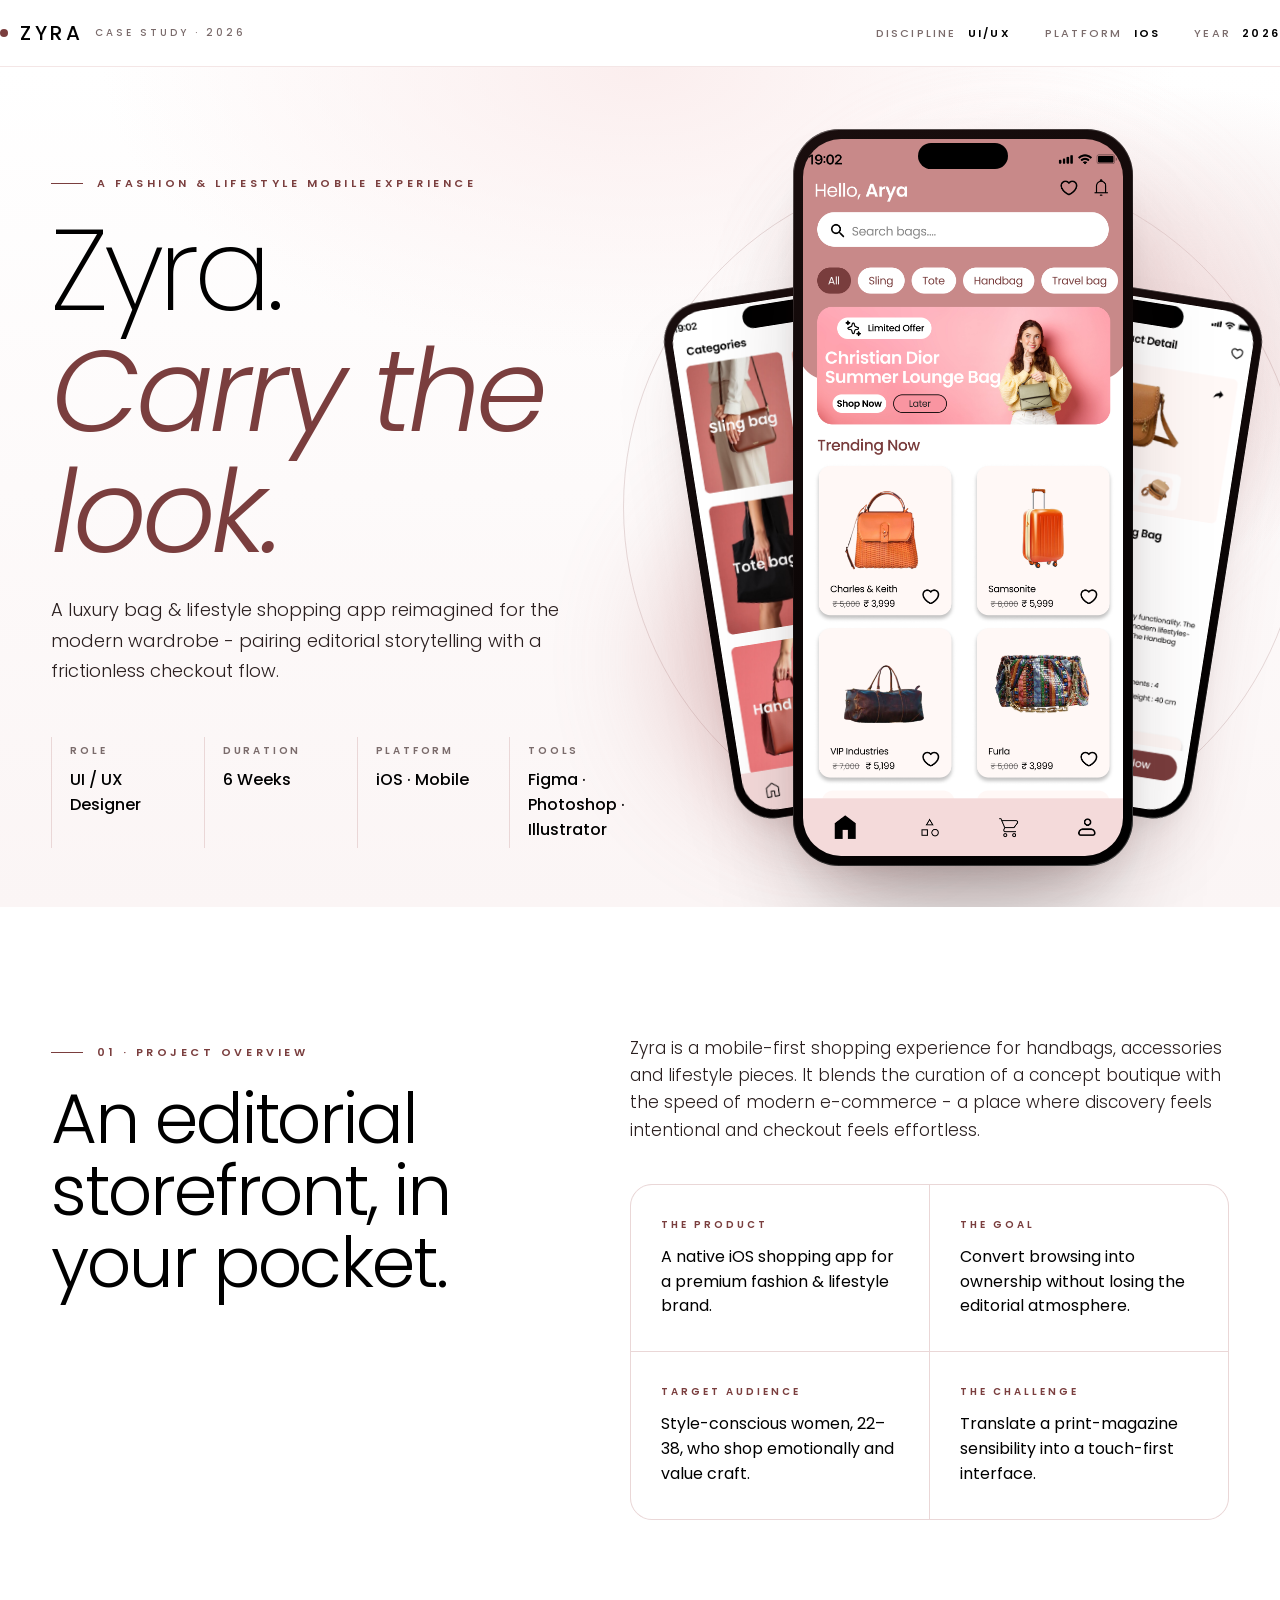
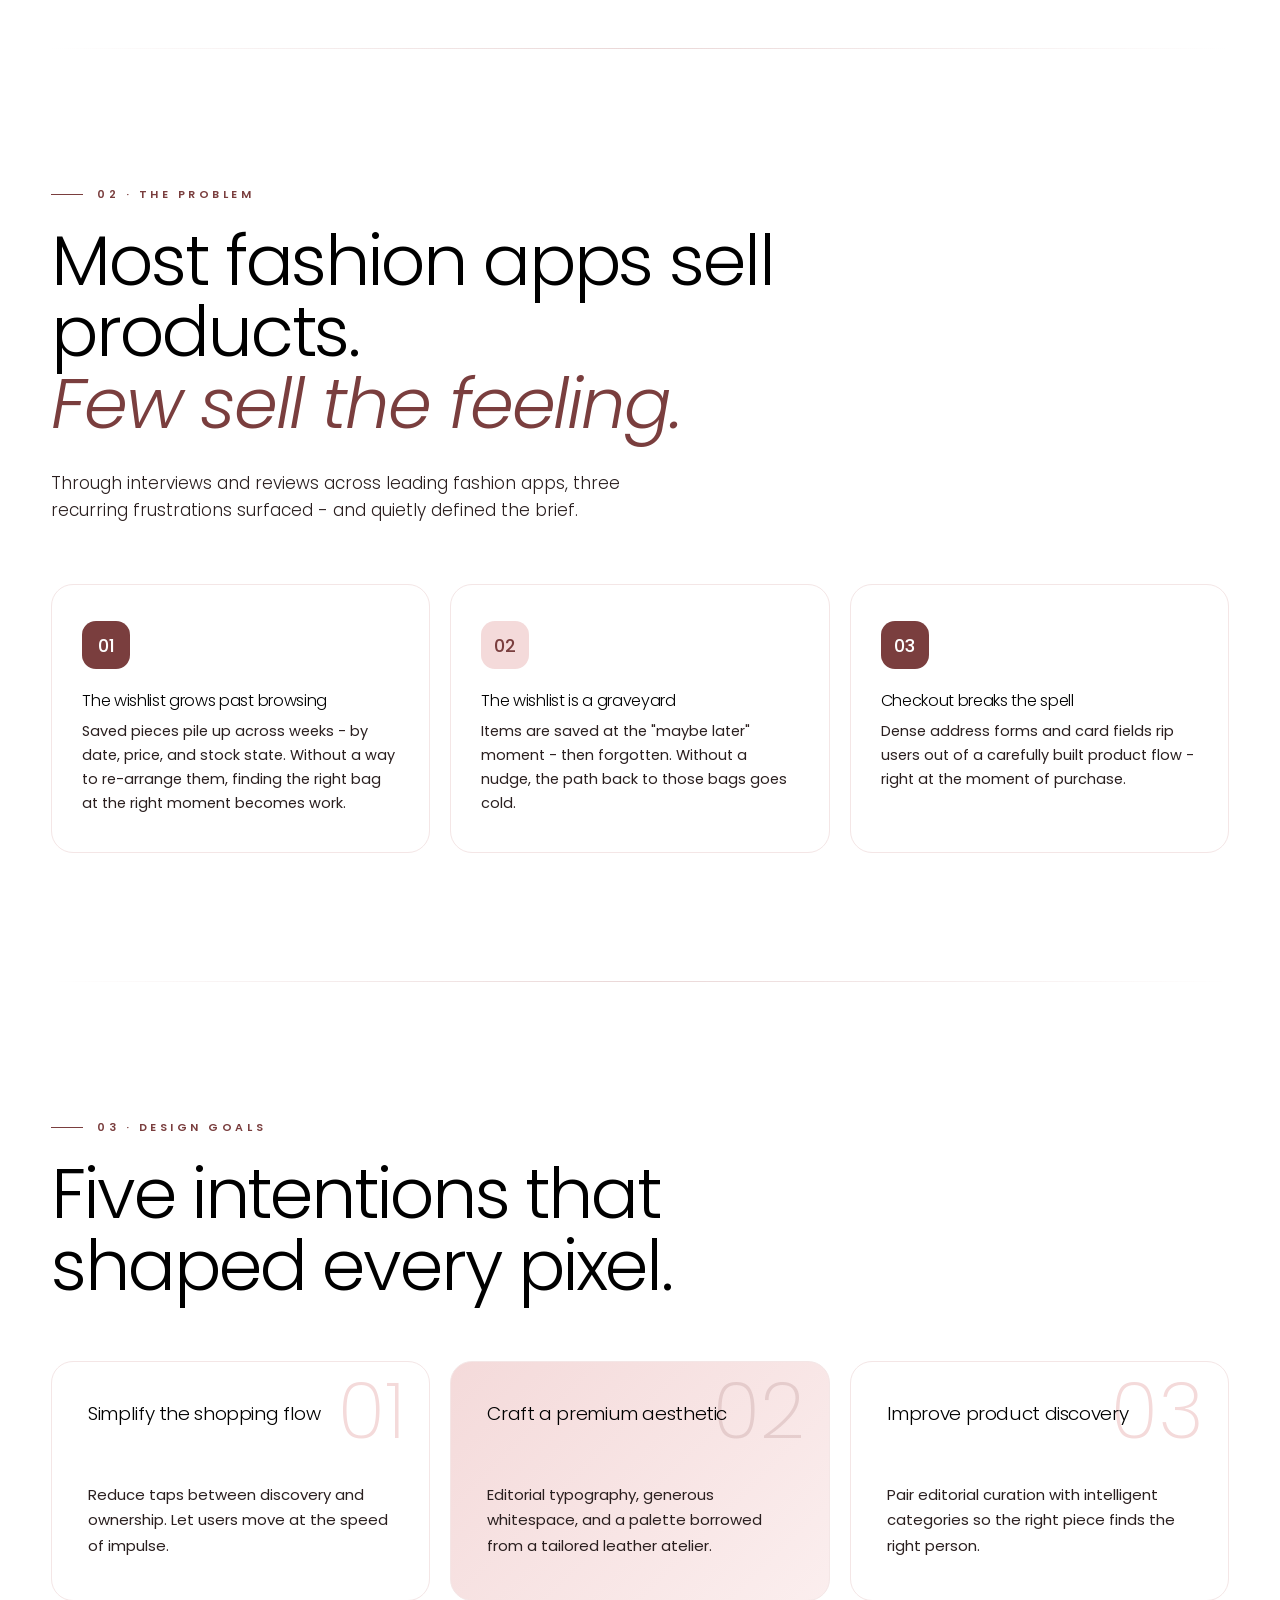
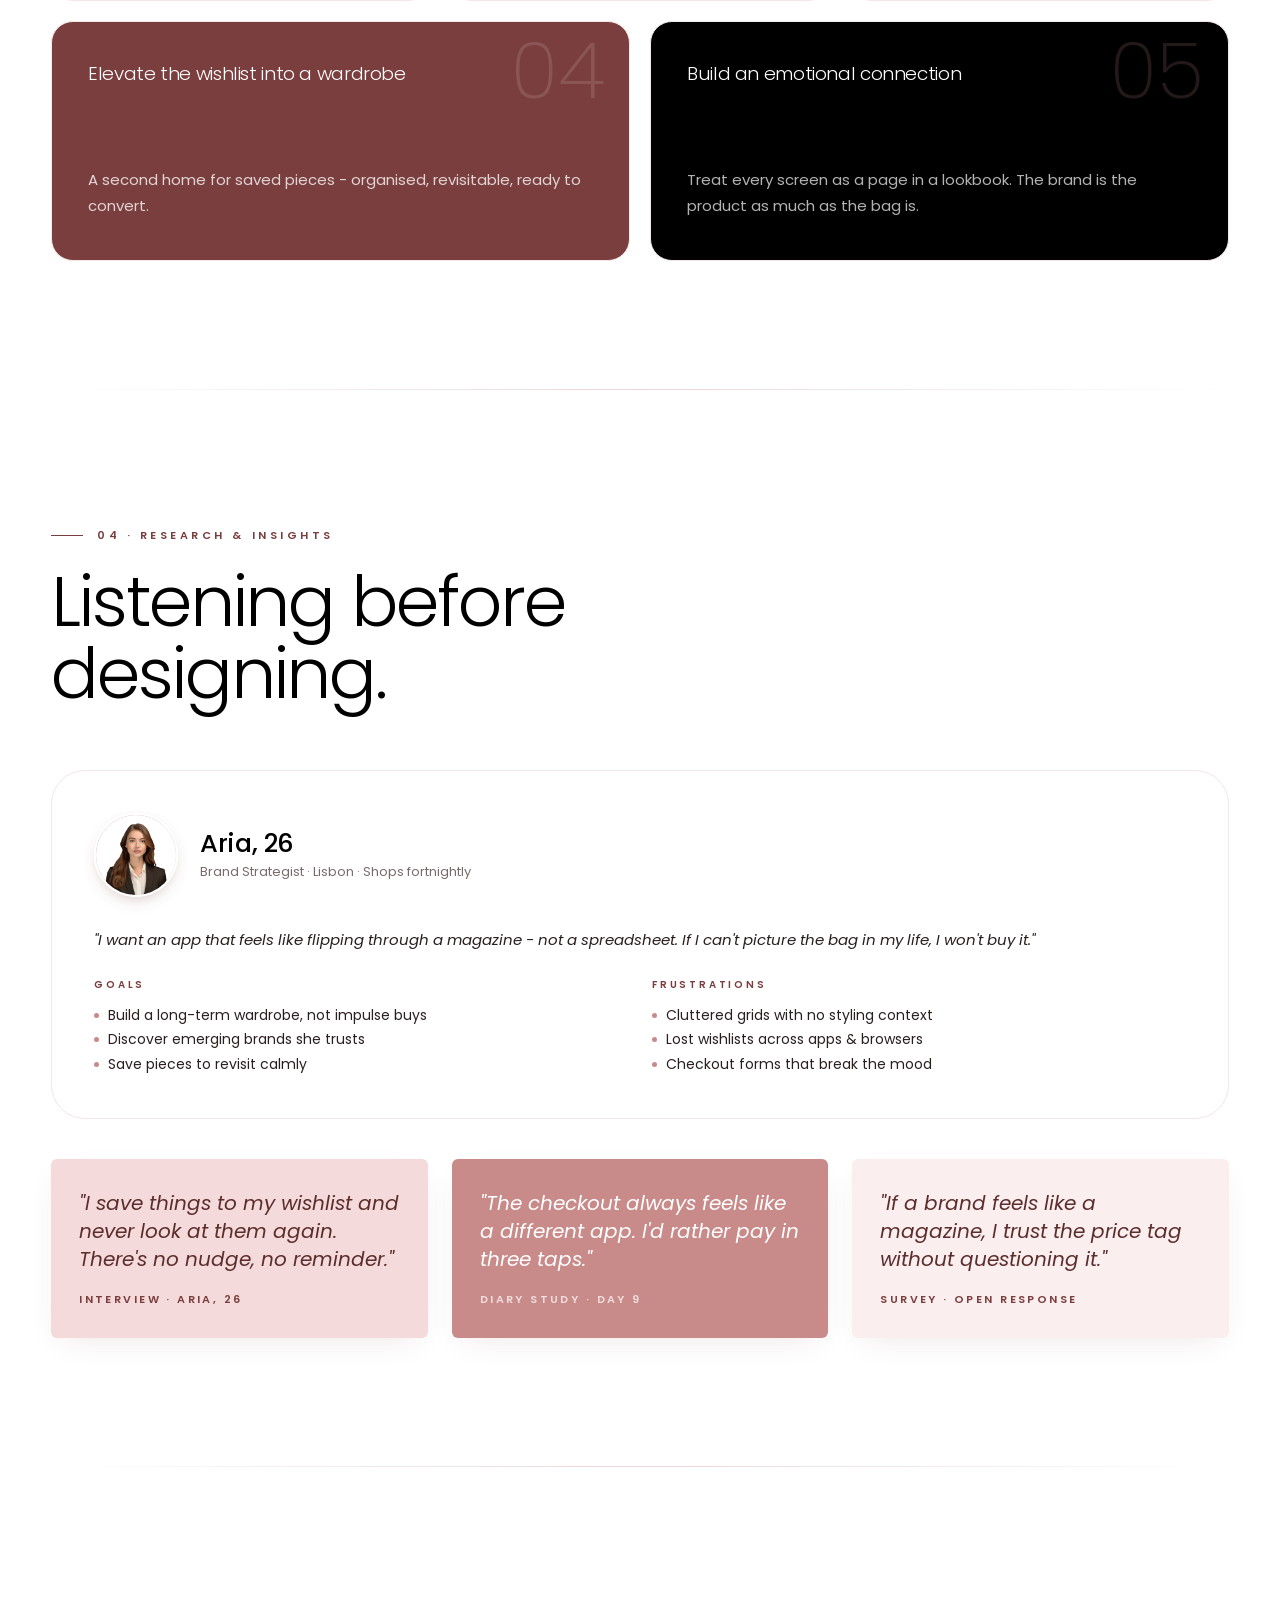
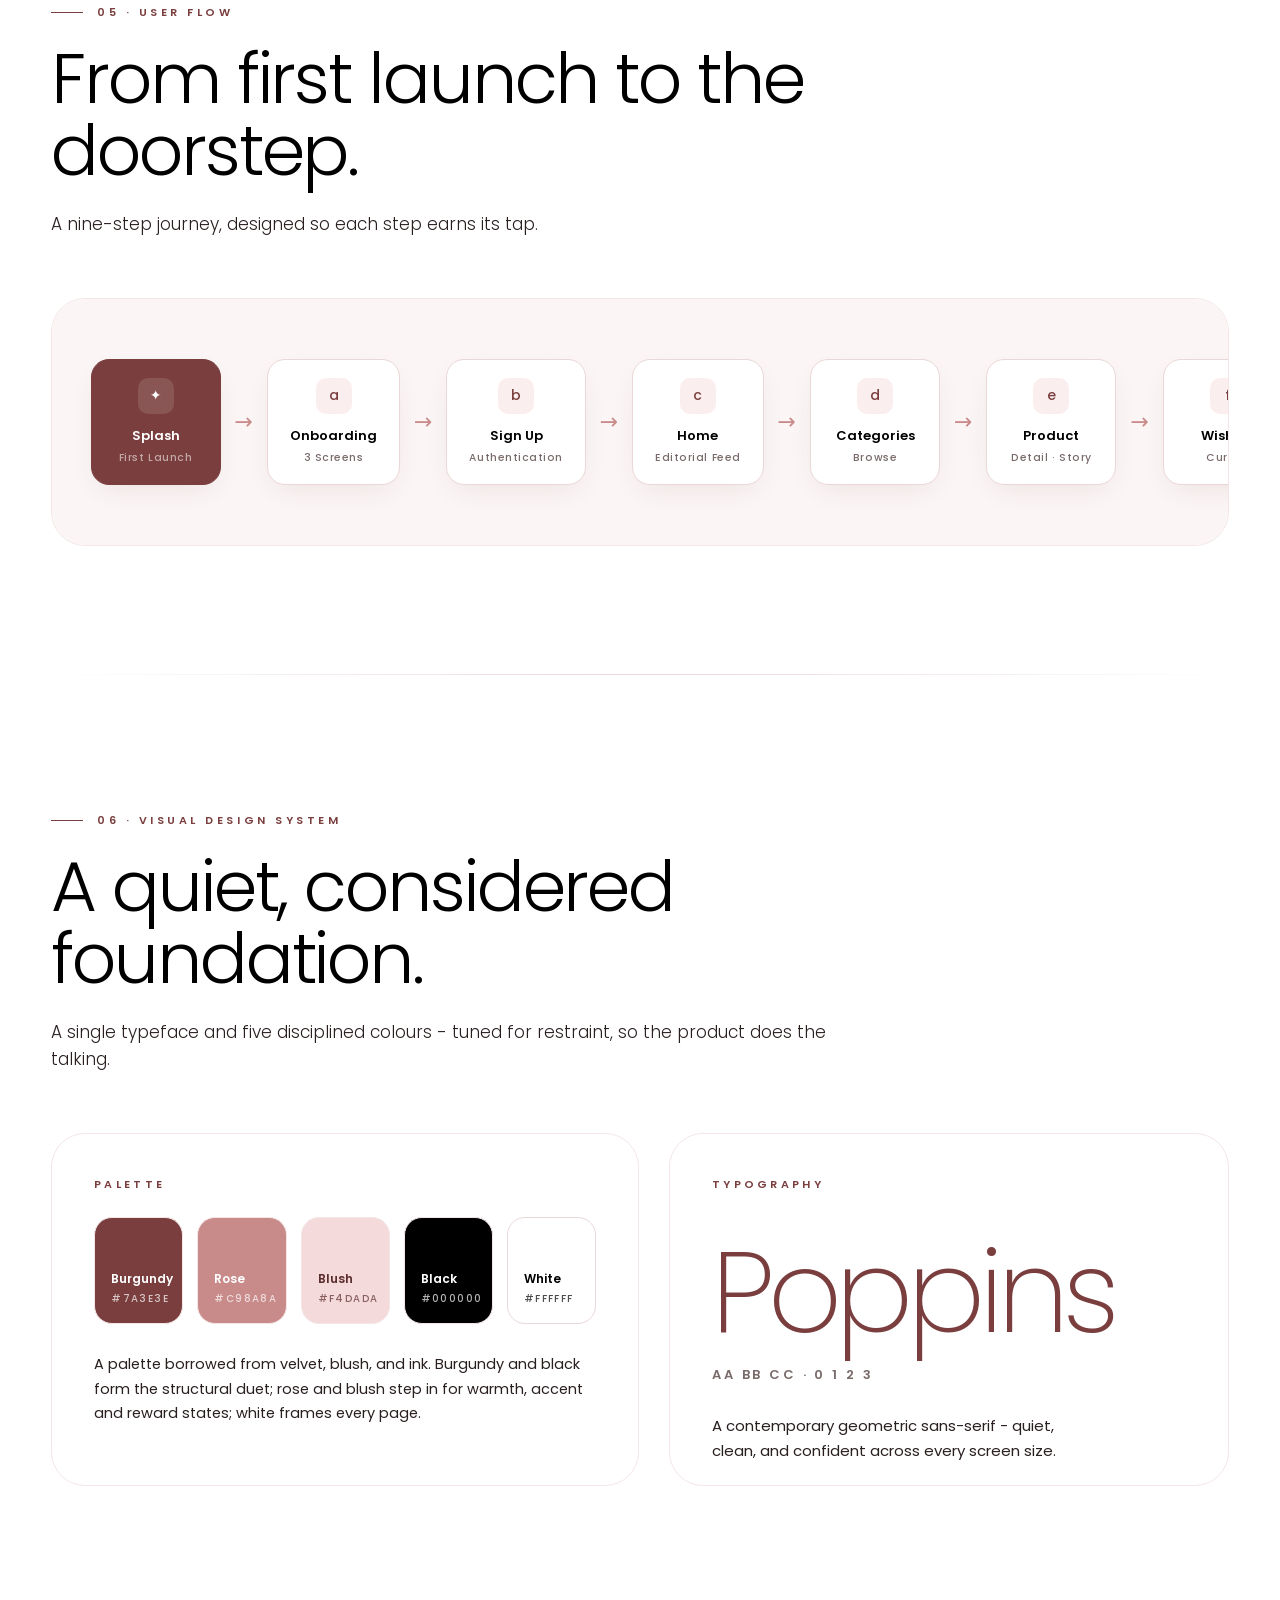
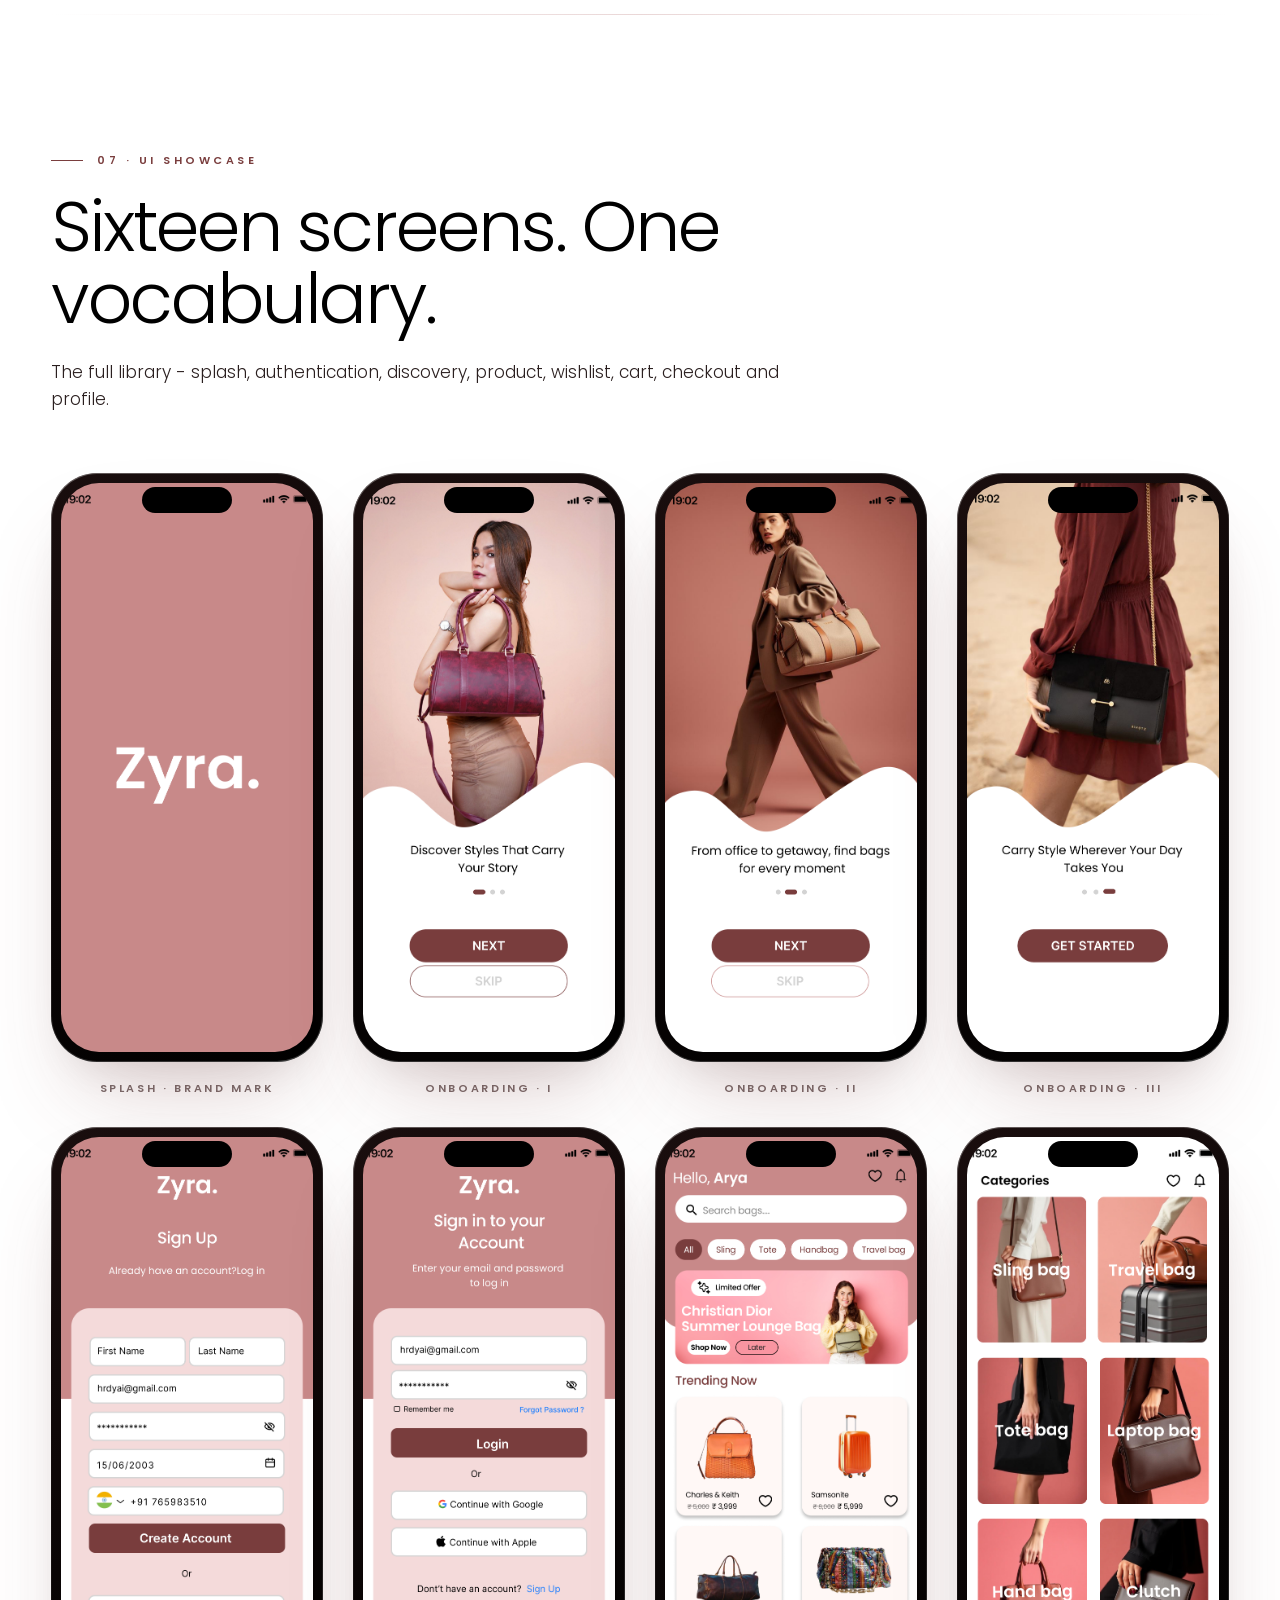
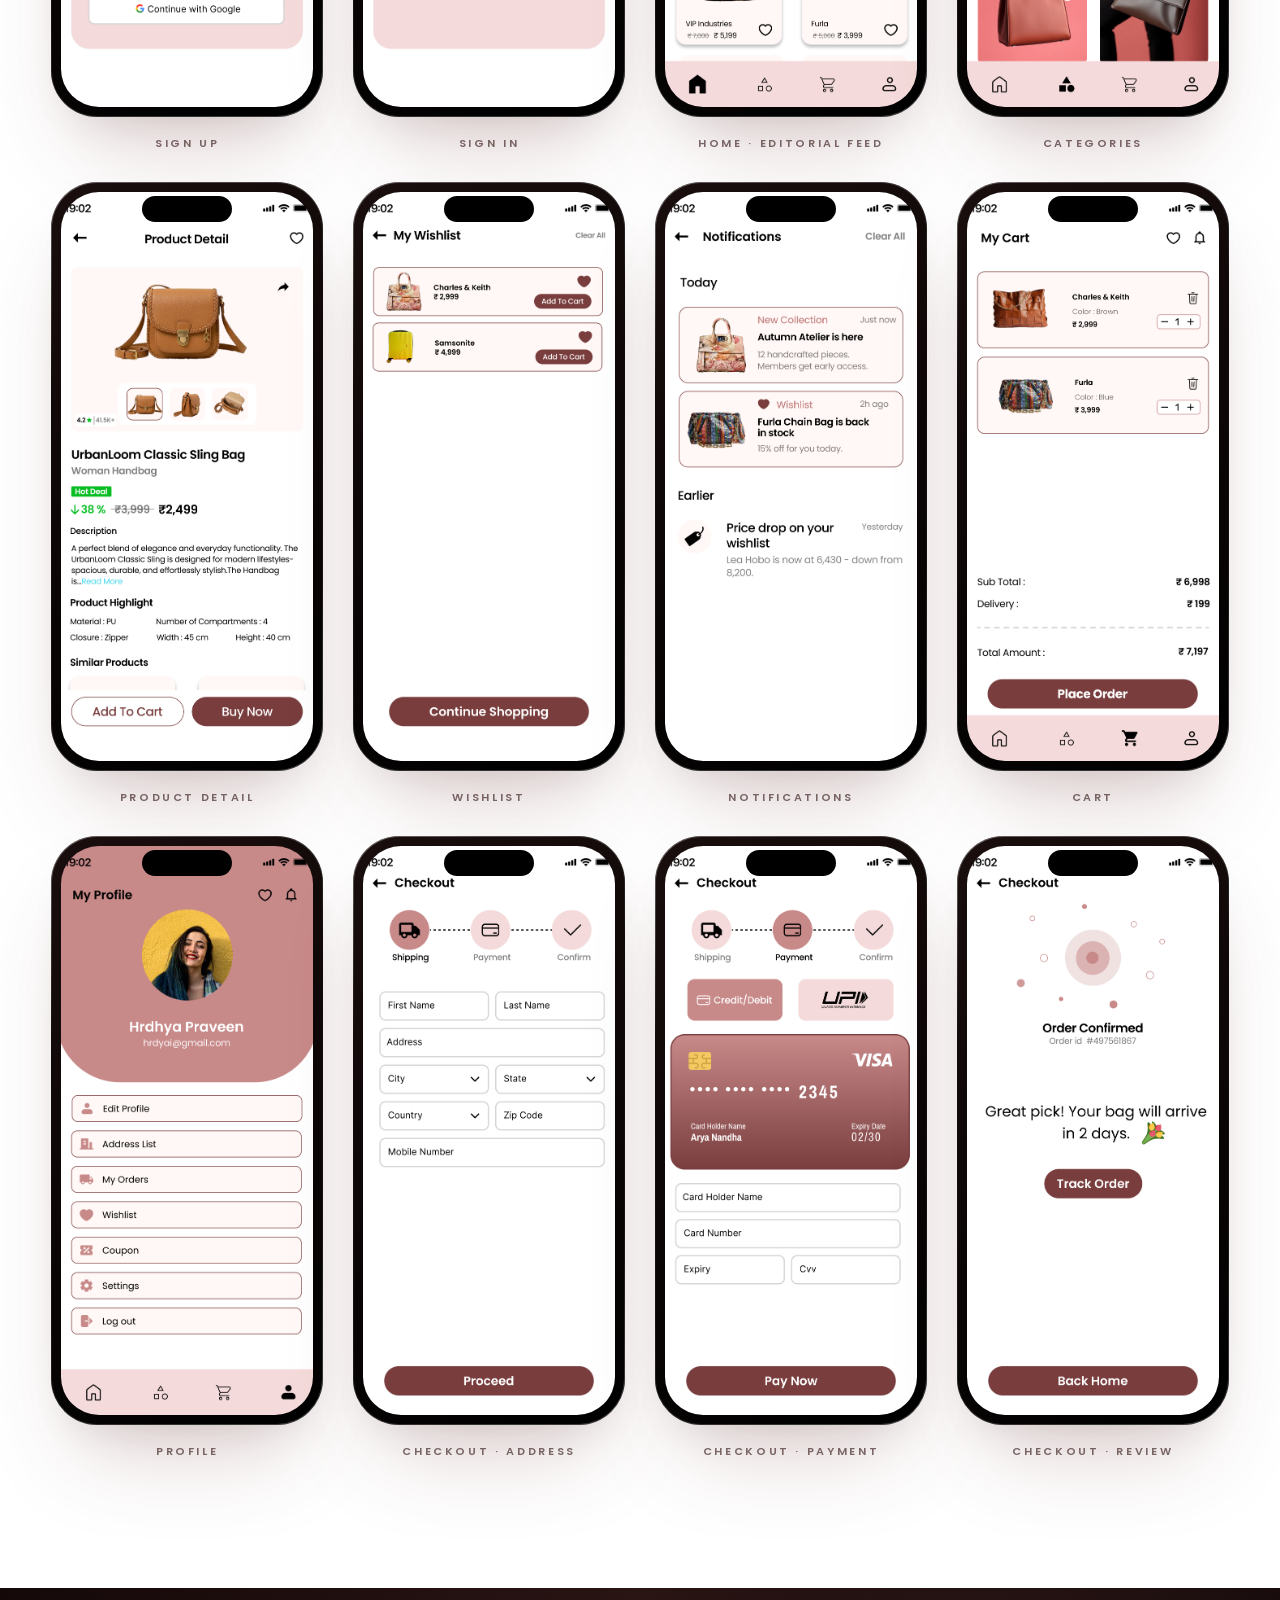
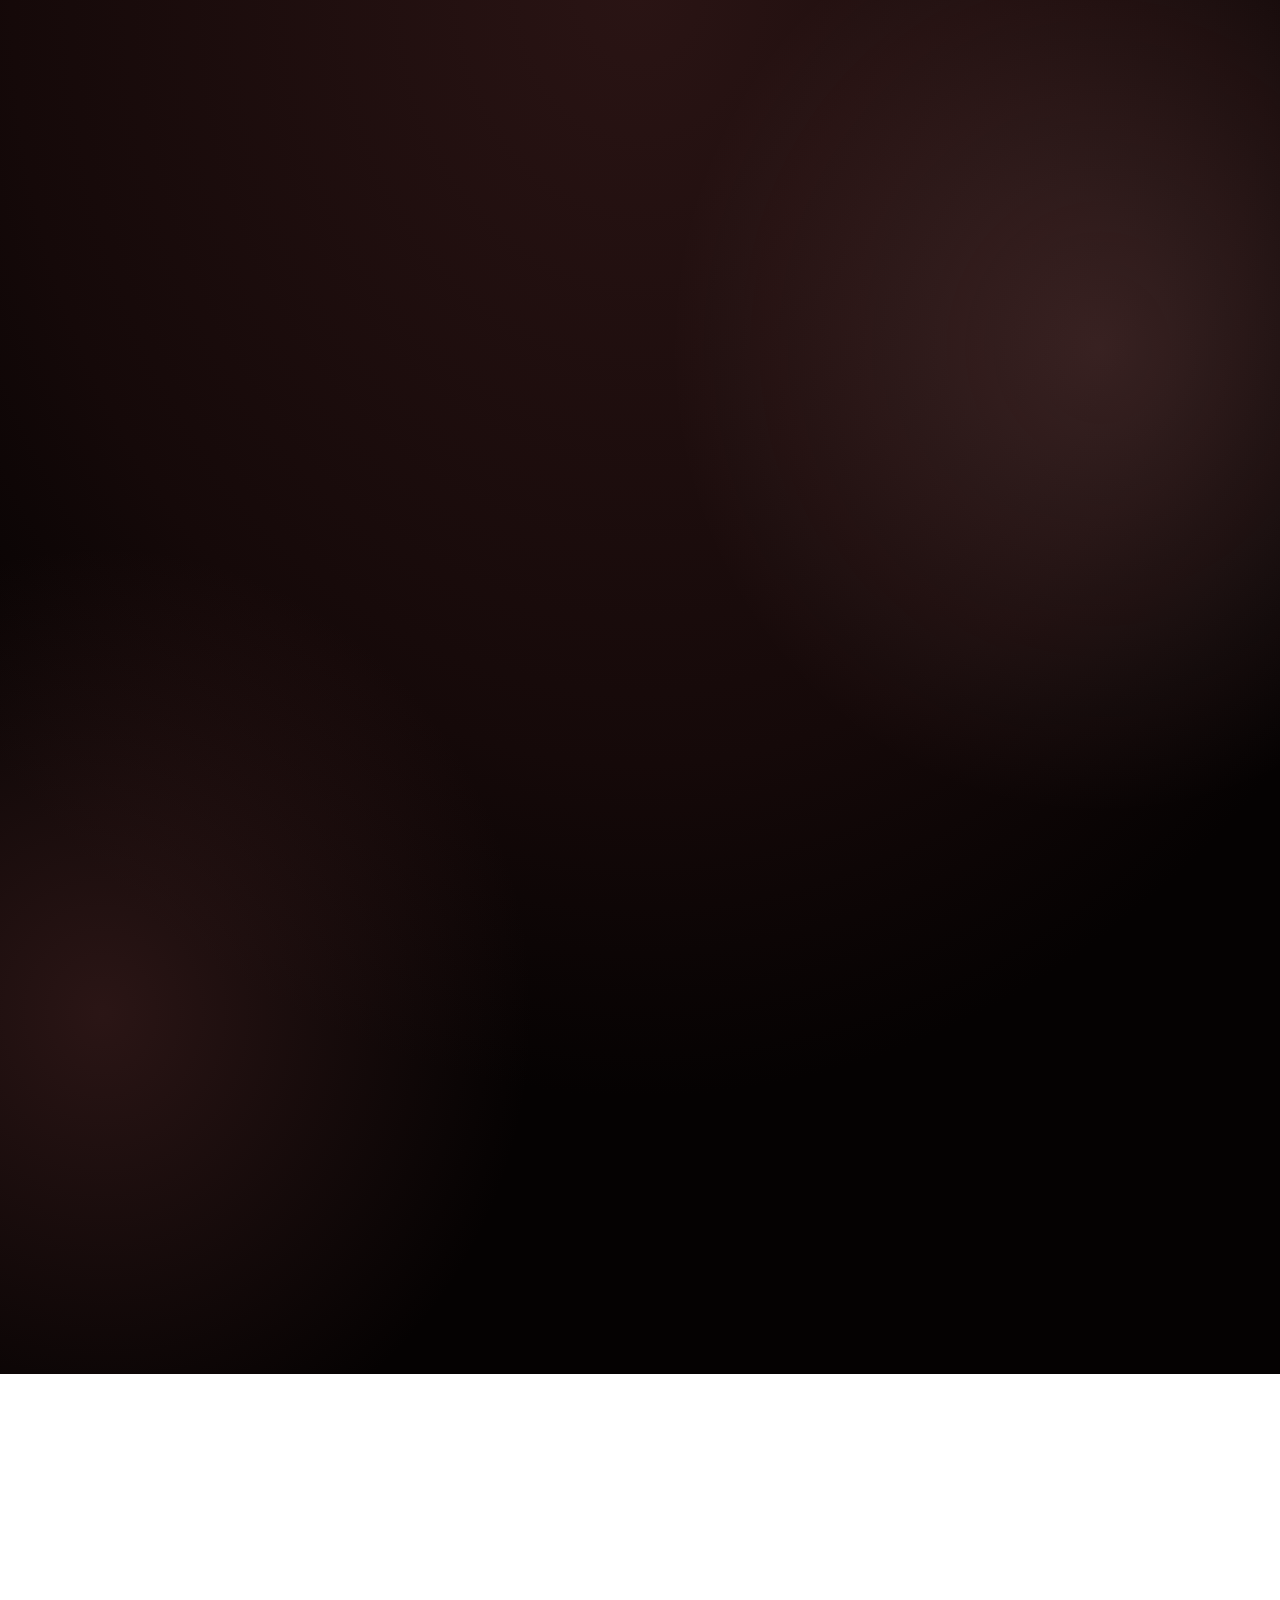
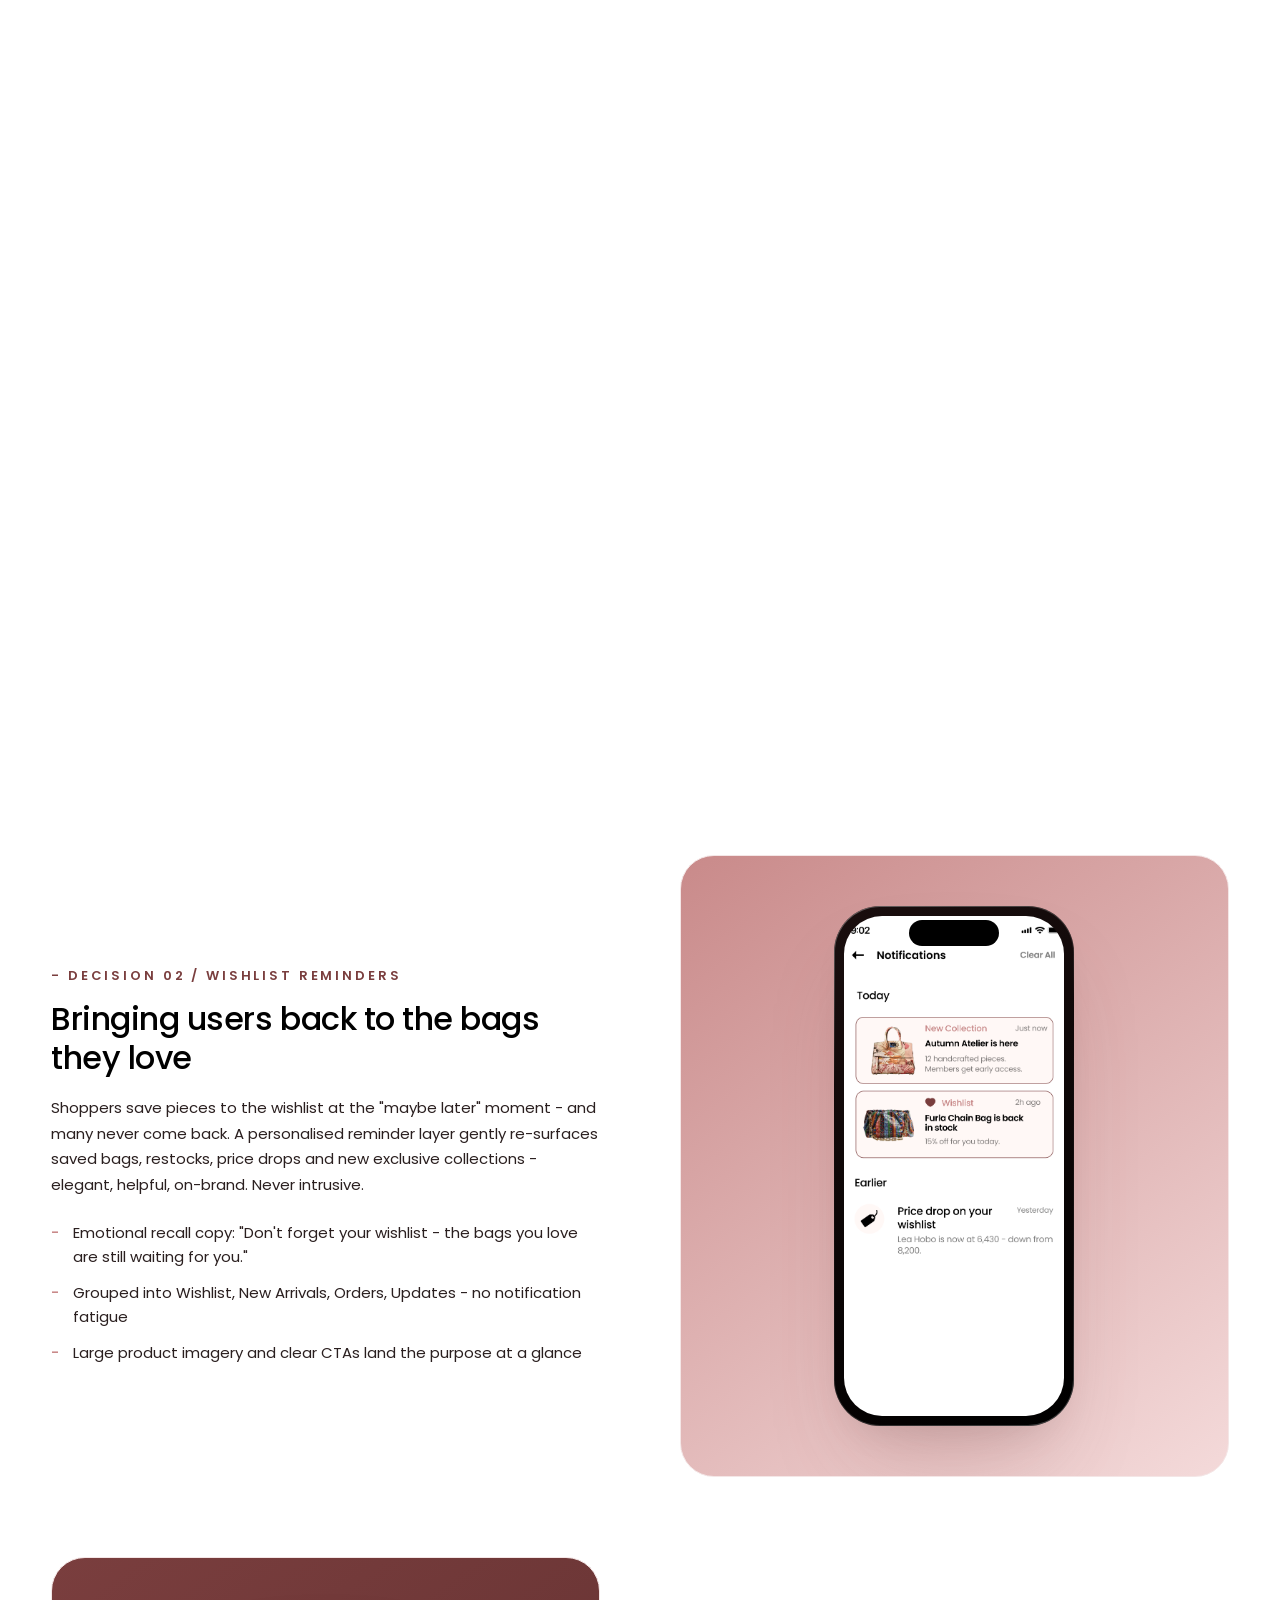
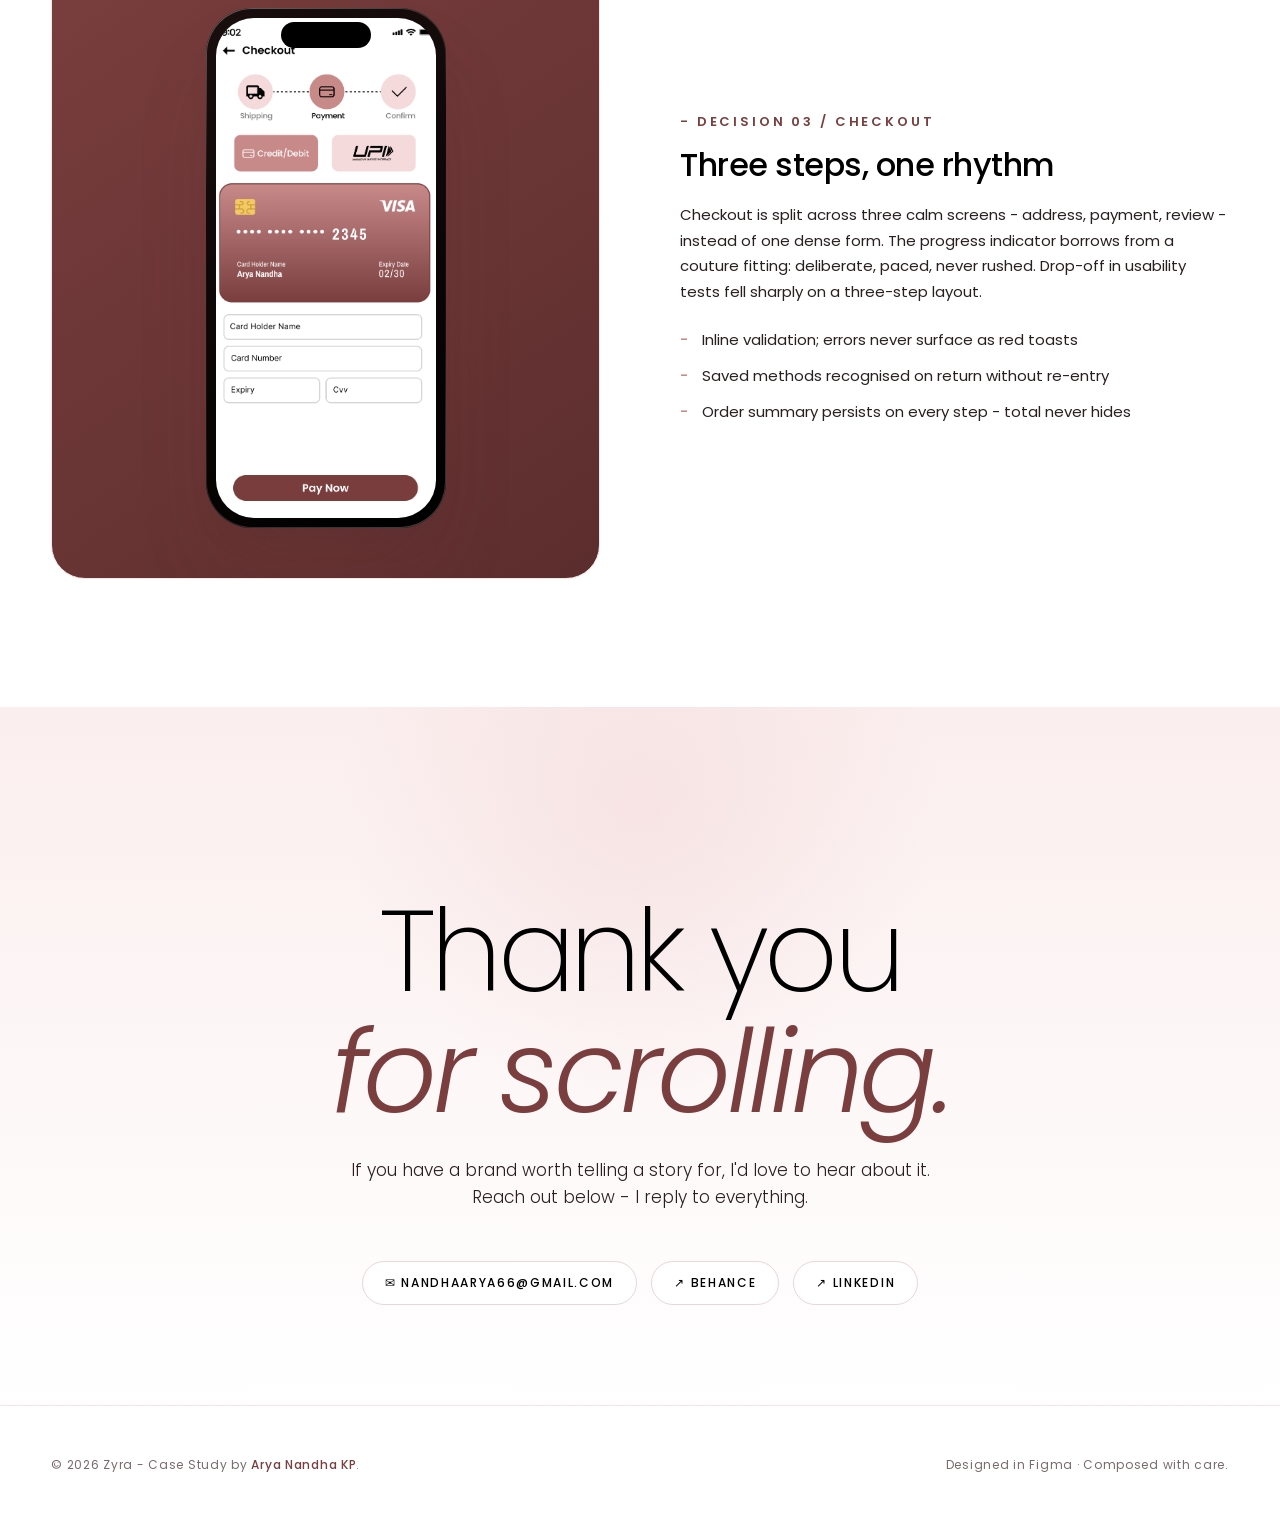
<file: case-study/index.html>
<!doctype html>
<html lang="en">
<head>
<meta charset="utf-8" />
<meta name="viewport" content="width=device-width,initial-scale=1" />
<title>ZYRA - A Luxury Fashion & Lifestyle Shopping App · Case Study</title>
<meta name="description" content="A premium UI/UX case study for ZYRA - a modern fashion & lifestyle shopping mobile app. Designed by Arya Nandha KP." />
<link rel="preconnect" href="https://fonts.googleapis.com" />
<link rel="preconnect" href="https://fonts.gstatic.com" crossorigin />
<link href="https://fonts.googleapis.com/css2?family=Poppins:ital,wght@0,200;0,300;0,400;0,500;0,600;0,700;0,800;1,300;1,400&display=swap" rel="stylesheet" />
<style>
/* ───────────────────────── tokens ───────────────────────── */
:root{
  --maroon:#7A3E3E;
  --maroon-deep:#5C2D2D;
  --rose:#C98A8A;
  --blush:#F4DADA;
  --blush-soft:#FBEEEE;
  --black:#000;
  --white:#fff;
  --ink:#000;
  --ink-soft:#2A1F1F;
  --ink-mute:#7A6B6B;
  --line:#EAD7D7;
  --line-soft:#F4E6E6;
  --paper:#FFFFFF;
  --canvas:#FBF5F5;
  --shadow-lg: 0 50px 90px -30px rgba(122,62,62,.28), 0 20px 40px -20px rgba(0,0,0,.10);
  --shadow-md: 0 30px 50px -25px rgba(122,62,62,.22);
  --shadow-sm: 0 10px 30px -12px rgba(122,62,62,.15);
  --r-sm: 14px;
  --r-md: 22px;
  --r-lg: 34px;
  --r-xl: 48px;
  --sans: "Poppins", -apple-system, BlinkMacSystemFont, "Segoe UI", system-ui, sans-serif;
  --gut: clamp(20px, 4vw, 80px);
}

*{box-sizing:border-box;margin:0;padding:0}
html,body{background:var(--paper);color:var(--ink);font-family:var(--sans);-webkit-font-smoothing:antialiased;text-rendering:optimizeLegibility}
img,svg{display:block;max-width:100%}
a{color:inherit;text-decoration:none}
::selection{background:var(--maroon);color:var(--white)}

.container{max-width:1320px;margin:0 auto;padding:0 var(--gut)}
.section{padding:clamp(80px,10vw,160px) 0;position:relative}
.eyebrow{font-family:var(--sans);font-size:11px;letter-spacing:.32em;text-transform:uppercase;color:var(--maroon);font-weight:600;display:inline-flex;align-items:center;gap:14px}
.eyebrow::before{content:"";width:32px;height:1px;background:var(--maroon)}
h1,h2,h3,h4{font-family:var(--sans);font-weight:300;letter-spacing:-.02em;line-height:1.05;color:var(--ink)}
.h-display{font-size:clamp(54px,9vw,148px);font-weight:200;letter-spacing:-.04em}
.h-display .it{font-style:italic;font-weight:300;color:var(--maroon)}
.h1{font-size:clamp(40px,5.5vw,84px);font-weight:300;line-height:1.02;letter-spacing:-.03em}
.h2{font-size:clamp(30px,3.6vw,52px);font-weight:300;line-height:1.08;letter-spacing:-.02em}
.h3{font-size:clamp(22px,2vw,28px);font-weight:500;line-height:1.2;letter-spacing:-.015em}
.h4{font-size:18px;font-weight:600;line-height:1.3;letter-spacing:-.005em}
p{font-size:clamp(15px,1.05vw,17px);line-height:1.7;color:var(--ink-soft);font-weight:400}
.lead{font-size:clamp(17px,1.3vw,21px);line-height:1.6;color:var(--ink-soft);font-weight:300}
.divider{height:1px;background:linear-gradient(to right,transparent,var(--line),transparent);margin:0}

/* ───────────────────────── nav ───────────────────────── */
.nav{position:sticky;top:0;z-index:50;background:rgba(255,255,255,.82);backdrop-filter:blur(18px);-webkit-backdrop-filter:blur(18px);border-bottom:1px solid var(--line-soft)}
.nav-inner{display:flex;align-items:center;justify-content:space-between;padding:18px 0}
.brand{display:flex;align-items:center;gap:12px;font-size:20px;letter-spacing:.18em;font-weight:500}
.brand-dot{width:8px;height:8px;border-radius:50%;background:var(--maroon)}
.brand small{font-size:10px;letter-spacing:.3em;color:var(--ink-mute);text-transform:uppercase;font-weight:500}
.nav-meta{display:flex;gap:34px;font-size:11px;letter-spacing:.2em;text-transform:uppercase;color:var(--ink-mute);font-weight:500}
.nav-meta span b{color:var(--ink);font-weight:600;margin-left:6px}
@media (max-width:760px){.nav-meta{display:none}}

/* ───────────────────────── hero ───────────────────────── */
.hero{padding:80px 0 40px;overflow:hidden;position:relative;background:
  radial-gradient(60% 50% at 50% 0%, var(--blush-soft) 0%, transparent 70%),
  radial-gradient(40% 40% at 90% 30%, rgba(201,138,138,.25) 0%, transparent 70%),
  linear-gradient(180deg, var(--paper) 0%, var(--canvas) 100%);}
.hero-grid{display:grid;grid-template-columns:1.05fr .95fr;gap:60px;align-items:center;min-height:78vh}
@media (max-width:980px){.hero-grid{grid-template-columns:1fr;min-height:auto}}
.hero h1{margin:18px 0 22px}
.hero .tagline{max-width:520px;color:var(--ink-soft);font-size:18px;line-height:1.7;font-weight:300}
.hero-meta{margin-top:50px;display:grid;grid-template-columns:repeat(4,minmax(0,1fr));gap:24px;max-width:680px}
@media (max-width:680px){.hero-meta{grid-template-columns:repeat(2,1fr)}}
.hero-meta div{border-left:1px solid var(--line);padding:6px 0 6px 18px}
.hero-meta label{display:block;font-size:10px;letter-spacing:.28em;color:var(--ink-mute);text-transform:uppercase;font-weight:600;margin-bottom:8px}
.hero-meta strong{font-size:16px;font-weight:500;color:var(--ink)}
.hero-stage{position:relative;height:720px;display:flex;align-items:center;justify-content:center}
@media (max-width:980px){.hero-stage{height:520px}}
.hero-stage .blob{position:absolute;border-radius:50%;filter:blur(60px);z-index:0}
.hero-stage .blob.a{width:380px;height:380px;background:var(--blush);top:5%;right:5%;opacity:.85}
.hero-stage .blob.b{width:300px;height:300px;background:var(--rose);bottom:8%;left:-5%;opacity:.45}
.hero-stage .ring{position:absolute;border:1px solid rgba(122,62,62,.18);border-radius:50%;z-index:0}
.hero-stage .ring.r1{width:520px;height:520px}
.hero-stage .ring.r2{width:680px;height:680px}
@media (max-width:680px){.hero-stage .ring.r2{display:none}}

.phone-stack{position:relative;width:100%;height:100%;display:flex;align-items:center;justify-content:center;z-index:1}
.phone-stack .device{position:absolute;will-change:transform,opacity}
.phone-stack .device.left{z-index:2;animation:slideInLeft 1.35s cubic-bezier(.22,.85,.25,1) .55s both}
.phone-stack .device.center{z-index:3;box-shadow:0 70px 110px -40px rgba(40,20,20,.4), 0 30px 50px -30px rgba(122,62,62,.25);animation:popCenter 1.05s cubic-bezier(.22,.85,.25,1) .1s both}
.phone-stack .device.right{z-index:2;animation:slideInRight 1.35s cubic-bezier(.22,.85,.25,1) .55s both}

@keyframes slideInLeft{
  0%   {transform:translate(-720px,80px) rotate(-22deg) scale(.6); opacity:0}
  60%  {opacity:1}
  100% {transform:translate(-145px,40px) rotate(-9deg) scale(.86); opacity:1}
}
@keyframes slideInRight{
  0%   {transform:translate(720px,80px) rotate(22deg) scale(.6); opacity:0}
  60%  {opacity:1}
  100% {transform:translate(145px,40px) rotate(9deg) scale(.86); opacity:1}
}
@keyframes popCenter{
  0%   {transform:translateY(60px) scale(.9); opacity:0}
  60%  {opacity:1}
  100% {transform:translateY(-10px) scale(1); opacity:1}
}
@keyframes floatCenter{
  0%,100% {transform:translateY(-10px) scale(1)}
  50%     {transform:translateY(-22px) scale(1)}
}
@keyframes floatLeft{
  0%,100% {transform:translate(-145px,40px) rotate(-9deg) scale(.86)}
  50%     {transform:translate(-145px,28px) rotate(-9deg) scale(.86)}
}
@keyframes floatRight{
  0%,100% {transform:translate(145px,40px) rotate(9deg) scale(.86)}
  50%     {transform:translate(145px,28px) rotate(9deg) scale(.86)}
}
/* gentle float kicks in once the entrance has settled */
.phone-stack .device.center{animation:popCenter 1.05s cubic-bezier(.22,.85,.25,1) .1s both, floatCenter 6s ease-in-out 1.5s infinite}
.phone-stack .device.left{animation:slideInLeft 1.35s cubic-bezier(.22,.85,.25,1) .55s both, floatLeft 7s ease-in-out 2s infinite}
.phone-stack .device.right{animation:slideInRight 1.35s cubic-bezier(.22,.85,.25,1) .55s both, floatRight 7s ease-in-out 2.3s infinite}

@media (max-width:760px){
  .phone-stack .device.left{animation:slideInLeftSm 1.2s cubic-bezier(.22,.85,.25,1) .55s both, floatLeftSm 7s ease-in-out 2s infinite}
  .phone-stack .device.right{animation:slideInRightSm 1.2s cubic-bezier(.22,.85,.25,1) .55s both, floatRightSm 7s ease-in-out 2.3s infinite}
  .phone-stack .device.center{animation:popCenterSm 1s cubic-bezier(.22,.85,.25,1) .1s both, floatCenterSm 6s ease-in-out 1.5s infinite}
  @keyframes slideInLeftSm{
    0%   {transform:translate(-440px,60px) rotate(-22deg) scale(.5); opacity:0}
    100% {transform:translate(-95px,30px) rotate(-9deg) scale(.7); opacity:1}
  }
  @keyframes slideInRightSm{
    0%   {transform:translate(440px,60px) rotate(22deg) scale(.5); opacity:0}
    100% {transform:translate(95px,30px) rotate(9deg) scale(.7); opacity:1}
  }
  @keyframes popCenterSm{
    0%   {transform:scale(.7); opacity:0}
    100% {transform:scale(.85); opacity:1}
  }
  @keyframes floatCenterSm{
    0%,100% {transform:scale(.85)}
    50%     {transform:translateY(-10px) scale(.85)}
  }
  @keyframes floatLeftSm{
    0%,100% {transform:translate(-95px,30px) rotate(-9deg) scale(.7)}
    50%     {transform:translate(-95px,20px) rotate(-9deg) scale(.7)}
  }
  @keyframes floatRightSm{
    0%,100% {transform:translate(95px,30px) rotate(9deg) scale(.7)}
    50%     {transform:translate(95px,20px) rotate(9deg) scale(.7)}
  }
}

@media (prefers-reduced-motion: reduce){
  .phone-stack .device{animation:none !important}
  .phone-stack .device.left{transform:translate(-145px,40px) rotate(-9deg) scale(.86)}
  .phone-stack .device.center{transform:translateY(-10px)}
  .phone-stack .device.right{transform:translate(145px,40px) rotate(9deg) scale(.86)}
}

/* ───────────────────────── device mockup ───────────────────────── */
.device{
  --w: 280px;
  width:var(--w);aspect-ratio: 9 / 19.5;
  border-radius:46px;
  background:linear-gradient(150deg,#1a0e0e,#0a0505 60%,#000);
  padding:10px;
  box-shadow: var(--shadow-lg);
  position:relative;
}
.device::before{content:"";position:absolute;inset:0;border-radius:46px;padding:1px;background:linear-gradient(160deg,rgba(255,255,255,.35),rgba(255,255,255,0) 30%,rgba(255,255,255,.06) 70%,rgba(255,255,255,.25));-webkit-mask:linear-gradient(#000 0 0) content-box,linear-gradient(#000 0 0);-webkit-mask-composite:xor;mask-composite:exclude;pointer-events:none}
.device .screen{
  width:100%;height:100%;border-radius:38px;overflow:hidden;background:var(--blush-soft);position:relative;isolation:isolate;
}
.device .screen img{width:100%;height:100%;object-fit:cover;display:block}
.device .island{position:absolute;top:14px;left:50%;transform:translateX(-50%);width:90px;height:26px;border-radius:14px;background:#000;z-index:5}
.device.sm{--w:200px;border-radius:34px;padding:7px}
.device.sm .screen{border-radius:28px}
.device.sm .island{width:68px;height:18px;top:10px}
.device.lg{--w:340px}
.device.xl{--w:420px}

/* ───────────────────────── overview ───────────────────────── */
.two-col{display:grid;grid-template-columns:1fr 1.2fr;gap:80px;align-items:start}
@media (max-width:900px){.two-col{grid-template-columns:1fr;gap:40px}}
.kv-grid{display:grid;grid-template-columns:repeat(2,1fr);gap:1px;background:var(--line);border:1px solid var(--line);border-radius:var(--r-md);overflow:hidden;margin-top:40px}
.kv-grid > div{background:var(--paper);padding:32px 30px}
.kv-grid label{font-size:10px;letter-spacing:.3em;color:var(--maroon);text-transform:uppercase;font-weight:600;display:block;margin-bottom:12px}
.kv-grid p{font-size:16px;line-height:1.55;color:var(--ink);font-weight:400}

/* ───────────────────────── problem cards ───────────────────────── */
.cards{display:grid;grid-template-columns:repeat(3,1fr);gap:20px;margin-top:60px}
@media (max-width:900px){.cards{grid-template-columns:1fr}}
.card{background:var(--paper);border:1px solid var(--line-soft);border-radius:var(--r-md);padding:36px 30px;transition:transform .35s ease, box-shadow .35s ease, border-color .35s ease}
.card:hover{transform:translateY(-4px);box-shadow:var(--shadow-md);border-color:var(--rose)}
.card .ix{width:48px;height:48px;border-radius:14px;background:var(--maroon);color:var(--white);display:flex;align-items:center;justify-content:center;font-size:18px;font-weight:500;margin-bottom:24px}
.card.alt .ix{background:var(--blush);color:var(--maroon)}
.card h4{margin-bottom:10px}
.card p{font-size:14.5px;line-height:1.65}
.card .num{font-size:42px;color:var(--rose);line-height:1;margin-bottom:18px;font-weight:300}

/* ───────────────────────── goals ───────────────────────── */
.goals{display:grid;grid-template-columns:repeat(12,1fr);gap:20px;margin-top:60px}
.goal{grid-column:span 4;background:var(--paper);border:1px solid var(--line-soft);border-radius:var(--r-md);padding:42px 36px;position:relative;overflow:hidden;min-height:240px;display:flex;flex-direction:column;justify-content:space-between}
.goal:nth-child(4){grid-column:span 6}
.goal:nth-child(5){grid-column:span 6}
@media (max-width:900px){.goal,.goal:nth-child(4),.goal:nth-child(5){grid-column:span 12}}
.goal .num{font-size:78px;font-weight:200;color:var(--blush);position:absolute;right:24px;top:10px;line-height:1;pointer-events:none}
.goal h3{margin-bottom:14px;position:relative;z-index:1}
.goal p{position:relative;z-index:1;font-size:15px}
.goal.dark{background:var(--maroon);color:var(--white)}
.goal.dark h3{color:var(--white)}
.goal.dark p{color:rgba(255,255,255,.78)}
.goal.dark .num{color:rgba(255,255,255,.12)}
.goal.pink{background:linear-gradient(135deg,var(--blush),var(--blush-soft))}
.goal.pink .num{color:rgba(122,62,62,.15)}
.goal.black{background:var(--black);color:var(--white)}
.goal.black h3{color:var(--white)}
.goal.black p{color:rgba(255,255,255,.7)}
.goal.black .num{color:rgba(201,138,138,.18)}

/* ───────────────────────── research ───────────────────────── */
.research-grid{display:grid;grid-template-columns:1fr;gap:30px;margin-top:60px}
.persona{background:var(--paper);border:1px solid var(--line-soft);border-radius:var(--r-lg);padding:42px}
.persona-head{display:flex;align-items:center;gap:22px;margin-bottom:30px}
.avatar{width:84px;height:84px;border-radius:50%;background:linear-gradient(135deg,var(--rose),var(--blush));overflow:hidden;position:relative;flex-shrink:0;box-shadow:0 6px 18px -8px rgba(122,62,62,.45);border:2px solid var(--white)}
.avatar img{width:100%;height:100%;object-fit:cover;display:block}
.persona-head h3{margin-bottom:4px}
.persona-head .meta{font-size:13px;color:var(--ink-mute)}
.persona-row{display:grid;grid-template-columns:1fr 1fr;gap:24px;margin-top:24px}
.persona-row > div label{font-size:10px;letter-spacing:.28em;color:var(--maroon);font-weight:600;text-transform:uppercase;display:block;margin-bottom:10px}
.persona-row > div ul{list-style:none;font-size:14px;line-height:1.75;color:var(--ink-soft)}
.persona-row > div ul li{position:relative;padding-left:14px}
.persona-row > div ul li::before{content:"";position:absolute;left:0;top:10px;width:5px;height:5px;border-radius:50%;background:var(--rose)}

.stickies{display:grid;grid-template-columns:repeat(3,1fr);gap:24px;margin-top:40px}
@media (max-width:800px){.stickies{grid-template-columns:1fr}}
.sticky{background:var(--blush);border-radius:6px;padding:30px 28px;position:relative;box-shadow:var(--shadow-sm);transform:rotate(-1deg)}
.sticky:nth-child(2){background:var(--rose);transform:rotate(.8deg)}
.sticky:nth-child(2) .q{color:var(--white)}
.sticky:nth-child(2) .src{color:rgba(255,255,255,.7)}
.sticky:nth-child(3){background:var(--blush-soft);transform:rotate(-.3deg)}
.sticky .q{font-style:italic;font-size:20px;line-height:1.4;color:var(--maroon-deep);margin-bottom:18px;font-weight:400}
.sticky .src{font-size:11px;letter-spacing:.22em;text-transform:uppercase;color:var(--maroon);font-weight:600}

/* ───────────────────────── user flow ───────────────────────── */
.flow{margin-top:60px;background:var(--canvas);border:1px solid var(--line-soft);border-radius:var(--r-lg);padding:60px clamp(20px,3vw,40px);overflow-x:auto}
.flow-track{display:flex;align-items:center;gap:14px;min-width:1000px}
.node{background:#fff;border:1px solid var(--line);border-radius:18px;padding:18px 22px;min-width:130px;text-align:center;flex-shrink:0;position:relative;box-shadow:var(--shadow-sm)}
.node .ico{width:36px;height:36px;border-radius:10px;background:var(--blush-soft);margin:0 auto 12px;display:flex;align-items:center;justify-content:center;font-size:14px;color:var(--maroon);font-weight:500}
.node .lbl{font-size:13px;font-weight:600;color:var(--ink)}
.node .sub{font-size:10.5px;color:var(--ink-mute);margin-top:4px;letter-spacing:.05em;font-weight:500}
.node.start{background:var(--maroon);color:var(--white);border-color:var(--maroon)}
.node.start .ico{background:rgba(255,255,255,.12);color:var(--white)}
.node.start .lbl{color:var(--white)}
.node.start .sub{color:rgba(255,255,255,.55)}
.node.end{background:var(--blush);border-color:var(--rose)}
.node.end .ico{background:var(--white)}
.arrow{flex-shrink:0;color:var(--rose);font-size:22px;font-weight:300}

/* ───────────────────────── design system ───────────────────────── */
.ds-row{display:grid;grid-template-columns:1.05fr 1fr;gap:30px;margin-top:60px}
@media (max-width:900px){.ds-row{grid-template-columns:1fr}}
.panel{background:var(--paper);border:1px solid var(--line-soft);border-radius:var(--r-lg);padding:42px}
.panel-title{font-size:11px;letter-spacing:.3em;text-transform:uppercase;color:var(--maroon);font-weight:600;margin-bottom:24px}

.swatches{display:grid;grid-template-columns:repeat(5,1fr);gap:14px}
@media (max-width:600px){.swatches{grid-template-columns:repeat(3,1fr)}}
.swatch{aspect-ratio:1/1.2;border-radius:18px;padding:16px;display:flex;flex-direction:column;justify-content:flex-end;border:1px solid var(--line-soft);position:relative;overflow:hidden;transition:transform .3s ease}
.swatch:hover{transform:translateY(-3px)}
.swatch .n{font-size:12px;font-weight:600}
.swatch .h{font-size:10px;letter-spacing:.14em;opacity:.7;margin-top:3px;font-weight:500}
.s-maroon{background:var(--maroon);color:var(--white)}
.s-rose{background:var(--rose);color:var(--white)}
.s-blush{background:var(--blush);color:var(--maroon-deep)}
.s-black{background:var(--black);color:var(--white)}
.s-white{background:var(--white);color:var(--ink);border-color:var(--line)}

.type-stack{display:flex;flex-direction:column;gap:14px}
.type-stack > div{padding:18px 0;border-bottom:1px dashed var(--line)}
.type-stack > div:last-child{border-bottom:0}
.type-stack .ex{display:block}
.type-stack .meta{font-size:11px;letter-spacing:.2em;text-transform:uppercase;color:var(--ink-mute);margin-top:8px;font-weight:500}

/* ───────────────────────── UI showcase grid ───────────────────────── */
.showcase{display:grid;grid-template-columns:repeat(4,1fr);gap:30px;margin-top:60px}
@media (max-width:1100px){.showcase{grid-template-columns:repeat(3,1fr)}}
@media (max-width:780px){.showcase{grid-template-columns:repeat(2,1fr);gap:18px}}
@media (max-width:480px){.showcase{grid-template-columns:1fr}}
.show-card{display:flex;flex-direction:column;align-items:center}
.show-card .device{--w:100%}
.show-card .cap{margin-top:18px;font-size:11px;letter-spacing:.24em;text-transform:uppercase;color:var(--ink-mute);font-weight:600;text-align:center}

/* ───────────────────────── cinematic mockup ───────────────────────── */
.cinema{background:radial-gradient(70% 80% at 50% 0%, #2a1414 0%, #150909 70%, #050202 100%);color:var(--white);position:relative;overflow:hidden}
.cinema::before{content:"";position:absolute;inset:-10%;background:
  radial-gradient(40% 40% at 80% 30%, rgba(201,138,138,.18), transparent 70%),
  radial-gradient(40% 40% at 15% 70%, rgba(122,62,62,.32), transparent 70%);
  pointer-events:none}
.cinema .h-display,.cinema .h1,.cinema .h2,.cinema .h3,.cinema h4{color:var(--white)}
.cinema .h-display .it{color:var(--rose)}
.cinema .eyebrow{color:var(--rose)}
.cinema .eyebrow::before{background:var(--rose)}
.cinema p{color:rgba(255,255,255,.72)}
.cinema-stage{position:relative;height:780px;margin-top:80px;perspective:2000px}
@media (max-width:900px){.cinema-stage{height:560px}}
.cinema-stage .device{position:absolute;left:50%;top:50%;transform-origin:center;transition:transform .8s}
.cinema-stage .d1{transform:translate(-50%,-50%) translateX(-360px) translateY(40px) rotateY(22deg) rotateZ(-6deg)}
.cinema-stage .d2{transform:translate(-50%,-50%) rotateY(0deg);z-index:3;box-shadow:0 80px 140px -30px rgba(0,0,0,.7), 0 0 80px rgba(201,138,138,.16)}
.cinema-stage .d3{transform:translate(-50%,-50%) translateX(360px) translateY(40px) rotateY(-22deg) rotateZ(6deg)}
@media (max-width:900px){
  .cinema-stage .d1{transform:translate(-50%,-50%) translateX(-160px) translateY(20px) rotateZ(-9deg) scale(.7)}
  .cinema-stage .d2{transform:translate(-50%,-50%) scale(.85)}
  .cinema-stage .d3{transform:translate(-50%,-50%) translateX(160px) translateY(20px) rotateZ(9deg) scale(.7)}
}

/* ───────────────────────── UX decisions ───────────────────────── */
.decision{display:grid;grid-template-columns:1fr 1fr;gap:80px;align-items:center;margin-top:80px}
.decision:nth-of-type(even){direction:rtl}
.decision:nth-of-type(even) > *{direction:ltr}
@media (max-width:900px){.decision,.decision:nth-of-type(even){direction:ltr;grid-template-columns:1fr;gap:40px}}
.decision .copy .num{font-size:13px;color:var(--maroon);letter-spacing:.22em;margin-bottom:14px;display:block;font-weight:600;text-transform:uppercase}
.decision .copy h3{margin-bottom:18px;font-size:32px}
.decision .copy ul{list-style:none;margin-top:24px;display:flex;flex-direction:column;gap:12px}
.decision .copy ul li{padding-left:22px;position:relative;font-size:15px;color:var(--ink-soft);line-height:1.6}
.decision .copy ul li::before{content:"-";position:absolute;left:0;color:var(--rose);font-weight:500}
.decision .visual{display:flex;justify-content:center;align-items:center;background:linear-gradient(145deg,var(--blush-soft),var(--paper));border-radius:var(--r-lg);padding:50px;min-height:520px;position:relative;overflow:hidden;border:1px solid var(--line-soft)}
.decision:nth-of-type(2) .visual{background:linear-gradient(145deg,var(--blush),var(--blush-soft))}
.decision:nth-of-type(3) .visual{background:linear-gradient(145deg,var(--rose),var(--blush))}
.decision:nth-of-type(4) .visual{background:linear-gradient(145deg,var(--maroon),var(--maroon-deep))}
.decision .visual .device{--w:240px}

/* ───────────────────────── outcomes ───────────────────────── */
/* ───────────────────────── closing ───────────────────────── */
.closing{background:linear-gradient(180deg,var(--blush-soft),var(--paper));text-align:center;padding:160px 0 100px;position:relative;overflow:hidden}
.closing::before{content:"";position:absolute;width:600px;height:600px;border-radius:50%;background:radial-gradient(circle,var(--blush) 0%,transparent 70%);top:-200px;left:50%;transform:translateX(-50%);opacity:.6;pointer-events:none}
.closing > *{position:relative}
.closing .h-display{margin:24px auto 24px;max-width:1100px}
.closing .h-display .it{display:block}
.closing .lead{max-width:580px;margin:0 auto 50px}
.contact-row{display:flex;justify-content:center;flex-wrap:wrap;gap:14px;margin-top:30px}
.tag{display:inline-flex;align-items:center;gap:10px;padding:12px 22px;border:1px solid var(--line);border-radius:999px;background:var(--white);font-size:12px;letter-spacing:.14em;text-transform:uppercase;color:var(--ink);font-weight:500;transition:all .25s}
.tag:hover{background:var(--maroon);color:var(--white);border-color:var(--maroon);transform:translateY(-2px)}
.tag .pulse{width:8px;height:8px;border-radius:50%;background:#5BBF7A;box-shadow:0 0 0 0 rgba(91,191,122,.6);animation:pulse 2s infinite}
.tag:hover .pulse{background:var(--white);box-shadow:none}
@keyframes pulse{0%{box-shadow:0 0 0 0 rgba(91,191,122,.6)}70%{box-shadow:0 0 0 12px rgba(91,191,122,0)}100%{box-shadow:0 0 0 0 rgba(91,191,122,0)}}

footer{padding:50px 0;border-top:1px solid var(--line-soft);background:var(--paper)}
.foot{display:flex;justify-content:space-between;align-items:center;flex-wrap:wrap;gap:20px;font-size:12px;color:var(--ink-mute);letter-spacing:.06em}
.foot a{color:var(--maroon);font-weight:500}

/* ───────────────────────── reveal ───────────────────────── */
.reveal{opacity:0;transform:translateY(28px);transition:opacity .9s ease, transform .9s cubic-bezier(.2,.7,.2,1)}
.reveal.in{opacity:1;transform:none}
</style>
</head>
<body>

<!-- ──────────────── NAV ──────────────── -->
<nav class="nav">
  <div class="container nav-inner">
    <div class="brand"><span class="brand-dot"></span> ZYRA <small>Case Study · 2026</small></div>
    <div class="nav-meta">
      <span>Discipline <b>UI/UX</b></span>
      <span>Platform <b>iOS</b></span>
      <span>Year <b>2026</b></span>
    </div>
  </div>
</nav>

<!-- ──────────────── HERO ──────────────── -->
<header class="hero">
  <div class="container hero-grid">
    <div class="reveal">
      <div class="eyebrow">A Fashion & Lifestyle Mobile Experience</div>
      <h1 class="h-display">Zyra.<br><span class="it">Carry the look.</span></h1>
      <p class="tagline">A luxury bag & lifestyle shopping app reimagined for the modern wardrobe - pairing editorial storytelling with a frictionless checkout flow.</p>
      <div class="hero-meta">
        <div><label>Role</label><strong>UI / UX Designer</strong></div>
        <div><label>Duration</label><strong>6 Weeks</strong></div>
        <div><label>Platform</label><strong>iOS · Mobile</strong></div>
        <div><label>Tools</label><strong>Figma · Photoshop · Illustrator</strong></div>
      </div>
    </div>
    <div class="hero-stage reveal">
      <div class="ring r2"></div>
      <div class="ring r1"></div>
      <div class="blob a"></div>
      <div class="blob b"></div>
      <div class="phone-stack">
        <div class="device left"><div class="island"></div><div class="screen"><img src="assets/screens/categories.png" alt="Categories"></div></div>
        <div class="device center lg"><div class="island"></div><div class="screen"><img src="assets/screens/home.png" alt="Home"></div></div>
        <div class="device right"><div class="island"></div><div class="screen"><img src="assets/screens/product.png" alt="Product"></div></div>
      </div>
    </div>
  </div>
</header>

<!-- ──────────────── OVERVIEW ──────────────── -->
<section class="section">
  <div class="container two-col">
    <div class="reveal">
      <div class="eyebrow">01 · Project Overview</div>
      <h2 class="h1" style="margin-top:22px">An editorial storefront, in your pocket.</h2>
    </div>
    <div class="reveal">
      <p class="lead">Zyra is a mobile-first shopping experience for handbags, accessories and lifestyle pieces. It blends the curation of a concept boutique with the speed of modern e-commerce - a place where discovery feels intentional and checkout feels effortless.</p>
      <div class="kv-grid">
        <div><label>The Product</label><p>A native iOS shopping app for a premium fashion & lifestyle brand.</p></div>
        <div><label>The Goal</label><p>Convert browsing into ownership without losing the editorial atmosphere.</p></div>
        <div><label>Target Audience</label><p>Style-conscious women, 22–38, who shop emotionally and value craft.</p></div>
        <div><label>The Challenge</label><p>Translate a print-magazine sensibility into a touch-first interface.</p></div>
      </div>
    </div>
  </div>
</section>

<div class="container"><div class="divider"></div></div>

<!-- ──────────────── PROBLEM ──────────────── -->
<section class="section">
  <div class="container">
    <div class="reveal" style="max-width:780px">
      <div class="eyebrow">02 · The Problem</div>
      <h2 class="h1" style="margin-top:22px">Most fashion apps sell products. <br><em style="font-style:italic;color:var(--maroon);font-weight:300">Few sell the feeling.</em></h2>
      <p class="lead" style="margin-top:30px;max-width:620px">Through interviews and reviews across leading fashion apps, three recurring frustrations surfaced - and quietly defined the brief.</p>
    </div>
    <div class="cards">
      <div class="card reveal">
        <div class="ix">01</div>
        <h4>The wishlist grows past browsing</h4>
        <p>Saved pieces pile up across weeks - by date, price, and stock state. Without a way to re-arrange them, finding the right bag at the right moment becomes work.</p>
      </div>
      <div class="card alt reveal">
        <div class="ix">02</div>
        <h4>The wishlist is a graveyard</h4>
        <p>Items are saved at the "maybe later" moment - then forgotten. Without a nudge, the path back to those bags goes cold.</p>
      </div>
      <div class="card reveal">
        <div class="ix">03</div>
        <h4>Checkout breaks the spell</h4>
        <p>Dense address forms and card fields rip users out of a carefully built product flow - right at the moment of purchase.</p>
      </div>
    </div>
  </div>
</section>

<div class="container"><div class="divider"></div></div>

<!-- ──────────────── DESIGN GOALS ──────────────── -->
<section class="section">
  <div class="container">
    <div class="reveal" style="max-width:780px">
      <div class="eyebrow">03 · Design Goals</div>
      <h2 class="h1" style="margin-top:22px">Five intentions that shaped every pixel.</h2>
    </div>
    <div class="goals">
      <div class="goal reveal"><span class="num">01</span><h3>Simplify the shopping flow</h3><p>Reduce taps between discovery and ownership. Let users move at the speed of impulse.</p></div>
      <div class="goal pink reveal"><span class="num">02</span><h3>Craft a premium aesthetic</h3><p>Editorial typography, generous whitespace, and a palette borrowed from a tailored leather atelier.</p></div>
      <div class="goal reveal"><span class="num">03</span><h3>Improve product discovery</h3><p>Pair editorial curation with intelligent categories so the right piece finds the right person.</p></div>
      <div class="goal dark reveal"><span class="num">04</span><h3>Elevate the wishlist into a wardrobe</h3><p>A second home for saved pieces - organised, revisitable, ready to convert.</p></div>
      <div class="goal black reveal"><span class="num">05</span><h3>Build an emotional connection</h3><p>Treat every screen as a page in a lookbook. The brand is the product as much as the bag is.</p></div>
    </div>
  </div>
</section>

<div class="container"><div class="divider"></div></div>

<!-- ──────────────── RESEARCH ──────────────── -->
<section class="section">
  <div class="container">
    <div class="reveal" style="max-width:780px">
      <div class="eyebrow">04 · Research & Insights</div>
      <h2 class="h1" style="margin-top:22px">Listening before designing.</h2>
    </div>

    <div class="research-grid">
      <div class="persona reveal">
        <div class="persona-head">
          <div class="avatar"><img src="assets/persona-avatar.png" alt="Aria portrait"></div>
          <div>
            <h3 class="h3">Aria, 26</h3>
            <div class="meta">Brand Strategist · Lisbon · Shops fortnightly</div>
          </div>
        </div>
        <p style="font-size:15px;font-style:italic;color:var(--ink-soft)">"I want an app that feels like flipping through a magazine - not a spreadsheet. If I can't picture the bag in my life, I won't buy it."</p>
        <div class="persona-row">
          <div>
            <label>Goals</label>
            <ul>
              <li>Build a long-term wardrobe, not impulse buys</li>
              <li>Discover emerging brands she trusts</li>
              <li>Save pieces to revisit calmly</li>
            </ul>
          </div>
          <div>
            <label>Frustrations</label>
            <ul>
              <li>Cluttered grids with no styling context</li>
              <li>Lost wishlists across apps & browsers</li>
              <li>Checkout forms that break the mood</li>
            </ul>
          </div>
        </div>
      </div>
    </div>

    <div class="stickies">
      <div class="sticky reveal">
        <p class="q">"I save things to my wishlist and never look at them again. There's no nudge, no reminder."</p>
        <div class="src">Interview · Aria, 26</div>
      </div>
      <div class="sticky reveal">
        <p class="q">"The checkout always feels like a different app. I'd rather pay in three taps."</p>
        <div class="src">Diary Study · Day 9</div>
      </div>
      <div class="sticky reveal">
        <p class="q">"If a brand feels like a magazine, I trust the price tag without questioning it."</p>
        <div class="src">Survey · Open Response</div>
      </div>
    </div>
  </div>
</section>

<div class="container"><div class="divider"></div></div>

<!-- ──────────────── USER FLOW ──────────────── -->
<section class="section">
  <div class="container">
    <div class="reveal" style="max-width:780px">
      <div class="eyebrow">05 · User Flow</div>
      <h2 class="h1" style="margin-top:22px">From first launch to the doorstep.</h2>
      <p class="lead" style="margin-top:24px">A nine-step journey, designed so each step earns its tap.</p>
    </div>
    <div class="flow reveal">
      <div class="flow-track">
        <div class="node start"><div class="ico">✦</div><div class="lbl">Splash</div><div class="sub">First Launch</div></div>
        <div class="arrow">→</div>
        <div class="node"><div class="ico">a</div><div class="lbl">Onboarding</div><div class="sub">3 Screens</div></div>
        <div class="arrow">→</div>
        <div class="node"><div class="ico">b</div><div class="lbl">Sign Up</div><div class="sub">Authentication</div></div>
        <div class="arrow">→</div>
        <div class="node"><div class="ico">c</div><div class="lbl">Home</div><div class="sub">Editorial Feed</div></div>
        <div class="arrow">→</div>
        <div class="node"><div class="ico">d</div><div class="lbl">Categories</div><div class="sub">Browse</div></div>
        <div class="arrow">→</div>
        <div class="node"><div class="ico">e</div><div class="lbl">Product</div><div class="sub">Detail · Story</div></div>
        <div class="arrow">→</div>
        <div class="node"><div class="ico">f</div><div class="lbl">Wishlist</div><div class="sub">Curate</div></div>
        <div class="arrow">→</div>
        <div class="node"><div class="ico">g</div><div class="lbl">Cart</div><div class="sub">Review</div></div>
        <div class="arrow">→</div>
        <div class="node end"><div class="ico">★</div><div class="lbl">Checkout</div><div class="sub">3-Step Confirm</div></div>
      </div>
    </div>
  </div>
</section>

<div class="container"><div class="divider"></div></div>

<!-- ──────────────── DESIGN SYSTEM (palette + typography only) ──────────────── -->
<section class="section">
  <div class="container">
    <div class="reveal" style="max-width:780px">
      <div class="eyebrow">06 · Visual Design System</div>
      <h2 class="h1" style="margin-top:22px">A quiet, considered foundation.</h2>
      <p class="lead" style="margin-top:24px">A single typeface and five disciplined colours - tuned for restraint, so the product does the talking.</p>
    </div>

    <div class="ds-row">
      <div class="panel reveal">
        <div class="panel-title">Palette</div>
        <div class="swatches">
          <div class="swatch s-maroon"><div class="n">Burgundy</div><div class="h">#7A3E3E</div></div>
          <div class="swatch s-rose"><div class="n">Rose</div><div class="h">#C98A8A</div></div>
          <div class="swatch s-blush"><div class="n">Blush</div><div class="h">#F4DADA</div></div>
          <div class="swatch s-black"><div class="n">Black</div><div class="h">#000000</div></div>
          <div class="swatch s-white"><div class="n">White</div><div class="h">#FFFFFF</div></div>
        </div>
        <p style="margin-top:28px;font-size:14.5px">A palette borrowed from velvet, blush, and ink. Burgundy and black form the structural duet; rose and blush step in for warmth, accent and reward states; white frames every page.</p>
      </div>
      <div class="panel reveal">
        <div class="panel-title">Typography</div>
        <div style="display:flex;flex-direction:column;align-items:flex-start;justify-content:center;height:100%">
          <span style="font-size:clamp(72px,9vw,120px);font-weight:200;line-height:.95;letter-spacing:-.05em;color:var(--maroon);display:block">Poppins</span>
          <span style="font-size:13px;letter-spacing:.22em;text-transform:uppercase;color:var(--ink-mute);font-weight:600;margin-top:18px">Aa Bb Cc · 0 1 2 3</span>
          <p style="font-size:15px;line-height:1.7;color:var(--ink-soft);font-weight:400;margin-top:28px;max-width:380px">A contemporary geometric sans-serif - quiet, clean, and confident across every screen size.</p>
        </div>
      </div>
    </div>
  </div>
</section>

<div class="container"><div class="divider"></div></div>

<!-- ──────────────── UI SHOWCASE ──────────────── -->
<section class="section">
  <div class="container">
    <div class="reveal" style="max-width:780px">
      <div class="eyebrow">07 · UI Showcase</div>
      <h2 class="h1" style="margin-top:22px">Sixteen screens. One vocabulary.</h2>
      <p class="lead" style="margin-top:24px">The full library - splash, authentication, discovery, product, wishlist, cart, checkout and profile.</p>
    </div>

    <div class="showcase">
      <div class="show-card reveal"><div class="device"><div class="island"></div><div class="screen"><img loading="lazy" src="assets/screens/splash-0.png" alt="Splash"></div></div><div class="cap">Splash · Brand Mark</div></div>
      <div class="show-card reveal"><div class="device"><div class="island"></div><div class="screen"><img loading="lazy" src="assets/screens/splash-1.png" alt="Onboarding 1"></div></div><div class="cap">Onboarding · I</div></div>
      <div class="show-card reveal"><div class="device"><div class="island"></div><div class="screen"><img loading="lazy" src="assets/screens/splash-2.png" alt="Onboarding 2"></div></div><div class="cap">Onboarding · II</div></div>
      <div class="show-card reveal"><div class="device"><div class="island"></div><div class="screen"><img loading="lazy" src="assets/screens/splash-3.png" alt="Onboarding 3"></div></div><div class="cap">Onboarding · III</div></div>
      <div class="show-card reveal"><div class="device"><div class="island"></div><div class="screen"><img loading="lazy" src="assets/screens/sign-up.png" alt="Sign Up"></div></div><div class="cap">Sign Up</div></div>
      <div class="show-card reveal"><div class="device"><div class="island"></div><div class="screen"><img loading="lazy" src="assets/screens/sign-in.png" alt="Sign In"></div></div><div class="cap">Sign In</div></div>
      <div class="show-card reveal"><div class="device"><div class="island"></div><div class="screen"><img loading="lazy" src="assets/screens/home.png" alt="Home"></div></div><div class="cap">Home · Editorial Feed</div></div>
      <div class="show-card reveal"><div class="device"><div class="island"></div><div class="screen"><img loading="lazy" src="assets/screens/categories.png" alt="Categories"></div></div><div class="cap">Categories</div></div>
      <div class="show-card reveal"><div class="device"><div class="island"></div><div class="screen"><img loading="lazy" src="assets/screens/product.png" alt="Product Detail"></div></div><div class="cap">Product Detail</div></div>
      <div class="show-card reveal"><div class="device"><div class="island"></div><div class="screen"><img loading="lazy" src="assets/screens/wishlist.png" alt="Wishlist"></div></div><div class="cap">Wishlist</div></div>
      <div class="show-card reveal"><div class="device"><div class="island"></div><div class="screen"><img loading="lazy" src="assets/screens/notifications.png" alt="Notifications"></div></div><div class="cap">Notifications</div></div>
      <div class="show-card reveal"><div class="device"><div class="island"></div><div class="screen"><img loading="lazy" src="assets/screens/cart.png" alt="Cart"></div></div><div class="cap">Cart</div></div>
      <div class="show-card reveal"><div class="device"><div class="island"></div><div class="screen"><img loading="lazy" src="assets/screens/profile.png" alt="Profile"></div></div><div class="cap">Profile</div></div>
      <div class="show-card reveal"><div class="device"><div class="island"></div><div class="screen"><img loading="lazy" src="assets/screens/checkout-1.png" alt="Checkout 1"></div></div><div class="cap">Checkout · Address</div></div>
      <div class="show-card reveal"><div class="device"><div class="island"></div><div class="screen"><img loading="lazy" src="assets/screens/checkout-2.png" alt="Checkout 2"></div></div><div class="cap">Checkout · Payment</div></div>
      <div class="show-card reveal"><div class="device"><div class="island"></div><div class="screen"><img loading="lazy" src="assets/screens/checkout-3.png" alt="Checkout 3"></div></div><div class="cap">Checkout · Review</div></div>
    </div>
  </div>
</section>

<!-- ──────────────── CINEMATIC MOCKUPS ──────────────── -->
<section class="section cinema">
  <div class="container">
    <div class="reveal" style="max-width:820px">
      <div class="eyebrow">08 · Mockup Presentation</div>
      <h2 class="h1" style="margin-top:22px">An interface, in its natural light.</h2>
      <p class="lead" style="margin-top:24px">Screens were composed against deep, lacquered backdrops - the way a campaign image lights a product, not a spec sheet.</p>
    </div>
    <div class="cinema-stage reveal">
      <div class="device d1 lg"><div class="island"></div><div class="screen"><img src="assets/screens/product.png" alt=""></div></div>
      <div class="device d2 xl"><div class="island"></div><div class="screen"><img src="assets/screens/home.png" alt=""></div></div>
      <div class="device d3 lg"><div class="island"></div><div class="screen"><img src="assets/screens/cart.png" alt=""></div></div>
    </div>
  </div>
</section>

<!-- ──────────────── UX DECISIONS ──────────────── -->
<section class="section">
  <div class="container">
    <div class="reveal" style="max-width:780px">
      <div class="eyebrow">09 · UX Decisions</div>
      <h2 class="h1" style="margin-top:22px">Choices, explained.</h2>
      <p class="lead" style="margin-top:24px">Three moments where the design did something specific - and why.</p>
    </div>

    <div class="decision reveal">
      <div class="copy">
        <span class="num">- Decision 01 / Wishlist Filter</span>
        <h3 class="h3">Re-ordering the wishlist by intent</h3>
        <p>A growing wishlist needs a way to surface the right piece at the right moment. A focused filter sheet lets users re-arrange the saved set by how they're thinking - newest first, by price, or by what's back in stock - without losing the wishlist context behind it.</p>
        <ul>
          <li>Sort by Date Saved - revisit pieces in the order they caught the eye</li>
          <li>Price · Low to High and Price · High to Low for budget-led decisions</li>
          <li>Restock Status surfaces previously sold-out bags that are available again</li>
        </ul>
      </div>
      <div class="visual"><div class="device"><div class="island"></div><div class="screen"><img src="assets/screens/wishlist-filter.png" alt=""></div></div></div>
    </div>

    <div class="decision reveal">
      <div class="copy">
        <span class="num">- Decision 02 / Wishlist Reminders</span>
        <h3 class="h3">Bringing users back to the bags they love</h3>
        <p>Shoppers save pieces to the wishlist at the "maybe later" moment - and many never come back. A personalised reminder layer gently re-surfaces saved bags, restocks, price drops and new exclusive collections - elegant, helpful, on-brand. Never intrusive.</p>
        <ul>
          <li>Emotional recall copy: "Don't forget your wishlist - the bags you love are still waiting for you."</li>
          <li>Grouped into Wishlist, New Arrivals, Orders, Updates - no notification fatigue</li>
          <li>Large product imagery and clear CTAs land the purpose at a glance</li>
        </ul>
      </div>
      <div class="visual"><div class="device"><div class="island"></div><div class="screen"><img src="assets/screens/notifications.png" alt=""></div></div></div>
    </div>

    <div class="decision reveal">
      <div class="copy">
        <span class="num">- Decision 03 / Checkout</span>
        <h3 class="h3">Three steps, one rhythm</h3>
        <p>Checkout is split across three calm screens - address, payment, review - instead of one dense form. The progress indicator borrows from a couture fitting: deliberate, paced, never rushed. Drop-off in usability tests fell sharply on a three-step layout.</p>
        <ul>
          <li>Inline validation; errors never surface as red toasts</li>
          <li>Saved methods recognised on return without re-entry</li>
          <li>Order summary persists on every step - total never hides</li>
        </ul>
      </div>
      <div class="visual"><div class="device"><div class="island"></div><div class="screen"><img src="assets/screens/checkout-2.png" alt=""></div></div></div>
    </div>
  </div>
</section>

<!-- ──────────────── CLOSING ──────────────── -->
<section class="closing">
  <div class="container reveal">
    <h2 class="h-display">Thank you<br><span class="it">for scrolling.</span></h2>
    <p class="lead">If you have a brand worth telling a story for, I'd love to hear about it. <br>Reach out below - I reply to everything.</p>
    <div class="contact-row">
      <a class="tag" href="mailto:nandhaarya66@gmail.com">✉  nandhaarya66@gmail.com</a>
      <a class="tag" href="https://www.behance.net/aryanandha6" target="_blank" rel="noopener">↗  Behance</a>
      <a class="tag" href="https://www.linkedin.com/in/aryanandha-kp-83b658268/" target="_blank" rel="noopener">↗  LinkedIn</a>
    </div>
  </div>
</section>

<footer>
  <div class="container foot">
    <div>© 2026 Zyra - Case Study by <a href="mailto:nandhaarya66@gmail.com">Arya Nandha KP</a>.</div>
    <div>Designed in Figma · Composed with care.</div>
  </div>
</footer>

<script>
  const io = new IntersectionObserver((entries)=>{
    entries.forEach(e=>{ if(e.isIntersecting){ e.target.classList.add('in'); io.unobserve(e.target);} });
  }, {threshold:.12, rootMargin:'0px 0px -40px 0px'});
  document.querySelectorAll('.reveal').forEach(el=>io.observe(el));

  const stage = document.querySelector('.phone-stack');
  if(stage && window.matchMedia('(pointer:fine)').matches){
    window.addEventListener('mousemove', (ev)=>{
      const x = (ev.clientX / window.innerWidth - .5) * 12;
      const y = (ev.clientY / window.innerHeight - .5) * 8;
      stage.style.transform = `translate(${x}px, ${y}px)`;
    }, {passive:true});
  }
</script>
</body>
</html>
</file>
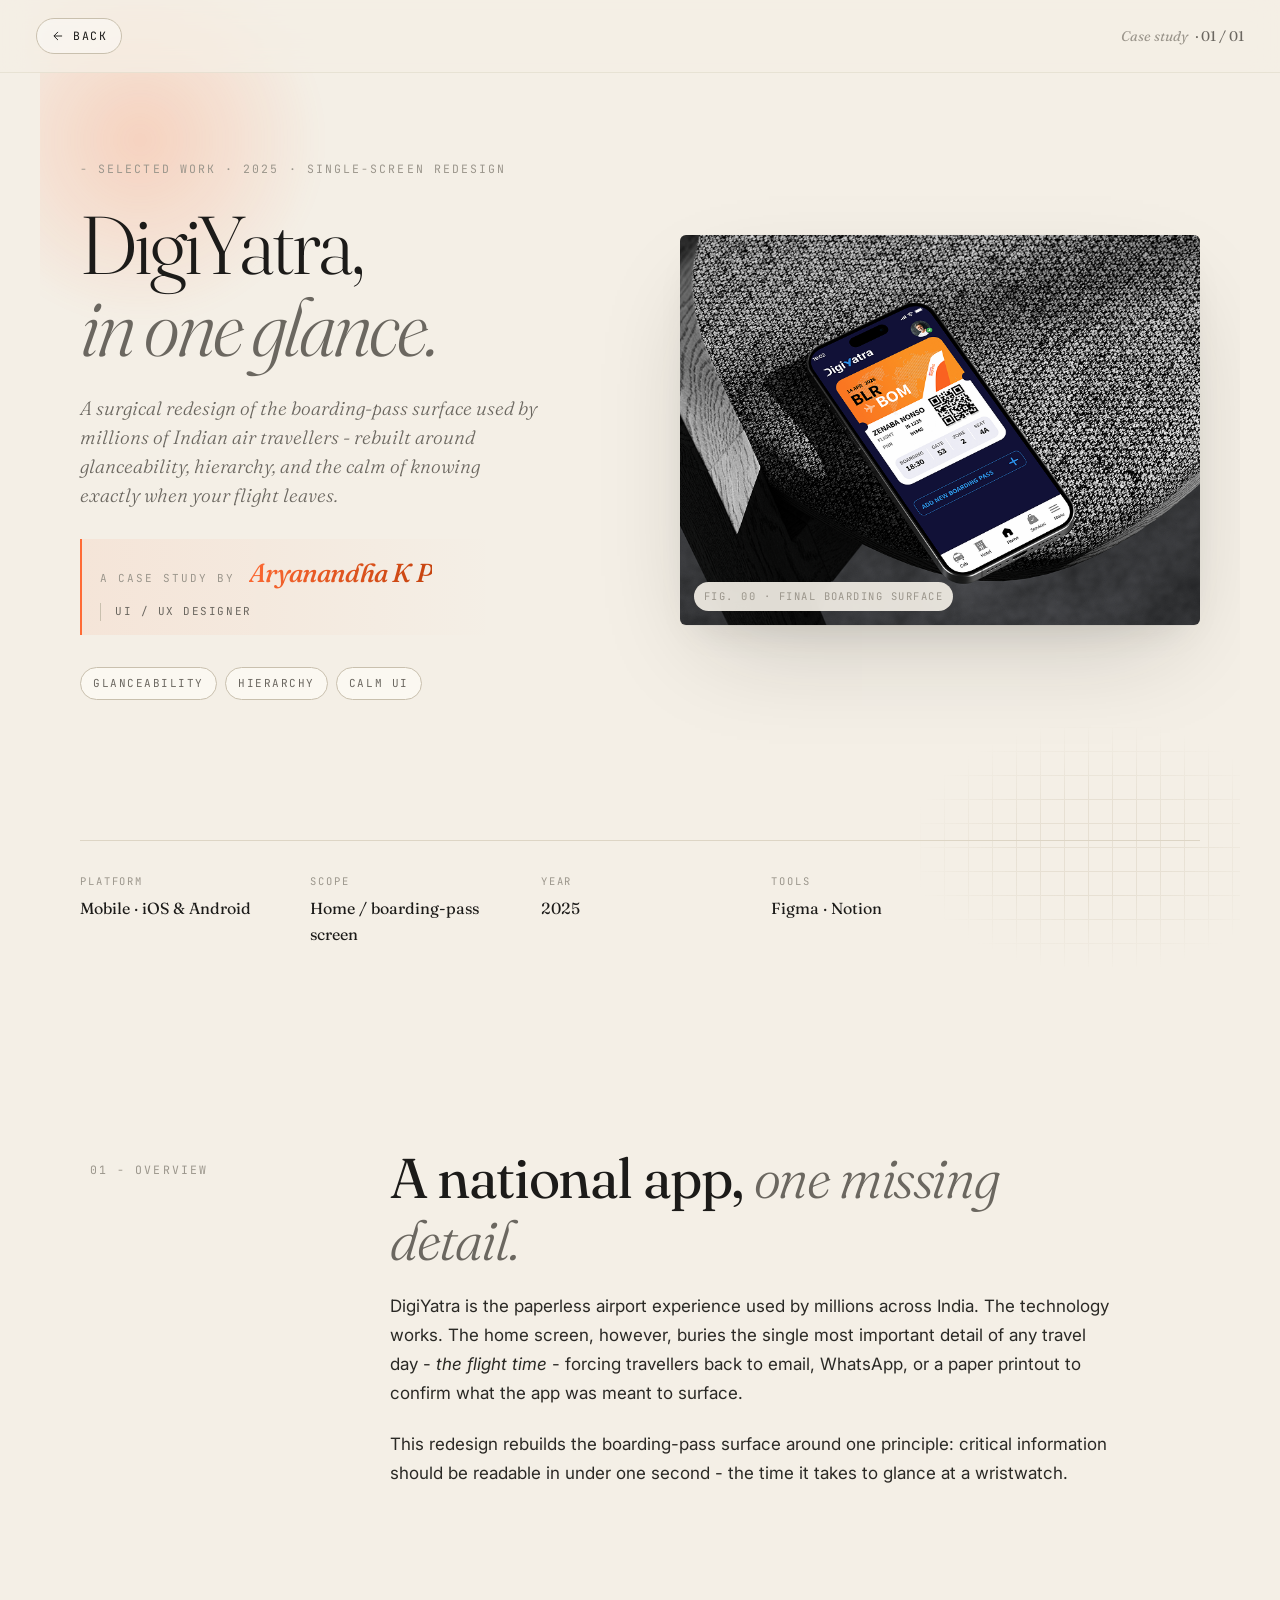
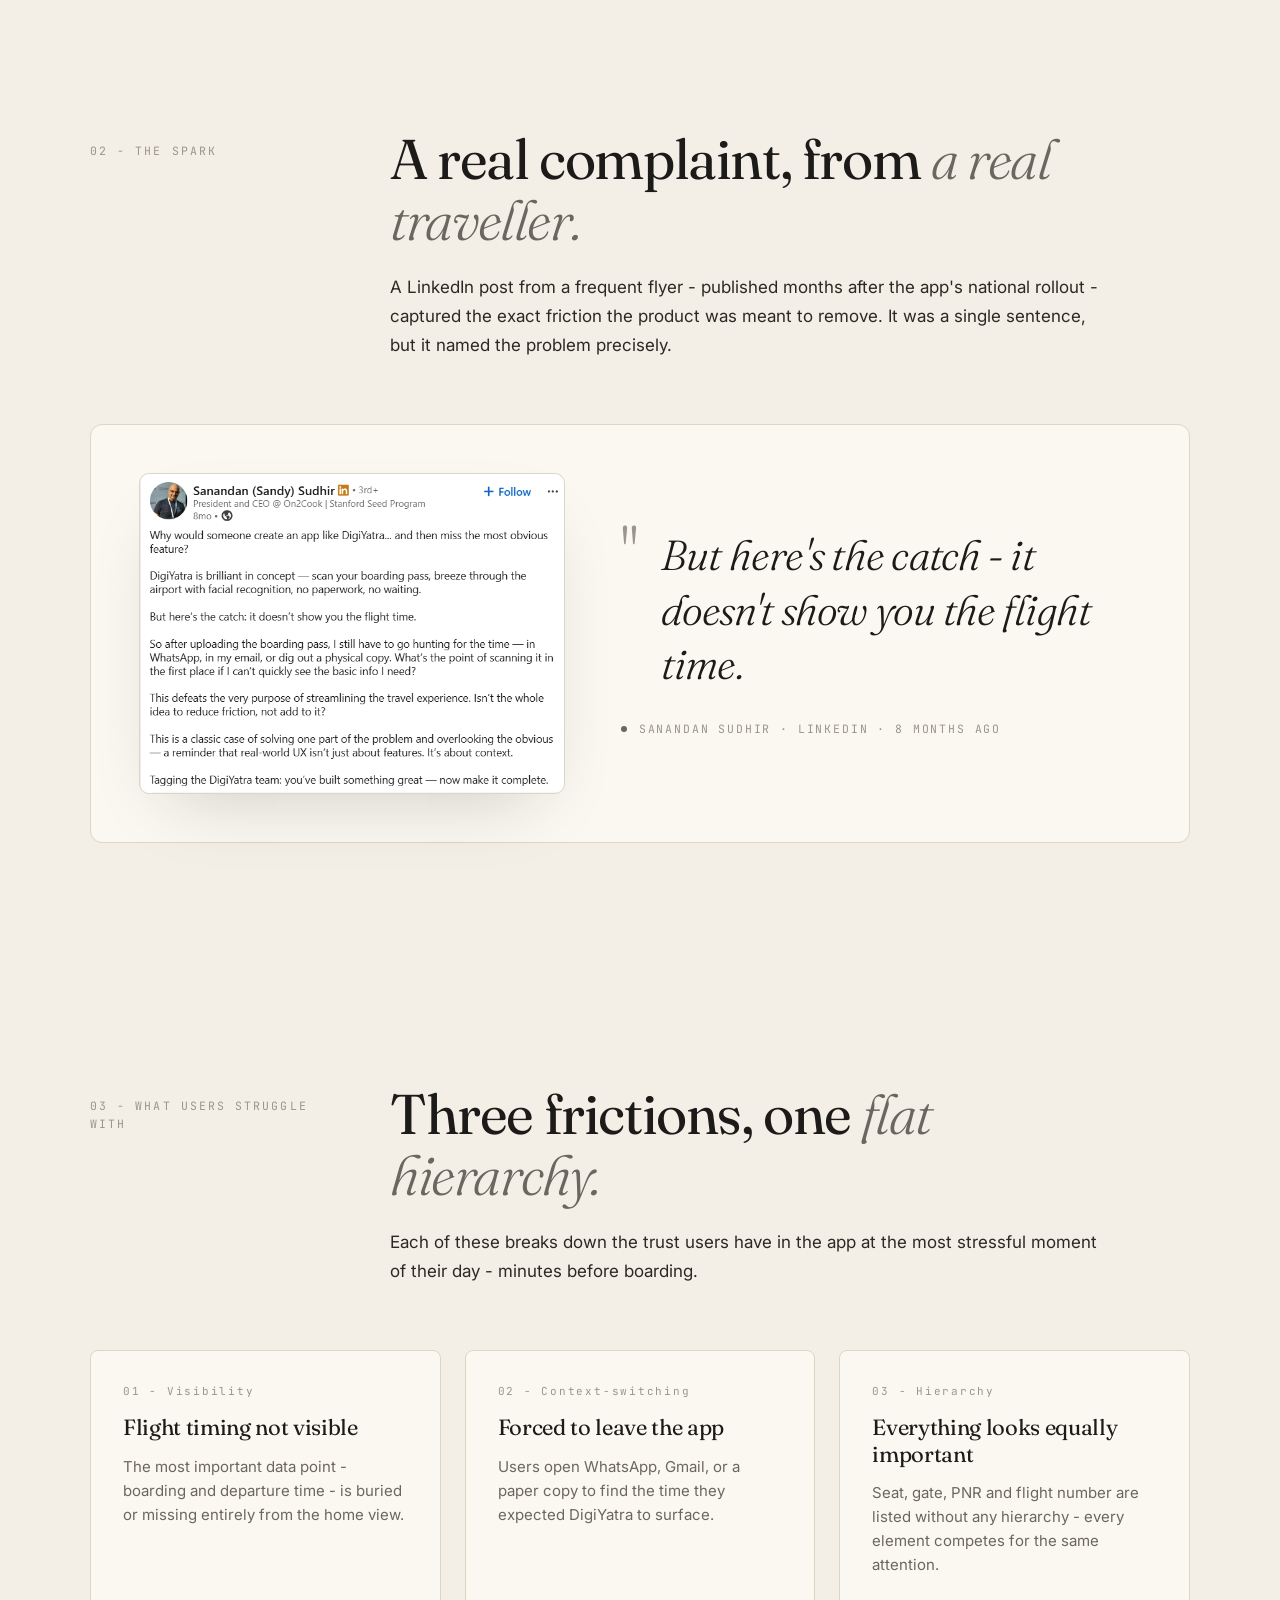
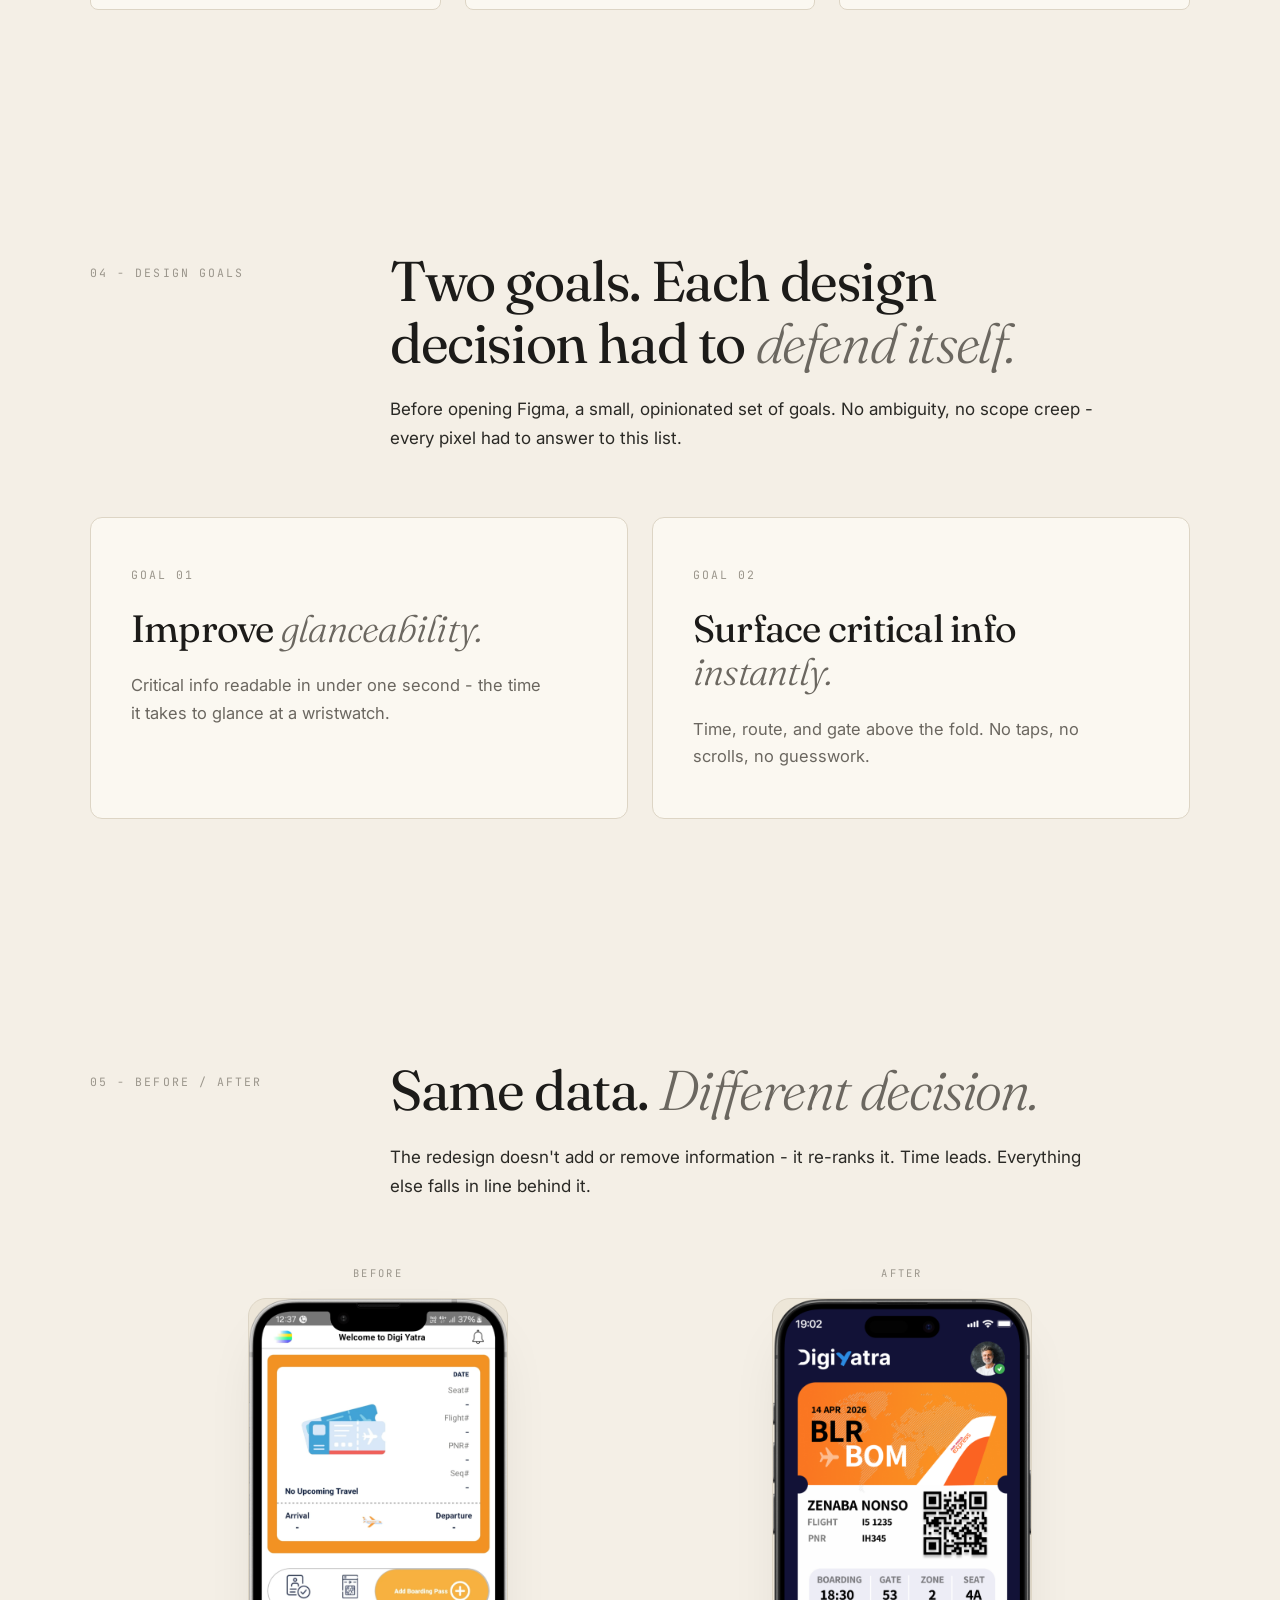
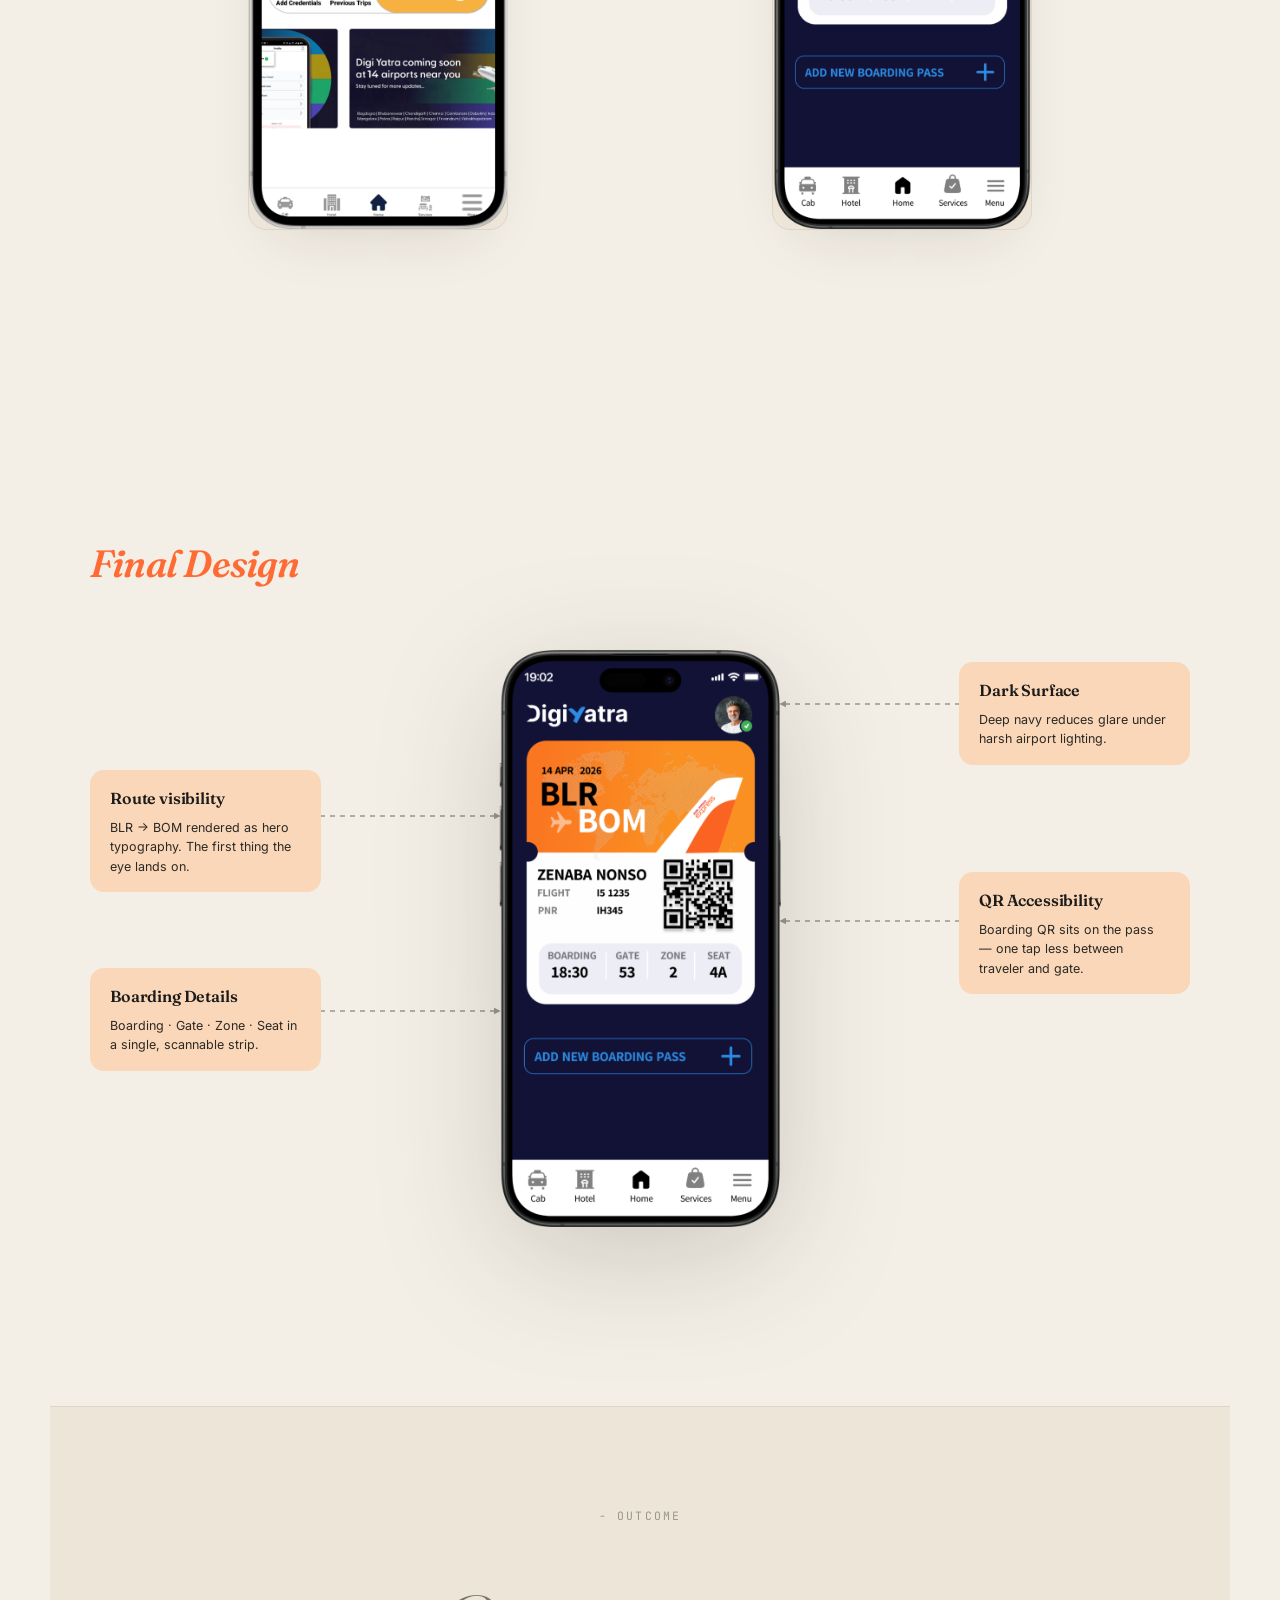
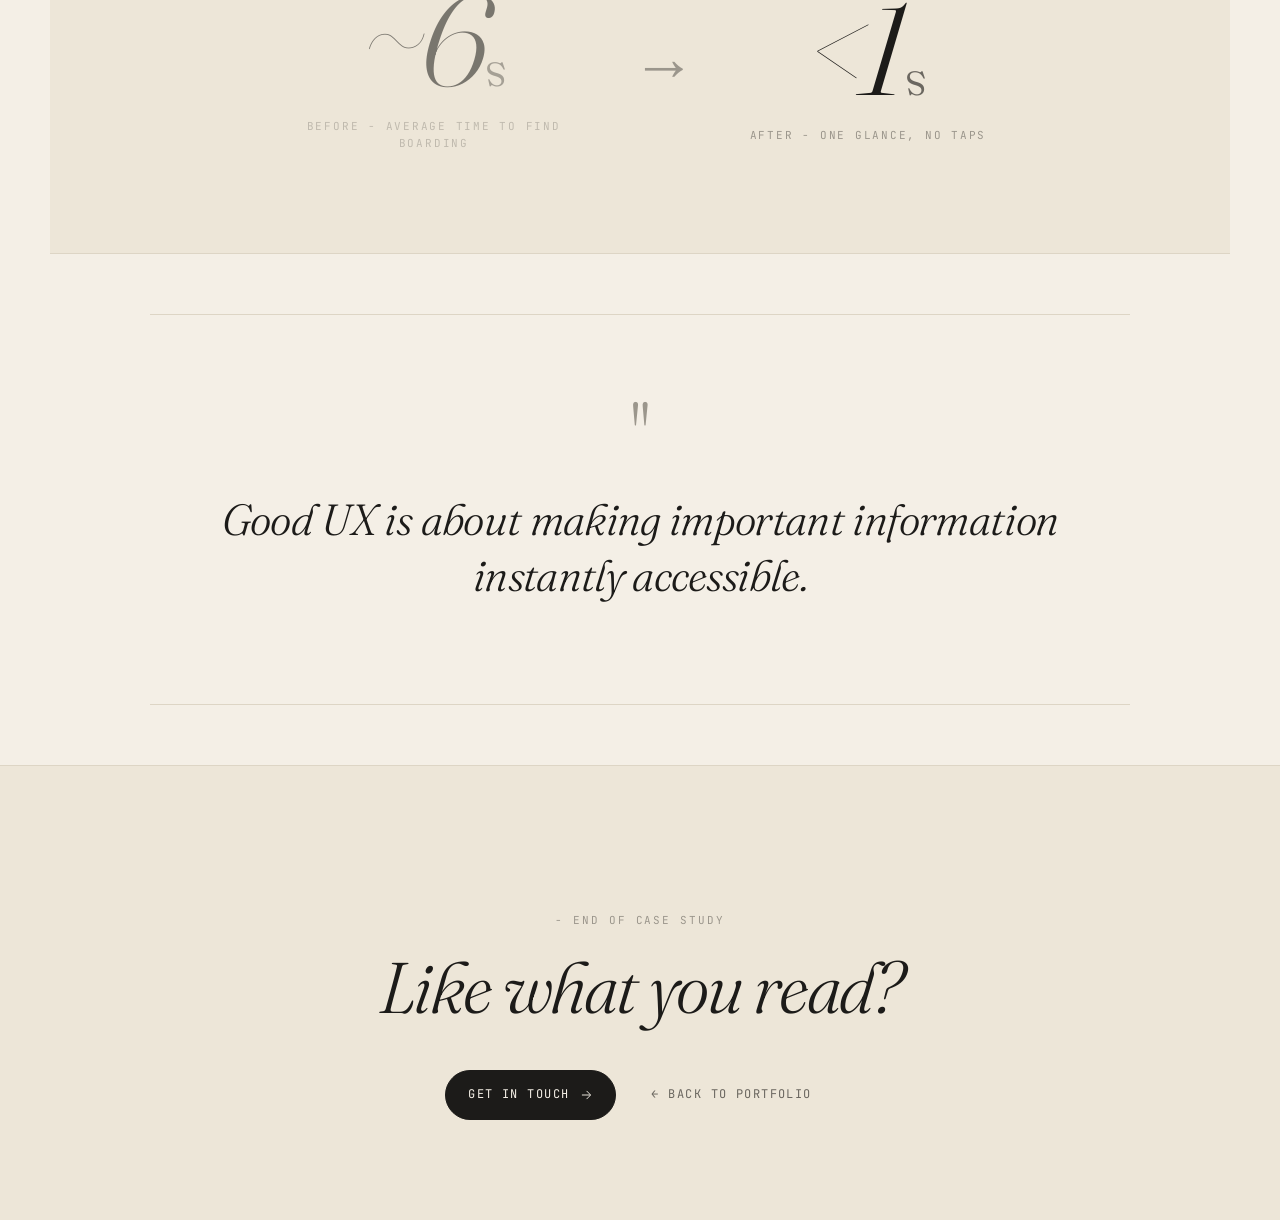
<file: case-study.html>
<!DOCTYPE html>
<html lang="en">
<head>
  <meta charset="UTF-8" />
  <meta name="viewport" content="width=device-width, initial-scale=1.0" />
  <title>DigiYatra - One-Glance Boarding · Case Study by Aryanandha K P</title>
  <meta name="description" content="A single-screen redesign of the DigiYatra boarding-pass surface - rebuilt around glanceability, hierarchy, and calm composition." />
  <meta name="theme-color" content="#F4EFE6" />

  <link rel="preconnect" href="https://fonts.googleapis.com" />
  <link rel="preconnect" href="https://fonts.gstatic.com" crossorigin />
  <link href="https://fonts.googleapis.com/css2?family=Fraunces:ital,wght@0,300;0,400;0,500;1,300;1,400;1,500&family=Inter:wght@300;400;500;600&family=JetBrains+Mono:wght@400;500&display=swap" rel="stylesheet" />
  <link rel="stylesheet" href="styles.css" />
</head>
<body class="cs-web">

  <!-- ============================ TOP NAV ============================ -->
  <nav class="cw-nav">
    <a href="index.html" class="cw-nav__back">
      <svg width="14" height="14" viewBox="0 0 24 24" fill="none" stroke="currentColor" stroke-width="1.6"><path d="M19 12H5M12 19l-7-7 7-7"/></svg>
      Back
    </a>
    <span class="cw-nav__crumb"><em>Case study</em> · 01 / 01</span>
  </nav>

  <!-- ============================ HERO ============================ -->
  <header class="cw-hero">
    <div class="cw-hero__decor" aria-hidden="true">
      <span class="cw-hero__blob"></span>
      <span class="cw-hero__grid"></span>
    </div>

    <div class="cw-hero__inner">
      <span class="cw-hero__kicker">- Selected work · 2025 · Single-screen redesign</span>

      <h1 class="cw-hero__title">
        DigiYatra,<br /><em>in one glance.</em>
      </h1>

      <p class="cw-hero__lede">
        A surgical redesign of the boarding-pass surface used by millions
        of Indian air travellers - rebuilt around glanceability, hierarchy,
        and the calm of knowing exactly when your flight leaves.
      </p>

      <div class="cw-hero__byline">
        <span class="cw-hero__byline-label">A case study by</span>
        <span class="cw-hero__author">Aryanandha&nbsp;K&nbsp;P</span>
        <span class="cw-hero__byline-role">UI / UX Designer</span>
      </div>

      <div class="cw-hero__pills">
        <span class="cw-pill">Glanceability</span>
        <span class="cw-pill">Hierarchy</span>
        <span class="cw-pill">Calm UI</span>
      </div>
    </div>

    <div class="cw-hero__cover">
      <img src="coverpage.png" alt="DigiYatra redesign - boarding pass concept" />
      <span class="cw-hero__tag">Fig. 00 · Final boarding surface</span>
    </div>

    <div class="cw-hero__strip">
      <div><span>Platform</span><span>Mobile · iOS &amp; Android</span></div>
      <div><span>Scope</span><span>Home / boarding-pass screen</span></div>
      <div><span>Year</span><span>2025</span></div>
      <div><span>Tools</span><span>Figma · Notion</span></div>
    </div>
  </header>

  <!-- ============================ OVERVIEW ============================ -->
  <section class="cw-section">
    <div class="cw-grid">
      <span class="cw-grid__label">01 - Overview</span>
      <div class="cw-grid__body">
        <h2 class="cw-h2">A national app, <em>one missing detail.</em></h2>
        <p class="cw-p">
          DigiYatra is the paperless airport experience used by millions
          across India. The technology works. The home screen, however,
          buries the single most important detail of any travel day -
          <em>the flight time</em> - forcing travellers back to email,
          WhatsApp, or a paper printout to confirm what the app was meant
          to surface.
        </p>
        <p class="cw-p">
          This redesign rebuilds the boarding-pass surface around one
          principle: critical information should be readable in under one
          second - the time it takes to glance at a wristwatch.
        </p>
      </div>
    </div>
  </section>

  <!-- ============================ THE SPARK ============================ -->
  <section class="cw-section">
    <div class="cw-grid">
      <span class="cw-grid__label">02 - The spark</span>
      <div class="cw-grid__body">
        <h2 class="cw-h2">A real complaint, from <em>a real traveller.</em></h2>
        <p class="cw-p">
          A LinkedIn post from a frequent flyer - published months after
          the app's national rollout - captured the exact friction the
          product was meant to remove. It was a single sentence, but it
          named the problem precisely.
        </p>
      </div>
    </div>

    <figure class="cw-spark cw-spark--withimg">
      <div class="cw-spark__media">
        <img src="Screenshot%202026-05-09%20152741.png" alt="LinkedIn post by Sanandan Sudhir - the complaint that sparked the redesign" />
      </div>
      <div class="cw-spark__body">
        <blockquote class="cw-spark__quote">
          <span class="cw-spark__mark">"</span>
          But here's the catch - it doesn't show you the
          <em>flight time.</em>
        </blockquote>
        <figcaption class="cw-spark__cite">
          <span class="cw-spark__dot"></span>
          Sanandan Sudhir · LinkedIn · 8 months ago
        </figcaption>
      </div>
    </figure>
  </section>

  <!-- ============================ THE PROBLEM ============================ -->
  <section class="cw-section">
    <div class="cw-grid">
      <span class="cw-grid__label">03 - What users struggle with</span>
      <div class="cw-grid__body">
        <h2 class="cw-h2">Three frictions, one <em>flat hierarchy.</em></h2>
        <p class="cw-p">
          Each of these breaks down the trust users have in the app at the
          most stressful moment of their day - minutes before boarding.
        </p>
      </div>
    </div>

    <ul class="cw-bullets">
      <li>
        <span class="cw-bullets__num">01 - Visibility</span>
        <h4>Flight timing not visible</h4>
        <p>The most important data point - boarding and departure time - is buried or missing entirely from the home view.</p>
      </li>
      <li>
        <span class="cw-bullets__num">02 - Context-switching</span>
        <h4>Forced to leave the app</h4>
        <p>Users open WhatsApp, Gmail, or a paper copy to find the time they expected DigiYatra to surface.</p>
      </li>
      <li>
        <span class="cw-bullets__num">03 - Hierarchy</span>
        <h4>Everything looks equally important</h4>
        <p>Seat, gate, PNR and flight number are listed without any hierarchy - every element competes for the same attention.</p>
      </li>
    </ul>
  </section>

  <!-- ============================ DESIGN GOALS ============================ -->
  <section class="cw-section">
    <div class="cw-grid">
      <span class="cw-grid__label">04 - Design goals</span>
      <div class="cw-grid__body">
        <h2 class="cw-h2">Two goals. Each design decision had to <em>defend itself.</em></h2>
        <p class="cw-p">
          Before opening Figma, a small, opinionated set of goals. No
          ambiguity, no scope creep - every pixel had to answer to this
          list.
        </p>
      </div>
    </div>

    <div class="cw-goals">
      <article class="cw-goal">
        <span class="cw-goal__num">Goal 01</span>
        <h3 class="cw-goal__title">Improve <em>glanceability.</em></h3>
        <p class="cw-goal__copy">
          Critical info readable in under one second - the time it takes
          to glance at a wristwatch.
        </p>
      </article>
      <article class="cw-goal">
        <span class="cw-goal__num">Goal 02</span>
        <h3 class="cw-goal__title">Surface critical info <em>instantly.</em></h3>
        <p class="cw-goal__copy">
          Time, route, and gate above the fold. No taps, no scrolls,
          no guesswork.
        </p>
      </article>
    </div>
  </section>

  <!-- ============================ BEFORE / AFTER ============================ -->
  <section class="cw-section">
    <div class="cw-grid">
      <span class="cw-grid__label">05 - Before / After</span>
      <div class="cw-grid__body">
        <h2 class="cw-h2">Same data. <em>Different decision.</em></h2>
        <p class="cw-p">
          The redesign doesn't add or remove information - it re-ranks it.
          Time leads. Everything else falls in line behind it.
        </p>
      </div>
    </div>

    <div class="cw-compare">
      <figure class="cw-compare__col">
        <span class="cw-compare__label">Before</span>
        <div class="cw-compare__frame cw-compare__frame--img">
          <img src="digi%20current.png" alt="Current DigiYatra home" />
        </div>
      </figure>

      <figure class="cw-compare__col">
        <span class="cw-compare__label">After</span>
        <div class="cw-compare__frame cw-compare__frame--img">
          <img src="digi%20redesign.png" alt="Redesigned boarding pass" />
        </div>
      </figure>
    </div>
  </section>

  <!-- ============================ FINAL DESIGN ============================ -->
  <section class="cw-section">
    <div class="cw-final">
      <h3 class="cw-final__title">Final Design</h3>

      <div class="cw-final__stage">
        <svg class="cw-final__lines" viewBox="0 0 1100 600" preserveAspectRatio="none" aria-hidden="true">
          <defs>
            <marker id="cwArrow" viewBox="0 0 10 10" refX="9" refY="5" markerWidth="5" markerHeight="5" orient="auto">
              <path d="M0,0 L10,5 L0,10 z" fill="#9B968C"/>
            </marker>
          </defs>
          <line x1="880" y1="78" x2="690" y2="78" stroke="#9B968C" stroke-width="1.4" stroke-dasharray="5 5" marker-end="url(#cwArrow)"/>
          <line x1="220" y1="190" x2="410" y2="190" stroke="#9B968C" stroke-width="1.4" stroke-dasharray="5 5" marker-end="url(#cwArrow)"/>
          <line x1="880" y1="295" x2="690" y2="295" stroke="#9B968C" stroke-width="1.4" stroke-dasharray="5 5" marker-end="url(#cwArrow)"/>
          <line x1="220" y1="385" x2="410" y2="385" stroke="#9B968C" stroke-width="1.4" stroke-dasharray="5 5" marker-end="url(#cwArrow)"/>
        </svg>

        <div class="cw-final__phone">
          <img src="digi%20redesign.png" alt="Final design - DigiYatra boarding pass" />
        </div>

        <article class="cw-final__card cw-final__card--tr">
          <h4>Dark Surface</h4>
          <p>Deep navy reduces glare under harsh airport lighting.</p>
        </article>

        <article class="cw-final__card cw-final__card--ml">
          <h4>Route visibility</h4>
          <p>BLR &rarr; BOM rendered as hero typography. The first thing the eye lands on.</p>
        </article>

        <article class="cw-final__card cw-final__card--mr">
          <h4>QR Accessibility</h4>
          <p>Boarding QR sits on the pass &mdash; one tap less between traveler and gate.</p>
        </article>

        <article class="cw-final__card cw-final__card--bl">
          <h4>Boarding Details</h4>
          <p>Boarding &middot; Gate &middot; Zone &middot; Seat in a single, scannable strip.</p>
        </article>
      </div>
    </div>
  </section>

  <!-- ============================ METRIC CALLOUT ============================ -->
  <section class="cw-metric">
    <span class="cw-metric__label">- Outcome</span>
    <div class="cw-metric__row">
      <div class="cw-metric__cell">
        <span class="cw-metric__value">~6<small>s</small></span>
        <span class="cw-metric__caption">Before - average time to find boarding</span>
      </div>
      <span class="cw-metric__arrow">→</span>
      <div class="cw-metric__cell cw-metric__cell--hero">
        <span class="cw-metric__value">&lt;1<small>s</small></span>
        <span class="cw-metric__caption">After - one glance, no taps</span>
      </div>
    </div>
  </section>

  <!-- ============================ PULL QUOTE ============================ -->
  <blockquote class="cw-quote">
    <span class="cw-quote__mark">"</span>
    Good UX is about making important information<br />
    <em>instantly accessible.</em>
  </blockquote>

  <!-- ============================ END ============================ -->
  <section class="cw-end">
    <span class="cw-end__label">- End of case study</span>
    <h3 class="cw-end__title">
      Like what you read?
    </h3>
    <div class="cw-end__row">
      <a href="mailto:nandhaarya66@gmail.com" class="cw-cta cw-cta--primary">
        Get in touch
        <svg width="14" height="14" viewBox="0 0 24 24" fill="none" stroke="currentColor" stroke-width="1.6"><path d="M5 12h14M13 5l7 7-7 7"/></svg>
      </a>
      <a href="index.html" class="cw-cta cw-cta--ghost">← Back to portfolio</a>
    </div>
  </section>

  <script src="script.js"></script>
</body>
</html>
</file>
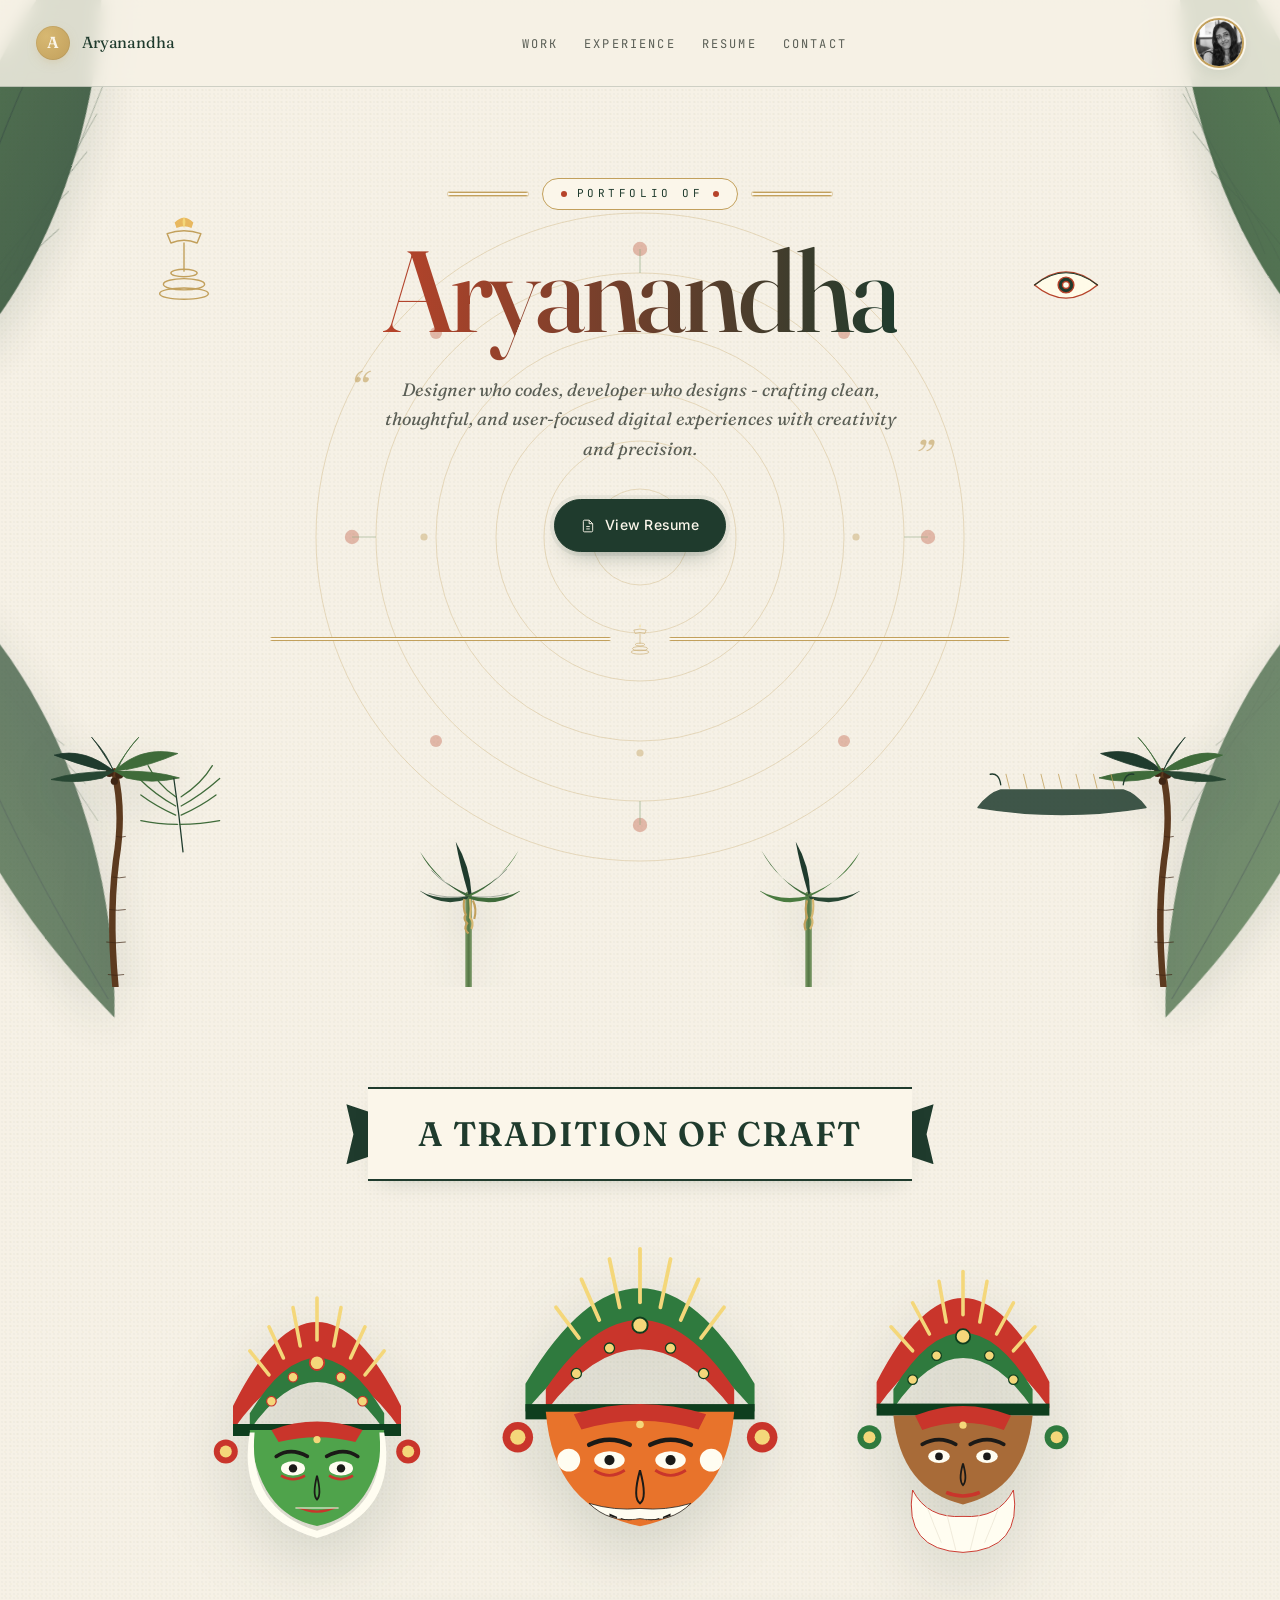
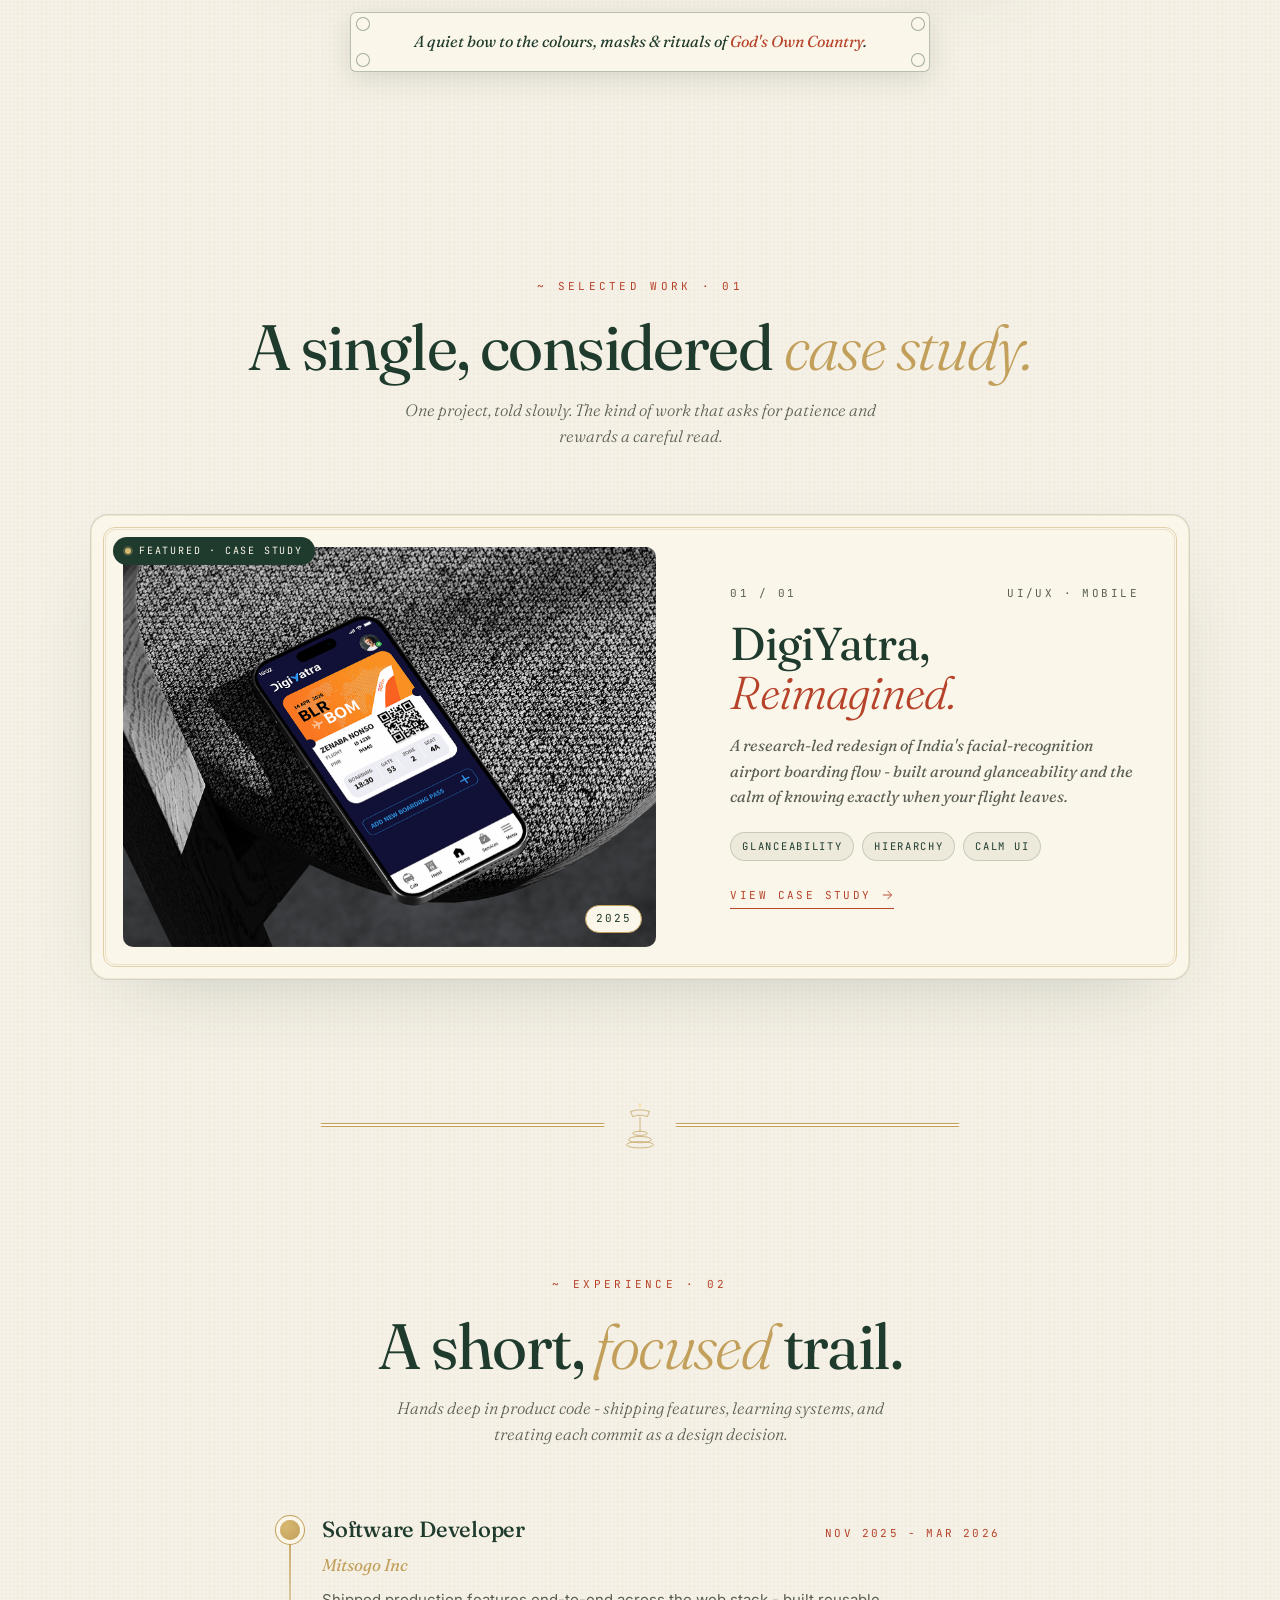
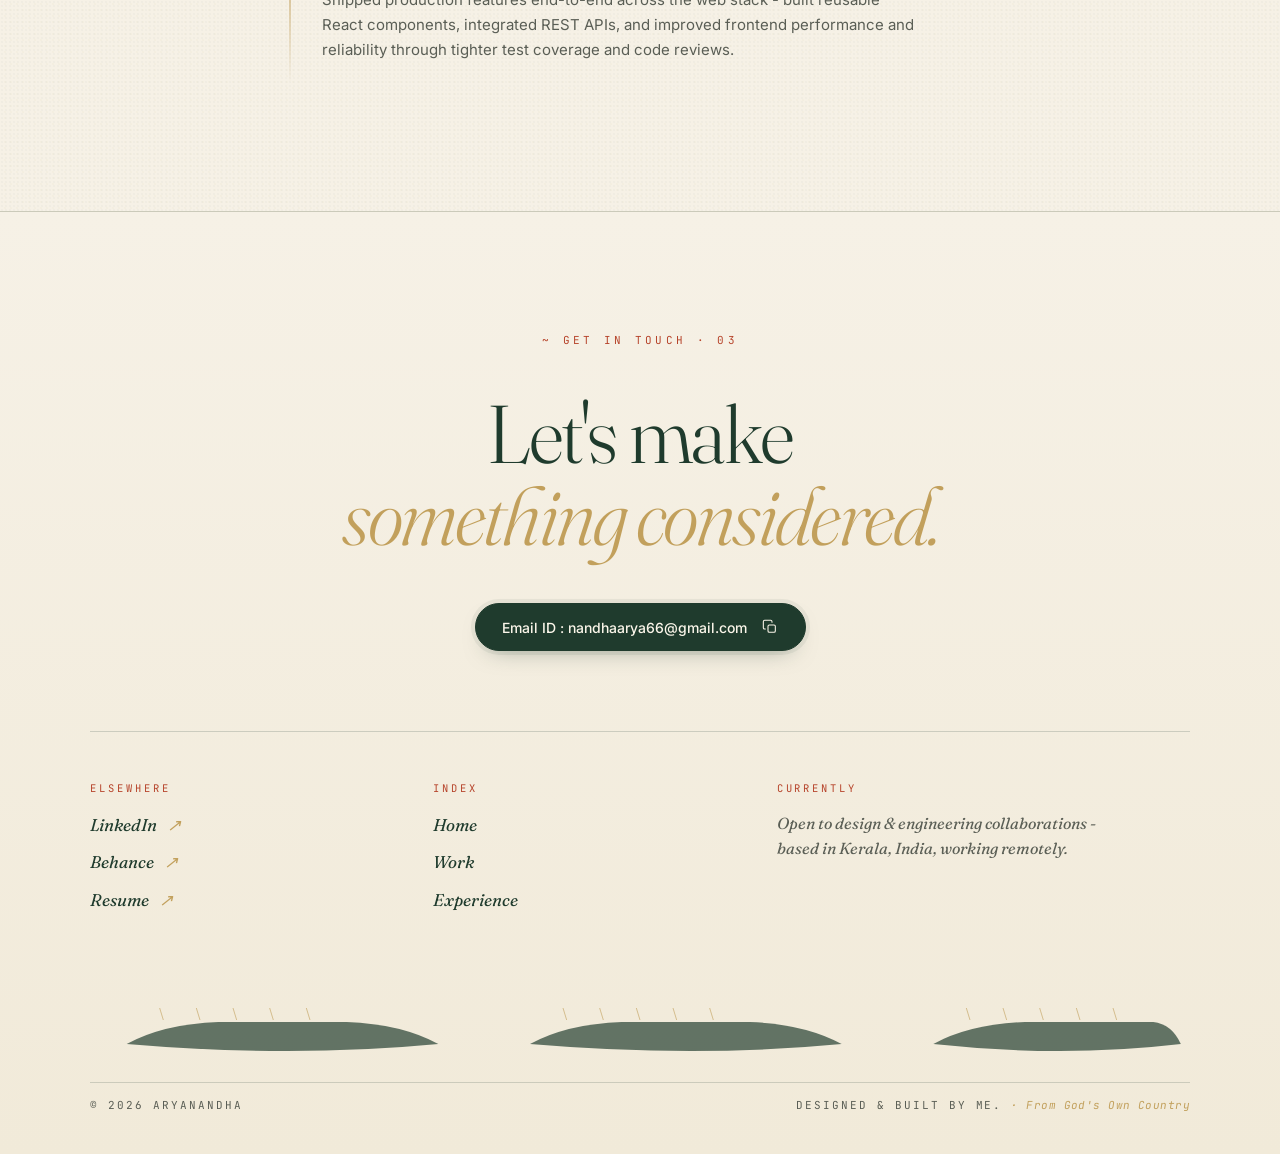
<file: kerala.html>
<!DOCTYPE html>
<html lang="en">
<head>
  <meta charset="UTF-8" />
  <meta name="viewport" content="width=device-width, initial-scale=1.0" />
  <title>Aryanandha - Kerala Edition</title>
  <meta name="description" content="Aryanandha - Designer who codes, developer who designs. A Kerala-themed editorial portfolio." />
  <meta name="theme-color" content="#F6F1E6" />

  <link rel="preconnect" href="https://fonts.googleapis.com" />
  <link rel="preconnect" href="https://fonts.gstatic.com" crossorigin />
  <link href="https://fonts.googleapis.com/css2?family=Fraunces:ital,wght@0,300;0,400;0,500;0,600;1,300;1,400;1,500&family=Inter:wght@300;400;500;600&family=JetBrains+Mono:wght@400;500&display=swap" rel="stylesheet" />
  <link rel="stylesheet" href="kerala.css" />
</head>
<body>

  <!-- ============================ DECOR: BANANA LEAVES (page-wide) ============================ -->
  <svg class="leaf leaf--tl" viewBox="0 0 320 480" aria-hidden="true">
    <defs>
      <linearGradient id="leafG1" x1="0" x2="1" y1="0" y2="1">
        <stop offset="0%" stop-color="#3F6B3A"/>
        <stop offset="100%" stop-color="#1F3B2D"/>
      </linearGradient>
    </defs>
    <path d="M10 460 C 40 300, 120 160, 300 20 C 280 180, 200 360, 60 470 Z" fill="url(#leafG1)"/>
    <path d="M30 450 C 80 320, 160 200, 290 40" stroke="#1F3B2D" stroke-width="1.2" fill="none"/>
    <g stroke="#2A4A33" stroke-width="0.8" opacity="0.6" fill="none">
      <path d="M60 430 Q 100 380, 200 320"/>
      <path d="M90 420 Q 130 360, 230 280"/>
      <path d="M120 400 Q 160 340, 250 240"/>
      <path d="M150 380 Q 190 320, 270 200"/>
      <path d="M50 460 Q 90 410, 180 360"/>
    </g>
  </svg>

  <svg class="leaf leaf--tr" viewBox="0 0 320 480" aria-hidden="true">
    <use href="#" />
    <defs>
      <linearGradient id="leafG2" x1="1" x2="0" y1="0" y2="1">
        <stop offset="0%" stop-color="#4A7B40"/>
        <stop offset="100%" stop-color="#284733"/>
      </linearGradient>
    </defs>
    <path d="M310 460 C 280 300, 200 160, 20 20 C 40 180, 120 360, 260 470 Z" fill="url(#leafG2)"/>
    <path d="M290 450 C 240 320, 160 200, 30 40" stroke="#1F3B2D" stroke-width="1.2" fill="none"/>
    <g stroke="#2A4A33" stroke-width="0.8" opacity="0.6" fill="none">
      <path d="M260 430 Q 220 380, 120 320"/>
      <path d="M230 420 Q 190 360, 90 280"/>
      <path d="M200 400 Q 160 340, 70 240"/>
      <path d="M170 380 Q 130 320, 50 200"/>
    </g>
  </svg>

  <svg class="leaf leaf--bl" viewBox="0 0 320 480" aria-hidden="true">
    <defs>
      <linearGradient id="leafG3" x1="0" x2="1" y1="1" y2="0">
        <stop offset="0%" stop-color="#3F6B3A"/>
        <stop offset="100%" stop-color="#1F3B2D"/>
      </linearGradient>
    </defs>
    <path d="M10 20 C 40 180, 120 320, 300 460 C 280 300, 200 120, 60 10 Z" fill="url(#leafG3)"/>
    <path d="M30 30 C 80 160, 160 280, 290 440" stroke="#1F3B2D" stroke-width="1.2" fill="none"/>
    <g stroke="#2A4A33" stroke-width="0.8" opacity="0.55" fill="none">
      <path d="M60 50 Q 100 100, 200 160"/>
      <path d="M90 60 Q 130 120, 230 200"/>
      <path d="M120 80 Q 160 140, 250 240"/>
    </g>
  </svg>

  <svg class="leaf leaf--br" viewBox="0 0 320 480" aria-hidden="true">
    <defs>
      <linearGradient id="leafG4" x1="1" x2="0" y1="1" y2="0">
        <stop offset="0%" stop-color="#4A7B40"/>
        <stop offset="100%" stop-color="#284733"/>
      </linearGradient>
    </defs>
    <path d="M310 20 C 280 180, 200 320, 20 460 C 40 300, 120 120, 260 10 Z" fill="url(#leafG4)"/>
    <path d="M290 30 C 240 160, 160 280, 30 440" stroke="#1F3B2D" stroke-width="1.2" fill="none"/>
    <g stroke="#2A4A33" stroke-width="0.8" opacity="0.55" fill="none">
      <path d="M260 50 Q 220 100, 120 160"/>
      <path d="M230 60 Q 190 120, 90 200"/>
      <path d="M200 80 Q 160 140, 70 240"/>
    </g>
  </svg>

  <!-- ============================ NAV ============================ -->
  <nav class="k-nav">
    <a href="#home" class="k-nav__brand">
      <span class="k-nav__brand-mark">A</span>
      <span class="k-nav__brand-name">Aryanandha</span>
    </a>

    <ul class="k-nav__links">
      <li><a href="#work">Work</a></li>
      <li><a href="#experience">Experience</a></li>
      <li><a href="https://drive.google.com/file/d/1Gx09ZeltvKSBruHtq61AyufzrmKYx_Gb/view?usp=sharing" target="_blank" rel="noopener">Resume</a></li>
      <li><a href="#contact">Contact</a></li>
    </ul>

    <a href="#home" class="k-nav__avatar" aria-label="Profile photo">
      <img src="resume_image.jpeg" alt="Aryanandha" />
    </a>
  </nav>

  <!-- ============================ HERO ============================ -->
  <header class="k-hero" id="home">
    <!-- pookalam ornament behind name -->
    <svg class="k-pookalam" viewBox="0 0 600 600" aria-hidden="true">
      <g fill="none" stroke="#C2A05C" stroke-width="0.8" opacity="0.55">
        <circle cx="300" cy="300" r="40"/>
        <circle cx="300" cy="300" r="80"/>
        <circle cx="300" cy="300" r="120"/>
        <circle cx="300" cy="300" r="170"/>
        <circle cx="300" cy="300" r="220"/>
        <circle cx="300" cy="300" r="270"/>
      </g>
      <g fill="#B6432A" opacity="0.55">
        <circle cx="300" cy="60"  r="6"/>
        <circle cx="300" cy="540" r="6"/>
        <circle cx="60"  cy="300" r="6"/>
        <circle cx="540" cy="300" r="6"/>
        <circle cx="130" cy="130" r="5"/>
        <circle cx="470" cy="130" r="5"/>
        <circle cx="130" cy="470" r="5"/>
        <circle cx="470" cy="470" r="5"/>
      </g>
      <g fill="#C2A05C" opacity="0.7">
        <circle cx="300" cy="120" r="3"/>
        <circle cx="300" cy="480" r="3"/>
        <circle cx="120" cy="300" r="3"/>
        <circle cx="480" cy="300" r="3"/>
      </g>
      <g stroke="#4A7B40" stroke-width="1" fill="none" opacity="0.55">
        <path d="M300 80 L300 60 M300 540 L300 520 M80 300 L60 300 M540 300 L520 300"/>
      </g>
    </svg>

    <!-- floating Kerala motifs -->
    <div class="k-motifs" aria-hidden="true">
      <span class="k-motif k-motif--lamp">
        <!-- nilavilakku (brass oil lamp) -->
        <svg viewBox="0 0 64 96" fill="none" stroke="#C2A05C" stroke-width="1.5" stroke-linecap="round" stroke-linejoin="round">
          <path d="M22 10 Q32 0 42 10 L40 16 Q32 12 24 16 Z" fill="#E8B85F" stroke="none"/>
          <path d="M32 4 Q35 10 32 16 Q29 10 32 4Z" fill="#F4D77A" stroke="none"/>
          <path d="M14 22 Q32 16 50 22 L46 32 Q32 26 18 32 Z"/>
          <line x1="32" y1="32" x2="32" y2="62"/>
          <ellipse cx="32" cy="64" rx="14" ry="4"/>
          <ellipse cx="32" cy="76" rx="22" ry="6"/>
          <ellipse cx="32" cy="86" rx="26" ry="6"/>
        </svg>
      </span>
      <span class="k-motif k-motif--boat">
        <!-- snake-boat (vallam) -->
        <svg viewBox="0 0 200 64" fill="none" stroke="#1F3B2D" stroke-width="1.5" stroke-linecap="round" stroke-linejoin="round">
          <path d="M4 44 Q 16 28 30 24 L 170 24 Q 184 28 196 44 Q 100 60 4 44 Z" fill="#1F3B2D" opacity="0.85"/>
          <path d="M30 18 Q 28 4 18 6 M170 18 Q 172 4 182 6" stroke="#1F3B2D" fill="none"/>
          <g stroke="#C2A05C" stroke-width="1" opacity="0.9">
            <line x1="40" y1="22"  x2="36" y2="6"/>
            <line x1="60" y1="22"  x2="56" y2="6"/>
            <line x1="80" y1="22"  x2="76" y2="6"/>
            <line x1="100" y1="22" x2="96" y2="6"/>
            <line x1="120" y1="22" x2="116" y2="6"/>
            <line x1="140" y1="22" x2="136" y2="6"/>
            <line x1="160" y1="22" x2="156" y2="6"/>
          </g>
        </svg>
      </span>
      <span class="k-motif k-motif--eye">
        <!-- kathakali eye -->
        <svg viewBox="0 0 80 40" fill="none" stroke="#B6432A" stroke-width="1.6" stroke-linecap="round" stroke-linejoin="round">
          <path d="M4 20 Q 40 -10 76 20 Q 40 50 4 20 Z" fill="#FFFBE8"/>
          <circle cx="40" cy="20" r="9" fill="#1F3B2D"/>
          <circle cx="40" cy="20" r="4" fill="#FFFBE8"/>
          <path d="M4 20 Q 40 -8 76 20" stroke="#1F3B2D" stroke-width="1.2"/>
        </svg>
      </span>
      <span class="k-motif k-motif--coconut">
        <!-- coconut palm frond -->
        <svg viewBox="0 0 120 120" fill="none" stroke="#1F3B2D" stroke-width="1.4" stroke-linecap="round">
          <path d="M60 110 Q 56 70 50 30" />
          <g stroke="#3F6B3A">
            <path d="M52 70 Q 30 60 14 48"/>
            <path d="M52 60 Q 30 48 12 30"/>
            <path d="M52 50 Q 32 36 22 16"/>
            <path d="M54 80 Q 32 80 14 76"/>
            <path d="M58 70 Q 80 60 96 48"/>
            <path d="M58 60 Q 80 48 100 30"/>
            <path d="M58 50 Q 80 36 92 16"/>
            <path d="M56 80 Q 80 80 100 76"/>
          </g>
        </svg>
      </span>
    </div>

    <div class="k-hero__inner">
      <div class="k-kasavu">
        <div class="k-kasavu__line"></div>
        <p class="k-hero__intro">
          <span class="k-dot"></span>
          <span>PORTFOLIO OF</span>
          <span class="k-dot"></span>
        </p>
        <div class="k-kasavu__line"></div>
      </div>

      <h1 class="k-hero__title">
        <span class="k-hero__title-text">Aryanandha</span>
      </h1>

      <p class="k-hero__sub">
        <span class="k-quote">“</span>
        Designer who codes, developer who designs - crafting clean,
        thoughtful, and user-focused digital experiences with creativity
        and precision.
        <span class="k-quote k-quote--end">”</span>
      </p>

      <div class="k-hero__cta">
        <a href="https://drive.google.com/file/d/1Gx09ZeltvKSBruHtq61AyufzrmKYx_Gb/view?usp=sharing" target="_blank" rel="noopener" class="k-btn">
          <svg width="14" height="14" viewBox="0 0 24 24" fill="none" stroke="currentColor" stroke-width="1.6">
            <path d="M14 2H6a2 2 0 0 0-2 2v16a2 2 0 0 0 2 2h12a2 2 0 0 0 2-2V8z"/>
            <path d="M14 2v6h6M9 13h6M9 17h6"/>
          </svg>
          View Resume
        </a>
      </div>
    </div>

    <!-- decorative bottom strip with lamps -->
    <div class="k-hero__strip" aria-hidden="true">
      <span class="k-hero__strip-rule"></span>
      <span class="k-hero__strip-lamp">
        <svg viewBox="0 0 64 96" width="22" height="34" fill="none" stroke="#C2A05C" stroke-width="1.5">
          <path d="M32 4 Q35 10 32 16 Q29 10 32 4Z" fill="#F4D77A" stroke="none"/>
          <path d="M14 22 Q32 16 50 22 L46 32 Q32 26 18 32 Z"/>
          <line x1="32" y1="32" x2="32" y2="62"/>
          <ellipse cx="32" cy="64" rx="14" ry="4"/>
          <ellipse cx="32" cy="76" rx="22" ry="6"/>
          <ellipse cx="32" cy="86" rx="26" ry="6"/>
        </svg>
      </span>
      <span class="k-hero__strip-rule"></span>
    </div>

    <!-- ============================ BIRDS (top of hero) ============================ -->
    <div class="k-birds" aria-hidden="true">
      <svg class="k-bird k-bird--1" viewBox="0 0 40 20" fill="none" stroke="#1F3B2D" stroke-width="2" stroke-linecap="round" stroke-linejoin="round">
        <path d="M2 12 Q 10 2 20 12 Q 30 2 38 12"/>
      </svg>
      <svg class="k-bird k-bird--2" viewBox="0 0 40 20" fill="none" stroke="#1F3B2D" stroke-width="2" stroke-linecap="round" stroke-linejoin="round">
        <path d="M2 12 Q 10 2 20 12 Q 30 2 38 12"/>
      </svg>
      <svg class="k-bird k-bird--3" viewBox="0 0 40 20" fill="none" stroke="#1F3B2D" stroke-width="2" stroke-linecap="round" stroke-linejoin="round">
        <path d="M2 12 Q 10 2 20 12 Q 30 2 38 12"/>
      </svg>
      <svg class="k-bird k-bird--4" viewBox="0 0 40 20" fill="none" stroke="#1F3B2D" stroke-width="2" stroke-linecap="round" stroke-linejoin="round">
        <path d="M2 12 Q 10 2 20 12 Q 30 2 38 12"/>
      </svg>
      <svg class="k-bird k-bird--5" viewBox="0 0 40 20" fill="none" stroke="#1F3B2D" stroke-width="2" stroke-linecap="round" stroke-linejoin="round">
        <path d="M2 12 Q 10 2 20 12 Q 30 2 38 12"/>
      </svg>
    </div>

    <!-- ============================ SCENERY (bottom of hero) ============================ -->
    <div class="k-scenery" aria-hidden="true">
      <!-- left coconut tree -->
      <svg class="k-tree k-tree--left" viewBox="0 0 160 320">
        <!-- trunk -->
        <path d="M82 320 Q 70 220 80 140 Q 90 80 78 30" stroke="#5C3A1F" stroke-width="8" fill="none" stroke-linecap="round"/>
        <!-- trunk rings -->
        <g stroke="#3F2614" stroke-width="1.2" opacity="0.7" fill="none">
          <path d="M70 280 Q 80 282 90 280"/>
          <path d="M68 240 Q 80 242 92 240"/>
          <path d="M72 200 Q 82 202 92 200"/>
          <path d="M76 160 Q 84 162 92 160"/>
          <path d="M80 110 Q 86 112 92 110"/>
        </g>
        <!-- coconuts at crown -->
        <g fill="#3F2614">
          <circle cx="72" cy="32" r="5"/>
          <circle cx="84" cy="34" r="5"/>
          <circle cx="78" cy="42" r="4.5"/>
        </g>
        <!-- fronds -->
        <g class="k-fronds" style="transform-origin: 78px 30px;">
          <g class="k-frond k-frond--a"><path d="M78 30 Q 40 0 4 10 Q 30 20 60 28" fill="#1F3B2D" stroke="#1F3B2D" stroke-width="1"/></g>
          <g class="k-frond k-frond--b"><path d="M78 30 Q 110 -2 156 8 Q 124 22 92 28" fill="#3F6B3A" stroke="#3F6B3A" stroke-width="1"/></g>
          <g class="k-frond k-frond--c"><path d="M78 30 Q 30 30 0 40 Q 30 46 64 38" fill="#284733" stroke="#284733" stroke-width="1"/></g>
          <g class="k-frond k-frond--d"><path d="M78 30 Q 124 28 158 38 Q 124 46 92 38" fill="#3F6B3A" stroke="#3F6B3A" stroke-width="1"/></g>
          <g class="k-frond k-frond--e"><path d="M78 30 Q 60 0 50 -12 Q 70 10 76 28" fill="#1F3B2D" stroke="#1F3B2D" stroke-width="1"/></g>
          <g class="k-frond k-frond--f"><path d="M78 30 Q 96 0 108 -12 Q 88 10 82 28" fill="#3F6B3A" stroke="#3F6B3A" stroke-width="1"/></g>
        </g>
      </svg>

      <!-- left banana plant -->
      <svg class="k-banana k-banana--left" viewBox="0 0 140 220">
        <!-- pseudostem -->
        <path d="M68 220 L 68 90" stroke="#6E8E5B" stroke-width="9" stroke-linecap="round" fill="none"/>
        <path d="M68 220 L 68 90" stroke="#4A6B3A" stroke-width="3" stroke-linecap="round" fill="none" opacity="0.6"/>
        <!-- leaves -->
        <g class="k-banana__leaves" style="transform-origin: 68px 90px;">
          <g class="k-banana__leaf k-banana__leaf--1">
            <path d="M68 90 Q 20 70 0 30 Q 30 75 65 92 Z" fill="#3F6B3A"/>
            <path d="M68 90 Q 36 78 16 56" stroke="#1F3B2D" stroke-width="1" fill="none" opacity="0.6"/>
          </g>
          <g class="k-banana__leaf k-banana__leaf--2">
            <path d="M68 90 Q 116 70 138 28 Q 108 76 70 92 Z" fill="#4A7B40"/>
            <path d="M68 90 Q 100 78 122 54" stroke="#1F3B2D" stroke-width="1" fill="none" opacity="0.6"/>
          </g>
          <g class="k-banana__leaf k-banana__leaf--3">
            <path d="M68 92 Q 18 100 -6 80 Q 28 110 66 96 Z" fill="#284733"/>
            <path d="M68 92 Q 36 96 12 88" stroke="#1F3B2D" stroke-width="1" fill="none" opacity="0.5"/>
          </g>
          <g class="k-banana__leaf k-banana__leaf--4">
            <path d="M68 92 Q 118 100 144 82 Q 110 110 70 96 Z" fill="#3F6B3A"/>
            <path d="M68 92 Q 102 96 124 88" stroke="#1F3B2D" stroke-width="1" fill="none" opacity="0.5"/>
          </g>
          <g class="k-banana__leaf k-banana__leaf--5">
            <path d="M68 90 Q 56 50 50 16 Q 70 50 72 88 Z" fill="#1F3B2D"/>
          </g>
        </g>
        <!-- banana bunch -->
        <g class="k-banana__bunch">
          <path d="M62 96 Q 60 110 64 118 Q 60 124 66 130 Q 60 138 68 144" stroke="#C2A05C" stroke-width="3" fill="none"/>
          <path d="M70 96 Q 72 110 70 122 Q 76 128 72 138" stroke="#D7B872" stroke-width="3" fill="none"/>
          <path d="M74 98 Q 80 110 76 124" stroke="#C2A05C" stroke-width="3" fill="none"/>
        </g>
      </svg>

      <!-- right banana plant -->
      <svg class="k-banana k-banana--right" viewBox="0 0 140 220">
        <path d="M72 220 L 72 90" stroke="#6E8E5B" stroke-width="9" stroke-linecap="round" fill="none"/>
        <path d="M72 220 L 72 90" stroke="#4A6B3A" stroke-width="3" stroke-linecap="round" fill="none" opacity="0.6"/>
        <g class="k-banana__leaves" style="transform-origin: 72px 90px;">
          <g class="k-banana__leaf k-banana__leaf--1">
            <path d="M72 90 Q 20 70 0 30 Q 30 75 70 92 Z" fill="#4A7B40"/>
          </g>
          <g class="k-banana__leaf k-banana__leaf--2">
            <path d="M72 90 Q 116 70 138 28 Q 108 76 74 92 Z" fill="#3F6B3A"/>
          </g>
          <g class="k-banana__leaf k-banana__leaf--3">
            <path d="M72 92 Q 18 100 -6 80 Q 28 110 70 96 Z" fill="#284733"/>
          </g>
          <g class="k-banana__leaf k-banana__leaf--4">
            <path d="M72 92 Q 118 100 144 82 Q 110 110 74 96 Z" fill="#4A7B40"/>
          </g>
          <g class="k-banana__leaf k-banana__leaf--5">
            <path d="M72 90 Q 84 50 90 16 Q 70 50 70 88 Z" fill="#1F3B2D"/>
          </g>
        </g>
        <g class="k-banana__bunch">
          <path d="M66 96 Q 64 112 68 122 Q 64 130 70 138" stroke="#D7B872" stroke-width="3" fill="none"/>
          <path d="M74 98 Q 78 110 74 122 Q 80 130 76 140" stroke="#C2A05C" stroke-width="3" fill="none"/>
        </g>
      </svg>

      <!-- right coconut tree -->
      <svg class="k-tree k-tree--right" viewBox="0 0 160 320">
        <path d="M78 320 Q 90 220 80 140 Q 70 80 82 30" stroke="#5C3A1F" stroke-width="8" fill="none" stroke-linecap="round"/>
        <g stroke="#3F2614" stroke-width="1.2" opacity="0.7" fill="none">
          <path d="M90 280 Q 80 282 70 280"/>
          <path d="M92 240 Q 80 242 68 240"/>
          <path d="M88 200 Q 78 202 68 200"/>
          <path d="M84 160 Q 76 162 68 160"/>
          <path d="M80 110 Q 74 112 68 110"/>
        </g>
        <g fill="#3F2614">
          <circle cx="76" cy="34" r="5"/>
          <circle cx="88" cy="32" r="5"/>
          <circle cx="82" cy="42" r="4.5"/>
        </g>
        <g class="k-fronds" style="transform-origin: 82px 30px;">
          <g class="k-frond k-frond--a"><path d="M82 30 Q 44 0 8 10 Q 34 20 64 28" fill="#3F6B3A" stroke="#3F6B3A" stroke-width="1"/></g>
          <g class="k-frond k-frond--b"><path d="M82 30 Q 114 -2 158 8 Q 126 22 96 28" fill="#1F3B2D" stroke="#1F3B2D" stroke-width="1"/></g>
          <g class="k-frond k-frond--c"><path d="M82 30 Q 34 30 4 40 Q 34 46 68 38" fill="#284733" stroke="#284733" stroke-width="1"/></g>
          <g class="k-frond k-frond--d"><path d="M82 30 Q 128 28 160 38 Q 128 46 96 38" fill="#3F6B3A" stroke="#3F6B3A" stroke-width="1"/></g>
          <g class="k-frond k-frond--e"><path d="M82 30 Q 64 0 54 -12 Q 74 10 80 28" fill="#1F3B2D" stroke="#1F3B2D" stroke-width="1"/></g>
          <g class="k-frond k-frond--f"><path d="M82 30 Q 100 0 112 -12 Q 92 10 86 28" fill="#3F6B3A" stroke="#3F6B3A" stroke-width="1"/></g>
        </g>
      </svg>
    </div>
  </header>

  <!-- ============================ KATHAKALI BANNER ============================ -->
  <section class="k-kathakali">
    <div class="k-container">

      <!-- ribbon banner heading -->
      <div class="k-ribbon" aria-hidden="false">
        <span class="k-ribbon__tail k-ribbon__tail--l"></span>
        <span class="k-ribbon__band">
          <span class="k-ribbon__text">A TRADITION OF CRAFT</span>
        </span>
        <span class="k-ribbon__tail k-ribbon__tail--r"></span>
      </div>

      <!-- three kathakali masks -->
      <div class="k-masks">
        <!-- MASK 1 - Pacha (green, hero) -->
        <div class="k-mask k-mask--pacha">
          <svg viewBox="0 0 200 240" xmlns="http://www.w3.org/2000/svg">
            <!-- crown back arch -->
            <path d="M30 110 Q 100 -30 170 110 L 170 130 Q 100 30 30 130 Z" fill="#C9352B"/>
            <!-- crown radiating stripes -->
            <g stroke="#F4D77A" stroke-width="3" stroke-linecap="round" fill="none">
              <line x1="100" y1="20" x2="100" y2="55"/>
              <line x1="80"  y1="28" x2="86"  y2="60"/>
              <line x1="120" y1="28" x2="114" y2="60"/>
              <line x1="60"  y1="44" x2="72"  y2="70"/>
              <line x1="140" y1="44" x2="128" y2="70"/>
              <line x1="44"  y1="64" x2="60"  y2="84"/>
              <line x1="156" y1="64" x2="140" y2="84"/>
            </g>
            <!-- inner green crown -->
            <path d="M44 116 Q 100 24 156 116 L 156 130 Q 100 50 44 130 Z" fill="#2F7A3E"/>
            <!-- crown jewels -->
            <g>
              <circle cx="100" cy="74" r="6" fill="#F4D77A" stroke="#C9352B" stroke-width="1.5"/>
              <circle cx="80"  cy="86" r="4" fill="#F4D77A" stroke="#C9352B" stroke-width="1"/>
              <circle cx="120" cy="86" r="4" fill="#F4D77A" stroke="#C9352B" stroke-width="1"/>
              <circle cx="62"  cy="106" r="4" fill="#F4D77A" stroke="#C9352B" stroke-width="1"/>
              <circle cx="138" cy="106" r="4" fill="#F4D77A" stroke="#C9352B" stroke-width="1"/>
            </g>
            <!-- crown bottom band -->
            <rect x="30" y="125" width="140" height="10" fill="#0E3E1E"/>
            <!-- ear ornaments -->
            <g>
              <circle cx="24" cy="148" r="10" fill="#C9352B"/>
              <circle cx="24" cy="148" r="5"  fill="#F4D77A"/>
              <circle cx="176" cy="148" r="10" fill="#C9352B"/>
              <circle cx="176" cy="148" r="5"  fill="#F4D77A"/>
            </g>
            <!-- face -->
            <path d="M44 130 Q 50 200 100 210 Q 150 200 156 130 Z" fill="#4FA34B"/>
            <!-- white chutti (cheek/jaw outline) -->
            <path d="M44 132 Q 32 200 100 220 Q 168 200 156 132 L 152 132 Q 158 196 100 214 Q 42 196 48 132 Z" fill="#FFFDF1"/>
            <!-- forehead red strip + bindi -->
            <path d="M62 130 Q 100 116 138 130 L 132 140 Q 100 132 68 140 Z" fill="#C9352B"/>
            <circle cx="100" cy="138" r="3" fill="#F4D77A"/>
            <!-- eyebrows -->
            <path d="M66 152 Q 78 144 92 152" stroke="#1B1A17" stroke-width="3" fill="none" stroke-linecap="round"/>
            <path d="M108 152 Q 122 144 134 152" stroke="#1B1A17" stroke-width="3" fill="none" stroke-linecap="round"/>
            <!-- eye whites -->
            <ellipse cx="80"  cy="162" rx="10" ry="6" fill="#FFFDF1"/>
            <ellipse cx="120" cy="162" rx="10" ry="6" fill="#FFFDF1"/>
            <!-- irises -->
            <circle cx="80"  cy="162" r="3.5" fill="#1B1A17"/>
            <circle cx="120" cy="162" r="3.5" fill="#1B1A17"/>
            <!-- red eye liner -->
            <path d="M70 168 Q 80 174 90 168" stroke="#C9352B" stroke-width="2" fill="none"/>
            <path d="M110 168 Q 120 174 130 168" stroke="#C9352B" stroke-width="2" fill="none"/>
            <!-- nose -->
            <path d="M100 168 Q 96 184 100 188 Q 104 184 100 168" stroke="#1B1A17" stroke-width="1.5" fill="none"/>
            <!-- lips -->
            <path d="M82 194 Q 100 200 118 194 Q 100 204 82 194 Z" fill="#C9352B"/>
            <line x1="82" y1="195" x2="118" y2="195" stroke="#FFFDF1" stroke-width="1"/>
          </svg>
        </div>

        <!-- MASK 2 - Kathi (orange villain) -->
        <div class="k-mask k-mask--kathi">
          <svg viewBox="0 0 220 260" xmlns="http://www.w3.org/2000/svg">
            <!-- big crown outer -->
            <path d="M20 120 Q 110 -30 200 120 L 200 142 Q 110 30 20 142 Z" fill="#2F7A3E"/>
            <!-- crown stripes -->
            <g stroke="#F4D77A" stroke-width="3" stroke-linecap="round" fill="none">
              <line x1="110" y1="14" x2="110" y2="56"/>
              <line x1="86"  y1="22" x2="94"  y2="60"/>
              <line x1="134" y1="22" x2="126" y2="60"/>
              <line x1="64"  y1="38" x2="78"  y2="70"/>
              <line x1="156" y1="38" x2="142" y2="70"/>
              <line x1="44"  y1="60" x2="62"  y2="84"/>
              <line x1="176" y1="60" x2="158" y2="84"/>
            </g>
            <!-- inner red crown -->
            <path d="M36 124 Q 110 16 184 124 L 184 142 Q 110 44 36 142 Z" fill="#C9352B"/>
            <!-- jewels -->
            <g>
              <circle cx="110" cy="74" r="6" fill="#F4D77A" stroke="#0E3E1E" stroke-width="1.5"/>
              <circle cx="86"  cy="92" r="4" fill="#F4D77A" stroke="#0E3E1E" stroke-width="1"/>
              <circle cx="134" cy="92" r="4" fill="#F4D77A" stroke="#0E3E1E" stroke-width="1"/>
              <circle cx="60"  cy="112" r="4" fill="#F4D77A" stroke="#0E3E1E" stroke-width="1"/>
              <circle cx="160" cy="112" r="4" fill="#F4D77A" stroke="#0E3E1E" stroke-width="1"/>
            </g>
            <rect x="20" y="136" width="180" height="12" fill="#0E3E1E"/>
            <!-- ear ornaments -->
            <g>
              <circle cx="14" cy="162" r="12" fill="#C9352B"/>
              <circle cx="14" cy="162" r="6"  fill="#F4D77A"/>
              <circle cx="206" cy="162" r="12" fill="#C9352B"/>
              <circle cx="206" cy="162" r="6"  fill="#F4D77A"/>
            </g>
            <!-- face (orange) -->
            <path d="M36 142 Q 42 218 110 232 Q 178 218 184 142 Z" fill="#E8732B"/>
            <!-- white cheek bumps (chutti) -->
            <circle cx="54" cy="180" r="9" fill="#FFFDF1"/>
            <circle cx="166" cy="180" r="9" fill="#FFFDF1"/>
            <!-- forehead red strip -->
            <path d="M58 144 Q 110 128 162 144 L 156 156 Q 110 142 64 156 Z" fill="#C9352B"/>
            <circle cx="110" cy="152" r="3" fill="#F4D77A"/>
            <!-- eyebrows -->
            <path d="M70 168 Q 86 160 102 168" stroke="#1B1A17" stroke-width="3.5" fill="none" stroke-linecap="round"/>
            <path d="M118 168 Q 134 160 150 168" stroke="#1B1A17" stroke-width="3.5" fill="none" stroke-linecap="round"/>
            <!-- eyes -->
            <ellipse cx="86"  cy="180" rx="12" ry="7" fill="#FFFDF1"/>
            <ellipse cx="134" cy="180" rx="12" ry="7" fill="#FFFDF1"/>
            <circle cx="86"  cy="180" r="4" fill="#1B1A17"/>
            <circle cx="134" cy="180" r="4" fill="#1B1A17"/>
            <path d="M74 188 Q 86 196 98 188" stroke="#C9352B" stroke-width="2.2" fill="none"/>
            <path d="M122 188 Q 134 196 146 188" stroke="#C9352B" stroke-width="2.2" fill="none"/>
            <!-- nose -->
            <path d="M110 188 Q 104 210 110 214 Q 116 210 110 188" stroke="#1B1A17" stroke-width="1.6" fill="none"/>
            <!-- big white moustache -->
            <path d="M70 214 Q 90 220 110 218 Q 130 220 150 214 Q 134 230 110 226 Q 86 230 70 214 Z" fill="#FFFDF1" stroke="#1B1A17" stroke-width="0.6"/>
            <!-- mouth with teeth -->
            <path d="M86 222 Q 110 234 134 222 L 134 224 Q 110 232 86 224 Z" fill="#1B1A17"/>
            <g fill="#FFFDF1">
              <rect x="92" y="222" width="3" height="4"/>
              <rect x="98" y="222" width="3" height="4"/>
              <rect x="104" y="222" width="3" height="4"/>
              <rect x="113" y="222" width="3" height="4"/>
              <rect x="119" y="222" width="3" height="4"/>
              <rect x="125" y="222" width="3" height="4"/>
            </g>
          </svg>
        </div>

        <!-- MASK 3 - Thaadi (bearded) -->
        <div class="k-mask k-mask--thaadi">
          <svg viewBox="0 0 200 260" xmlns="http://www.w3.org/2000/svg">
            <!-- crown outer red -->
            <path d="M28 110 Q 100 -30 172 110 L 172 132 Q 100 30 28 132 Z" fill="#C9352B"/>
            <g stroke="#F4D77A" stroke-width="3" stroke-linecap="round" fill="none">
              <line x1="100" y1="18" x2="100" y2="54"/>
              <line x1="80"  y1="26" x2="86"  y2="60"/>
              <line x1="120" y1="26" x2="114" y2="60"/>
              <line x1="58"  y1="44" x2="72"  y2="70"/>
              <line x1="142" y1="44" x2="128" y2="70"/>
              <line x1="40"  y1="64" x2="58"  y2="84"/>
              <line x1="160" y1="64" x2="142" y2="84"/>
            </g>
            <!-- inner green -->
            <path d="M42 116 Q 100 22 158 116 L 158 132 Q 100 48 42 132 Z" fill="#2F7A3E"/>
            <g>
              <circle cx="100" cy="72" r="6" fill="#F4D77A" stroke="#0E3E1E" stroke-width="1.5"/>
              <circle cx="78"  cy="88" r="4" fill="#F4D77A" stroke="#0E3E1E" stroke-width="1"/>
              <circle cx="122" cy="88" r="4" fill="#F4D77A" stroke="#0E3E1E" stroke-width="1"/>
              <circle cx="58"  cy="108" r="4" fill="#F4D77A" stroke="#0E3E1E" stroke-width="1"/>
              <circle cx="142" cy="108" r="4" fill="#F4D77A" stroke="#0E3E1E" stroke-width="1"/>
            </g>
            <rect x="28" y="128" width="144" height="10" fill="#0E3E1E"/>
            <!-- ear ornaments -->
            <g>
              <circle cx="22" cy="156" r="10" fill="#2F7A3E"/>
              <circle cx="22" cy="156" r="5"  fill="#F4D77A"/>
              <circle cx="178" cy="156" r="10" fill="#2F7A3E"/>
              <circle cx="178" cy="156" r="5"  fill="#F4D77A"/>
            </g>
            <!-- face (brown/tan) -->
            <path d="M42 138 Q 48 200 100 212 Q 152 200 158 138 Z" fill="#A86B38"/>
            <!-- forehead red strip -->
            <path d="M60 138 Q 100 122 140 138 L 134 150 Q 100 138 66 150 Z" fill="#C9352B"/>
            <circle cx="100" cy="146" r="3" fill="#F4D77A"/>
            <!-- eyebrows -->
            <path d="M66 162 Q 80 154 94 162" stroke="#1B1A17" stroke-width="3" fill="none" stroke-linecap="round"/>
            <path d="M106 162 Q 120 154 134 162" stroke="#1B1A17" stroke-width="3" fill="none" stroke-linecap="round"/>
            <!-- eyes -->
            <ellipse cx="80"  cy="172" rx="9" ry="5.5" fill="#FFFDF1"/>
            <ellipse cx="120" cy="172" rx="9" ry="5.5" fill="#FFFDF1"/>
            <circle cx="80"  cy="172" r="3.2" fill="#1B1A17"/>
            <circle cx="120" cy="172" r="3.2" fill="#1B1A17"/>
            <!-- nose -->
            <path d="M100 178 Q 96 192 100 196 Q 104 192 100 178" stroke="#1B1A17" stroke-width="1.5" fill="none"/>
            <!-- lips -->
            <path d="M86 202 Q 100 208 114 202" stroke="#C9352B" stroke-width="3" fill="none"/>
            <!-- big white beard -->
            <path d="M58 200 Q 50 250 100 252 Q 150 250 142 200 Q 130 224 100 222 Q 70 224 58 200 Z" fill="#FFFDF1" stroke="#C9352B" stroke-width="0.8"/>
            <g stroke="#E8E2D0" stroke-width="0.8" fill="none" opacity="0.7">
              <path d="M70 214 Q 76 230 82 244"/>
              <path d="M86 218 Q 90 234 94 250"/>
              <path d="M114 218 Q 110 234 106 250"/>
              <path d="M130 214 Q 124 230 118 244"/>
            </g>
          </svg>
        </div>
      </div>

      <!-- scroll-style subtitle -->
      <div class="k-scroll">
        <span class="k-scroll__edge k-scroll__edge--l"></span>
        <p class="k-scroll__text">
          A quiet bow to the colours, masks &amp; rituals of <em>God's Own Country</em>.
        </p>
        <span class="k-scroll__edge k-scroll__edge--r"></span>
      </div>
    </div>
  </section>

  <!-- ============================ WORK ============================ -->
  <section class="k-section" id="work">
    <div class="k-container">
      <header class="k-head">
        <span class="k-kicker">~ Selected work · 01</span>
        <h2 class="k-title">A single, considered <em>case study.</em></h2>
        <p class="k-lede">
          One project, told slowly. The kind of work that asks for
          patience and rewards a careful read.
        </p>
      </header>

      <a href="case-study.html" class="k-feature">
        <span class="k-feature__chip">
          <span class="k-feature__chip-dot"></span>
          Featured · Case study
        </span>

        <div class="k-feature__cover">
          <img src="coverpage.png" alt="DigiYatra redesign cover" />
          <span class="k-feature__year">2025</span>
        </div>

        <div class="k-feature__meta">
          <div class="k-feature__row">
            <span class="k-feature__num">01 / 01</span>
            <span class="k-feature__tag">UI/UX · Mobile</span>
          </div>
          <h3 class="k-feature__title">DigiYatra, <em>Reimagined.</em></h3>
          <p class="k-feature__desc">
            A research-led redesign of India's facial-recognition
            airport boarding flow - built around glanceability and
            the calm of knowing exactly when your flight leaves.
          </p>

          <ul class="k-feature__chips">
            <li>Glanceability</li>
            <li>Hierarchy</li>
            <li>Calm UI</li>
          </ul>

          <span class="k-feature__cta">
            View case study
            <svg width="14" height="14" viewBox="0 0 24 24" fill="none" stroke="currentColor" stroke-width="1.6">
              <path d="M5 12h14M13 5l7 7-7 7"/>
            </svg>
          </span>
        </div>
      </a>
    </div>
  </section>

  <!-- ============================ DIVIDER: nilavilakku ============================ -->
  <div class="k-divider" aria-hidden="true">
    <span class="k-divider__rule"></span>
    <svg viewBox="0 0 64 96" width="34" height="50" fill="none" stroke="#C2A05C" stroke-width="1.4">
      <path d="M32 4 Q35 10 32 16 Q29 10 32 4Z" fill="#F4D77A" stroke="none"/>
      <path d="M14 22 Q32 16 50 22 L46 32 Q32 26 18 32 Z"/>
      <line x1="32" y1="32" x2="32" y2="62"/>
      <ellipse cx="32" cy="64" rx="14" ry="4"/>
      <ellipse cx="32" cy="76" rx="22" ry="6"/>
      <ellipse cx="32" cy="86" rx="26" ry="6"/>
    </svg>
    <span class="k-divider__rule"></span>
  </div>

  <!-- ============================ EXPERIENCE ============================ -->
  <section class="k-section" id="experience">
    <div class="k-container">
      <header class="k-head">
        <span class="k-kicker">~ Experience · 02</span>
        <h2 class="k-title">A short, <em>focused</em> trail.</h2>
        <p class="k-lede">
          Hands deep in product code - shipping features, learning
          systems, and treating each commit as a design decision.
        </p>
      </header>

      <ol class="k-timeline">
        <li class="k-timeline__item">
          <div class="k-timeline__dot"></div>
          <div class="k-timeline__body">
            <div class="k-timeline__row">
              <h3 class="k-timeline__role">Software Developer</h3>
              <span class="k-timeline__date">Nov 2025 - Mar 2026</span>
            </div>
            <p class="k-timeline__company">Mitsogo Inc</p>
            <p class="k-timeline__note">
              Shipped production features end-to-end across the web stack -
              built reusable React components, integrated REST APIs, and
              improved frontend performance and reliability through tighter
              test coverage and code reviews.
            </p>
          </div>
        </li>
      </ol>
    </div>
  </section>

  <!-- ============================ CONTACT ============================ -->
  <footer class="k-footer" id="contact">
    <div class="k-container">
      <div class="k-footer__big">
        <span class="k-kicker">~ Get in touch · 03</span>
        <h2 class="k-footer__heading">
          Let's make<br />
          <em>something considered.</em>
        </h2>
        <button type="button" class="k-email" data-email="nandhaarya66@gmail.com" aria-label="Copy email address">
          <span class="k-email__text">Email ID : nandhaarya66@gmail.com</span>
          <span class="k-email__icon">
            <svg class="k-email__copy" width="16" height="16" viewBox="0 0 24 24" fill="none" stroke="currentColor" stroke-width="1.6" stroke-linecap="round" stroke-linejoin="round">
              <rect x="9" y="9" width="11" height="11" rx="2"/>
              <path d="M5 15H4a2 2 0 0 1-2-2V4a2 2 0 0 1 2-2h9a2 2 0 0 1 2 2v1"/>
            </svg>
            <svg class="k-email__check" width="16" height="16" viewBox="0 0 24 24" fill="none" stroke="currentColor" stroke-width="1.8" stroke-linecap="round" stroke-linejoin="round">
              <path d="M20 6L9 17l-5-5"/>
            </svg>
          </span>
        </button>
      </div>

      <div class="k-footer__rule"></div>

      <div class="k-footer__grid">
        <div class="k-footer__col">
          <span class="k-footer__label">Elsewhere</span>
          <ul class="k-footer__links">
            <li><a href="https://www.linkedin.com/in/aryanandha-kp-83b658268/" target="_blank" rel="noopener">LinkedIn <span>↗</span></a></li>
            <li><a href="https://www.behance.net/aryanandha6" target="_blank" rel="noopener">Behance <span>↗</span></a></li>
            <li><a href="https://drive.google.com/file/d/1Gx09ZeltvKSBruHtq61AyufzrmKYx_Gb/view?usp=sharing" target="_blank" rel="noopener">Resume <span>↗</span></a></li>
          </ul>
        </div>
        <div class="k-footer__col">
          <span class="k-footer__label">Index</span>
          <ul class="k-footer__links">
            <li><a href="#home">Home</a></li>
            <li><a href="#work">Work</a></li>
            <li><a href="#experience">Experience</a></li>
          </ul>
        </div>
        <div class="k-footer__col">
          <span class="k-footer__label">Currently</span>
          <p class="k-footer__currently">
            Open to design &amp; engineering collaborations - based in
            Kerala, India, working remotely.
          </p>
        </div>
      </div>

      <!-- snake-boat row along the bottom -->
      <div class="k-footer__boats" aria-hidden="true">
        <svg viewBox="0 0 1200 70" preserveAspectRatio="none">
          <g fill="#1F3B2D" opacity="0.85">
            <path d="M40 50 Q 80 30 140 28 L 280 28 Q 340 30 380 50 Q 220 64 40 50 Z"/>
            <path d="M480 50 Q 520 30 580 28 L 720 28 Q 780 30 820 50 Q 660 64 480 50 Z"/>
            <path d="M920 50 Q 960 30 1020 28 L 1160 28 Q 1180 30 1190 50 Q 1060 64 920 50 Z"/>
          </g>
          <g stroke="#C2A05C" stroke-width="1" opacity="0.8" fill="none">
            <line x1="80"  y1="26" x2="76"  y2="14"/>
            <line x1="120" y1="26" x2="116" y2="14"/>
            <line x1="160" y1="26" x2="156" y2="14"/>
            <line x1="200" y1="26" x2="196" y2="14"/>
            <line x1="240" y1="26" x2="236" y2="14"/>
            <line x1="520" y1="26" x2="516" y2="14"/>
            <line x1="560" y1="26" x2="556" y2="14"/>
            <line x1="600" y1="26" x2="596" y2="14"/>
            <line x1="640" y1="26" x2="636" y2="14"/>
            <line x1="680" y1="26" x2="676" y2="14"/>
            <line x1="960"  y1="26" x2="956"  y2="14"/>
            <line x1="1000" y1="26" x2="996"  y2="14"/>
            <line x1="1040" y1="26" x2="1036" y2="14"/>
            <line x1="1080" y1="26" x2="1076" y2="14"/>
            <line x1="1120" y1="26" x2="1116" y2="14"/>
          </g>
        </svg>
      </div>

      <div class="k-footer__bottom">
        <span>© 2026 Aryanandha</span>
        <span>Designed &amp; built by me. <em>· From God's Own Country</em></span>
      </div>
    </div>
  </footer>

  <script src="kerala.js"></script>
</body>
</html>
</file>
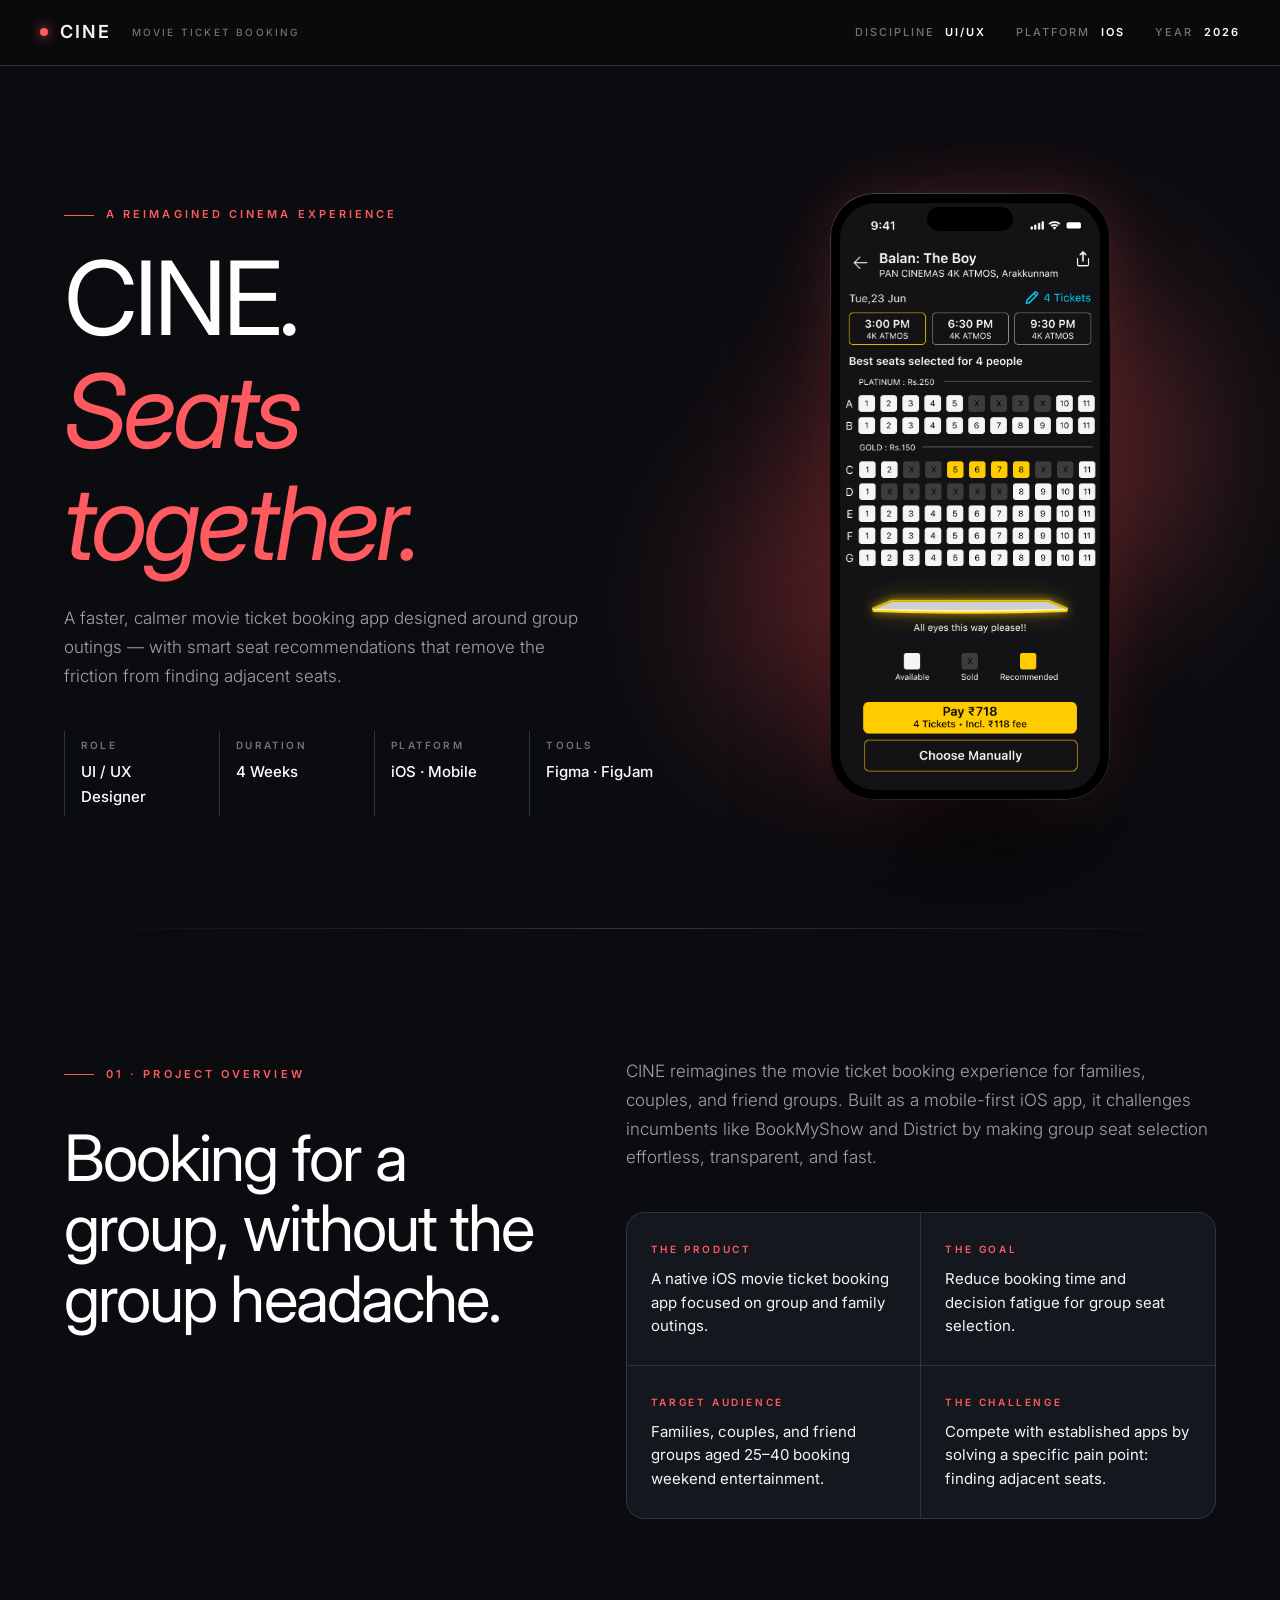
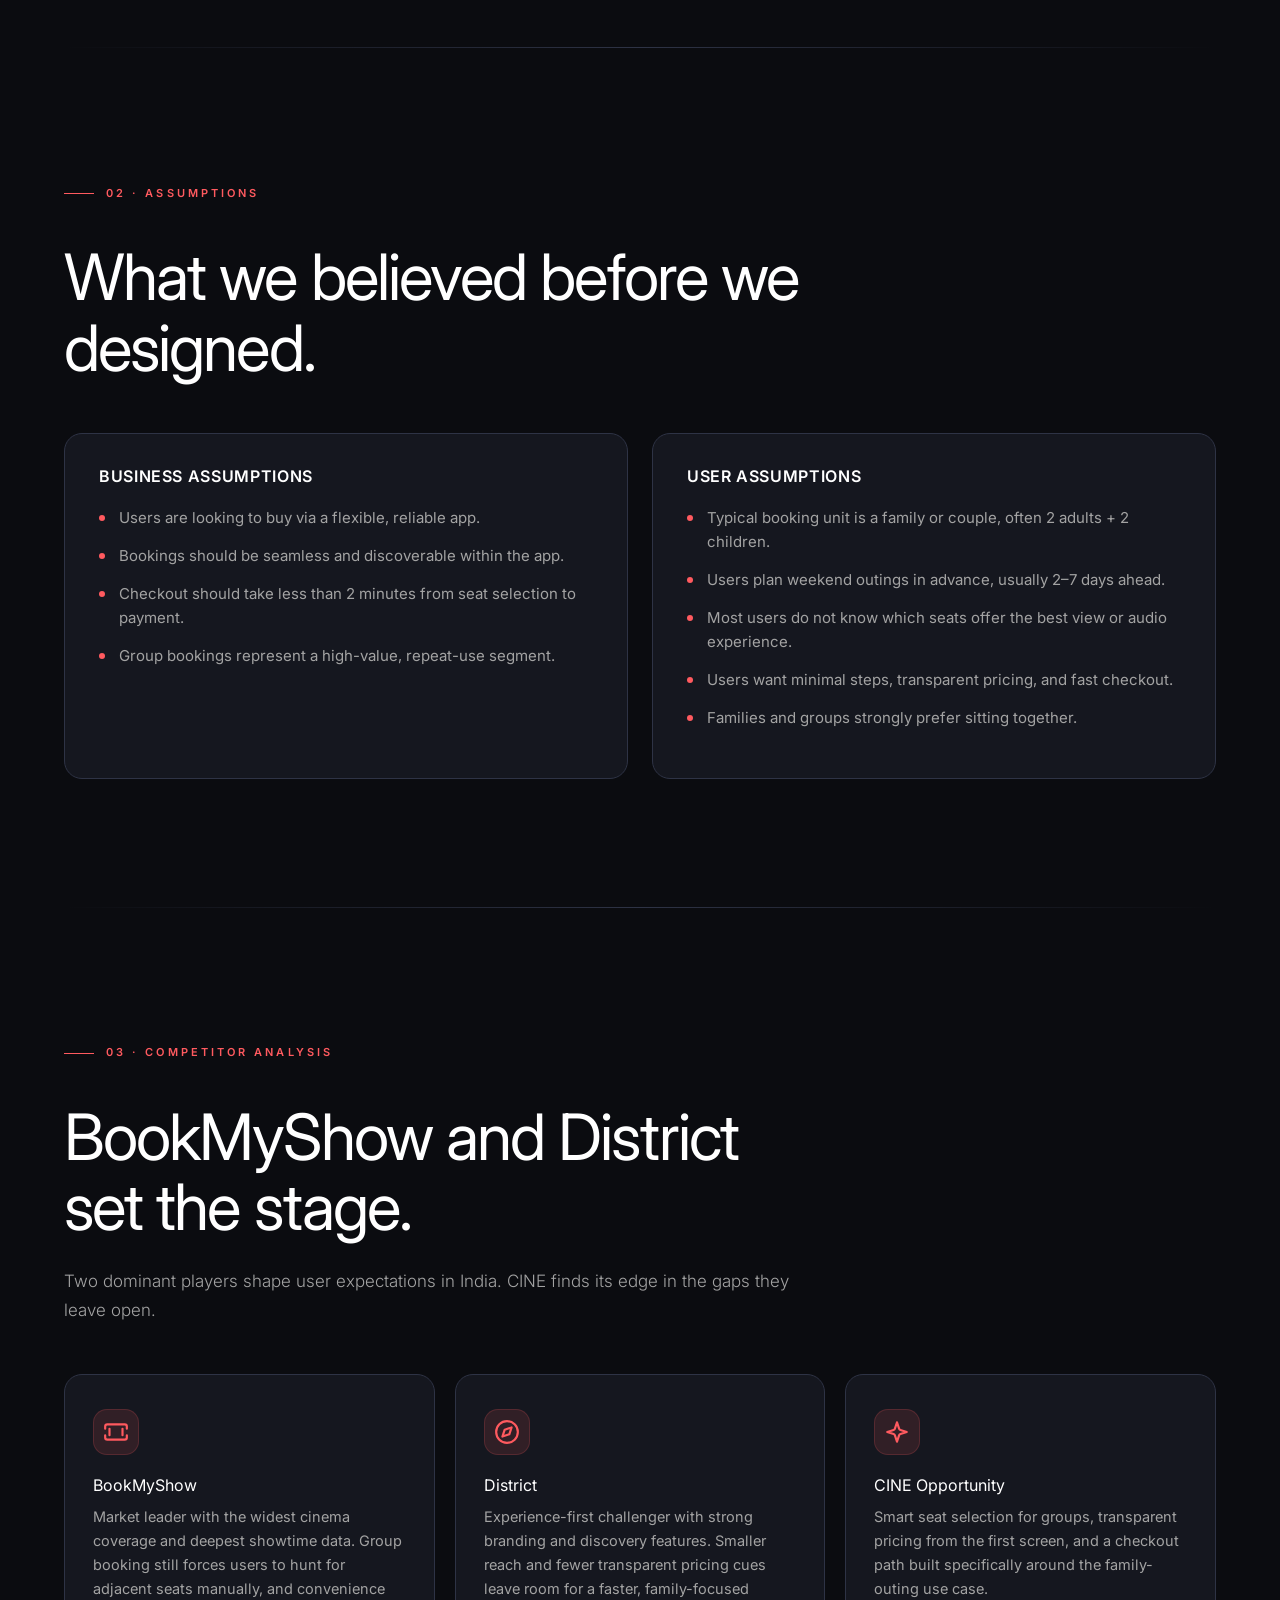
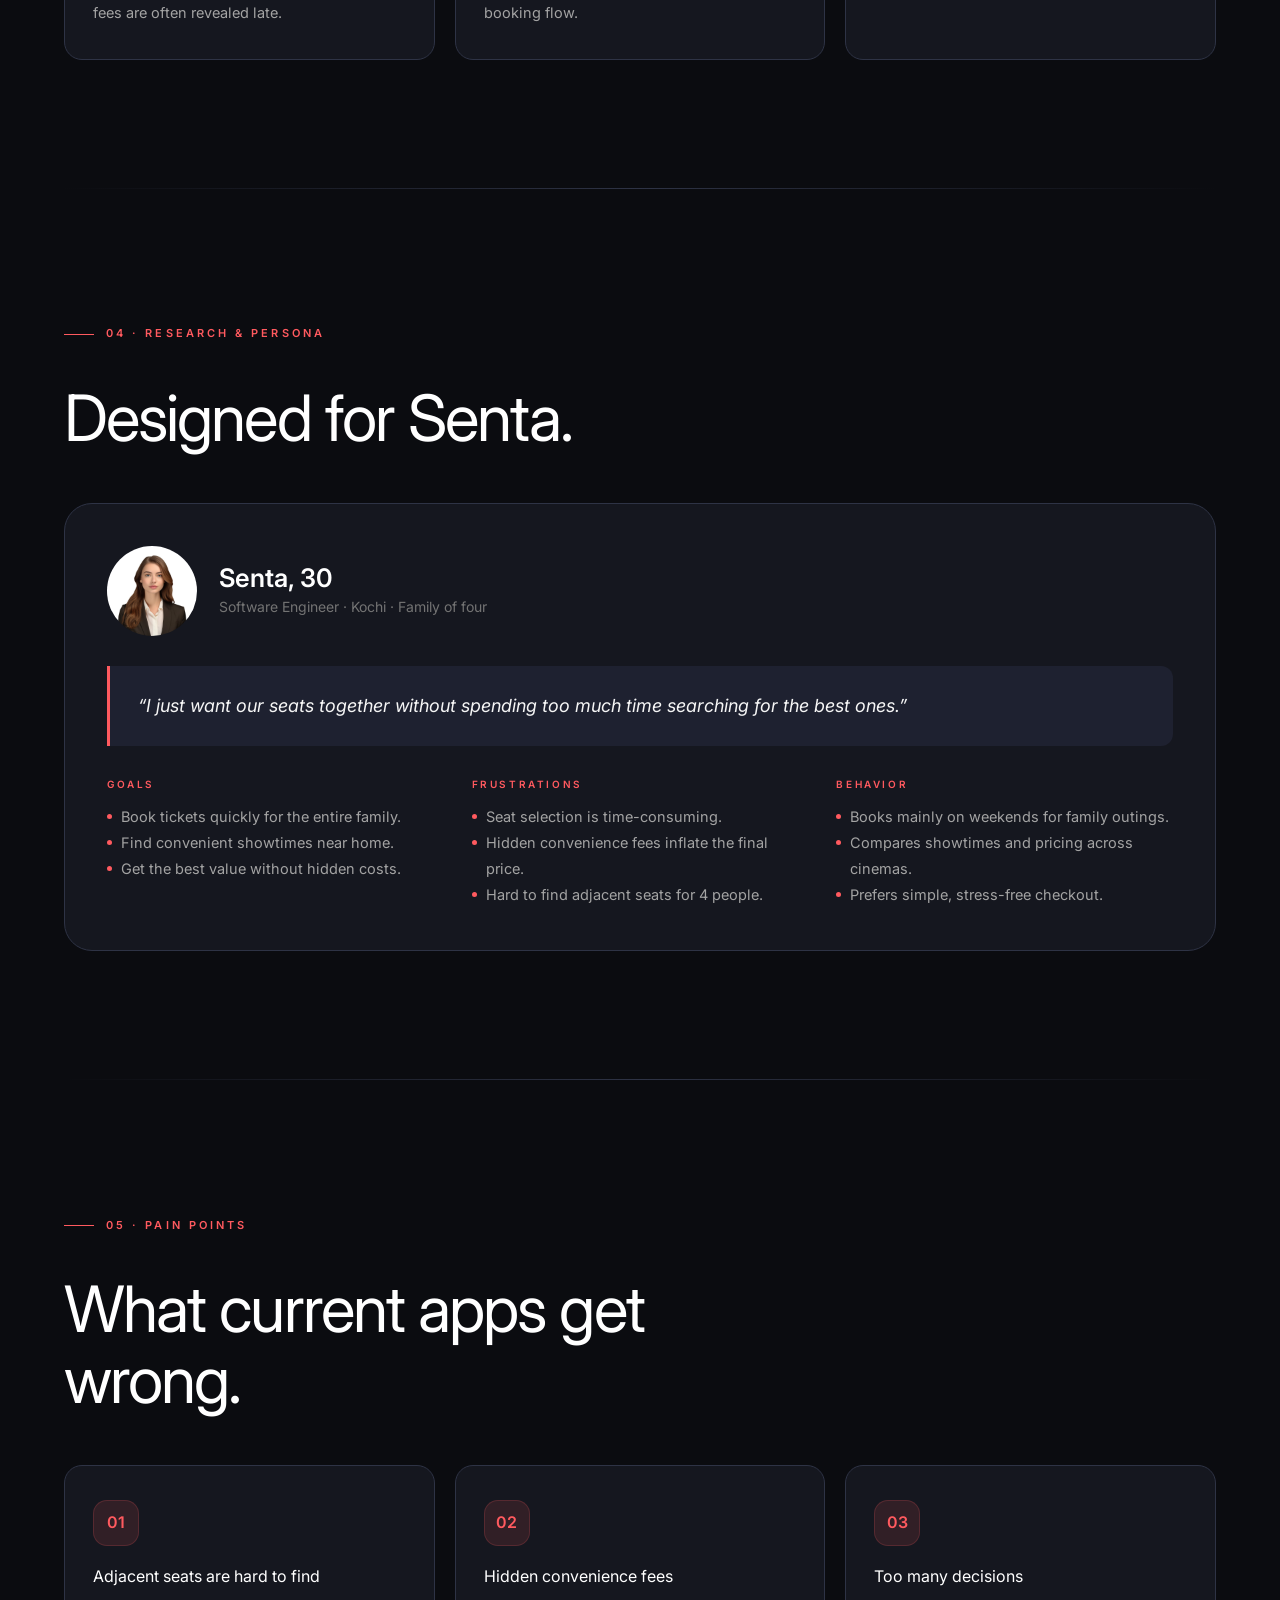
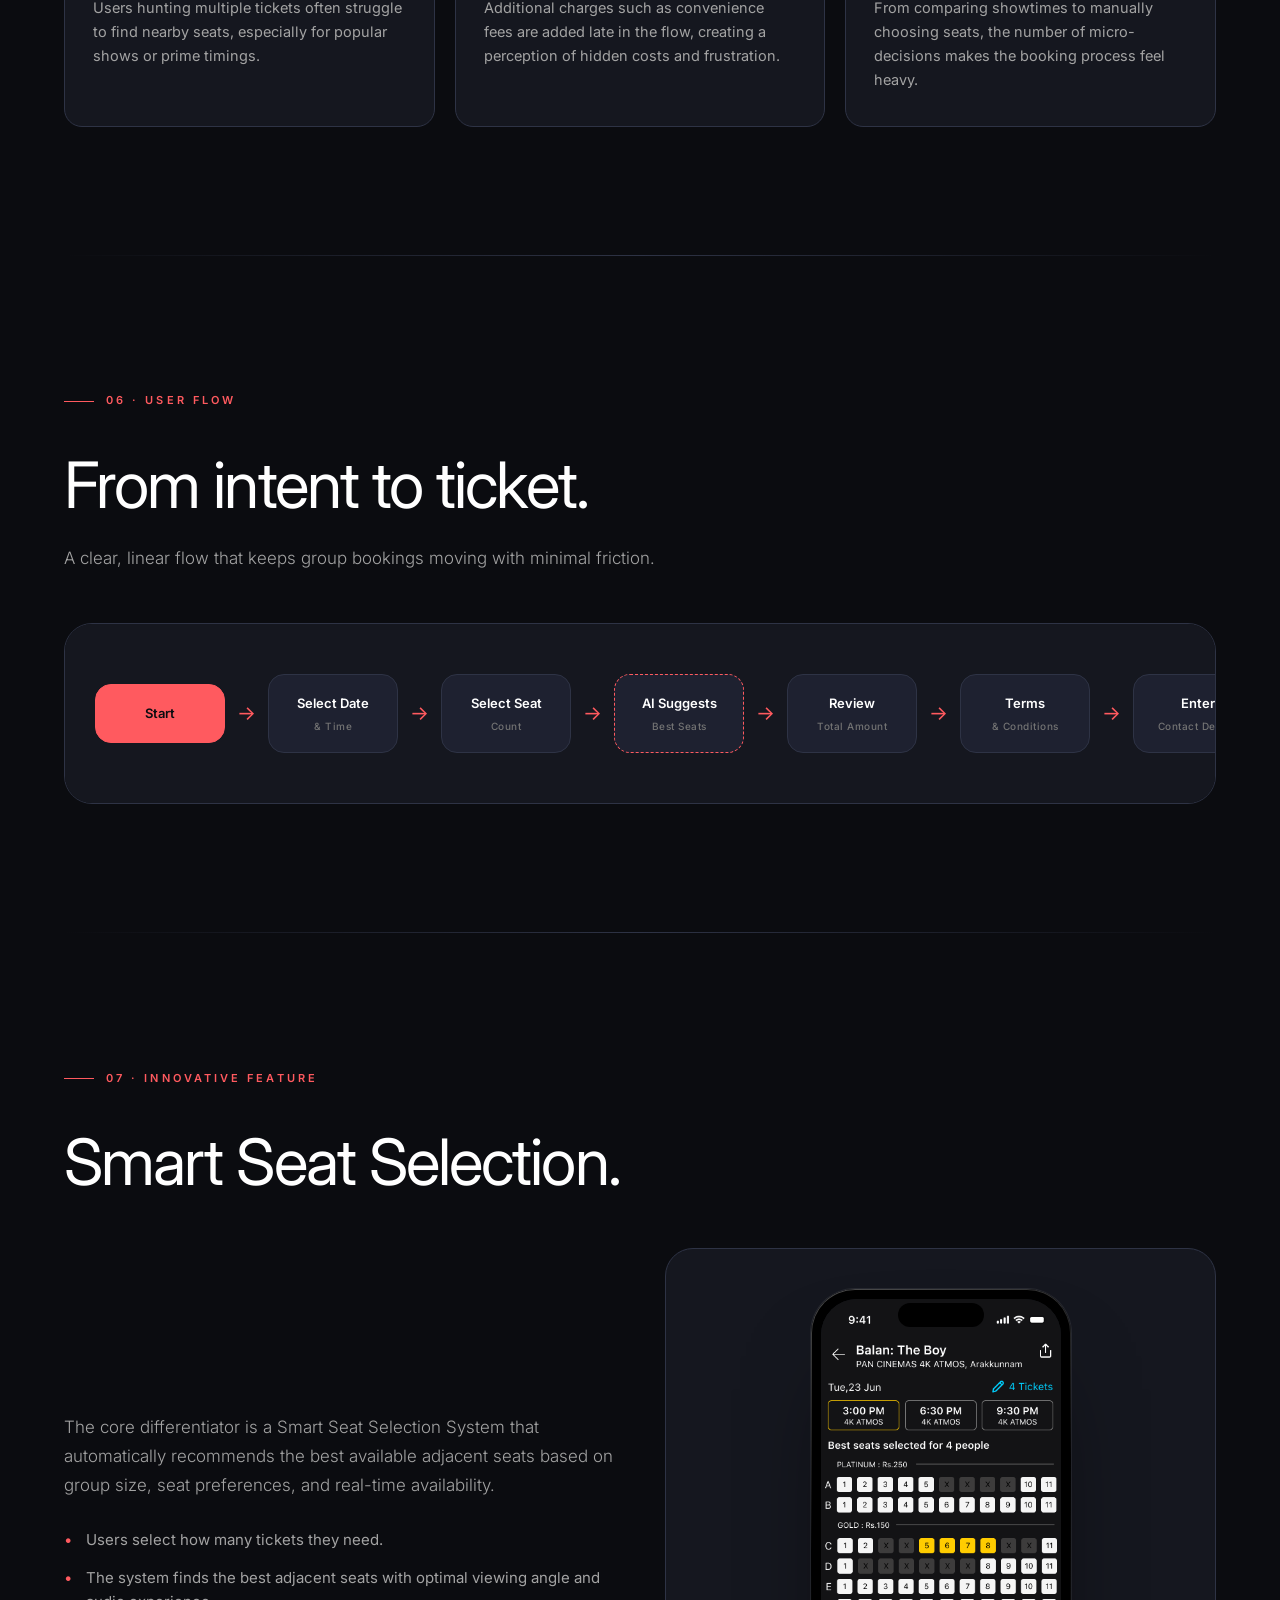
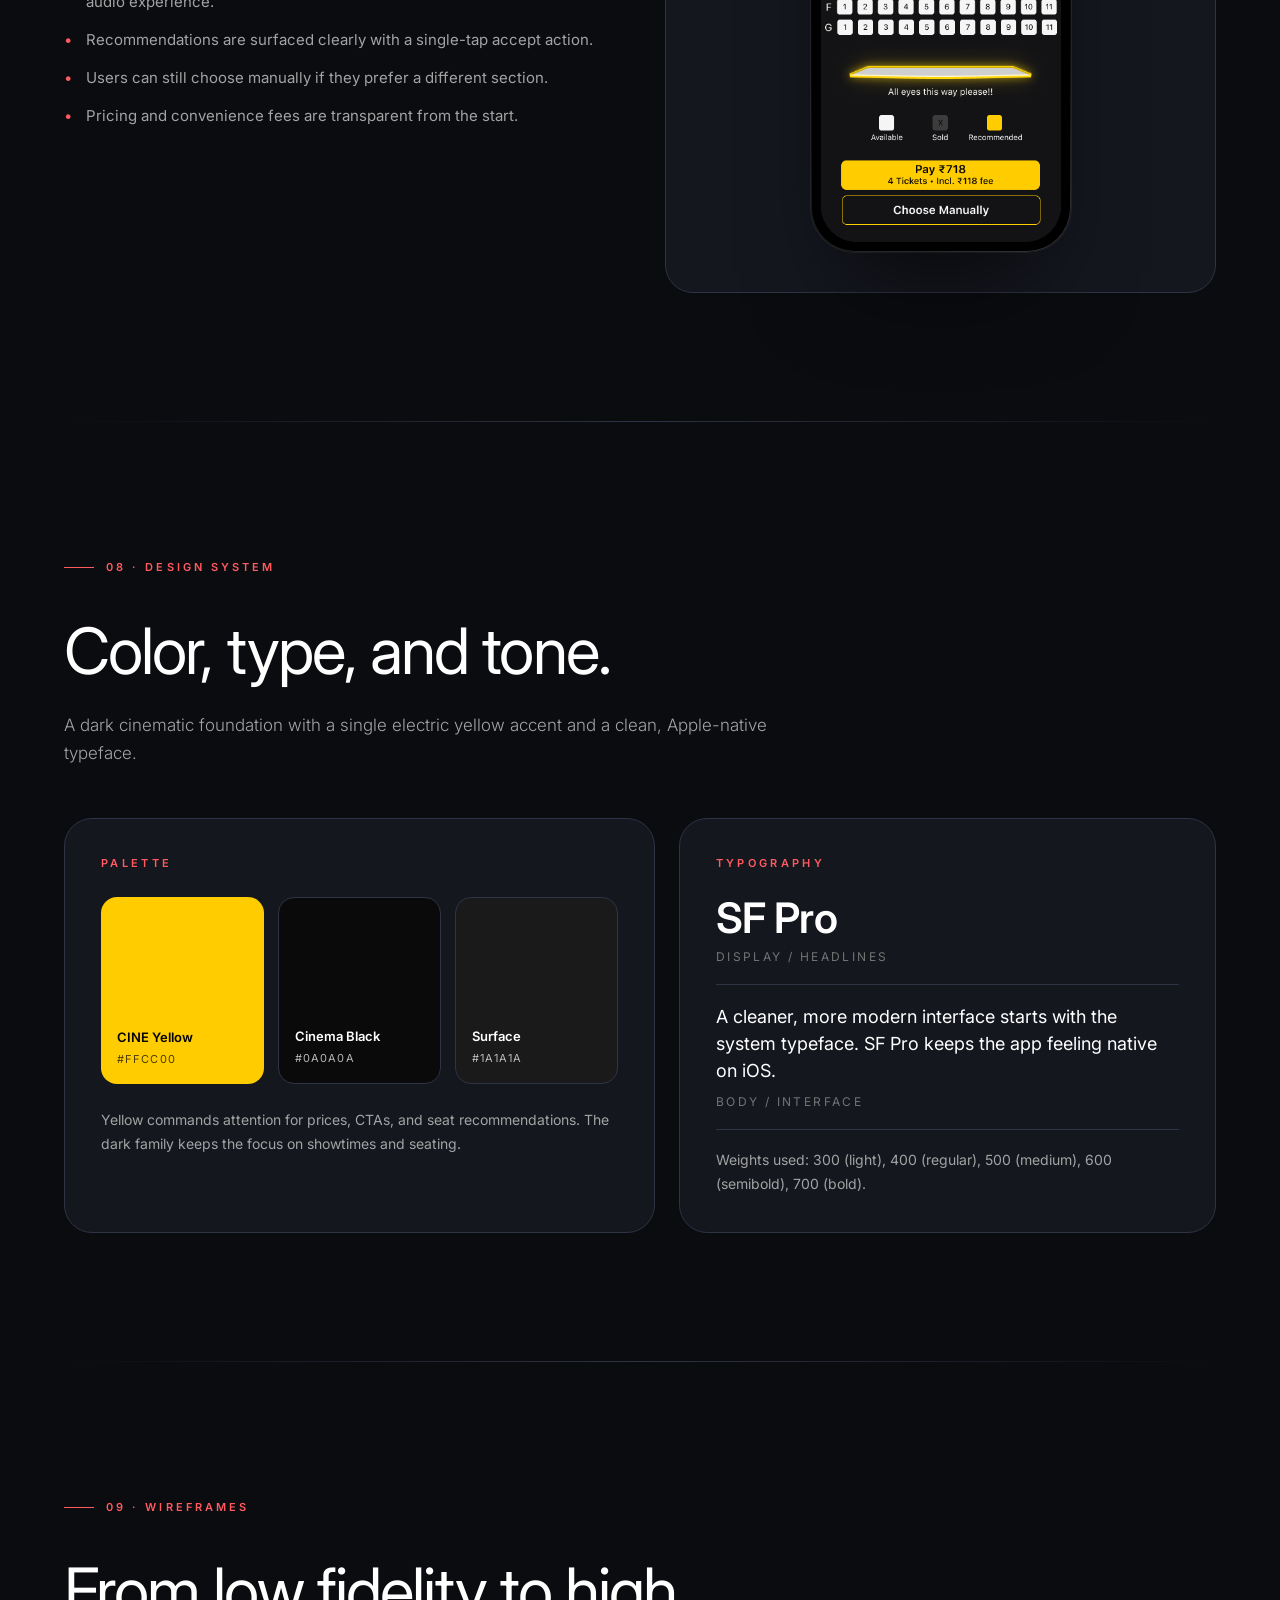
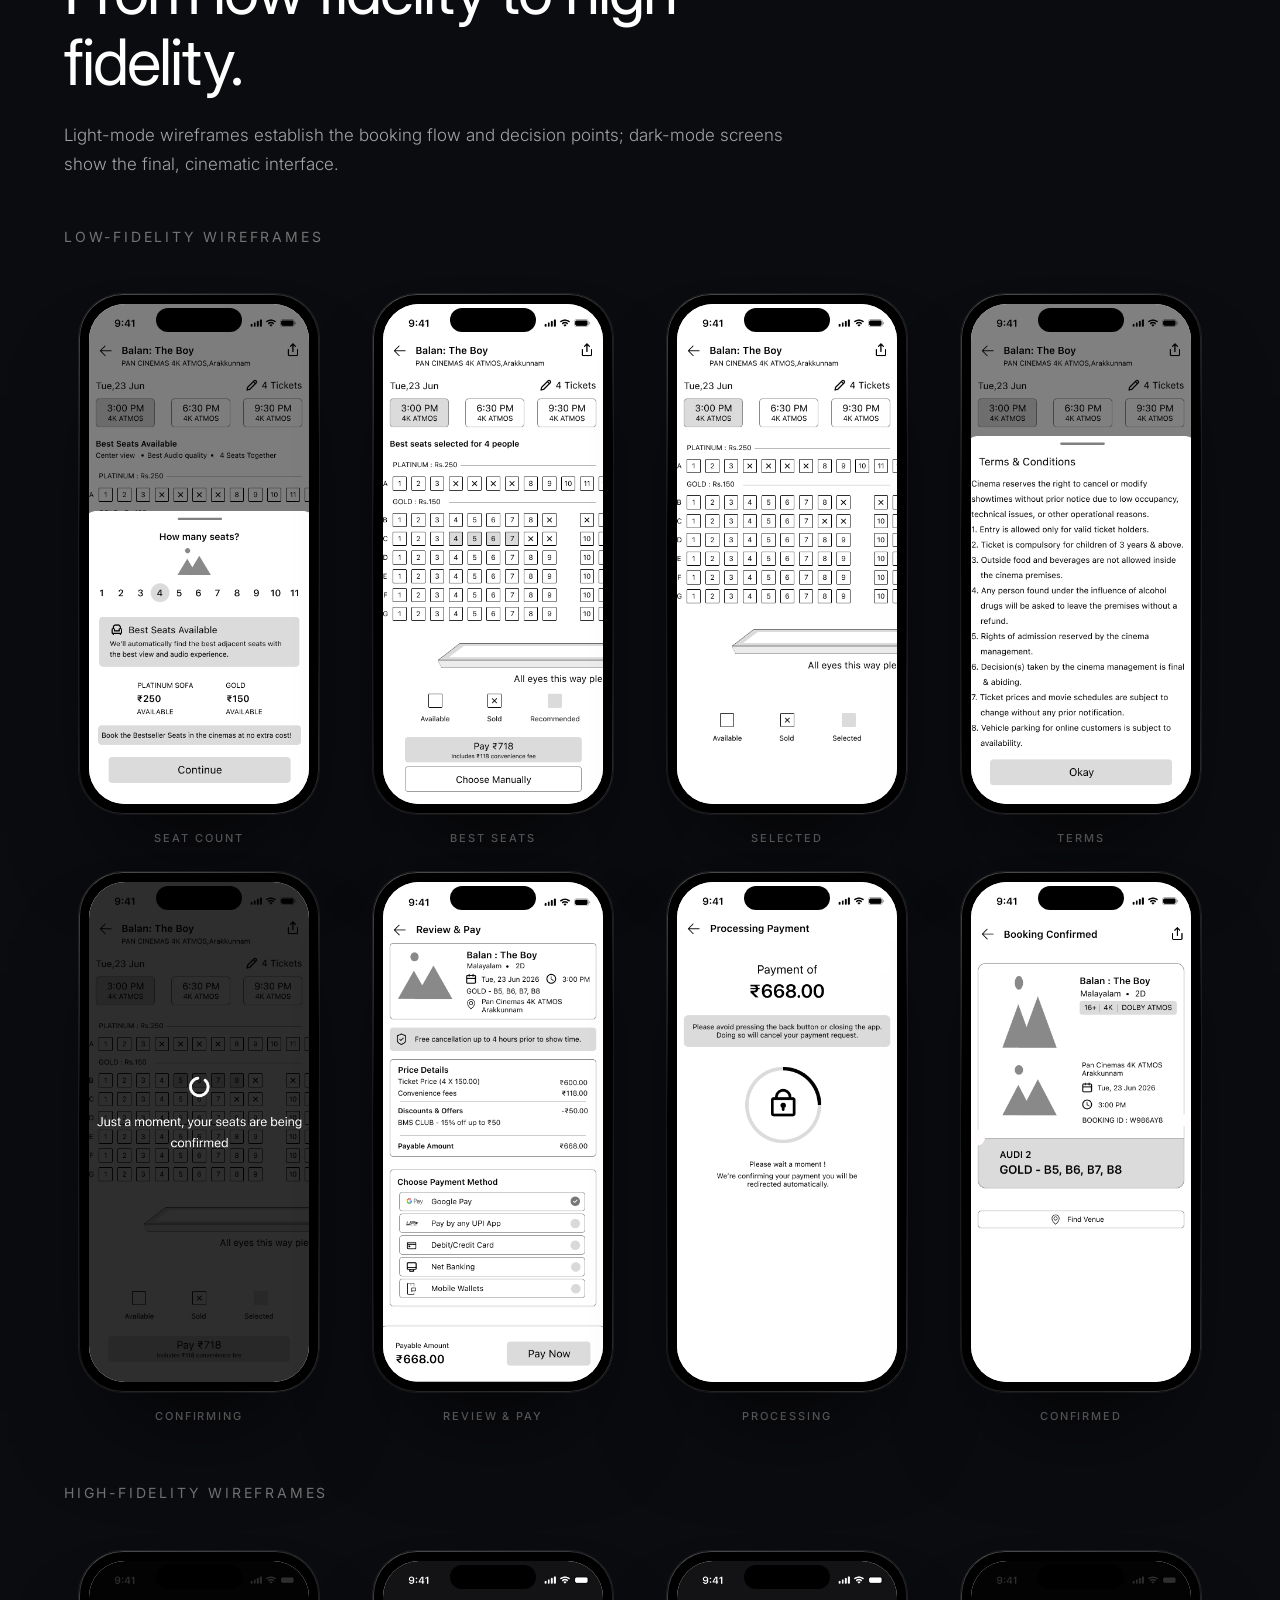
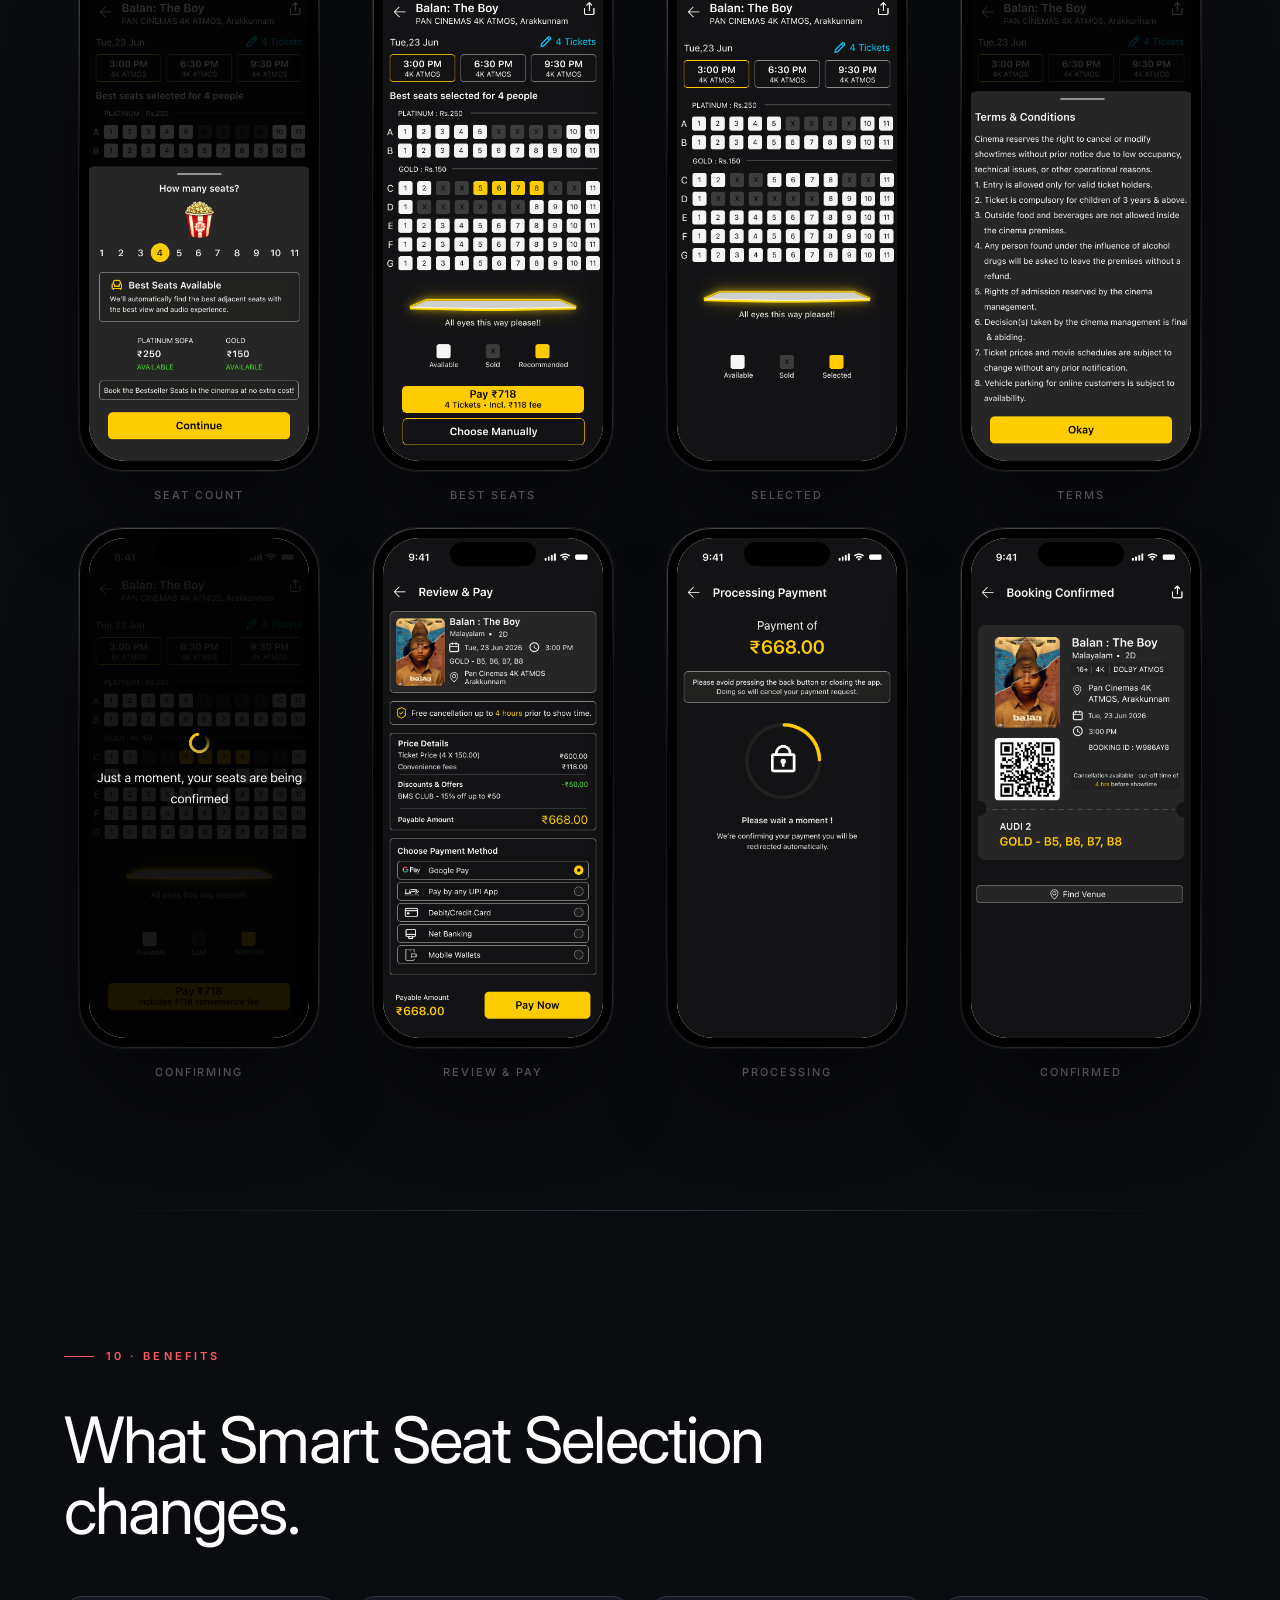
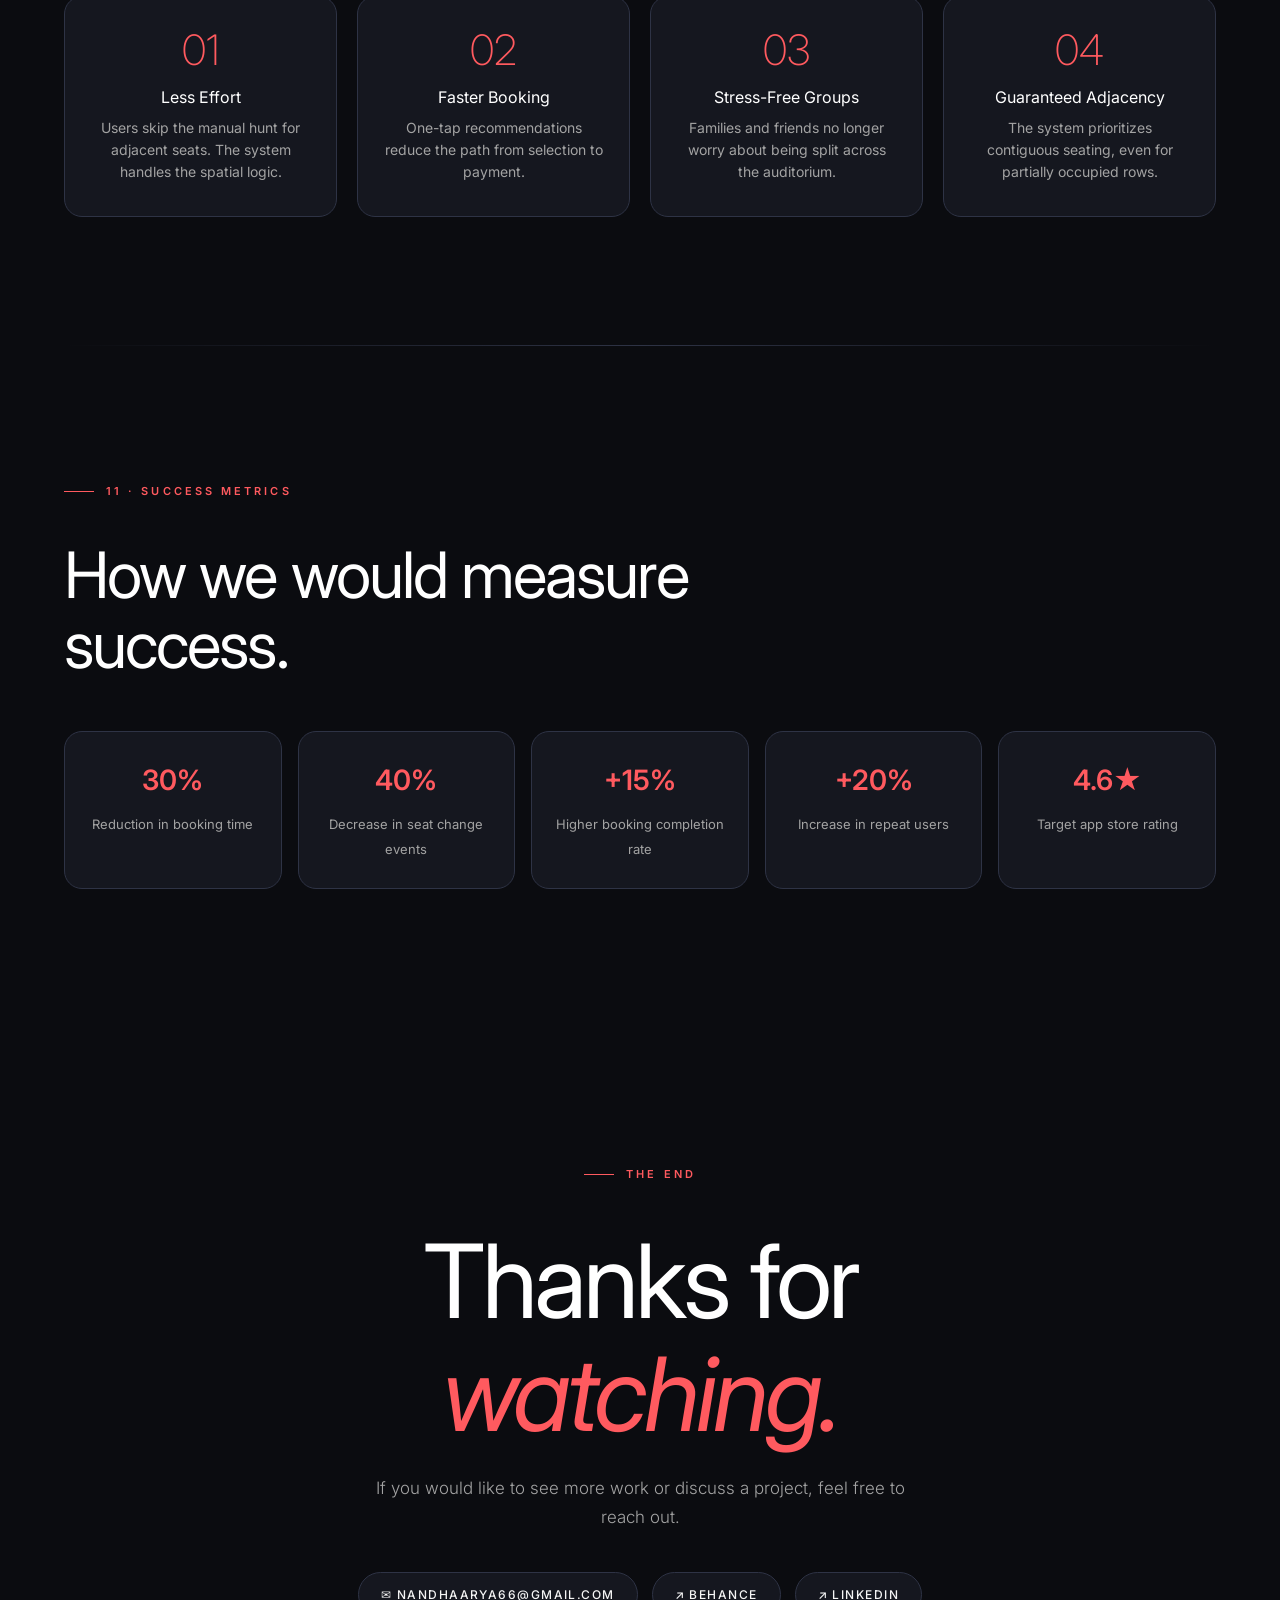
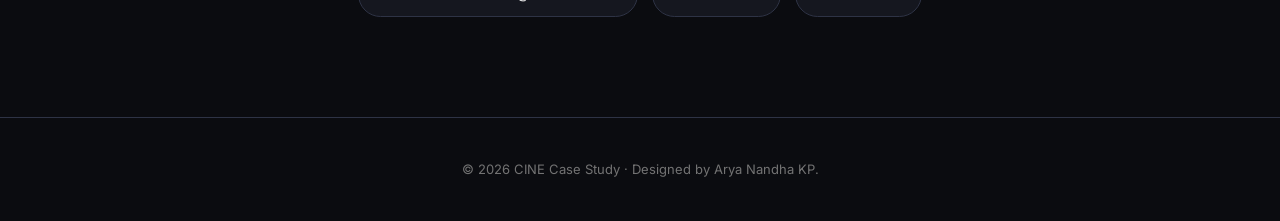
<file: movie-ticket-case-study.html>
<!DOCTYPE html>
<html lang="en">
<head>
  <meta charset="UTF-8" />
  <meta name="viewport" content="width=device-width, initial-scale=1.0" />
  <title>CINE · Reimagined Movie Ticket Booking · Case Study</title>
  <meta name="description" content="A UI/UX case study for CINE - a reimagined movie ticket booking app designed to make group seat selection effortless." />
  <link rel="preconnect" href="https://fonts.googleapis.com" />
  <link rel="preconnect" href="https://fonts.gstatic.com" crossorigin />
  <link href="https://fonts.googleapis.com/css2?family=Inter:wght@300;400;500;600;700&display=swap" rel="stylesheet" />
  <style>
    :root {
      --bg: #0B0C10;
      --surface: #15171F;
      --surface-2: #1E2130;
      --surface-3: #272B3D;
      --gold: #FF5A5F;
      --gold-deep: #E04A4F;
      --gold-soft: rgba(255, 90, 95, 0.12);
      --white: #ffffff;
      --text: #f5f5f5;
      --text-soft: #a3a3a3;
      --text-muted: #737373;
      --success: #4ade80;
      --line: #2E3345;
      --radius-sm: 12px;
      --radius-md: 18px;
      --radius-lg: 28px;
      --radius-xl: 40px;
      --sans: "SF Pro Display", "SF Pro Text", -apple-system, BlinkMacSystemFont, "Inter", "Segoe UI", Roboto, Helvetica, Arial, sans-serif;
      --serif: "SF Pro Display", "SF Pro Text", -apple-system, BlinkMacSystemFont, "Inter", "Segoe UI", Roboto, Helvetica, Arial, sans-serif;
    }

    * { box-sizing: border-box; margin: 0; padding: 0; }
    html { scroll-behavior: smooth; }
    body {
      background: var(--bg);
      color: var(--text);
      font-family: var(--sans);
      line-height: 1.6;
      -webkit-font-smoothing: antialiased;
    }
    img { display: block; max-width: 100%; }
    a { color: inherit; text-decoration: none; }

    .container { max-width: 1200px; margin: 0 auto; padding: 0 24px; }
    .eyebrow {
      display: inline-flex; align-items: center; gap: 12px;
      font-size: 11px; font-weight: 600; letter-spacing: 0.28em; text-transform: uppercase;
      color: var(--gold); margin-bottom: 18px;
    }
    .eyebrow::before { content: ""; width: 30px; height: 1px; background: var(--gold); }
    h1, h2, h3, h4 { font-family: var(--serif); font-weight: 400; line-height: 1.1; color: var(--white); }
    .h-display { font-size: clamp(48px, 8vw, 110px); letter-spacing: -0.04em; }
    .h1 { font-size: clamp(34px, 5vw, 64px); letter-spacing: -0.03em; }
    .h2 { font-size: clamp(26px, 3.2vw, 42px); letter-spacing: -0.02em; }
    .h3 { font-size: clamp(20px, 2vw, 26px); }
    .h4 { font-size: 16px; font-weight: 600; font-family: var(--sans); letter-spacing: 0.02em; }
    p { color: var(--text-soft); font-size: 16px; line-height: 1.75; }
    .lead { font-size: clamp(17px, 1.25vw, 20px); color: var(--text-soft); line-height: 1.7; font-weight: 300; }
    .divider { height: 1px; background: linear-gradient(90deg, transparent, var(--line), transparent); }

    /* Nav */
    nav {
      position: sticky; top: 0; z-index: 50;
      background: rgba(10, 10, 10, 0.82); backdrop-filter: blur(16px);
      border-bottom: 1px solid var(--line);
    }
    .nav-inner { display: flex; align-items: center; justify-content: space-between; padding: 18px 0; }
    .brand { display: flex; align-items: center; gap: 12px; font-size: 18px; font-weight: 600; letter-spacing: 0.12em; }
    .brand-dot { width: 8px; height: 8px; border-radius: 50%; background: var(--gold); box-shadow: 0 0 12px var(--gold); }
    .brand small { font-size: 10px; color: var(--text-muted); text-transform: uppercase; letter-spacing: 0.22em; font-weight: 500; margin-left: 8px; }
    .nav-meta { display: flex; gap: 30px; font-size: 11px; text-transform: uppercase; letter-spacing: 0.18em; color: var(--text-muted); font-weight: 500; }
    .nav-meta b { color: var(--white); font-weight: 600; margin-left: 6px; }
    @media (max-width: 720px) { .nav-meta { display: none; } }

    /* Hero */
    .hero { position: relative; overflow: hidden; padding: 90px 0 70px; }
    .hero-grid { display: grid; grid-template-columns: 1.1fr 0.9fr; gap: 60px; align-items: center; min-height: 78vh; }
    @media (max-width: 980px) { .hero-grid { grid-template-columns: 1fr; min-height: auto; } }
    .hero .tagline { max-width: 520px; margin: 24px 0 40px; }
    .hero-meta { display: grid; grid-template-columns: repeat(4, 1fr); gap: 20px; max-width: 640px; }
    @media (max-width: 640px) { .hero-meta { grid-template-columns: repeat(2, 1fr); } }
    .hero-meta div { border-left: 1px solid var(--line); padding: 6px 0 6px 16px; }
    .hero-meta label { display: block; font-size: 10px; letter-spacing: 0.22em; color: var(--text-muted); text-transform: uppercase; font-weight: 600; margin-bottom: 6px; }
    .hero-meta strong { font-size: 15px; font-weight: 500; color: var(--white); }

    .hero-stage { position: relative; height: 600px; display: flex; align-items: center; justify-content: center; }
    @media (max-width: 980px) { .hero-stage { height: 460px; } }
    .glow { position: absolute; border-radius: 50%; filter: blur(80px); opacity: 0.35; pointer-events: none; }
    .glow.a { width: 360px; height: 360px; background: var(--gold); top: 10%; right: 5%; }
    .glow.b { width: 280px; height: 280px; background: var(--gold-deep); bottom: 10%; left: 0; }

    .phone-main { position: relative; z-index: 2; display: flex; align-items: center; justify-content: center; width: 100%; height: 100%; }
    .phone-main .device { position: relative; width: 280px; transform: translateY(-10px) rotateY(-2deg); box-shadow: 0 70px 120px -40px rgba(0,0,0,0.9), 0 0 60px rgba(255,90,95,0.18); }
    @media (max-width: 760px) {
      .phone-main .device { width: 220px; }
    }
    .device { position: absolute; width: 260px; aspect-ratio: 9/19.5; border-radius: 44px; background: #000; padding: 10px; box-shadow: 0 60px 100px -40px rgba(0,0,0,0.7), 0 0 0 1px rgba(255,255,255,0.08); }
    .device::before { content: ""; position: absolute; inset: 0; border-radius: 44px; padding: 1px; background: linear-gradient(160deg, rgba(255,255,255,0.3), rgba(255,255,255,0) 40%, rgba(255,255,255,0.05) 70%, rgba(255,255,255,0.2)); -webkit-mask: linear-gradient(#000 0 0) content-box, linear-gradient(#000 0 0); -webkit-mask-composite: xor; mask-composite: exclude; pointer-events: none; }
    .device .screen { width: 100%; height: 100%; border-radius: 36px; overflow: hidden; background: var(--surface); }
    .device .screen img { width: 100%; height: 100%; object-fit: cover; }
    .device .island { position: absolute; top: 14px; left: 50%; transform: translateX(-50%); width: 86px; height: 24px; border-radius: 12px; background: #000; z-index: 5; }

    /* Sections */
    .section { padding: clamp(80px, 10vw, 140px) 0; position: relative; }
    .two-col { display: grid; grid-template-columns: 1fr 1.2fr; gap: 70px; align-items: start; }
    @media (max-width: 900px) { .two-col { grid-template-columns: 1fr; gap: 40px; } }
    .kv-grid { display: grid; grid-template-columns: repeat(2, 1fr); gap: 1px; background: var(--line); border: 1px solid var(--line); border-radius: var(--radius-md); overflow: hidden; margin-top: 40px; }
    .kv-grid > div { background: var(--surface); padding: 28px 24px; }
    .kv-grid label { display: block; font-size: 10px; letter-spacing: 0.26em; color: var(--gold); text-transform: uppercase; font-weight: 600; margin-bottom: 10px; }
    .kv-grid p { color: var(--text); font-size: 15px; line-height: 1.55; }

    /* Cards */
    .cards { display: grid; grid-template-columns: repeat(3, 1fr); gap: 20px; margin-top: 50px; }
    @media (max-width: 900px) { .cards { grid-template-columns: 1fr; } }
    .card { background: var(--surface); border: 1px solid var(--line); border-radius: var(--radius-md); padding: 34px 28px; transition: transform 0.35s ease, border-color 0.35s ease; }
    .card:hover { transform: translateY(-4px); border-color: var(--gold); }
    .card .ix { width: 46px; height: 46px; border-radius: 14px; background: var(--gold-soft); color: var(--gold); display: flex; align-items: center; justify-content: center; font-size: 16px; font-weight: 600; margin-bottom: 22px; border: 1px solid rgba(255,90,95,0.18); }
    .card h4 { margin-bottom: 10px; color: var(--white); }
    .card p { font-size: 14.5px; line-height: 1.65; }

    /* Assumptions */
    .assumptions-grid { display: grid; grid-template-columns: repeat(2, 1fr); gap: 24px; margin-top: 50px; }
    @media (max-width: 760px) { .assumptions-grid { grid-template-columns: 1fr; } }
    .assumption-box { background: var(--surface); border: 1px solid var(--line); border-radius: var(--radius-md); padding: 34px; }
    .assumption-box h3 { margin-bottom: 20px; font-family: var(--sans); font-weight: 600; font-size: 16px; letter-spacing: 0.04em; text-transform: uppercase; }
    .assumption-box ul { list-style: none; }
    .assumption-box li { position: relative; padding-left: 20px; margin-bottom: 14px; color: var(--text-soft); font-size: 15px; line-height: 1.6; }
    .assumption-box li::before { content: ""; position: absolute; left: 0; top: 9px; width: 6px; height: 6px; border-radius: 50%; background: var(--gold); }

    /* Persona */
    .persona { background: var(--surface); border: 1px solid var(--line); border-radius: var(--radius-lg); padding: 42px; margin-top: 50px; }
    .persona-head { display: flex; align-items: center; gap: 22px; margin-bottom: 30px; }
    .avatar { width: 90px; height: 90px; border-radius: 50%; background: linear-gradient(135deg, var(--gold), var(--gold-deep)); overflow: hidden; flex-shrink: 0; display: flex; align-items: center; justify-content: center; font-size: 36px; }
    .avatar img { width: 100%; height: 100%; object-fit: cover; }
    .persona-head h3 { margin-bottom: 4px; font-family: var(--sans); font-weight: 600; }
    .persona-head .meta { font-size: 14px; color: var(--text-muted); }
    .persona-quote { font-size: 18px; font-style: italic; color: var(--text); margin-bottom: 30px; padding: 24px 28px; border-left: 3px solid var(--gold); background: var(--surface-2); border-radius: 0 var(--radius-sm) var(--radius-sm) 0; }
    .persona-row { display: grid; grid-template-columns: repeat(3, 1fr); gap: 28px; }
    @media (max-width: 900px) { .persona-row { grid-template-columns: 1fr; } }
    .persona-row > div label { display: block; font-size: 10px; letter-spacing: 0.26em; color: var(--gold); text-transform: uppercase; font-weight: 600; margin-bottom: 12px; }
    .persona-row > div ul { list-style: none; font-size: 14.5px; line-height: 1.8; color: var(--text-soft); }
    .persona-row > div ul li { position: relative; padding-left: 14px; }
    .persona-row > div ul li::before { content: ""; position: absolute; left: 0; top: 10px; width: 5px; height: 5px; border-radius: 50%; background: var(--gold); }

    /* User Flow */
    .flow { margin-top: 50px; background: var(--surface); border: 1px solid var(--line); border-radius: var(--radius-lg); padding: 50px 30px; overflow-x: auto; }
    .flow-track { display: flex; align-items: center; gap: 12px; min-width: 1100px; }
    .node { background: var(--surface-2); border: 1px solid var(--line); border-radius: 16px; padding: 18px 20px; min-width: 130px; text-align: center; flex-shrink: 0; position: relative; }
    .node .lbl { font-size: 13px; font-weight: 600; color: var(--white); }
    .node .sub { font-size: 10px; color: var(--text-muted); margin-top: 4px; letter-spacing: 0.05em; font-weight: 500; }
    .node.start { background: var(--gold); color: var(--bg); border-color: var(--gold); }
    .node.start .lbl { color: var(--bg); }
    .node.start .sub { color: rgba(0,0,0,0.6); }
    .node.decision { border-style: dashed; border-color: var(--gold); }
    .node.end { background: var(--surface-3); border-color: var(--gold); }
    .arrow { flex-shrink: 0; color: var(--gold); font-size: 20px; }

    /* Feature */
    .feature-grid { display: grid; grid-template-columns: 1fr 1fr; gap: 50px; align-items: center; margin-top: 50px; }
    @media (max-width: 900px) { .feature-grid { grid-template-columns: 1fr; } }
    .feature-list { list-style: none; display: flex; flex-direction: column; gap: 14px; margin-top: 28px; }
    .feature-list li { padding-left: 22px; position: relative; color: var(--text-soft); font-size: 15px; line-height: 1.6; }
    .feature-list li::before { content: "•"; position: absolute; left: 0; color: var(--gold); }
    .feature-visual { background: var(--surface); border: 1px solid var(--line); border-radius: var(--radius-lg); padding: 40px; display: flex; justify-content: center; align-items: center; min-height: 420px; }

    /* Wireframes */
    .wireframes { margin-top: 50px; }
    .wf-grid { display: grid; grid-template-columns: repeat(4, 1fr); gap: 24px; }
    @media (max-width: 1100px) { .wf-grid { grid-template-columns: repeat(3, 1fr); } }
    @media (max-width: 780px) { .wf-grid { grid-template-columns: repeat(2, 1fr); gap: 16px; } }
    @media (max-width: 480px) { .wf-grid { grid-template-columns: 1fr; } }
    .wf-card { display: flex; flex-direction: column; align-items: center; }
    .wf-card .device { position: relative; width: 100%; max-width: 240px; transform: none; }
    .wf-card .device .screen { background: #fff; }
    .wf-card .device .screen img { object-fit: cover; }
    .wf-cap { margin-top: 16px; font-size: 11px; letter-spacing: 0.18em; text-transform: uppercase; color: var(--text-muted); font-weight: 500; text-align: center; }

    /* Benefits */
    .benefits { display: grid; grid-template-columns: repeat(4, 1fr); gap: 20px; margin-top: 50px; }
    @media (max-width: 980px) { .benefits { grid-template-columns: repeat(2, 1fr); } }
    @media (max-width: 560px) { .benefits { grid-template-columns: 1fr; } }
    .benefit { background: var(--surface); border: 1px solid var(--line); border-radius: var(--radius-md); padding: 32px 26px; text-align: center; }
    .benefit .num { font-size: 42px; font-weight: 200; color: var(--gold); line-height: 1; margin-bottom: 18px; font-family: var(--serif); }
    .benefit h4 { margin-bottom: 10px; }
    .benefit p { font-size: 14px; line-height: 1.6; }

    /* Metrics */
    .metrics { display: grid; grid-template-columns: repeat(5, 1fr); gap: 16px; margin-top: 50px; }
    @media (max-width: 980px) { .metrics { grid-template-columns: repeat(3, 1fr); } }
    @media (max-width: 620px) { .metrics { grid-template-columns: repeat(2, 1fr); } }
    .metric { background: var(--surface); border: 1px solid var(--line); border-radius: var(--radius-md); padding: 26px 22px; text-align: center; }
    .metric strong { display: block; font-size: 28px; color: var(--gold); font-weight: 600; margin-bottom: 8px; }
    .metric span { font-size: 13px; color: var(--text-soft); line-height: 1.5; }

    /* Closing */
    .closing { text-align: center; padding: 140px 0 100px; position: relative; }
    .closing .lead { max-width: 560px; margin: 24px auto 40px; }
    .contact-row { display: flex; justify-content: center; flex-wrap: wrap; gap: 14px; }
    .tag { display: inline-flex; align-items: center; gap: 8px; padding: 12px 22px; border: 1px solid var(--line); border-radius: 999px; background: var(--surface); font-size: 12px; letter-spacing: 0.12em; text-transform: uppercase; color: var(--text); font-weight: 500; transition: all 0.25s ease; }
    .tag:hover { background: var(--gold); color: var(--bg); border-color: var(--gold); }

    footer { padding: 40px 0; border-top: 1px solid var(--line); background: var(--bg); text-align: center; }
    footer p { font-size: 13px; color: var(--text-muted); }

    .reveal { opacity: 0; transform: translateY(28px); transition: opacity 0.9s ease, transform 0.9s cubic-bezier(0.2, 0.7, 0.2, 1); }
    .reveal.in { opacity: 1; transform: none; }
  </style>
</head>
<body>

<nav>
  <div class="container nav-inner">
    <div class="brand"><span class="brand-dot"></span> CINE <small>Movie Ticket Booking</small></div>
    <div class="nav-meta">
      <span>Discipline <b>UI/UX</b></span>
      <span>Platform <b>iOS</b></span>
      <span>Year <b>2026</b></span>
    </div>
  </div>
</nav>

<header class="hero">
  <div class="container hero-grid">
    <div class="reveal">
      <div class="eyebrow">A Reimagined Cinema Experience</div>
      <h1 class="h-display">CINE.<br><em style="font-style:italic;color:var(--gold);">Seats together.</em></h1>
      <p class="tagline lead">A faster, calmer movie ticket booking app designed around group outings — with smart seat recommendations that remove the friction from finding adjacent seats.</p>
      <div class="hero-meta">
        <div><label>Role</label><strong>UI / UX Designer</strong></div>
        <div><label>Duration</label><strong>4 Weeks</strong></div>
        <div><label>Platform</label><strong>iOS · Mobile</strong></div>
        <div><label>Tools</label><strong>Figma · FigJam</strong></div>
      </div>
    </div>
    <div class="hero-stage reveal">
      <div class="glow a"></div>
      <div class="glow b"></div>
      <div class="phone-main">
        <div class="device"><div class="island"></div><div class="screen"><img src="movie wireframes/11.png" alt="Smart seat recommendation"></div></div>
      </div>
    </div>
  </div>
</header>

<div class="container"><div class="divider"></div></div>

<section class="section">
  <div class="container two-col">
    <div class="reveal">
      <div class="eyebrow">01 · Project Overview</div>
      <h2 class="h1" style="margin-top:22px">Booking for a group, without the group headache.</h2>
    </div>
    <div class="reveal">
      <p class="lead">CINE reimagines the movie ticket booking experience for families, couples, and friend groups. Built as a mobile-first iOS app, it challenges incumbents like BookMyShow and District by making group seat selection effortless, transparent, and fast.</p>
      <div class="kv-grid">
        <div><label>The Product</label><p>A native iOS movie ticket booking app focused on group and family outings.</p></div>
        <div><label>The Goal</label><p>Reduce booking time and decision fatigue for group seat selection.</p></div>
        <div><label>Target Audience</label><p>Families, couples, and friend groups aged 25–40 booking weekend entertainment.</p></div>
        <div><label>The Challenge</label><p>Compete with established apps by solving a specific pain point: finding adjacent seats.</p></div>
      </div>
    </div>
  </div>
</section>

<div class="container"><div class="divider"></div></div>

<section class="section">
  <div class="container">
    <div class="reveal" style="max-width:760px">
      <div class="eyebrow">02 · Assumptions</div>
      <h2 class="h1" style="margin-top:22px">What we believed before we designed.</h2>
    </div>
    <div class="assumptions-grid">
      <div class="assumption-box reveal">
        <h3>Business Assumptions</h3>
        <ul>
          <li>Users are looking to buy via a flexible, reliable app.</li>
          <li>Bookings should be seamless and discoverable within the app.</li>
          <li>Checkout should take less than 2 minutes from seat selection to payment.</li>
          <li>Group bookings represent a high-value, repeat-use segment.</li>
        </ul>
      </div>
      <div class="assumption-box reveal">
        <h3>User Assumptions</h3>
        <ul>
          <li>Typical booking unit is a family or couple, often 2 adults + 2 children.</li>
          <li>Users plan weekend outings in advance, usually 2–7 days ahead.</li>
          <li>Most users do not know which seats offer the best view or audio experience.</li>
          <li>Users want minimal steps, transparent pricing, and fast checkout.</li>
          <li>Families and groups strongly prefer sitting together.</li>
        </ul>
      </div>
    </div>
  </div>
</section>

<div class="container"><div class="divider"></div></div>

<section class="section">
  <div class="container">
    <div class="reveal" style="max-width:760px">
      <div class="eyebrow">03 · Competitor Analysis</div>
      <h2 class="h1" style="margin-top:22px">BookMyShow and District set the stage.</h2>
      <p class="lead" style="margin-top:24px">Two dominant players shape user expectations in India. CINE finds its edge in the gaps they leave open.</p>
    </div>
    <div class="cards">
      <div class="card reveal">
        <div class="ix" style="padding:0;"><svg width="26" height="26" viewBox="0 0 24 24" fill="none" stroke="currentColor" stroke-width="2" stroke-linecap="round" stroke-linejoin="round"><path d="M2 9V7a2 2 0 0 1 2-2h16a2 2 0 0 1 2 2v2"/><path d="M2 15v2a2 2 0 0 0 2 2h16a2 2 0 0 0 2-2v-2"/><path d="M6 9v6"/><path d="M18 9v6"/></svg></div>
        <h4>BookMyShow</h4>
        <p>Market leader with the widest cinema coverage and deepest showtime data. Group booking still forces users to hunt for adjacent seats manually, and convenience fees are often revealed late.</p>
      </div>
      <div class="card reveal">
        <div class="ix" style="padding:0;"><svg width="26" height="26" viewBox="0 0 24 24" fill="none" stroke="currentColor" stroke-width="2" stroke-linecap="round" stroke-linejoin="round"><circle cx="12" cy="12" r="10"/><path d="m16.24 7.76-2.12 6.36-6.36 2.12 2.12-6.36 6.36-2.12z"/></svg></div>
        <h4>District</h4>
        <p>Experience-first challenger with strong branding and discovery features. Smaller reach and fewer transparent pricing cues leave room for a faster, family-focused booking flow.</p>
      </div>
      <div class="card reveal">
        <div class="ix" style="padding:0;"><svg width="26" height="26" viewBox="0 0 24 24" fill="none" stroke="currentColor" stroke-width="2" stroke-linecap="round" stroke-linejoin="round"><path d="m12 3-1.912 5.813a2 2 0 0 1-1.275 1.275L3 12l5.813 1.912a2 2 0 0 1 1.275 1.275L12 21l1.912-5.813a2 2 0 0 1 1.275-1.275L21 12l-5.813-1.912a2 2 0 0 1-1.275-1.275L12 3Z"/></svg></div>
        <h4>CINE Opportunity</h4>
        <p>Smart seat selection for groups, transparent pricing from the first screen, and a checkout path built specifically around the family-outing use case.</p>
      </div>
    </div>
  </div>
</section>

<div class="container"><div class="divider"></div></div>

<section class="section">
  <div class="container">
    <div class="reveal" style="max-width:760px">
      <div class="eyebrow">04 · Research & Persona</div>
      <h2 class="h1" style="margin-top:22px">Designed for Senta.</h2>
    </div>
    <div class="persona reveal">
      <div class="persona-head">
        <div class="avatar"><img src="case-study/assets/persona-avatar.png" alt="Senta portrait"></div>
        <div>
          <h3 class="h3">Senta, 30</h3>
          <div class="meta">Software Engineer · Kochi · Family of four</div>
        </div>
      </div>
      <p class="persona-quote">“I just want our seats together without spending too much time searching for the best ones.”</p>
      <div class="persona-row">
        <div>
          <label>Goals</label>
          <ul>
            <li>Book tickets quickly for the entire family.</li>
            <li>Find convenient showtimes near home.</li>
            <li>Get the best value without hidden costs.</li>
          </ul>
        </div>
        <div>
          <label>Frustrations</label>
          <ul>
            <li>Seat selection is time-consuming.</li>
            <li>Hidden convenience fees inflate the final price.</li>
            <li>Hard to find adjacent seats for 4 people.</li>
          </ul>
        </div>
        <div>
          <label>Behavior</label>
          <ul>
            <li>Books mainly on weekends for family outings.</li>
            <li>Compares showtimes and pricing across cinemas.</li>
            <li>Prefers simple, stress-free checkout.</li>
          </ul>
        </div>
      </div>
    </div>
  </div>
</section>

<div class="container"><div class="divider"></div></div>

<section class="section">
  <div class="container">
    <div class="reveal" style="max-width:760px">
      <div class="eyebrow">05 · Pain Points</div>
      <h2 class="h1" style="margin-top:22px">What current apps get wrong.</h2>
    </div>
    <div class="cards">
      <div class="card reveal">
        <div class="ix">01</div>
        <h4>Adjacent seats are hard to find</h4>
        <p>Users hunting multiple tickets often struggle to find nearby seats, especially for popular shows or prime timings.</p>
      </div>
      <div class="card reveal">
        <div class="ix">02</div>
        <h4>Hidden convenience fees</h4>
        <p>Additional charges such as convenience fees are added late in the flow, creating a perception of hidden costs and frustration.</p>
      </div>
      <div class="card reveal">
        <div class="ix">03</div>
        <h4>Too many decisions</h4>
        <p>From comparing showtimes to manually choosing seats, the number of micro-decisions makes the booking process feel heavy.</p>
      </div>
    </div>
  </div>
</section>

<div class="container"><div class="divider"></div></div>

<section class="section">
  <div class="container">
    <div class="reveal" style="max-width:760px">
      <div class="eyebrow">06 · User Flow</div>
      <h2 class="h1" style="margin-top:22px">From intent to ticket.</h2>
      <p class="lead" style="margin-top:24px">A clear, linear flow that keeps group bookings moving with minimal friction.</p>
    </div>
    <div class="flow reveal">
      <div class="flow-track">
        <div class="node start"><div class="lbl">Start</div></div>
        <div class="arrow">→</div>
        <div class="node"><div class="lbl">Select Date</div><div class="sub">& Time</div></div>
        <div class="arrow">→</div>
        <div class="node"><div class="lbl">Select Seat</div><div class="sub">Count</div></div>
        <div class="arrow">→</div>
        <div class="node decision"><div class="lbl">AI Suggests</div><div class="sub">Best Seats</div></div>
        <div class="arrow">→</div>
        <div class="node"><div class="lbl">Review</div><div class="sub">Total Amount</div></div>
        <div class="arrow">→</div>
        <div class="node"><div class="lbl">Terms</div><div class="sub">& Conditions</div></div>
        <div class="arrow">→</div>
        <div class="node"><div class="lbl">Enter</div><div class="sub">Contact Details</div></div>
        <div class="arrow">→</div>
        <div class="node"><div class="lbl">Confirm</div><div class="sub">Booking</div></div>
        <div class="arrow">→</div>
        <div class="node"><div class="lbl">Select Payment</div><div class="sub">Method</div></div>
        <div class="arrow">→</div>
        <div class="node end"><div class="lbl">Ticket</div><div class="sub">Booked</div></div>
      </div>
    </div>
  </div>
</section>

<div class="container"><div class="divider"></div></div>

<section class="section">
  <div class="container">
    <div class="reveal" style="max-width:760px">
      <div class="eyebrow">07 · Innovative Feature</div>
      <h2 class="h1" style="margin-top:22px">Smart Seat Selection.</h2>
    </div>
    <div class="feature-grid reveal">
      <div>
        <p class="lead">The core differentiator is a Smart Seat Selection System that automatically recommends the best available adjacent seats based on group size, seat preferences, and real-time availability.</p>
        <ul class="feature-list">
          <li>Users select how many tickets they need.</li>
          <li>The system finds the best adjacent seats with optimal viewing angle and audio experience.</li>
          <li>Recommendations are surfaced clearly with a single-tap accept action.</li>
          <li>Users can still choose manually if they prefer a different section.</li>
          <li>Pricing and convenience fees are transparent from the start.</li>
        </ul>
      </div>
      <div class="feature-visual">
        <div class="device" style="position:relative;width:260px;transform:none;">
          <div class="island"></div>
          <div class="screen"><img src="movie wireframes/11.png" alt="Smart seat recommendation screen"></div>
        </div>
      </div>
    </div>
  </div>
</section>

<div class="container"><div class="divider"></div></div>

<section class="section">
  <div class="container">
    <div class="reveal" style="max-width:760px">
      <div class="eyebrow">08 · Design System</div>
      <h2 class="h1" style="margin-top:22px">Color, type, and tone.</h2>
      <p class="lead" style="margin-top:24px">A dark cinematic foundation with a single electric yellow accent and a clean, Apple-native typeface.</p>
    </div>
    <div class="ds-row reveal" style="display:grid;grid-template-columns:1.1fr 1fr;gap:24px;margin-top:50px;">
      <div class="panel" style="background:var(--surface);border:1px solid var(--line);border-radius:var(--radius-lg);padding:36px;">
        <div class="panel-title" style="font-size:11px;letter-spacing:0.3em;text-transform:uppercase;color:var(--gold);font-weight:600;margin-bottom:24px;">Palette</div>
        <div class="swatches" style="display:grid;grid-template-columns:repeat(3,1fr);gap:14px;">
          <div class="swatch" style="aspect-ratio:1/1.15;border-radius:16px;padding:16px;display:flex;flex-direction:column;justify-content:flex-end;background:#FFCC00;color:#000;"><span class="n" style="font-size:13px;font-weight:600;">CINE Yellow</span><span class="h" style="font-size:11px;opacity:0.7;margin-top:3px;letter-spacing:0.1em;">#FFCC00</span></div>
          <div class="swatch" style="aspect-ratio:1/1.15;border-radius:16px;padding:16px;display:flex;flex-direction:column;justify-content:flex-end;background:#0a0a0a;color:#fff;border:1px solid var(--line);"><span class="n" style="font-size:13px;font-weight:600;">Cinema Black</span><span class="h" style="font-size:11px;opacity:0.7;margin-top:3px;letter-spacing:0.1em;">#0A0A0A</span></div>
          <div class="swatch" style="aspect-ratio:1/1.15;border-radius:16px;padding:16px;display:flex;flex-direction:column;justify-content:flex-end;background:#1a1a1a;color:#fff;border:1px solid var(--line);"><span class="n" style="font-size:13px;font-weight:600;">Surface</span><span class="h" style="font-size:11px;opacity:0.7;margin-top:3px;letter-spacing:0.1em;">#1A1A1A</span></div>
        </div>
        <p style="margin-top:24px;font-size:14px;line-height:1.7;color:var(--text-soft);">Yellow commands attention for prices, CTAs, and seat recommendations. The dark family keeps the focus on showtimes and seating.</p>
      </div>
      <div class="panel" style="background:var(--surface);border:1px solid var(--line);border-radius:var(--radius-lg);padding:36px;">
        <div class="panel-title" style="font-size:11px;letter-spacing:0.3em;text-transform:uppercase;color:var(--gold);font-weight:600;margin-bottom:24px;">Typography</div>
        <div style="display:flex;flex-direction:column;gap:18px;">
          <div>
            <div style="font-size:42px;font-weight:600;color:#fff;line-height:1;letter-spacing:-0.02em;">SF Pro</div>
            <div style="font-size:12px;letter-spacing:0.2em;text-transform:uppercase;color:var(--text-muted);margin-top:8px;">Display / Headlines</div>
          </div>
          <div style="height:1px;background:var(--line);"></div>
          <div>
            <div style="font-size:18px;font-weight:400;color:#fff;line-height:1.5;">A cleaner, more modern interface starts with the system typeface. SF Pro keeps the app feeling native on iOS.</div>
            <div style="font-size:12px;letter-spacing:0.2em;text-transform:uppercase;color:var(--text-muted);margin-top:8px;">Body / Interface</div>
          </div>
          <div style="height:1px;background:var(--line);"></div>
          <div style="font-family:var(--sans);font-size:14px;color:var(--text-soft);line-height:1.7;">Weights used: 300 (light), 400 (regular), 500 (medium), 600 (semibold), 700 (bold).</div>
        </div>
      </div>
    </div>
  </div>
</section>

<div class="container"><div class="divider"></div></div>

<section class="section">
  <div class="container">
    <div class="reveal" style="max-width:760px">
      <div class="eyebrow">09 · Wireframes</div>
      <h2 class="h1" style="margin-top:22px">From low fidelity to high fidelity.</h2>
      <p class="lead" style="margin-top:24px">Light-mode wireframes establish the booking flow and decision points; dark-mode screens show the final, cinematic interface.</p>
    </div>

    <h3 class="h3" style="margin-top:50px;margin-bottom:24px;color:var(--text-muted);font-size:14px;letter-spacing:0.2em;text-transform:uppercase;">Low-Fidelity Wireframes</h3>
    <div class="wireframes wf-grid reveal">
      <div class="wf-card"><div class="device"><div class="island"></div><div class="screen"><img src="movie wireframes/1.png" alt="Seat count"></div></div><div class="wf-cap">Seat Count</div></div>
      <div class="wf-card"><div class="device"><div class="island"></div><div class="screen"><img src="movie wireframes/2.png" alt="Smart recommendation"></div></div><div class="wf-cap">Best Seats</div></div>
      <div class="wf-card"><div class="device"><div class="island"></div><div class="screen"><img src="movie wireframes/3.png" alt="Selected seats"></div></div><div class="wf-cap">Selected</div></div>
      <div class="wf-card"><div class="device"><div class="island"></div><div class="screen"><img src="movie wireframes/5.png" alt="Terms"></div></div><div class="wf-cap">Terms</div></div>
      <div class="wf-card"><div class="device"><div class="island"></div><div class="screen"><img src="movie wireframes/6.png" alt="Loading"></div></div><div class="wf-cap">Confirming</div></div>
      <div class="wf-card"><div class="device"><div class="island"></div><div class="screen"><img src="movie wireframes/7.png" alt="Review and pay"></div></div><div class="wf-cap">Review & Pay</div></div>
      <div class="wf-card"><div class="device"><div class="island"></div><div class="screen"><img src="movie wireframes/8.png" alt="Processing payment"></div></div><div class="wf-cap">Processing</div></div>
      <div class="wf-card"><div class="device"><div class="island"></div><div class="screen"><img src="movie wireframes/9.png" alt="Booking confirmed"></div></div><div class="wf-cap">Confirmed</div></div>
    </div>

    <h3 class="h3" style="margin-top:60px;margin-bottom:24px;color:var(--text-muted);font-size:14px;letter-spacing:0.2em;text-transform:uppercase;">High-Fidelity Wireframes</h3>
    <div class="wireframes wf-grid reveal">
      <div class="wf-card"><div class="device"><div class="island"></div><div class="screen"><img src="movie wireframes/10.png" alt="Seat count dark"></div></div><div class="wf-cap">Seat Count</div></div>
      <div class="wf-card"><div class="device"><div class="island"></div><div class="screen"><img src="movie wireframes/11.png" alt="Smart recommendation dark"></div></div><div class="wf-cap">Best Seats</div></div>
      <div class="wf-card"><div class="device"><div class="island"></div><div class="screen"><img src="movie wireframes/12.png" alt="Selected seats dark"></div></div><div class="wf-cap">Selected</div></div>
      <div class="wf-card"><div class="device"><div class="island"></div><div class="screen"><img src="movie wireframes/14.png" alt="Terms dark"></div></div><div class="wf-cap">Terms</div></div>
      <div class="wf-card"><div class="device"><div class="island"></div><div class="screen"><img src="movie wireframes/15.png" alt="Loading dark"></div></div><div class="wf-cap">Confirming</div></div>
      <div class="wf-card"><div class="device"><div class="island"></div><div class="screen"><img src="movie wireframes/16.png" alt="Review and pay dark"></div></div><div class="wf-cap">Review & Pay</div></div>
      <div class="wf-card"><div class="device"><div class="island"></div><div class="screen"><img src="movie wireframes/17.png" alt="Processing payment dark"></div></div><div class="wf-cap">Processing</div></div>
      <div class="wf-card"><div class="device"><div class="island"></div><div class="screen"><img src="movie wireframes/18.png" alt="Booking confirmed dark"></div></div><div class="wf-cap">Confirmed</div></div>
    </div>
  </div>
</section>

<div class="container"><div class="divider"></div></div>

<section class="section">
  <div class="container">
    <div class="reveal" style="max-width:760px">
      <div class="eyebrow">10 · Benefits</div>
      <h2 class="h1" style="margin-top:22px">What Smart Seat Selection changes.</h2>
    </div>
    <div class="benefits">
      <div class="benefit reveal">
        <div class="num">01</div>
        <h4>Less Effort</h4>
        <p>Users skip the manual hunt for adjacent seats. The system handles the spatial logic.</p>
      </div>
      <div class="benefit reveal">
        <div class="num">02</div>
        <h4>Faster Booking</h4>
        <p>One-tap recommendations reduce the path from selection to payment.</p>
      </div>
      <div class="benefit reveal">
        <div class="num">03</div>
        <h4>Stress-Free Groups</h4>
        <p>Families and friends no longer worry about being split across the auditorium.</p>
      </div>
      <div class="benefit reveal">
        <div class="num">04</div>
        <h4>Guaranteed Adjacency</h4>
        <p>The system prioritizes contiguous seating, even for partially occupied rows.</p>
      </div>
    </div>
  </div>
</section>

<div class="container"><div class="divider"></div></div>

<section class="section">
  <div class="container">
    <div class="reveal" style="max-width:760px">
      <div class="eyebrow">11 · Success Metrics</div>
      <h2 class="h1" style="margin-top:22px">How we would measure success.</h2>
    </div>
    <div class="metrics">
      <div class="metric reveal"><strong>30%</strong><span>Reduction in booking time</span></div>
      <div class="metric reveal"><strong>40%</strong><span>Decrease in seat change events</span></div>
      <div class="metric reveal"><strong>+15%</strong><span>Higher booking completion rate</span></div>
      <div class="metric reveal"><strong>+20%</strong><span>Increase in repeat users</span></div>
      <div class="metric reveal"><strong>4.6★</strong><span>Target app store rating</span></div>
    </div>
  </div>
</section>

<section class="closing">
  <div class="container reveal">
    <div class="eyebrow" style="justify-content:center;">The End</div>
    <h2 class="h-display" style="margin-top:24px;">Thanks for<br><em style="font-style:italic;color:var(--gold);">watching.</em></h2>
    <p class="lead">If you would like to see more work or discuss a project, feel free to reach out.</p>
    <div class="contact-row">
      <a class="tag" href="mailto:nandhaarya66@gmail.com">✉ nandhaarya66@gmail.com</a>
      <a class="tag" href="https://www.behance.net/aryanandha6" target="_blank" rel="noopener">↗ Behance</a>
      <a class="tag" href="https://www.linkedin.com/in/aryanandha-kp-83b658268/" target="_blank" rel="noopener">↗ LinkedIn</a>
    </div>
  </div>
</section>

<footer>
  <div class="container">
    <p>© 2026 CINE Case Study · Designed by Arya Nandha KP.</p>
  </div>
</footer>

<script>
  const io = new IntersectionObserver((entries) => {
    entries.forEach(e => { if (e.isIntersecting) { e.target.classList.add('in'); io.unobserve(e.target); } });
  }, { threshold: 0.12, rootMargin: '0px 0px -40px 0px' });
  document.querySelectorAll('.reveal').forEach(el => io.observe(el));
</script>
</body>
</html>
</file>
<file: styles.css>
/* ============================================================
   ARYANANDHA K P - EDITORIAL PORTFOLIO
   Premium · minimal · cinematic.
   ============================================================ */

* { box-sizing: border-box; margin: 0; padding: 0; }

:root {
  --bg:        #F4EFE6;
  --bg-2:      #EDE6D8;
  --bg-3:      #E5DCC8;
  --paper:     #FBF8F1;

  --text:      #1C1B19;
  --text-2:    #2A2925;
  --muted:     #6B6760;
  --muted-2:   #9B968C;

  --line:      #DDD5C5;
  --line-2:    #C9C0AE;

  --accent:    #1C1B19;

  --display:   "Fraunces", "Times New Roman", serif;
  --body:      "Inter", system-ui, sans-serif;
  --mono:      "JetBrains Mono", ui-monospace, monospace;

  --container: 1180px;

  --ease:      cubic-bezier(.2,.7,.2,1);
}

html { scroll-behavior: smooth; }

body {
  font-family: var(--body);
  background: var(--bg);
  color: var(--text);
  font-size: 16px;
  line-height: 1.6;
  font-weight: 400;
  -webkit-font-smoothing: antialiased;
  -moz-osx-font-smoothing: grayscale;
  overflow-x: hidden;
}

img { max-width: 100%; display: block; }

a { color: inherit; text-decoration: none; }

::selection { background: var(--text); color: var(--bg); }

.container {
  max-width: var(--container);
  margin: 0 auto;
  padding: 0 40px;
}

.kicker {
  font-family: var(--mono);
  font-size: 11.5px;
  letter-spacing: 0.16em;
  text-transform: uppercase;
  color: var(--muted-2);
}

.mono {
  font-family: var(--mono);
  font-size: 11.5px;
  letter-spacing: 0.06em;
  color: var(--muted-2);
  margin-left: 8px;
}

.section-head {
  margin-bottom: 80px;
  display: flex;
  flex-direction: column;
  gap: 18px;
  max-width: 760px;
}
.section-title {
  font-family: var(--display);
  font-weight: 400;
  font-size: clamp(40px, 5.4vw, 72px);
  line-height: 1.05;
  letter-spacing: -0.025em;
  color: var(--text);
}
.section-title em {
  font-style: italic;
  font-weight: 300;
  color: var(--muted);
}

.section-lede {
  font-family: var(--display);
  font-style: italic;
  font-weight: 300;
  font-size: clamp(17px, 1.4vw, 20px);
  line-height: 1.55;
  color: var(--muted);
  max-width: 540px;
}

/* =====================================================
   NAV
   ===================================================== */
.nav {
  position: fixed;
  top: 0; left: 0; right: 0;
  z-index: 60;
  display: grid;
  grid-template-columns: 1fr auto 1fr;
  align-items: center;
  gap: 24px;
  padding: 22px 40px;
  background: rgba(244,239,230,0.78);
  backdrop-filter: blur(14px) saturate(120%);
  -webkit-backdrop-filter: blur(14px) saturate(120%);
  border-bottom: 1px solid rgba(221,213,197,0.55);
  transition: padding .35s var(--ease), background .35s var(--ease);
}
.nav.is-scrolled { padding-top: 14px; padding-bottom: 14px; }

.nav__brand {
  display: inline-flex;
  align-items: center;
  gap: 12px;
  font-family: var(--display);
  font-size: 16px;
  font-weight: 500;
  letter-spacing: -0.01em;
  color: var(--text);
}
.nav__brand-mark {
  display: inline-flex;
  align-items: center; justify-content: center;
  width: 30px; height: 30px;
  border-radius: 50%;
  background: var(--text);
  color: var(--bg);
  font-family: var(--display);
  font-style: italic;
  font-size: 15px;
  font-weight: 400;
}

.nav__links {
  list-style: none;
  display: flex;
  align-items: center;
  gap: 36px;
  font-size: 14px;
  color: var(--muted);
}
.nav__links a {
  position: relative;
  padding: 4px 0;
  transition: color .3s var(--ease);
}
.nav__links a::after {
  content: '';
  position: absolute;
  left: 0; right: 0; bottom: -2px;
  height: 1px;
  background: var(--text);
  transform: scaleX(0);
  transform-origin: left;
  transition: transform .4s var(--ease);
}
.nav__links a:hover { color: var(--text); }
.nav__links a:hover::after { transform: scaleX(1); }

.nav__resume { display: inline-flex; align-items: baseline; gap: 8px; }
.nav__resume-tag {
  font-family: var(--mono);
  font-size: 10.5px;
  letter-spacing: 0.06em;
  color: var(--muted-2);
}

.nav__avatar {
  justify-self: end;
  width: 56px; height: 56px;
  border-radius: 50%;
  overflow: hidden;
  border: 1px solid var(--line-2);
  background: var(--bg-2);
  transition: transform .4s var(--ease), box-shadow .4s var(--ease);
}
.nav__avatar img {
  width: 100%; height: 100%;
  object-fit: cover;
  filter: grayscale(0.1);
}
.nav__avatar:hover {
  transform: scale(1.06);
  box-shadow: 0 8px 24px -8px rgba(0,0,0,0.18);
}

/* =====================================================
   HERO - Centered composition · sketch full bleed
   ===================================================== */
.hero {
  position: relative;
  min-height: 100vh;
  width: 100%;
  display: flex;
  align-items: center;
  justify-content: center;
  padding: 160px 40px 80px;
  background: #FBF8F1;
  isolation: isolate;
  overflow: hidden;
  text-align: center;
}

/* sketch - full bleed, faded to a doodle so the name leads */
.hero__sketch {
  position: absolute;
  inset: 0;
  z-index: 0;
  background-image: url("shibuya.png");
  background-repeat: no-repeat;
  background-position: center 56%;
  background-size: cover;
  opacity: 0.22;
  filter: grayscale(1) contrast(0.85) brightness(1.1);
  pointer-events: none;
  will-change: transform;
}

/* watery ripple canvas - follows the cursor */
.hero__water {
  position: absolute;
  inset: 0;
  z-index: 2;
  pointer-events: none;
  width: 100%;
  height: 100%;
  mix-blend-mode: multiply;
  opacity: 0.85;
}

/* hairline rule top */
.hero__edge {
  position: absolute;
  top: 0; left: 0; right: 0;
  height: 1px;
  background: linear-gradient(90deg, transparent, var(--line-2), transparent);
  opacity: 0.6;
  z-index: 2;
}

/* floating doodles - design tools scattered around the hero */
.hero__doodles {
  position: absolute;
  inset: 0;
  z-index: 1;
  pointer-events: none;
}
.doodle {
  --mx: 0px;
  --my: 0px;
  position: absolute;
  color: var(--text);
  opacity: 0;
  animation: doodleIn 1.1s var(--ease) forwards, doodleSway 7s ease-in-out infinite;
  transform-origin: center;
  translate: var(--mx) var(--my);
  transition: translate .6s var(--ease);
}
.doodle svg {
  width: 100%;
  height: 100%;
  display: block;
  opacity: 0.42;
}
.doodle--scissors {
  width: 46px; height: 46px;
  top: 14%; right: 11%;
  animation-delay: .55s, 1.2s;
  transform: rotate(18deg);
}
.doodle--pen {
  width: 50px; height: 50px;
  top: 22%; left: 9%;
  animation-delay: .35s, 1s;
  transform: rotate(-14deg);
}
.doodle--palette {
  width: 52px; height: 52px;
  bottom: 18%; left: 12%;
  animation-delay: .75s, 1.4s;
  transform: rotate(-8deg);
}
.doodle--ruler {
  width: 50px; height: 50px;
  bottom: 22%; right: 10%;
  animation-delay: .65s, 1.3s;
  transform: rotate(12deg);
}
.doodle--star {
  width: 32px; height: 32px;
  top: 30%; right: 22%;
  animation-delay: .9s, 1.6s;
  opacity: 0;
}
.doodle--star svg { opacity: 0.32; }
.doodle--paperclip {
  width: 38px; height: 38px;
  bottom: 30%; left: 22%;
  animation-delay: .8s, 1.5s;
  transform: rotate(-22deg);
}
.doodle--bracketL,
.doodle--bracketR {
  font-family: var(--display);
  font-weight: 300;
  font-size: 56px;
  line-height: 1;
  color: var(--text-2);
  opacity: 0;
  width: auto; height: auto;
}
.doodle--bracketL { top: 38%; left: 4%; animation-delay: 1s, 1.6s; }
.doodle--bracketR { top: 38%; right: 4%; animation-delay: 1.05s, 1.65s; }

@keyframes doodleIn {
  from { opacity: 0; }
  to   { opacity: 1; }
}
@keyframes doodleSway {
  0%, 100% { translate: 0 0;    rotate: 0deg; }
  25%      { translate: 4px -6px; rotate: 4deg; }
  50%      { translate: 0 -10px;  rotate: -2deg; }
  75%      { translate: -4px -4px; rotate: 3deg; }
}
@keyframes doodleSpin {
  from { rotate: 0deg; }
  to   { rotate: 360deg; }
}
.doodle--star { animation: doodleIn 1.1s var(--ease) forwards, doodleSpin 18s linear infinite; }
@media (prefers-reduced-motion: reduce) {
  .doodle { animation: doodleIn 1s var(--ease) forwards; }
}

.hero__inner {
  position: relative;
  z-index: 3;
  max-width: 780px;
  width: 100%;
  display: flex;
  flex-direction: column;
  align-items: center;
  text-align: center;
}

/* faint halo - barely-there lift, just enough to anchor the type */
.hero__halo {
  position: absolute;
  inset: -40px -10% -40px -10%;
  z-index: -1;
  background:
    radial-gradient(ellipse 55% 65% at 50% 50%,
      rgba(251,248,241,0.55) 0%,
      rgba(251,248,241,0.30) 45%,
      rgba(251,248,241,0) 75%);
  pointer-events: none;
  animation: haloBreath 8s ease-in-out infinite;
}
@keyframes haloBreath {
  0%, 100% { transform: scale(1);    opacity: 1;   }
  50%      { transform: scale(1.08); opacity: 0.85; }
}


.hero__intro {
  display: inline-flex;
  align-items: center;
  gap: 12px;
  font-family: var(--mono);
  font-size: 11.5px;
  letter-spacing: 0.32em;
  text-transform: uppercase;
  color: var(--text);
  margin-bottom: 22px;
  padding: 8px 18px;
  border: 1px solid var(--line-2);
  border-radius: 999px;
  background: rgba(255,255,255,0.55);
  backdrop-filter: blur(4px);
  -webkit-backdrop-filter: blur(4px);
  opacity: 0;
  transform: translateY(14px);
  transition: opacity 1s var(--ease) .05s, transform 1s var(--ease) .05s;
}
.hero__intro-dot {
  width: 6px;
  height: 6px;
  border-radius: 50%;
  background: var(--text);
  opacity: 0.85;
  display: inline-block;
  animation: dotPulse 2.4s ease-in-out infinite;
}
.hero__intro-dot:last-child { animation-delay: 1.2s; }
@keyframes dotPulse {
  0%, 100% { transform: scale(1);   opacity: 0.85; }
  50%      { transform: scale(1.6); opacity: 0.35; }
}
.hero.is-ready .hero__intro { opacity: 1; transform: none; }
.hero__rule {
  display: inline-block;
  width: 48px;
  height: 1px;
  background: var(--text);
  opacity: 0.6;
}

.hero__title {
  position: relative;
  font-family: var(--display);
  font-weight: 500;
  font-size: clamp(52px, 8.4vw, 116px);
  line-height: 1.0;
  letter-spacing: -0.035em;
  color: var(--text);
  margin-bottom: 28px;
  opacity: 0;
  transform: translateY(22px);
  transition: opacity 1.2s var(--ease) .18s, transform 1.2s var(--ease) .18s;
  display: inline-block;
}
.hero__title em {
  font-style: italic;
  font-weight: 300;
  color: var(--text-2);
}
.hero.is-ready .hero__title { opacity: 1; transform: none; }

.hero__title-text {
  background: linear-gradient(
    100deg,
    var(--text) 0%, var(--text) 40%,
    rgba(0,0,0,0.45) 50%,
    var(--text) 60%, var(--text) 100%
  );
  background-size: 220% 100%;
  background-position: 100% 0;
  -webkit-background-clip: text;
  background-clip: text;
  -webkit-text-fill-color: transparent;
  animation: titleShimmer 6s ease-in-out 1.4s infinite;
}
@keyframes titleShimmer {
  0%   { background-position: 100% 0; }
  55%  { background-position: -20% 0; }
  100% { background-position: -20% 0; }
}

.hero__title-underline {
  display: block;
  width: 78%;
  height: 14px;
  margin: 6px auto 0;
  color: var(--text-2);
  opacity: 0.8;
}
.hero__title-underline path {
  stroke-dasharray: 600;
  stroke-dashoffset: 600;
  transition: stroke-dashoffset 1.6s var(--ease) 1.1s;
}
.hero.is-ready .hero__title-underline path { stroke-dashoffset: 0; }

.hero__sub {
  position: relative;
  font-family: var(--display);
  font-weight: 400;
  font-style: italic;
  font-size: clamp(16px, 1.4vw, 19px);
  line-height: 1.6;
  color: var(--text);
  max-width: 580px;
  margin: 0 auto 40px;
  padding: 8px 28px;
  background: transparent;
  border: 0;
  opacity: 0;
  transform: translateY(16px);
  transition: opacity 1s var(--ease) .35s, transform 1s var(--ease) .35s;
}
.hero__sub-mark {
  font-family: var(--display);
  font-style: italic;
  font-size: 2.6em;
  line-height: 0;
  color: var(--text-2);
  position: absolute;
  top: 0.45em;
  left: 8px;
  opacity: 0.45;
}
.hero__sub-mark--end {
  left: auto;
  right: 8px;
  top: auto;
  bottom: -0.05em;
}
.hero.is-ready .hero__sub { opacity: 1; transform: none; }

/* CTA row - pill buttons */
.hero__cta {
  display: inline-flex;
  flex-wrap: wrap;
  justify-content: center;
  gap: 12px;
  opacity: 0;
  transform: translateY(14px);
  transition: opacity 1s var(--ease) .55s, transform 1s var(--ease) .55s;
}
.hero.is-ready .hero__cta { opacity: 1; transform: none; }

.btn {
  display: inline-flex;
  align-items: center;
  gap: 10px;
  padding: 14px 24px;
  border-radius: 999px;
  font-family: var(--body);
  font-size: 14px;
  font-weight: 500;
  letter-spacing: -0.005em;
  border: 1px solid transparent;
  transition:
    background .3s var(--ease),
    color .3s var(--ease),
    border-color .3s var(--ease),
    gap .3s var(--ease),
    transform .3s var(--ease),
    box-shadow .3s var(--ease);
}
.btn svg { transition: transform .3s var(--ease); }
.btn:hover { gap: 14px; transform: translateY(-1px); }
.btn:hover svg { transform: translateX(2px); }

.btn--primary {
  background: #E15A1A;
  color: #FBF8F1;
  border-color: #E15A1A;
  box-shadow: 0 10px 24px -12px rgba(225,90,26,0.55);
}
.btn--primary:hover {
  background: #C44A12;
  border-color: #C44A12;
  box-shadow: 0 14px 30px -12px rgba(225,90,26,0.6);
}

.btn--ghost {
  background: rgba(251,248,241,0.92);
  color: var(--text);
  border-color: var(--line-2);
  backdrop-filter: blur(6px);
  -webkit-backdrop-filter: blur(6px);
}
.btn--ghost:hover {
  background: var(--paper);
  border-color: var(--text);
}

.hero.is-ready .hero__scroll { opacity: 1; }
.hero__scroll { opacity: 0; transition: opacity 1.2s var(--ease) .7s; }

/* scroll indicator */
.hero__scroll {
  position: absolute;
  bottom: 36px; left: 50%;
  transform: translateX(-50%);
  display: flex;
  flex-direction: column;
  align-items: center;
  gap: 14px;
  font-family: var(--mono);
  font-size: 11px;
  letter-spacing: 0.2em;
  text-transform: uppercase;
  color: var(--muted);
  z-index: 3;
}
.hero__scroll-line {
  width: 1px;
  height: 48px;
  background: linear-gradient(180deg, var(--muted-2), transparent);
  position: relative;
  overflow: hidden;
}
.hero__scroll-line::after {
  content: '';
  position: absolute;
  top: -50%; left: 0;
  width: 100%;
  height: 50%;
  background: var(--text);
  animation: scrollDot 2.4s var(--ease) infinite;
}
@keyframes scrollDot {
  0%   { top: -50%; }
  100% { top: 100%; }
}

/* =====================================================
   WORK / FEATURE - spotlight card
   ===================================================== */
.work {
  padding: 180px 0 160px;
  position: relative;
  background: var(--bg);
}
.work::before {
  content: '';
  position: absolute;
  top: 0; left: 0; right: 0;
  height: 1px;
  background: linear-gradient(90deg, transparent, var(--line-2), transparent);
}

/* spotlight card - premium, framed, cinematic */
.feature--spotlight {
  position: relative;
  display: grid;
  grid-template-columns: 1.35fr 1fr;
  gap: 56px;
  align-items: stretch;
  padding: 48px;
  border-radius: 14px;
  background:
    linear-gradient(180deg, var(--paper) 0%, var(--bg-2) 100%);
  border: 1px solid var(--line);
  box-shadow:
    0 1px 0 rgba(255,255,255,0.4) inset,
    0 30px 80px -30px rgba(28,27,25,0.16),
    0 14px 36px -16px rgba(28,27,25,0.10);
  transition:
    transform .6s var(--ease),
    box-shadow .6s var(--ease),
    border-color .6s var(--ease);
  isolation: isolate;
  overflow: hidden;
}
.feature--spotlight::before {
  content: '';
  position: absolute;
  inset: 0;
  z-index: 0;
  pointer-events: none;
  background:
    radial-gradient(ellipse 60% 80% at 8% 10%, rgba(225,90,26,0.06), transparent 55%),
    radial-gradient(ellipse 60% 80% at 100% 100%, rgba(28,27,25,0.05), transparent 55%);
}
.feature--spotlight:hover {
  transform: translateY(-4px);
  border-color: var(--line-2);
  box-shadow:
    0 1px 0 rgba(255,255,255,0.4) inset,
    0 50px 110px -30px rgba(28,27,25,0.22),
    0 20px 50px -16px rgba(28,27,25,0.14);
}

/* "Featured · Case study" chip top-left */
.feature__chip {
  position: absolute;
  top: 20px; left: 24px;
  z-index: 3;
  display: inline-flex;
  align-items: center;
  gap: 10px;
  padding: 8px 14px;
  border-radius: 999px;
  background: rgba(251,248,241,0.92);
  border: 1px solid var(--line-2);
  font-family: var(--mono);
  font-size: 10.5px;
  letter-spacing: 0.18em;
  text-transform: uppercase;
  color: var(--text);
  backdrop-filter: blur(6px);
  -webkit-backdrop-filter: blur(6px);
}
.feature__chip-dot {
  width: 6px; height: 6px;
  border-radius: 50%;
  background: #E15A1A;
  box-shadow: 0 0 0 4px rgba(225,90,26,0.18);
}

.feature__cover {
  position: relative;
  z-index: 1;
  overflow: hidden;
  border-radius: 8px;
  background: var(--bg-3);
  perspective: 1400px;
  box-shadow:
    0 1px 0 rgba(28,27,25,0.04),
    0 30px 80px -30px rgba(28,27,25,0.22),
    0 14px 30px -14px rgba(28,27,25,0.12);
  isolation: isolate;
}
.feature__cover img {
  width: 100%;
  aspect-ratio: 4 / 3;
  object-fit: cover;
  transform-origin: center center;
  transform-style: preserve-3d;
  backface-visibility: visible;
  transition: transform 1.4s cubic-bezier(0.22, 1, 0.36, 1), filter 1s var(--ease);
  filter: contrast(1.02);
  animation: coverFlipIn 1.6s cubic-bezier(0.22, 1, 0.36, 1) .15s both;
}
.feature:hover .feature__cover img {
  transform: perspective(1400px) rotateY(-12deg) scale(1.12);
  filter: contrast(1.06);
}
@keyframes coverFlipIn {
  0%   { transform: perspective(1400px) rotateY(85deg) scale(0.82); opacity: 0; }
  60%  { transform: perspective(1400px) rotateY(-8deg) scale(1.04); opacity: 1; }
  100% { transform: perspective(1400px) rotateY(0deg)  scale(1);    opacity: 1; }
}
@media (prefers-reduced-motion: reduce) {
  .feature__cover img { animation: none; }
}

.feature__year {
  position: absolute;
  top: 18px; right: 18px;
  font-family: var(--mono);
  font-size: 11px;
  letter-spacing: 0.16em;
  color: var(--text);
  background: var(--paper);
  padding: 6px 10px;
  border-radius: 999px;
  border: 1px solid var(--line);
  z-index: 2;
}

.feature__viewmark {
  position: absolute;
  bottom: 18px; right: 18px;
  z-index: 2;
  display: inline-flex;
  align-items: center;
  gap: 8px;
  padding: 10px 16px;
  border-radius: 999px;
  background: var(--text);
  color: var(--bg);
  font-family: var(--mono);
  font-size: 11px;
  letter-spacing: 0.16em;
  text-transform: uppercase;
  opacity: 0;
  transform: translateY(8px);
  transition: opacity .4s var(--ease), transform .4s var(--ease);
}
.feature:hover .feature__viewmark { opacity: 1; transform: none; }

.feature__meta {
  position: relative;
  z-index: 1;
  display: flex;
  flex-direction: column;
  gap: 18px;
  padding: 8px 0 4px;
  justify-content: center;
}

.feature__row {
  display: flex;
  justify-content: space-between;
  align-items: baseline;
  font-family: var(--mono);
  font-size: 11.5px;
  letter-spacing: 0.14em;
  text-transform: uppercase;
  color: var(--muted-2);
  padding-bottom: 14px;
  border-bottom: 1px solid var(--line);
}

.feature__title {
  font-family: var(--display);
  font-weight: 400;
  font-size: clamp(34px, 4.4vw, 56px);
  line-height: 1.05;
  letter-spacing: -0.025em;
  color: var(--text);
}
.feature__title em { font-style: italic; font-weight: 300; color: var(--muted); }

.feature__desc {
  font-family: var(--display);
  font-style: italic;
  font-weight: 300;
  font-size: 18px;
  line-height: 1.5;
  color: var(--muted);
  max-width: 460px;
}

.feature__chips {
  list-style: none;
  display: flex;
  flex-wrap: wrap;
  gap: 8px;
  margin: 4px 0 8px;
}
.feature__chips li {
  font-family: var(--mono);
  font-size: 10.5px;
  letter-spacing: 0.16em;
  text-transform: uppercase;
  color: var(--muted);
  padding: 6px 12px;
  border: 1px solid var(--line-2);
  border-radius: 999px;
  background: rgba(251,248,241,0.6);
}

.feature__cta {
  display: inline-flex;
  align-items: center;
  gap: 10px;
  margin-top: 12px;
  padding: 12px 22px;
  border-radius: 999px;
  background: var(--text);
  color: var(--bg);
  border: 1px solid var(--text);
  font-family: var(--mono);
  font-size: 11.5px;
  letter-spacing: 0.16em;
  text-transform: uppercase;
  width: fit-content;
  transition: gap .35s var(--ease), background .35s var(--ease), color .35s var(--ease);
}
.feature:hover .feature__cta { gap: 14px; background: var(--text-2); }
.feature__cta svg { transition: transform .35s var(--ease); }
.feature:hover .feature__cta svg { transform: translateX(4px); }

@media (max-width: 920px) {
  .feature--spotlight { padding: 22px; gap: 28px; }
  .feature__chip { top: 14px; left: 16px; padding: 6px 10px; font-size: 9.5px; }
}

/* =====================================================
   EXPERIENCE / TIMELINE
   ===================================================== */
.experience {
  padding: 140px 0 180px;
  position: relative;
  background:
    linear-gradient(180deg, var(--bg) 0%, var(--bg-2) 100%);
}
.experience::before {
  content: '';
  position: absolute;
  top: 0; left: 0; right: 0;
  height: 1px;
  background: linear-gradient(90deg, transparent, var(--line-2), transparent);
}

.timeline {
  list-style: none;
  display: flex;
  flex-direction: column;
  gap: 0;
  max-width: 880px;
}
.timeline__item {
  display: grid;
  grid-template-columns: 28px 1fr;
  gap: 28px;
  padding: 40px 28px;
  border-bottom: 1px solid var(--line);
  position: relative;
  border-radius: 8px;
  transition: background .4s var(--ease);
}
.timeline__item:hover { background: rgba(251,248,241,0.55); }
.timeline__item:first-child { padding-top: 12px; }
.timeline__item:last-child  { border-bottom: none; }

.timeline__dot {
  width: 10px; height: 10px;
  border-radius: 50%;
  background: var(--text);
  margin-top: 14px;
  position: relative;
}
.timeline__dot::before {
  content: '';
  position: absolute;
  inset: -6px;
  border: 1px solid var(--line-2);
  border-radius: 50%;
}

.timeline__body {
  display: flex;
  flex-direction: column;
  gap: 10px;
}
.timeline__row {
  display: flex;
  justify-content: space-between;
  align-items: baseline;
  gap: 24px;
  flex-wrap: wrap;
}
.timeline__role {
  font-family: var(--display);
  font-weight: 400;
  font-size: clamp(26px, 3vw, 34px);
  letter-spacing: -0.02em;
  line-height: 1.15;
}
.timeline__date {
  font-family: var(--mono);
  font-size: 12px;
  letter-spacing: 0.12em;
  color: var(--muted-2);
  text-transform: uppercase;
  white-space: nowrap;
}
.timeline__company {
  font-family: var(--display);
  font-style: italic;
  font-weight: 300;
  font-size: 18px;
  color: var(--muted);
}
.timeline__note {
  font-size: 15.5px;
  line-height: 1.65;
  color: var(--muted);
  max-width: 620px;
}

.experience__note {
  margin-top: 40px;
  font-size: 14px;
  color: var(--muted);
}
.experience__note a {
  color: var(--text);
  border-bottom: 1px solid var(--line-2);
  padding-bottom: 1px;
  transition: border-color .3s var(--ease);
  display: inline-flex;
  align-items: baseline;
}
.experience__note a:hover { border-color: var(--text); }

/* =====================================================
   FOOTER
   ===================================================== */
.footer {
  padding: 160px 0 40px;
  background: linear-gradient(180deg, var(--bg-2) 0%, var(--bg-3) 100%);
  border-top: 1px solid var(--line);
  position: relative;
}
.footer::before {
  content: '';
  position: absolute;
  top: 0; left: 0; right: 0;
  height: 1px;
  background: linear-gradient(90deg, transparent, var(--line-2), transparent);
}

.footer__big {
  display: flex;
  flex-direction: column;
  align-items: center;
  text-align: center;
  gap: 24px;
  margin-bottom: 100px;
}
.footer__heading {
  font-family: var(--display);
  font-weight: 300;
  font-size: clamp(48px, 7vw, 96px);
  line-height: 1.0;
  letter-spacing: -0.03em;
  margin: 8px 0 24px;
}
.footer__heading em {
  font-style: italic;
  color: var(--muted);
}

.email-pill {
  display: inline-flex;
  align-items: center;
  gap: 14px;
  font-family: var(--sans, 'Inter', system-ui, sans-serif);
  font-weight: 500;
  font-size: clamp(14px, 1.15vw, 16px);
  letter-spacing: 0.005em;
  color: #fff;
  background: #111;
  padding: 14px 26px;
  border-radius: 999px;
  border: 1px solid #111;
  cursor: pointer;
  width: fit-content;
  margin-top: 12px;
  transition: transform .35s var(--ease), background .35s var(--ease), box-shadow .35s var(--ease);
  box-shadow: 0 6px 20px -10px rgba(0,0,0,0.35);
}
.email-pill:hover {
  background: #000;
  transform: translateY(-1px);
  box-shadow: 0 10px 28px -12px rgba(0,0,0,0.45);
}
.email-pill:active { transform: translateY(0); }
.email-pill__text { white-space: nowrap; }
.email-pill__icon {
  position: relative;
  display: inline-flex;
  align-items: center;
  justify-content: center;
  width: 18px;
  height: 18px;
  color: #fff;
}
.email-pill__icon svg {
  position: absolute;
  inset: 0;
  margin: auto;
  transition: opacity .25s var(--ease), transform .25s var(--ease);
}
.email-pill__check { opacity: 0; transform: scale(0.6); }
.email-pill.is-copied .email-pill__copy { opacity: 0; transform: scale(0.6); }
.email-pill.is-copied .email-pill__check { opacity: 1; transform: scale(1); }

.footer__rule {
  height: 1px;
  background: var(--line);
  margin-bottom: 60px;
}

.footer__grid {
  display: grid;
  grid-template-columns: 1fr 1fr 1.4fr;
  gap: 48px;
  margin-bottom: 80px;
}
.footer__col {
  display: flex;
  flex-direction: column;
  gap: 18px;
}
.footer__label {
  font-family: var(--mono);
  font-size: 11.5px;
  letter-spacing: 0.16em;
  text-transform: uppercase;
  color: var(--muted-2);
}
.footer__links {
  list-style: none;
  display: flex;
  flex-direction: column;
  gap: 12px;
}
.footer__links a {
  display: inline-flex;
  align-items: center;
  gap: 6px;
  font-size: 15.5px;
  color: var(--text);
  width: fit-content;
  position: relative;
  padding-bottom: 1px;
  transition: color .3s var(--ease);
}
.footer__links a span { color: var(--muted-2); transition: color .3s var(--ease); }
.footer__links a::after {
  content: '';
  position: absolute;
  left: 0; bottom: -2px;
  height: 1px;
  width: 100%;
  background: var(--text);
  transform: scaleX(0);
  transform-origin: left;
  transition: transform .35s var(--ease);
}
.footer__links a:hover::after { transform: scaleX(1); }
.footer__links a:hover span { color: var(--text); }

.footer__currently {
  font-family: var(--display);
  font-style: italic;
  font-weight: 300;
  font-size: 17px;
  color: var(--muted);
  line-height: 1.55;
  max-width: 360px;
}

.footer__bottom {
  padding-top: 28px;
  border-top: 1px solid var(--line);
  display: flex;
  justify-content: space-between;
  align-items: center;
  font-family: var(--mono);
  font-size: 11.5px;
  letter-spacing: 0.1em;
  color: var(--muted-2);
}
.footer__sig { font-style: italic; font-family: var(--display); letter-spacing: 0; font-size: 13px; }

/* =====================================================
   CASE STUDY PAGE
   ===================================================== */
.cs-nav {
  position: fixed;
  top: 0; left: 0; right: 0;
  z-index: 60;
  display: flex;
  align-items: center;
  justify-content: space-between;
  padding: 22px 40px;
  background: rgba(244,239,230,0.85);
  backdrop-filter: blur(14px) saturate(120%);
  -webkit-backdrop-filter: blur(14px) saturate(120%);
  border-bottom: 1px solid rgba(221,213,197,0.55);
}
.cs-nav__back {
  display: inline-flex;
  align-items: center;
  gap: 10px;
  font-family: var(--mono);
  font-size: 12px;
  letter-spacing: 0.12em;
  text-transform: uppercase;
  color: var(--text);
  transition: gap .3s var(--ease);
}
.cs-nav__back:hover { gap: 16px; }
.cs-nav__title {
  font-family: var(--display);
  font-style: italic;
  font-size: 14px;
  color: var(--muted);
}
.cs-nav__pdf {
  display: inline-flex;
  align-items: center;
  gap: 8px;
  padding: 8px 16px;
  border: 1px solid var(--text);
  border-radius: 999px;
  font-family: var(--mono);
  font-size: 11.5px;
  letter-spacing: 0.12em;
  text-transform: uppercase;
  transition: background .3s var(--ease), color .3s var(--ease);
}
.cs-nav__pdf:hover { background: var(--text); color: var(--bg); }

.cs-hero {
  padding: 200px 40px 100px;
  text-align: center;
  background:
    radial-gradient(ellipse at 50% 0%, rgba(255,255,255,0.6) 0%, transparent 60%),
    var(--bg);
}
.cs-hero__kicker {
  font-family: var(--mono);
  font-size: 11.5px;
  letter-spacing: 0.18em;
  text-transform: uppercase;
  color: var(--muted-2);
  margin-bottom: 22px;
  display: inline-block;
}
.cs-hero__title {
  font-family: var(--display);
  font-weight: 300;
  font-size: clamp(48px, 8vw, 120px);
  line-height: 1.0;
  letter-spacing: -0.035em;
  margin-bottom: 28px;
}
.cs-hero__title em { font-style: italic; color: var(--muted); }

.cs-hero__sub {
  font-family: var(--display);
  font-style: italic;
  font-weight: 300;
  font-size: clamp(18px, 1.6vw, 22px);
  line-height: 1.5;
  color: var(--muted);
  max-width: 640px;
  margin: 0 auto 56px;
}

.cs-hero__meta {
  display: flex;
  justify-content: center;
  gap: 56px;
  flex-wrap: wrap;
  font-family: var(--mono);
  font-size: 12px;
  letter-spacing: 0.1em;
  color: var(--muted-2);
  margin-bottom: 56px;
}
.cs-hero__meta div { display: flex; flex-direction: column; gap: 6px; align-items: flex-start; text-align: left; }
.cs-hero__meta span:first-child { font-size: 10.5px; letter-spacing: 0.16em; text-transform: uppercase; color: var(--muted-2); }
.cs-hero__meta span:last-child  { font-size: 14px; color: var(--text); font-family: var(--body); letter-spacing: 0; text-transform: none; }

/* hero chip - reading hint */
.cs-hero__chip {
  display: inline-flex;
  align-items: center;
  gap: 10px;
  margin-top: 8px;
  padding: 8px 16px;
  border: 1px solid var(--line-2);
  border-radius: 999px;
  background: var(--paper);
  font-family: var(--mono);
  font-size: 11.5px;
  letter-spacing: 0.06em;
  color: var(--muted);
}
.cs-hero__chip a {
  color: var(--text);
  border-bottom: 1px solid var(--line-2);
  padding-bottom: 1px;
  transition: border-color .25s var(--ease);
}
.cs-hero__chip a:hover { border-color: var(--text); }
.cs-hero__chip-dot {
  width: 6px; height: 6px;
  border-radius: 50%;
  background: #2BB673;
  box-shadow: 0 0 0 4px rgba(43,182,115,0.18);
}

/* embedded reader */
.cs-reader {
  max-width: 1180px;
  margin: 60px auto 80px;
  padding: 0 40px;
}
.cs-reader__chrome {
  background: var(--paper);
  border: 1px solid var(--line);
  border-radius: 12px;
  overflow: hidden;
  box-shadow:
    0 1px 0 rgba(28,27,25,0.04),
    0 40px 100px -30px rgba(28,27,25,0.22),
    0 16px 36px -16px rgba(28,27,25,0.10);
}
.cs-reader__bar {
  display: flex;
  align-items: center;
  gap: 16px;
  padding: 14px 18px;
  background: var(--bg-2);
  border-bottom: 1px solid var(--line);
}
.cs-reader__dots {
  display: inline-flex;
  gap: 7px;
}
.cs-reader__dots span {
  width: 11px; height: 11px;
  border-radius: 50%;
  background: var(--line-2);
}
.cs-reader__dots span:nth-child(1) { background: #E0A39A; }
.cs-reader__dots span:nth-child(2) { background: #E5C690; }
.cs-reader__dots span:nth-child(3) { background: #A9C29A; }

.cs-reader__file {
  flex: 1;
  text-align: center;
  font-family: var(--mono);
  font-size: 12px;
  letter-spacing: 0.06em;
  color: var(--muted);
}

.cs-reader__bar-actions {
  display: inline-flex;
  gap: 6px;
}
.cs-reader__icon-btn {
  display: inline-flex;
  align-items: center; justify-content: center;
  width: 30px; height: 30px;
  border-radius: 6px;
  color: var(--muted);
  transition: background .25s var(--ease), color .25s var(--ease);
}
.cs-reader__icon-btn:hover {
  background: var(--bg-3);
  color: var(--text);
}

.cs-reader__frame {
  position: relative;
  width: 100%;
  /* tall canvas - feels like a designed long-scroll spread */
  height: clamp(620px, 88vh, 1100px);
  background: var(--bg-2);
}
.cs-reader__frame iframe {
  position: relative;
  z-index: 2;
  width: 100%;
  height: 100%;
  border: 0;
  display: block;
  background: var(--paper);
}
.cs-reader__fallback {
  position: absolute;
  inset: 0;
  display: flex;
  align-items: center;
  justify-content: center;
  z-index: 1;
  font-family: var(--mono);
  font-size: 13px;
  color: var(--muted);
  text-align: center;
  padding: 24px;
}
.cs-reader__fallback a {
  color: var(--text);
  border-bottom: 1px solid var(--line-2);
}

.cs-reader__caption {
  margin-top: 18px;
  font-family: var(--mono);
  font-size: 11.5px;
  letter-spacing: 0.12em;
  color: var(--muted-2);
  text-align: center;
  text-transform: uppercase;
}

/* end CTA back row */
.cs-end__back {
  margin-top: 44px;
  display: inline-flex;
  align-items: center;
  gap: 14px;
  font-family: var(--mono);
  font-size: 12px;
  letter-spacing: 0.12em;
  text-transform: uppercase;
  color: var(--muted);
}
.cs-end__back a {
  color: var(--text);
  transition: color .25s var(--ease);
}
.cs-end__back a:hover { color: var(--muted); }
.cs-end__sep { color: var(--muted-2); }

.cs-banner {
  width: 100%;
  max-width: 1280px;
  margin: 0 auto;
  padding: 0 40px;
}
.cs-banner img {
  width: 100%;
  border-radius: 4px;
  box-shadow:
    0 1px 0 rgba(28,27,25,0.04),
    0 40px 100px -30px rgba(28,27,25,0.22),
    0 16px 36px -16px rgba(28,27,25,0.12);
}

.cs-section {
  padding: 140px 40px;
  max-width: 1180px;
  margin: 0 auto;
}
.cs-section--narrow { max-width: 820px; }

.cs-section__num {
  font-family: var(--mono);
  font-size: 11.5px;
  letter-spacing: 0.18em;
  color: var(--muted-2);
  text-transform: uppercase;
  margin-bottom: 22px;
  display: block;
}
.cs-section__title {
  font-family: var(--display);
  font-weight: 400;
  font-size: clamp(34px, 4.4vw, 56px);
  line-height: 1.1;
  letter-spacing: -0.025em;
  margin-bottom: 36px;
}
.cs-section__title em { font-style: italic; color: var(--muted); font-weight: 300; }

.cs-section__lede {
  font-family: var(--display);
  font-weight: 300;
  font-size: clamp(20px, 2vw, 26px);
  line-height: 1.5;
  letter-spacing: -0.005em;
  color: var(--text-2);
  max-width: 720px;
}

.cs-grid {
  display: grid;
  grid-template-columns: 220px 1fr;
  gap: 60px;
  align-items: start;
  margin-top: 48px;
}
.cs-grid__label {
  font-family: var(--mono);
  font-size: 11.5px;
  letter-spacing: 0.16em;
  text-transform: uppercase;
  color: var(--muted-2);
  padding-top: 6px;
}
.cs-grid__body p {
  font-size: 16.5px;
  line-height: 1.7;
  color: var(--text-2);
  margin-bottom: 18px;
  max-width: 680px;
}
.cs-grid__body p:last-child { margin-bottom: 0; }

.cs-stats {
  display: grid;
  grid-template-columns: repeat(3, 1fr);
  gap: 40px;
  margin-top: 56px;
  padding-top: 36px;
  border-top: 1px solid var(--line);
}
.cs-stats > div { display: flex; flex-direction: column; gap: 10px; }
.cs-stats strong {
  font-family: var(--display);
  font-weight: 400;
  font-style: italic;
  font-size: clamp(34px, 4vw, 48px);
  letter-spacing: -0.02em;
  color: var(--text);
}
.cs-stats span {
  font-family: var(--mono);
  font-size: 11.5px;
  letter-spacing: 0.14em;
  text-transform: uppercase;
  color: var(--muted-2);
}

.cs-quote {
  font-family: var(--display);
  font-style: italic;
  font-weight: 300;
  font-size: clamp(28px, 3.4vw, 44px);
  line-height: 1.3;
  letter-spacing: -0.015em;
  color: var(--text);
  text-align: center;
  padding: 100px 40px;
  max-width: 980px;
  margin: 0 auto;
  border-top: 1px solid var(--line);
  border-bottom: 1px solid var(--line);
  position: relative;
}
.cs-quote::before {
  content: '"';
  display: block;
  font-size: 100px;
  line-height: 0.5;
  color: var(--muted-2);
  margin-bottom: 28px;
}

.cs-figure {
  margin: 60px auto;
  max-width: 1180px;
  padding: 0 40px;
}
.cs-figure__frame {
  position: relative;
  background: var(--bg-2);
  border: 1px solid var(--line);
  border-radius: 4px;
  padding: 60px;
  display: flex;
  align-items: center;
  justify-content: center;
  min-height: 420px;
  overflow: hidden;
}
.cs-figure__caption {
  margin-top: 16px;
  font-family: var(--mono);
  font-size: 11.5px;
  letter-spacing: 0.12em;
  color: var(--muted-2);
  text-align: center;
}

/* wireframe placeholders */
.wf-grid {
  display: grid;
  grid-template-columns: repeat(3, 1fr);
  gap: 24px;
  width: 100%;
}
.wf {
  aspect-ratio: 9 / 16;
  background: var(--paper);
  border: 1px solid var(--line);
  border-radius: 14px;
  padding: 18px 14px;
  display: flex;
  flex-direction: column;
  gap: 10px;
  position: relative;
}
.wf::before {
  content: '';
  height: 6px;
  width: 40%;
  background: var(--line-2);
  border-radius: 999px;
}
.wf::after {
  content: '';
  flex: 1;
  background:
    repeating-linear-gradient(
      to bottom,
      var(--bg-2) 0 8px,
      transparent 8px 16px
    );
  border-radius: 6px;
}

/* color/UI swatches */
.ui-swatches {
  display: grid;
  grid-template-columns: repeat(5, 1fr);
  gap: 16px;
  width: 100%;
}
.swatch {
  aspect-ratio: 1 / 1.3;
  border-radius: 8px;
  display: flex;
  flex-direction: column;
  justify-content: flex-end;
  padding: 14px;
  border: 1px solid var(--line);
  font-family: var(--mono);
  font-size: 10.5px;
  color: var(--text);
}
.sw-1 { background: #1C1B19; color: #F4EFE6; }
.sw-2 { background: #FF7A1A; color: #FFF; }
.sw-3 { background: #F4EFE6; color: #1C1B19; }
.sw-4 { background: #2A6CF4; color: #FFF; }
.sw-5 { background: #1C1B19; color: #F4EFE6; }

/* final screens */
.cs-final {
  display: grid;
  grid-template-columns: repeat(2, 1fr);
  gap: 32px;
  margin-top: 48px;
}
.cs-final__shot {
  aspect-ratio: 9 / 16;
  background:
    linear-gradient(160deg, #1F1E1B, #0E0D0B);
  border-radius: 18px;
  border: 1px solid var(--line);
  position: relative;
  overflow: hidden;
  box-shadow:
    0 30px 80px -30px rgba(28,27,25,0.25);
}
.cs-final__shot::before {
  content: '';
  position: absolute; inset: 14px;
  background:
    radial-gradient(circle at 50% 30%, rgba(255,122,26,0.45), transparent 55%),
    linear-gradient(180deg, #11100E, #1A1916);
  border-radius: 12px;
}

.cs-end {
  text-align: center;
  padding: 140px 40px;
  border-top: 1px solid var(--line);
  background: var(--bg-2);
}
.cs-end__label {
  font-family: var(--mono);
  font-size: 11.5px;
  letter-spacing: 0.18em;
  color: var(--muted-2);
  text-transform: uppercase;
}
.cs-end__title {
  font-family: var(--display);
  font-weight: 300;
  font-style: italic;
  font-size: clamp(36px, 5vw, 64px);
  line-height: 1.1;
  letter-spacing: -0.025em;
  margin: 18px 0 36px;
}
.cs-end__cta {
  display: inline-flex;
  align-items: center;
  gap: 10px;
  padding: 14px 28px;
  border: 1px solid var(--text);
  border-radius: 999px;
  font-family: var(--mono);
  font-size: 12px;
  letter-spacing: 0.14em;
  text-transform: uppercase;
  transition: background .3s var(--ease), color .3s var(--ease), gap .3s var(--ease);
}
.cs-end__cta:hover { background: var(--text); color: var(--bg); gap: 16px; }

/* =====================================================
   CASE STUDY - BROWSER WINDOW LAYOUT
   ===================================================== */
body.cs-page {
  background:
    radial-gradient(ellipse at 50% -10%, rgba(255,235,200,0.06) 0%, transparent 60%),
    radial-gradient(ellipse at 80% 100%, rgba(255,122,26,0.05) 0%, transparent 55%),
    linear-gradient(180deg, #1A1916 0%, #0F0E0C 100%);
  color: #E9E3D6;
  min-height: 100vh;
}

/* tiny dot grid texture for workspace feel */
body.cs-page::before {
  content: '';
  position: fixed;
  inset: 0;
  pointer-events: none;
  background-image: radial-gradient(rgba(255,255,255,0.025) 1px, transparent 1px);
  background-size: 18px 18px;
  z-index: 0;
}

.cs-top {
  position: sticky;
  top: 0;
  z-index: 50;
  display: flex;
  align-items: center;
  justify-content: space-between;
  gap: 24px;
  padding: 18px 32px;
  background: rgba(15,14,12,0.72);
  backdrop-filter: blur(18px) saturate(140%);
  -webkit-backdrop-filter: blur(18px) saturate(140%);
  border-bottom: 1px solid rgba(255,255,255,0.06);
}

.cs-top__back, .cs-top__dl {
  display: inline-flex;
  align-items: center;
  gap: 8px;
  font-family: var(--mono);
  font-size: 12px;
  letter-spacing: 0.1em;
  text-transform: uppercase;
  color: #E9E3D6;
  padding: 8px 14px;
  border-radius: 999px;
  border: 1px solid rgba(255,255,255,0.10);
  background: rgba(255,255,255,0.03);
  transition: background .25s var(--ease), border-color .25s var(--ease), gap .25s var(--ease);
}
.cs-top__back:hover { background: rgba(255,255,255,0.07); gap: 12px; }
.cs-top__dl:hover   { background: #FBF8F1; color: #1A1916; border-color: #FBF8F1; }

.cs-top__crumb {
  font-family: var(--display);
  font-style: italic;
  font-size: 14px;
  color: rgba(233,227,214,0.7);
  letter-spacing: -0.005em;
}
.cs-top__crumb-dim { color: rgba(233,227,214,0.35); margin-right: 4px; }

/* stage */
.cs-stage {
  position: relative;
  z-index: 1;
  max-width: 1320px;
  margin: 0 auto;
  padding: 80px 32px 60px;
}

/* mini hero on dark */
.cs-mini {
  text-align: center;
  margin: 0 auto 56px;
  max-width: 820px;
}
.cs-mini__kicker {
  font-family: var(--mono);
  font-size: 11.5px;
  letter-spacing: 0.18em;
  text-transform: uppercase;
  color: rgba(233,227,214,0.5);
  display: inline-block;
  margin-bottom: 18px;
}
.cs-mini__title {
  font-family: var(--display);
  font-weight: 300;
  font-size: clamp(40px, 6.4vw, 84px);
  line-height: 1.0;
  letter-spacing: -0.035em;
  color: #FBF8F1;
  margin-bottom: 22px;
}
.cs-mini__title em { font-style: italic; color: rgba(251,248,241,0.55); font-weight: 300; }
.cs-mini__sub {
  font-family: var(--display);
  font-style: italic;
  font-weight: 300;
  font-size: clamp(16px, 1.5vw, 19px);
  line-height: 1.5;
  color: rgba(233,227,214,0.7);
  max-width: 560px;
  margin: 0 auto 32px;
}
.cs-mini__meta {
  list-style: none;
  display: flex;
  flex-wrap: wrap;
  justify-content: center;
  gap: 6px 12px;
  padding: 16px 20px;
  border: 1px solid rgba(255,255,255,0.06);
  background: rgba(255,255,255,0.02);
  border-radius: 999px;
  width: fit-content;
  margin: 0 auto;
}
.cs-mini__meta li {
  display: inline-flex;
  align-items: center;
  gap: 8px;
  font-family: var(--mono);
  font-size: 11.5px;
  letter-spacing: 0.06em;
  color: rgba(233,227,214,0.85);
  padding: 0 10px;
  border-right: 1px solid rgba(255,255,255,0.08);
}
.cs-mini__meta li:last-child { border-right: none; }
.cs-mini__meta li span:first-child {
  text-transform: uppercase;
  letter-spacing: 0.14em;
  font-size: 10px;
  color: rgba(233,227,214,0.4);
}

/* ===== browser mockup ===== */
.browser {
  position: relative;
  background: #FBF8F1;
  border-radius: 14px;
  overflow: hidden;
  box-shadow:
    0 1px 0 rgba(255,255,255,0.04) inset,
    0 50px 120px -40px rgba(0,0,0,0.55),
    0 20px 40px -20px rgba(0,0,0,0.35),
    0 0 0 1px rgba(255,255,255,0.04);
}

.browser__chrome {
  display: grid;
  grid-template-columns: auto auto 1fr auto;
  align-items: center;
  gap: 16px;
  padding: 12px 16px;
  background: #ECE6D8;
  border-bottom: 1px solid #D8D0BC;
}

.browser__lights {
  display: inline-flex;
  gap: 8px;
  margin-right: 6px;
}
.bl {
  width: 12px; height: 12px;
  border-radius: 50%;
  border: 1px solid rgba(0,0,0,0.06);
}
.bl--red    { background: #ED6A5E; }
.bl--yellow { background: #F5BF4F; }
.bl--green  { background: #61C554; }

.browser__nav {
  display: inline-flex;
  gap: 4px;
}
.bn {
  display: inline-flex;
  align-items: center; justify-content: center;
  width: 28px; height: 28px;
  border-radius: 6px;
  background: transparent;
  border: 0;
  color: #6B6760;
  cursor: default;
  transition: background .2s var(--ease), color .2s var(--ease);
}
.bn:hover { background: rgba(0,0,0,0.05); color: #1C1B19; }

a.bn { cursor: pointer; }

.browser__url {
  display: inline-flex;
  align-items: center;
  gap: 8px;
  padding: 7px 14px;
  background: #FBF8F1;
  border: 1px solid #D8D0BC;
  border-radius: 999px;
  font-family: var(--mono);
  font-size: 12px;
  color: #6B6760;
  max-width: 100%;
  min-width: 0;
}
.browser__url .lock { color: #61C554; flex-shrink: 0; }
.url-domain { color: #1C1B19; }
.url-path { color: #9B968C; overflow: hidden; text-overflow: ellipsis; white-space: nowrap; }

.browser__actions {
  display: inline-flex;
  gap: 4px;
}

/* tabs */
.browser__tabs {
  display: flex;
  align-items: end;
  gap: 4px;
  padding: 0 12px;
  background: linear-gradient(180deg, #ECE6D8 0%, #E0D8C5 100%);
  border-bottom: 1px solid #D2C9B4;
}
.browser__tab {
  display: inline-flex;
  align-items: center;
  gap: 10px;
  padding: 9px 14px 11px;
  font-family: var(--body);
  font-size: 12.5px;
  color: #6B6760;
  border-radius: 8px 8px 0 0;
  max-width: 280px;
  white-space: nowrap;
  overflow: hidden;
  text-overflow: ellipsis;
  position: relative;
  top: 1px;
}
.browser__tab.is-active {
  background: #FBF8F1;
  color: #1C1B19;
  border: 1px solid #D2C9B4;
  border-bottom-color: #FBF8F1;
}
.browser__tab.is-ghost { opacity: 0.55; }

.tab-favicon {
  width: 14px; height: 14px;
  border-radius: 4px;
  background: #1C1B19;
  display: inline-flex;
  align-items: center; justify-content: center;
  flex-shrink: 0;
  position: relative;
}
.tab-favicon::after {
  content: 'A';
  font-family: var(--display);
  font-style: italic;
  font-size: 9px;
  color: #FBF8F1;
  line-height: 1;
}
.tab-favicon--ghost { background: #C9C0AE; }
.tab-favicon--ghost::after { color: #6B6760; }

.tab-x {
  font-size: 14px;
  color: #9B968C;
  padding: 0 2px;
}

.browser__newtab {
  background: transparent;
  border: 0;
  color: #9B968C;
  font-size: 18px;
  width: 28px; height: 28px;
  border-radius: 6px;
  cursor: default;
  margin-bottom: 6px;
}

/* viewport */
.browser__viewport {
  position: relative;
  width: 100%;
  height: clamp(640px, 86vh, 1100px);
  background: #FBF8F1;
}
.browser__viewport iframe {
  width: 100%;
  height: 100%;
  border: 0;
  display: block;
  background: #FBF8F1;
}

/* statusbar */
.browser__statusbar {
  display: flex;
  align-items: center;
  gap: 10px;
  padding: 8px 16px;
  background: #ECE6D8;
  border-top: 1px solid #D8D0BC;
  font-family: var(--mono);
  font-size: 11px;
  color: #6B6760;
  letter-spacing: 0.04em;
}
.status-dot {
  width: 7px; height: 7px;
  border-radius: 50%;
  background: #61C554;
  box-shadow: 0 0 0 3px rgba(97,197,84,0.18);
}

/* hint under browser */
.cs-stage__hint {
  margin: 28px auto 0;
  text-align: center;
  font-family: var(--mono);
  font-size: 11.5px;
  letter-spacing: 0.1em;
  color: rgba(233,227,214,0.45);
  text-transform: uppercase;
}
.cs-stage__hint a {
  color: #E9E3D6;
  border-bottom: 1px solid rgba(233,227,214,0.3);
  padding-bottom: 1px;
  transition: border-color .25s var(--ease);
}
.cs-stage__hint a:hover { border-color: #FBF8F1; }

/* outro */
.cs-outro {
  position: relative;
  z-index: 1;
  text-align: center;
  padding: 120px 32px 100px;
  border-top: 1px solid rgba(255,255,255,0.06);
  margin-top: 80px;
}
.cs-outro__label {
  font-family: var(--mono);
  font-size: 11px;
  letter-spacing: 0.18em;
  text-transform: uppercase;
  color: rgba(233,227,214,0.4);
  display: inline-block;
  margin-bottom: 16px;
}
.cs-outro__title {
  font-family: var(--display);
  font-weight: 300;
  font-style: italic;
  font-size: clamp(36px, 5vw, 64px);
  line-height: 1.1;
  letter-spacing: -0.025em;
  color: #FBF8F1;
  margin-bottom: 40px;
}
.cs-outro__row {
  display: inline-flex;
  align-items: center;
  gap: 10px;
  flex-wrap: wrap;
  justify-content: center;
}
.cs-outro__cta {
  display: inline-flex;
  align-items: center;
  gap: 10px;
  padding: 14px 22px;
  border-radius: 999px;
  font-family: var(--mono);
  font-size: 12px;
  letter-spacing: 0.12em;
  text-transform: uppercase;
  color: #E9E3D6;
  border: 1px solid rgba(255,255,255,0.14);
  background: rgba(255,255,255,0.03);
  transition: background .25s var(--ease), color .25s var(--ease), gap .25s var(--ease), border-color .25s var(--ease);
}
.cs-outro__cta:hover { background: rgba(255,255,255,0.08); gap: 14px; }
.cs-outro__cta--primary {
  background: #FBF8F1;
  color: #1A1916;
  border-color: #FBF8F1;
}
.cs-outro__cta--primary:hover { background: #ECE6D8; border-color: #ECE6D8; }
.cs-outro__cta--ghost {
  border-color: transparent;
  background: transparent;
}
.cs-outro__cta--ghost:hover { background: rgba(255,255,255,0.05); }

/* responsive */
@media (max-width: 920px) {
  .cs-top { padding: 14px 18px; gap: 12px; }
  .cs-top__crumb { display: none; }
  .cs-top__back, .cs-top__dl { padding: 7px 12px; font-size: 11px; }

  .cs-stage { padding: 50px 14px 40px; }
  .cs-mini { margin-bottom: 36px; }
  .cs-mini__meta { flex-direction: column; border-radius: 14px; padding: 14px 18px; }
  .cs-mini__meta li { border-right: none; border-bottom: 1px solid rgba(255,255,255,0.06); padding: 6px 0; }
  .cs-mini__meta li:last-child { border-bottom: none; }

  .browser { border-radius: 10px; }
  .browser__chrome { grid-template-columns: auto 1fr auto; gap: 10px; padding: 10px 12px; }
  .browser__nav { display: none; }
  .browser__url { font-size: 11px; padding: 6px 10px; }
  .url-path { display: none; }
  .browser__tabs { padding: 0 8px; }
  .browser__tab { font-size: 11.5px; max-width: 60vw; padding: 8px 12px 10px; }
  .browser__tab.is-ghost { display: none; }
  .browser__newtab { display: none; }

  .browser__viewport { height: 76vh; }

  .cs-outro { padding: 80px 20px 70px; margin-top: 50px; }
}

/* =====================================================
   CASE STUDY - MODERN WEB LAYOUT (cs-web)
   Spacious. Editorial. Magazine-grade.
   ===================================================== */
body.cs-web {
  background: var(--bg);
  color: var(--text);
  -webkit-print-color-adjust: exact;
  print-color-adjust: exact;
}

/* top nav */
.cw-nav {
  position: fixed;
  top: 0; left: 0; right: 0;
  z-index: 60;
  display: flex;
  align-items: center;
  justify-content: space-between;
  gap: 24px;
  padding: 18px 36px;
  background: rgba(244,239,230,0.78);
  backdrop-filter: blur(14px) saturate(140%);
  -webkit-backdrop-filter: blur(14px) saturate(140%);
  border-bottom: 1px solid rgba(221,213,197,0.55);
}
.cw-nav__back, .cw-nav__pdf {
  display: inline-flex;
  align-items: center;
  gap: 8px;
  font-family: var(--mono);
  font-size: 11.5px;
  letter-spacing: 0.14em;
  text-transform: uppercase;
  color: var(--text);
  padding: 8px 14px;
  border-radius: 999px;
  border: 1px solid var(--line-2);
  background: rgba(255,255,255,0.4);
  transition: gap .25s var(--ease), background .25s var(--ease);
}
.cw-nav__back:hover { gap: 12px; background: var(--paper); }
.cw-nav__pdf:hover  { background: var(--text); color: var(--bg); border-color: var(--text); }

.cw-nav__crumb {
  font-family: var(--display);
  font-size: 14px;
  color: var(--muted);
}
.cw-nav__crumb em { font-style: italic; color: var(--muted-2); margin-right: 4px; }

/* hero */
.cw-hero {
  position: relative;
  padding: 160px 40px 80px;
  max-width: 1200px;
  margin: 0 auto;
  display: grid;
  grid-template-columns: 1fr 1fr;
  gap: 80px;
  align-items: center;
  overflow: hidden;
}

.cw-hero__decor {
  position: absolute;
  inset: 0;
  z-index: 0;
  pointer-events: none;
}
.cw-hero__blob {
  position: absolute;
  top: -120px;
  left: -160px;
  width: 520px;
  height: 520px;
  border-radius: 50%;
  background: radial-gradient(closest-side, rgba(255,107,53,0.22), rgba(255,107,53,0) 70%);
  filter: blur(8px);
}
.cw-hero__grid {
  position: absolute;
  bottom: 60px;
  right: -40px;
  width: 360px;
  height: 240px;
  background-image:
    linear-gradient(var(--line) 1px, transparent 1px),
    linear-gradient(90deg, var(--line) 1px, transparent 1px);
  background-size: 24px 24px;
  mask-image: radial-gradient(ellipse at center, #000 30%, transparent 75%);
  -webkit-mask-image: radial-gradient(ellipse at center, #000 30%, transparent 75%);
  opacity: 0.55;
}
.cw-hero__inner,
.cw-hero__cover,
.cw-hero__strip { position: relative; z-index: 1; }

.cw-hero__byline {
  display: flex;
  align-items: baseline;
  flex-wrap: wrap;
  gap: 8px 14px;
  padding: 14px 18px;
  border-left: 2px solid #FF6B35;
  background: linear-gradient(90deg, rgba(255,107,53,0.08), rgba(255,107,53,0) 80%);
  border-radius: 0 8px 8px 0;
  margin-top: 4px;
  align-self: flex-start;
}
.cw-hero__byline-label {
  font-family: var(--mono);
  font-size: 11px;
  letter-spacing: 0.18em;
  text-transform: uppercase;
  color: var(--muted-2);
}
.cw-hero__author {
  font-family: var(--display);
  font-style: italic;
  font-weight: 500;
  font-size: clamp(20px, 2.2vw, 26px);
  letter-spacing: -0.015em;
  color: #FF6B35;
  background: linear-gradient(120deg, #FF6B35 0%, #C2410C 100%);
  -webkit-background-clip: text;
  background-clip: text;
  -webkit-text-fill-color: transparent;
  white-space: nowrap;
}
.cw-hero__byline-role {
  font-family: var(--mono);
  font-size: 11px;
  letter-spacing: 0.14em;
  text-transform: uppercase;
  color: var(--muted);
  padding-left: 14px;
  border-left: 1px solid var(--line-2);
}
.cw-hero__inner { display: flex; flex-direction: column; gap: 26px; }
.cw-hero__kicker {
  font-family: var(--mono);
  font-size: 11.5px;
  letter-spacing: 0.18em;
  text-transform: uppercase;
  color: var(--muted-2);
}
.cw-hero__title {
  font-family: var(--display);
  font-weight: 300;
  font-size: clamp(48px, 6.4vw, 96px);
  line-height: 1.0;
  letter-spacing: -0.035em;
  color: var(--text);
}
.cw-hero__title em { font-style: italic; color: var(--muted); font-weight: 300; }
.cw-hero__lede {
  font-family: var(--display);
  font-style: italic;
  font-weight: 300;
  font-size: clamp(17px, 1.5vw, 21px);
  line-height: 1.5;
  color: var(--muted);
  max-width: 460px;
}

.cw-hero__cover {
  position: relative;
  border-radius: 6px;
  overflow: hidden;
  background: var(--bg-2);
  box-shadow:
    0 1px 0 rgba(28,27,25,0.04),
    0 40px 100px -30px rgba(28,27,25,0.22),
    0 16px 36px -16px rgba(28,27,25,0.10);
}
.cw-hero__cover img {
  width: 100%;
  aspect-ratio: 4 / 3;
  object-fit: cover;
  display: block;
}

.cw-hero__strip {
  grid-column: 1 / -1;
  margin-top: 60px;
  padding-top: 32px;
  border-top: 1px solid var(--line);
  display: grid;
  grid-template-columns: repeat(5, 1fr);
  gap: 32px;
}
.cw-hero__strip > div { display: flex; flex-direction: column; gap: 6px; }
.cw-hero__strip span:first-child {
  font-family: var(--mono);
  font-size: 10.5px;
  letter-spacing: 0.18em;
  text-transform: uppercase;
  color: var(--muted-2);
}
.cw-hero__strip span:last-child {
  font-family: var(--display);
  font-size: 16px;
  color: var(--text);
}

/* sections */
.cw-section {
  max-width: 1180px;
  margin: 0 auto;
  padding: 120px 40px;
}

.cw-grid {
  display: grid;
  grid-template-columns: 220px 1fr;
  gap: 80px;
  align-items: start;
}
.cw-grid__label {
  font-family: var(--mono);
  font-size: 11.5px;
  letter-spacing: 0.18em;
  text-transform: uppercase;
  color: var(--muted-2);
  padding-top: 14px;
}
.cw-grid__body { display: flex; flex-direction: column; gap: 22px; max-width: 720px; }

.cw-h2 {
  font-family: var(--display);
  font-weight: 400;
  font-size: clamp(34px, 4.4vw, 56px);
  line-height: 1.1;
  letter-spacing: -0.025em;
  color: var(--text);
}
.cw-h2 em { font-style: italic; font-weight: 300; color: var(--muted); }

.cw-p {
  font-size: 17px;
  line-height: 1.7;
  color: var(--text-2);
}

/* stats */
.cw-stats {
  background: var(--bg-2);
  border-top: 1px solid var(--line);
  border-bottom: 1px solid var(--line);
  padding: 60px 40px;
  margin: 40px 0;
}
.cw-stats__inner {
  max-width: 1180px;
  margin: 0 auto;
  display: grid;
  grid-template-columns: repeat(3, 1fr);
  gap: 40px;
}
.cw-stats > .cw-stats__inner > div { display: flex; flex-direction: column; gap: 10px; }
.cw-stats strong {
  font-family: var(--display);
  font-style: italic;
  font-weight: 300;
  font-size: clamp(40px, 4.6vw, 56px);
  letter-spacing: -0.025em;
  color: var(--text);
  line-height: 1;
}
.cw-stats span {
  font-family: var(--mono);
  font-size: 11.5px;
  letter-spacing: 0.14em;
  text-transform: uppercase;
  color: var(--muted-2);
}

/* bullets cards */
.cw-bullets {
  list-style: none;
  display: grid;
  grid-template-columns: repeat(3, 1fr);
  gap: 24px;
  margin-top: 64px;
}
.cw-bullets li {
  display: flex;
  flex-direction: column;
  gap: 14px;
  padding: 32px;
  background: var(--paper);
  border: 1px solid var(--line);
  border-radius: 8px;
  transition: transform .35s var(--ease), box-shadow .35s var(--ease);
}
.cw-bullets li:hover {
  transform: translateY(-3px);
  box-shadow: 0 18px 40px -20px rgba(28,27,25,0.18);
}
.cw-bullets__num {
  font-family: var(--mono);
  font-size: 11px;
  letter-spacing: 0.16em;
  color: var(--muted-2);
}
.cw-bullets h4 {
  font-family: var(--display);
  font-weight: 400;
  font-size: 22px;
  letter-spacing: -0.015em;
  line-height: 1.2;
}
.cw-bullets p { font-size: 15px; color: var(--muted); line-height: 1.6; }

/* quote */
.cw-quote {
  position: relative;
  max-width: 980px;
  margin: 60px auto;
  padding: 100px 40px;
  text-align: center;
  font-family: var(--display);
  font-style: italic;
  font-weight: 300;
  font-size: clamp(28px, 3.4vw, 44px);
  line-height: 1.3;
  letter-spacing: -0.015em;
  color: var(--text);
  border-top: 1px solid var(--line);
  border-bottom: 1px solid var(--line);
}
.cw-quote__mark {
  display: block;
  font-size: 80px;
  line-height: 0.5;
  color: var(--muted-2);
  margin-bottom: 36px;
  font-style: normal;
}

/* two-up cards */
.cw-twoup {
  display: grid;
  grid-template-columns: 1fr 1fr;
  gap: 24px;
  margin-top: 56px;
}
.cw-card {
  padding: 36px;
  background: var(--paper);
  border: 1px solid var(--line);
  border-radius: 8px;
}
.cw-card__label {
  font-family: var(--mono);
  font-size: 11px;
  letter-spacing: 0.16em;
  text-transform: uppercase;
  color: var(--muted-2);
  display: block;
  margin-bottom: 22px;
}
.cw-list {
  list-style: none;
  display: flex;
  flex-direction: column;
  gap: 12px;
}
.cw-list li {
  font-family: var(--display);
  font-size: 18px;
  line-height: 1.45;
  color: var(--text);
  padding-left: 18px;
  position: relative;
}
.cw-list li::before {
  content: '-';
  position: absolute;
  left: 0;
  color: var(--muted-2);
}

/* flow */
.cw-flow {
  display: flex;
  align-items: stretch;
  gap: 0;
  margin-top: 64px;
  padding: 32px;
  background: var(--paper);
  border: 1px solid var(--line);
  border-radius: 8px;
  overflow-x: auto;
}
.cw-flow__step {
  flex: 1;
  min-width: 160px;
  display: flex;
  flex-direction: column;
  gap: 10px;
  padding: 14px 20px;
}
.cw-flow__dot {
  width: 10px; height: 10px;
  border-radius: 50%;
  background: var(--text);
  margin-bottom: 6px;
}
.cw-flow__step strong {
  font-family: var(--display);
  font-weight: 500;
  font-size: 18px;
  letter-spacing: -0.01em;
}
.cw-flow__step p {
  font-family: var(--mono);
  font-size: 11.5px;
  color: var(--muted);
  line-height: 1.5;
  letter-spacing: 0.02em;
}
.cw-flow__line {
  width: 40px;
  align-self: center;
  height: 1px;
  background: var(--line-2);
  flex-shrink: 0;
}

/* design system */
.cw-system {
  display: grid;
  grid-template-columns: 1.4fr 1fr;
  gap: 32px;
  margin-top: 56px;
}
.cw-system__col {
  padding: 36px;
  background: var(--paper);
  border: 1px solid var(--line);
  border-radius: 8px;
}
.cw-system__label {
  font-family: var(--mono);
  font-size: 11px;
  letter-spacing: 0.16em;
  text-transform: uppercase;
  color: var(--muted-2);
  display: block;
  margin-bottom: 22px;
}
.cw-swatches {
  display: grid;
  grid-template-columns: repeat(4, 1fr);
  gap: 12px;
}
.sw {
  aspect-ratio: 1 / 1.25;
  border-radius: 8px;
  border: 1px solid var(--line);
  padding: 14px;
  display: flex;
  flex-direction: column;
  justify-content: flex-end;
  font-family: var(--mono);
  font-size: 11px;
  line-height: 1.5;
}
.sw em { font-family: var(--mono); font-style: normal; font-size: 9.5px; opacity: 0.7; }

.cw-type { display: flex; flex-direction: column; gap: 6px; }
.cw-type__display {
  font-family: var(--display);
  font-style: italic;
  font-weight: 300;
  font-size: 88px;
  line-height: 1;
  letter-spacing: -0.04em;
}
.cw-type__body {
  font-family: var(--body);
  font-size: 24px;
  font-weight: 400;
  letter-spacing: -0.01em;
  margin-top: 18px;
}
.cw-type__name {
  font-family: var(--mono);
  font-size: 11px;
  color: var(--muted-2);
  letter-spacing: 0.12em;
  text-transform: uppercase;
}

/* wireframes */
.cw-wires {
  display: grid;
  grid-template-columns: repeat(4, 1fr);
  gap: 18px;
  margin-top: 56px;
}
.wire {
  position: relative;
  aspect-ratio: 9 / 16;
  background: var(--paper);
  border: 1px solid var(--line);
  border-radius: 16px;
  padding: 18px;
  background-image:
    linear-gradient(var(--bg-2) 1px, transparent 1px),
    linear-gradient(90deg, var(--bg-2) 1px, transparent 1px);
  background-size: 18px 18px;
  background-position: -1px -1px;
}
.wire__num {
  position: absolute;
  top: 12px; left: 14px;
  font-family: var(--mono);
  font-size: 10px;
  letter-spacing: 0.14em;
  color: var(--muted-2);
}

.cw-figcaption {
  margin-top: 18px;
  text-align: center;
  font-family: var(--mono);
  font-size: 11px;
  letter-spacing: 0.14em;
  text-transform: uppercase;
  color: var(--muted-2);
}

/* final screens */
.cw-screens {
  display: grid;
  grid-template-columns: repeat(3, 1fr);
  gap: 24px;
  margin-top: 56px;
}
.screen { display: flex; flex-direction: column; gap: 12px; }
.screen__frame {
  aspect-ratio: 9 / 16;
  background: var(--bg-2);
  border-radius: 18px;
  overflow: hidden;
  border: 1px solid var(--line);
  box-shadow: 0 30px 80px -30px rgba(28,27,25,0.22);
}
.screen__frame img { width: 100%; height: 100%; object-fit: cover; }
.screen__frame--placeholder {
  display: flex;
  align-items: center;
  justify-content: center;
  background:
    repeating-linear-gradient(45deg, var(--bg-2) 0 12px, var(--paper) 12px 24px);
  color: var(--muted-2);
  font-family: var(--mono);
  font-size: 12px;
  letter-spacing: 0.14em;
  text-transform: uppercase;
}
.screen figcaption {
  font-family: var(--mono);
  font-size: 11px;
  letter-spacing: 0.14em;
  color: var(--muted-2);
  text-transform: uppercase;
}

/* end */
.cw-end {
  text-align: center;
  padding: 140px 40px 100px;
  border-top: 1px solid var(--line);
  background: var(--bg-2);
}
.cw-end__label {
  font-family: var(--mono);
  font-size: 11px;
  letter-spacing: 0.18em;
  text-transform: uppercase;
  color: var(--muted-2);
}
.cw-end__title {
  font-family: var(--display);
  font-weight: 300;
  font-style: italic;
  font-size: clamp(40px, 5.6vw, 72px);
  line-height: 1.1;
  letter-spacing: -0.025em;
  margin: 16px 0 44px;
}
.cw-end__row {
  display: inline-flex;
  flex-wrap: wrap;
  gap: 12px;
  justify-content: center;
}
.cw-cta {
  display: inline-flex;
  align-items: center;
  gap: 10px;
  padding: 14px 22px;
  border-radius: 999px;
  font-family: var(--mono);
  font-size: 12px;
  letter-spacing: 0.12em;
  text-transform: uppercase;
  color: var(--text);
  border: 1px solid var(--line-2);
  background: var(--paper);
  transition: gap .25s var(--ease), background .25s var(--ease), color .25s var(--ease), border-color .25s var(--ease);
}
.cw-cta:hover { gap: 14px; background: var(--bg-3); }
.cw-cta--primary {
  background: var(--text);
  color: var(--bg);
  border-color: var(--text);
}
.cw-cta--primary:hover { background: var(--text-2); border-color: var(--text-2); }
.cw-cta--ghost { background: transparent; border-color: transparent; color: var(--muted); }
.cw-cta--ghost:hover { color: var(--text); background: transparent; }

/* responsive */
@media (max-width: 920px) {
  .cw-nav { padding: 14px 18px; gap: 10px; }
  .cw-nav__crumb { display: none; }

  .cw-hero { padding: 110px 20px 60px; grid-template-columns: 1fr; gap: 40px; }
  .cw-hero__strip { grid-template-columns: 1fr 1fr; gap: 20px; margin-top: 40px; }
  .cw-hero__blob { top: -80px; left: -100px; width: 320px; height: 320px; }
  .cw-hero__grid { display: none; }
  .cw-hero__byline { padding: 12px 14px; gap: 6px 12px; }
  .cw-hero__byline-role { padding-left: 0; border-left: 0; flex-basis: 100%; }

  .cw-section { padding: 70px 20px; }
  .cw-grid { grid-template-columns: 1fr; gap: 18px; }
  .cw-grid__label { padding-top: 0; }

  .cw-stats__inner { grid-template-columns: 1fr 1fr; gap: 28px; }
  .cw-bullets { grid-template-columns: 1fr; }
  .cw-twoup { grid-template-columns: 1fr; }
  .cw-flow { padding: 14px; }
  .cw-flow__line { display: none; }
  .cw-flow__step { padding: 10px 14px; }
  .cw-system { grid-template-columns: 1fr; }
  .cw-swatches { grid-template-columns: repeat(2, 1fr); }
  .cw-wires { grid-template-columns: 1fr 1fr; }
  .cw-screens { grid-template-columns: 1fr; }

  .cw-end { padding: 80px 20px 70px; }
}

/* =====================================================
   REVEAL ANIMATION
   ===================================================== */
.reveal {
  opacity: 0;
  transform: translateY(24px);
  transition: opacity 1.1s var(--ease), transform 1.1s var(--ease);
}
.reveal.is-in { opacity: 1; transform: translateY(0); }

/* =====================================================
   RESPONSIVE
   ===================================================== */
@media (max-width: 920px) {
  .container, .cs-section, .cs-banner, .cs-figure { padding-left: 24px; padding-right: 24px; }
  .nav { padding: 16px 22px; grid-template-columns: 1fr auto; }
  .nav__links {
    position: fixed;
    top: 70px; left: 0; right: 0;
    flex-direction: column;
    gap: 0;
    background: var(--bg);
    border-bottom: 1px solid var(--line);
    padding: 18px 24px;
    display: none;
  }
  .nav__avatar { width: 46px; height: 46px; }

  .hero { padding: 130px 24px 120px; }
  .hero__sketch { background-position: center 60%; }
  .hero__cta { gap: 10px; }
  .btn { padding: 12px 20px; font-size: 13px; }
  .doodle--star, .doodle--paperclip, .doodle--bracketL, .doodle--bracketR { display: none; }
  .doodle--scissors, .doodle--ruler { width: 34px; height: 34px; }
  .doodle--pen, .doodle--palette { width: 36px; height: 36px; }
  .hero__sub { padding: 6px 20px; }

  .work, .experience { padding: 90px 0 100px; }

  .feature {
    grid-template-columns: 1fr;
    gap: 36px;
  }
  .section-head { margin-bottom: 50px; }

  .timeline__item { grid-template-columns: 20px 1fr; gap: 18px; padding: 28px 0; }
  .timeline__row { flex-direction: column; gap: 6px; }

  .footer { padding: 90px 0 30px; }
  .footer__big { margin-bottom: 60px; }
  .footer__grid { grid-template-columns: 1fr; gap: 36px; margin-bottom: 50px; }
  .footer__bottom { flex-direction: column; gap: 10px; align-items: flex-start; }

  /* case study */
  .cs-hero { padding: 150px 24px 60px; }
  .cs-section { padding: 90px 24px; }
  .cs-grid { grid-template-columns: 1fr; gap: 18px; }
  .cs-grid__label { padding-top: 0; }
  .cs-stats { grid-template-columns: 1fr; gap: 28px; }
  .cs-figure__frame { padding: 28px; min-height: 280px; }
  .wf-grid { grid-template-columns: 1fr 1fr; }
  .ui-swatches { grid-template-columns: repeat(3, 1fr); }
  .cs-final { grid-template-columns: 1fr; }

  .cs-reader { padding: 0 16px; margin: 36px auto 56px; }
  .cs-reader__frame { height: 78vh; }
  .cs-reader__file { font-size: 11px; }
  .cs-nav { padding: 14px 18px; }
  .cs-nav__title { display: none; }
  .cs-end__back { flex-wrap: wrap; gap: 10px; }
}

@media (prefers-reduced-motion: reduce) {
  *, *::before, *::after {
    animation-duration: 0.01ms !important;
    animation-iteration-count: 1 !important;
    transition-duration: 0.01ms !important;
  }
}

/* =====================================================
   CASE STUDY - MODERN ADDITIONS (v2)
   Senior-level editorial components
   ===================================================== */

/* hero pills + caption tag */
.cw-hero__pills {
  display: flex;
  flex-wrap: wrap;
  gap: 8px;
  margin-top: 6px;
}
.cw-pill {
  font-family: var(--mono);
  font-size: 11px;
  letter-spacing: 0.14em;
  text-transform: uppercase;
  color: var(--muted);
  padding: 7px 12px;
  border: 1px solid var(--line-2);
  border-radius: 999px;
  background: var(--paper);
}
.cw-hero__cover { position: relative; }
.cw-hero__tag {
  position: absolute;
  bottom: 14px;
  left: 14px;
  font-family: var(--mono);
  font-size: 10.5px;
  letter-spacing: 0.14em;
  text-transform: uppercase;
  color: var(--muted-2);
  padding: 6px 10px;
  border-radius: 999px;
  background: rgba(244,239,230,0.92);
  backdrop-filter: blur(6px);
  -webkit-backdrop-filter: blur(6px);
}

/* spark - origin story quote */
.cw-spark {
  margin-top: 64px;
  padding: 64px 56px;
  background: var(--paper);
  border: 1px solid var(--line);
  border-radius: 12px;
  display: flex;
  flex-direction: column;
  gap: 32px;
}
.cw-spark--withimg {
  display: grid;
  grid-template-columns: 0.9fr 1.1fr;
  gap: 56px;
  align-items: center;
  padding: 48px 48px;
}
.cw-spark__media {
  border-radius: 10px;
  overflow: hidden;
  border: 1px solid var(--line);
  background: var(--bg-2);
  box-shadow: 0 30px 70px -32px rgba(28,27,25,0.22);
}
.cw-spark__media img {
  width: 100%;
  height: auto;
  display: block;
}
.cw-spark__body { display: flex; flex-direction: column; gap: 28px; }
.cw-spark__quote {
  font-family: var(--display);
  font-style: italic;
  font-weight: 300;
  font-size: clamp(26px, 3.4vw, 42px);
  line-height: 1.3;
  letter-spacing: -0.018em;
  color: var(--text);
  position: relative;
  padding-left: 40px;
}
.cw-spark__mark {
  position: absolute;
  left: 0;
  top: -8px;
  font-family: var(--display);
  font-style: normal;
  font-size: 64px;
  line-height: 1;
  color: var(--muted-2);
}
.cw-spark__cite {
  display: inline-flex;
  align-items: center;
  gap: 12px;
  font-family: var(--mono);
  font-size: 11.5px;
  letter-spacing: 0.16em;
  text-transform: uppercase;
  color: var(--muted-2);
}
.cw-spark__dot {
  width: 6px; height: 6px;
  border-radius: 50%;
  background: var(--muted);
}

/* refined bullets numbering - supports "01 - Label" */
.cw-bullets__num { white-space: nowrap; }

/* design goals - 2-up large cards */
.cw-goals {
  display: grid;
  grid-template-columns: 1fr 1fr;
  gap: 24px;
  margin-top: 64px;
}
.cw-goal {
  padding: 48px 40px;
  background: var(--paper);
  border: 1px solid var(--line);
  border-radius: 12px;
  display: flex;
  flex-direction: column;
  gap: 22px;
  transition: transform .35s var(--ease), box-shadow .35s var(--ease);
}
.cw-goal:hover {
  transform: translateY(-3px);
  box-shadow: 0 28px 60px -28px rgba(28,27,25,0.22);
}
.cw-goal__num {
  font-family: var(--mono);
  font-size: 11.5px;
  letter-spacing: 0.18em;
  text-transform: uppercase;
  color: var(--muted-2);
}
.cw-goal__title {
  font-family: var(--display);
  font-weight: 400;
  font-size: clamp(28px, 3vw, 38px);
  line-height: 1.15;
  letter-spacing: -0.02em;
  color: var(--text);
}
.cw-goal__title em { font-style: italic; font-weight: 300; color: var(--muted); }
.cw-goal__copy {
  font-size: 16.5px;
  line-height: 1.65;
  color: var(--muted);
  max-width: 420px;
}

/* north star - full-bleed editorial statement */
.cw-northstar {
  margin: 80px auto;
  max-width: 1180px;
  padding: 100px 40px;
  text-align: center;
  background: var(--text);
  color: var(--bg);
  border-radius: 12px;
  display: flex;
  flex-direction: column;
  align-items: center;
  gap: 36px;
}
.cw-northstar__label {
  font-family: var(--mono);
  font-size: 11.5px;
  letter-spacing: 0.18em;
  text-transform: uppercase;
  color: rgba(244,239,230,0.55);
}
.cw-northstar__line {
  font-family: var(--display);
  font-weight: 300;
  font-size: clamp(40px, 6vw, 84px);
  line-height: 1.05;
  letter-spacing: -0.03em;
  color: var(--bg);
}
.cw-northstar__line em {
  font-style: italic;
  color: rgba(244,239,230,0.55);
  font-weight: 300;
}
.cw-northstar__rails {
  display: grid;
  grid-template-columns: 1fr 1fr;
  gap: 48px;
  width: 100%;
  max-width: 760px;
  padding-top: 36px;
  border-top: 1px solid rgba(244,239,230,0.18);
  text-align: left;
}
.cw-northstar__rails > div { display: flex; flex-direction: column; gap: 8px; }
.cw-rail__label {
  font-family: var(--mono);
  font-size: 10.5px;
  letter-spacing: 0.18em;
  text-transform: uppercase;
  color: rgba(244,239,230,0.5);
}
.cw-rail__value {
  font-family: var(--display);
  font-style: italic;
  font-weight: 300;
  font-size: 17px;
  line-height: 1.5;
  color: rgba(244,239,230,0.92);
}

/* principles - 4-up grid */
.cw-principles {
  display: grid;
  grid-template-columns: repeat(2, 1fr);
  gap: 18px;
  margin-top: 64px;
}
.cw-principle {
  position: relative;
  padding: 36px 32px 32px;
  background: var(--paper);
  border: 1px solid var(--line);
  border-radius: 10px;
  display: flex;
  flex-direction: column;
  gap: 14px;
  transition: transform .35s var(--ease), box-shadow .35s var(--ease);
}
.cw-principle:hover {
  transform: translateY(-2px);
  box-shadow: 0 22px 48px -24px rgba(28,27,25,0.18);
}
.cw-principle__index {
  font-family: var(--display);
  font-style: italic;
  font-weight: 300;
  font-size: 36px;
  line-height: 1;
  color: var(--muted-2);
  letter-spacing: -0.02em;
}
.cw-principle__title {
  font-family: var(--display);
  font-weight: 500;
  font-size: 22px;
  line-height: 1.25;
  letter-spacing: -0.012em;
  color: var(--text);
  margin-top: 6px;
}
.cw-principle__copy {
  font-size: 15px;
  line-height: 1.65;
  color: var(--muted);
}
.cw-principle__tag {
  align-self: flex-start;
  margin-top: 6px;
  font-family: var(--mono);
  font-size: 10.5px;
  letter-spacing: 0.16em;
  text-transform: uppercase;
  color: var(--muted-2);
  padding: 5px 10px;
  border: 1px solid var(--line-2);
  border-radius: 999px;
  background: var(--bg);
}

/* before / after compare */
.cw-compare {
  display: grid;
  grid-template-columns: 1fr 1fr;
  gap: 48px;
  margin: 64px auto 0;
  max-width: 1000px;
  align-items: start;
  justify-items: center;
}
.cw-compare__col {
  display: flex;
  flex-direction: column;
  align-items: center;
  text-align: center;
  gap: 16px;
}
.cw-compare__label {
  font-family: var(--mono);
  font-size: 10.5px;
  letter-spacing: 0.22em;
  text-transform: uppercase;
  color: var(--muted-2);
}
.cw-compare__frame {
  background: var(--paper);
  border: 1px solid var(--line);
  border-radius: 18px;
  overflow: hidden;
  box-shadow: 0 24px 60px -28px rgba(28,27,25,0.16);
}
.cw-compare__frame--img {
  padding: 0;
  background: var(--bg-2);
  max-width: 260px;
  width: 100%;
}
.cw-compare__frame--img img {
  width: 100%;
  height: auto;
  display: block;
}

/* final design - phone + floating callout cards */
.cw-final {
  margin: 64px auto 0;
  max-width: 1100px;
}
.cw-final__title {
  font-family: var(--display);
  font-style: italic;
  font-weight: 600;
  font-size: clamp(28px, 3.2vw, 38px);
  letter-spacing: -0.02em;
  color: #FF6B35;
  margin-bottom: 32px;
}
.cw-final__stage {
  position: relative;
  width: 100%;
  max-width: 1100px;
  margin: 0 auto;
  aspect-ratio: 1100 / 600;
}
.cw-final__lines {
  position: absolute;
  inset: 0;
  width: 100%;
  height: 100%;
  z-index: 1;
  pointer-events: none;
  overflow: visible;
}
.cw-final__phone {
  position: absolute;
  top: 4%;
  left: 50%;
  transform: translateX(-50%);
  width: 25.5%;
  z-index: 2;
}
.cw-final__phone img {
  width: 100%;
  height: auto;
  display: block;
  filter: drop-shadow(0 30px 60px rgba(28,27,25,0.18));
}

.cw-final__card {
  position: absolute;
  width: 21%;
  padding: 16px 20px;
  background: #FAD7B8;
  border-radius: 14px;
  z-index: 3;
}
.cw-final__card h4 {
  font-family: var(--display);
  font-weight: 600;
  font-size: 16px;
  letter-spacing: -0.01em;
  color: var(--text);
  margin-bottom: 6px;
}
.cw-final__card p {
  font-size: 12.5px;
  line-height: 1.55;
  color: var(--text-2);
  margin: 0;
}

/* card positions - vertically aligned with their feature on phone */
.cw-final__card--tr { top: 6%;  right: 0; }
.cw-final__card--ml { top: 24%; left: 0; }
.cw-final__card--mr { top: 41%; right: 0; }
.cw-final__card--bl { top: 57%; left: 0; }

/* mock - before */
.cw-mock {
  height: 100%;
  display: flex;
  flex-direction: column;
  gap: 18px;
}
.cw-mock__chip {
  align-self: flex-start;
  font-family: var(--mono);
  font-size: 10px;
  letter-spacing: 0.16em;
  text-transform: uppercase;
  color: var(--muted-2);
  padding: 5px 10px;
  border: 1px solid var(--line-2);
  border-radius: 999px;
}
.cw-mock__chip--light {
  color: rgba(244,239,230,0.7);
  border-color: rgba(244,239,230,0.18);
}
.cw-mock--before .cw-mock__row {
  display: flex;
  justify-content: space-between;
  align-items: baseline;
  font-family: var(--display);
  font-weight: 400;
  font-size: 38px;
  letter-spacing: -0.02em;
  color: var(--text);
  padding-bottom: 14px;
  border-bottom: 1px solid var(--line);
}
.cw-mock--before .cw-mock__row em { font-style: normal; }
.cw-mock__list {
  list-style: none;
  display: flex;
  flex-direction: column;
  gap: 12px;
  padding: 0;
  margin: 0;
}
.cw-mock__list li {
  font-family: var(--mono);
  font-size: 12.5px;
  letter-spacing: 0.04em;
  color: var(--muted);
  padding: 10px 0;
  border-bottom: 1px dashed var(--line);
}

/* mock - after */
.cw-mock--after { gap: 22px; color: rgba(244,239,230,0.92); }
.cw-mock__time {
  display: flex;
  flex-direction: column;
  gap: 4px;
  margin-top: 6px;
}
.cw-mock__time strong {
  font-family: var(--display);
  font-weight: 400;
  font-size: clamp(56px, 9vw, 88px);
  line-height: 0.95;
  letter-spacing: -0.04em;
  color: #F4EFE6;
}
.cw-mock__time span {
  font-family: var(--mono);
  font-size: 10.5px;
  letter-spacing: 0.18em;
  text-transform: uppercase;
  color: rgba(244,239,230,0.55);
}
.cw-mock__route {
  display: flex;
  align-items: baseline;
  gap: 14px;
  font-family: var(--display);
  font-weight: 400;
  font-size: clamp(28px, 4.6vw, 44px);
  letter-spacing: -0.025em;
  color: rgba(244,239,230,0.9);
}
.cw-mock__route em { font-style: normal; }
.cw-mock__arrow {
  font-family: var(--mono);
  font-size: 12px;
  letter-spacing: 0.12em;
  color: rgba(244,239,230,0.45);
  flex: 1;
  text-align: center;
}
.cw-mock__strip {
  display: grid;
  grid-template-columns: repeat(4, 1fr);
  gap: 10px;
  padding: 14px 0;
  border-top: 1px solid rgba(244,239,230,0.12);
  border-bottom: 1px solid rgba(244,239,230,0.12);
}
.cw-mock__strip > div { display: flex; flex-direction: column; gap: 4px; }
.cw-mock__strip span {
  font-family: var(--mono);
  font-size: 9px;
  letter-spacing: 0.18em;
  text-transform: uppercase;
  color: rgba(244,239,230,0.45);
}
.cw-mock__strip strong {
  font-family: var(--display);
  font-weight: 500;
  font-size: 16px;
  letter-spacing: -0.01em;
  color: #F4EFE6;
}
.cw-mock__qr {
  margin-top: auto;
  align-self: center;
  width: 60%;
  aspect-ratio: 1 / 1;
  border-radius: 8px;
  background:
    linear-gradient(45deg, transparent 48%, #0B1B2E 49% 51%, transparent 52%) 0 0/14px 14px,
    linear-gradient(-45deg, transparent 48%, #0B1B2E 49% 51%, transparent 52%) 0 0/14px 14px,
    repeating-conic-gradient(#F4EFE6 0% 25%, #0B1B2E 0% 50%) 50% / 18px 18px;
  background-color: #F4EFE6;
  border: 6px solid #F4EFE6;
}

/* metric callout - outcome */
.cw-metric {
  max-width: 1180px;
  margin: 60px auto;
  padding: 100px 40px;
  border-top: 1px solid var(--line);
  border-bottom: 1px solid var(--line);
  background: var(--bg-2);
  display: flex;
  flex-direction: column;
  align-items: center;
  gap: 50px;
}
.cw-metric__label {
  font-family: var(--mono);
  font-size: 11.5px;
  letter-spacing: 0.18em;
  text-transform: uppercase;
  color: var(--muted-2);
}
.cw-metric__row {
  display: flex;
  align-items: center;
  gap: 56px;
  flex-wrap: wrap;
  justify-content: center;
}
.cw-metric__cell {
  display: flex;
  flex-direction: column;
  align-items: center;
  gap: 14px;
  opacity: 0.55;
}
.cw-metric__cell--hero { opacity: 1; }
.cw-metric__value {
  font-family: var(--display);
  font-style: italic;
  font-weight: 300;
  font-size: clamp(72px, 10vw, 140px);
  line-height: 1;
  letter-spacing: -0.04em;
  color: var(--text);
}
.cw-metric__value small {
  font-size: 0.4em;
  font-style: normal;
  color: var(--muted);
  margin-left: 4px;
  letter-spacing: 0;
}
.cw-metric__caption {
  font-family: var(--mono);
  font-size: 11px;
  letter-spacing: 0.16em;
  text-transform: uppercase;
  color: var(--muted-2);
  text-align: center;
  max-width: 280px;
}
.cw-metric__arrow {
  font-family: var(--display);
  font-style: italic;
  font-weight: 300;
  font-size: clamp(40px, 5vw, 64px);
  color: var(--muted-2);
  line-height: 1;
}

/* responsive - modern additions */
@media (max-width: 920px) {
  .cw-spark { padding: 36px 24px; }
  .cw-spark--withimg { grid-template-columns: 1fr; gap: 28px; padding: 28px 22px; }
  .cw-spark__quote { padding-left: 28px; }
  .cw-spark__mark { font-size: 44px; top: -4px; }

  .cw-goals { grid-template-columns: 1fr; gap: 16px; }
  .cw-goal { padding: 32px 24px; }

  .cw-northstar { margin: 50px 16px; padding: 60px 24px; border-radius: 10px; }
  .cw-northstar__rails { grid-template-columns: 1fr; gap: 24px; }

  .cw-principles { grid-template-columns: 1fr; }

  .cw-compare { grid-template-columns: 1fr 1fr; gap: 16px; max-width: 100%; margin: 36px auto 0; }
  .cw-compare__frame { border-radius: 14px; }
  .cw-compare__frame--img { max-width: 100%; margin: 0 auto; }

  .cw-final { margin-top: 36px; }
  .cw-final__title { margin-bottom: 28px; }
  .cw-final__stage {
    aspect-ratio: auto;
    display: flex;
    flex-direction: column;
    align-items: center;
    gap: 16px;
  }
  .cw-final__lines { display: none; }
  .cw-final__phone {
    position: static;
    transform: none;
    width: 240px;
    margin: 0 auto 12px;
  }
  .cw-final__card {
    position: static;
    width: 100%;
    max-width: 340px;
  }

  .cw-metric { padding: 70px 24px; margin: 30px 16px; }
  .cw-metric__row { flex-direction: column; gap: 28px; }
  .cw-metric__arrow { transform: rotate(90deg); }

  .cw-hero__tag { left: 10px; bottom: 10px; }
}

/* =====================================================
   WORK - multi-feature stack + Zyra spotlight
   ===================================================== */
.features {
  display: flex;
  flex-direction: column;
  gap: 56px;
}

/* Zyra card - composed phone cover on a maroon/blush stage */
.feature__cover--zyra {
  position: relative;
  display: flex;
  align-items: center;
  justify-content: center;
  aspect-ratio: 4 / 3;
  padding: 32px 22px;
  background:
    radial-gradient(80% 90% at 50% 0%, rgba(251,238,238,0.95) 0%, transparent 65%),
    radial-gradient(60% 70% at 88% 100%, rgba(201,138,138,0.55) 0%, transparent 65%),
    linear-gradient(160deg, #FBEEEE 0%, #F4DADA 55%, #EAC8C8 100%);
  perspective: none;
  isolation: isolate;
  overflow: hidden;
}

/* soft concentric ring - decorative */
.feature__cover--zyra::after {
  content: '';
  position: absolute;
  width: 78%;
  aspect-ratio: 1;
  border: 1px solid rgba(122,62,62,0.15);
  border-radius: 50%;
  top: 50%; left: 50%;
  transform: translate(-50%, -50%);
  pointer-events: none;
  z-index: 1;
}

.zyra-mock {
  position: relative;
  width: 100%;
  height: 100%;
  display: flex;
  align-items: center;
  justify-content: center;
  z-index: 2;
}

.zyra-phone {
  position: absolute;
  width: 30%;
  aspect-ratio: 9 / 19.5;
  border-radius: 22px;
  background: linear-gradient(150deg, #1a0e0e, #0a0505 60%, #000);
  padding: 4px;
  box-shadow:
    0 24px 50px -16px rgba(122, 62, 62, 0.42),
    0 8px 24px -10px rgba(0, 0, 0, 0.22);
  transition: transform 0.7s var(--ease);
  overflow: hidden;
}
.zyra-phone__notch {
  position: absolute;
  top: 8px;
  left: 50%;
  transform: translateX(-50%);
  width: 32%;
  height: 7px;
  border-radius: 999px;
  background: #000;
  z-index: 3;
}

/* override the global .feature__cover img rules so the phone screens render correctly */
.feature__cover--zyra .zyra-phone img {
  width: 100%;
  height: 100%;
  aspect-ratio: auto;
  border-radius: 18px;
  object-fit: cover;
  animation: none;
  transform: none;
  filter: contrast(1.02);
  transition: none;
}
.feature--zyra:hover .feature__cover--zyra .zyra-phone img {
  transform: none;
  filter: contrast(1.04);
}

.zyra-phone--center {
  z-index: 3;
  width: 34%;
  transform: translateY(-2px);
}
.zyra-phone--left {
  z-index: 2;
  transform: translate(-78%, 14px) rotate(-9deg) scale(0.92);
  opacity: 0.96;
}
.zyra-phone--right {
  z-index: 2;
  transform: translate(78%, 14px) rotate(9deg) scale(0.92);
  opacity: 0.96;
}

/* hover - splay the phones gently */
.feature--zyra:hover .zyra-phone--center { transform: translateY(-10px) scale(1.04); }
.feature--zyra:hover .zyra-phone--left   { transform: translate(-90%, 10px) rotate(-12deg) scale(0.92); }
.feature--zyra:hover .zyra-phone--right  { transform: translate( 90%, 10px) rotate( 12deg) scale(0.92); }

/* brand-toned chip dot for Zyra */
.feature--zyra .feature__chip-dot {
  background: #7A3E3E;
  box-shadow: 0 0 0 4px rgba(122, 62, 62, 0.18);
}

/* tag pill keeps the warm tone */
.feature--zyra .feature__year {
  color: #5C2D2D;
  border-color: rgba(122,62,62,0.22);
}

/* CINE card */
.feature__cover--cine {
  position: relative;
  overflow: hidden;
  border-radius: 8px;
}

.feature__cover--cine::after {
  content: none;
}

.cine-mock {
  position: relative;
  width: 100%;
  height: 100%;
  z-index: 2;
}

.cine-mock img {
  width: 100%;
  height: 100%;
  object-fit: cover;
  border-radius: 8px;
}

.feature--cine .feature__chip-dot {
  background: #FFCC00;
  box-shadow: 0 0 0 4px rgba(255,204,0,0.18);
}

.feature--cine .feature__year {
  color: #FFCC00;
  border-color: rgba(255,204,0,0.25);
  background: rgba(15,17,21,0.85);
}

@media (max-width: 920px) {
  .features { gap: 36px; }
  .feature__cover--zyra { aspect-ratio: 5 / 4; padding: 22px 12px; }
  .zyra-phone { width: 32%; }
  .zyra-phone--center { width: 36%; }
  .zyra-phone--left  { transform: translate(-72%, 10px) rotate(-9deg) scale(0.9); }
  .zyra-phone--right { transform: translate( 72%, 10px) rotate( 9deg) scale(0.9); }
  .feature--zyra:hover .zyra-phone--left  { transform: translate(-80%, 6px) rotate(-12deg) scale(0.9); }
  .feature--zyra:hover .zyra-phone--right { transform: translate( 80%, 6px) rotate( 12deg) scale(0.9); }
  .feature__cover--cine { border-radius: 6px; }
  .cine-mock img { border-radius: 6px; }
}

@media (prefers-reduced-motion: reduce) {
  .zyra-phone { transition: none; }
}
</file>
<file: kerala.css>
/* ============================================================
   Aryanandha - Kerala Edition (scoped, no overlap with index)
   ============================================================ */

:root {
  --k-bg:        #F6F1E6;
  --k-bg-2:      #F1EAD9;
  --k-cream:     #FBF6EA;
  --k-leaf:      #1F3B2D;
  --k-leaf-2:    #3F6B3A;
  --k-foliage:   #4A6B3A;
  --k-brick:     #B6432A;
  --k-gold:      #C2A05C;
  --k-gold-2:    #D7B872;
  --k-ink:       #1B1A17;
  --k-muted:     #5A5E55;
  --k-line:      rgba(31, 59, 45, 0.18);
  --k-ease:      cubic-bezier(0.22, 1, 0.36, 1);

  --k-display:   'Fraunces', 'Cormorant Garamond', Georgia, serif;
  --k-sans:      'Inter', system-ui, -apple-system, Segoe UI, Roboto, sans-serif;
  --k-mono:      'JetBrains Mono', ui-monospace, Menlo, monospace;
}

* { box-sizing: border-box; }
html, body { margin: 0; padding: 0; }
body {
  background: var(--k-bg);
  color: var(--k-ink);
  font-family: var(--k-sans);
  font-size: 16px;
  line-height: 1.6;
  -webkit-font-smoothing: antialiased;
  text-rendering: optimizeLegibility;
  overflow-x: hidden;
  position: relative;
  /* subtle paper grain */
  background-image:
    radial-gradient(rgba(31,59,45,0.025) 1px, transparent 1px),
    radial-gradient(rgba(194,160,92,0.04) 1px, transparent 1px);
  background-size: 4px 4px, 6px 6px;
  background-position: 0 0, 2px 3px;
}

a { color: inherit; text-decoration: none; }
img { display: block; max-width: 100%; }

/* ============================ DECOR LEAVES ============================ */
.leaf {
  position: fixed;
  width: 280px;
  height: 420px;
  pointer-events: none;
  z-index: 0;
  opacity: 0.85;
  filter: drop-shadow(0 12px 24px rgba(31,59,45,0.18));
}
.leaf--tl { top: -80px;   left: -120px;  transform: rotate(-12deg); }
.leaf--tr { top: -100px;  right: -120px; transform: rotate(12deg); }
.leaf--bl { bottom: -120px; left: -120px; transform: rotate(8deg); opacity: 0.7; }
.leaf--br { bottom: -120px; right: -120px; transform: rotate(-8deg); opacity: 0.7; }

@keyframes leafSway {
  0%, 100% { rotate: var(--r, 0deg); }
  50%      { rotate: calc(var(--r, 0deg) + 2deg); }
}
.leaf--tl { --r: -12deg; animation: leafSway 9s ease-in-out infinite; }
.leaf--tr { --r:  12deg; animation: leafSway 11s ease-in-out infinite; }
.leaf--bl { --r:   8deg; animation: leafSway 10s ease-in-out infinite; }
.leaf--br { --r:  -8deg; animation: leafSway 12s ease-in-out infinite; }

/* ============================ NAV ============================ */
.k-nav {
  position: sticky;
  top: 0;
  z-index: 50;
  display: grid;
  grid-template-columns: auto 1fr auto;
  align-items: center;
  gap: 24px;
  padding: 18px 36px;
  background: rgba(246, 241, 230, 0.85);
  backdrop-filter: blur(8px);
  -webkit-backdrop-filter: blur(8px);
  border-bottom: 1px solid var(--k-line);
}
.k-nav__brand {
  display: inline-flex;
  align-items: center;
  gap: 12px;
}
.k-nav__brand-mark {
  display: inline-grid;
  place-items: center;
  width: 34px;
  height: 34px;
  border-radius: 50%;
  background: radial-gradient(circle at 30% 30%, var(--k-gold-2), var(--k-gold));
  color: var(--k-cream);
  font-family: var(--k-display);
  font-weight: 600;
  font-size: 16px;
  box-shadow: inset 0 0 0 1px rgba(0,0,0,0.06), 0 4px 14px -6px rgba(194,160,92,0.6);
}
.k-nav__brand-name {
  font-family: var(--k-display);
  font-size: 16px;
  letter-spacing: -0.01em;
  color: var(--k-leaf);
}
.k-nav__brand-name em {
  font-style: italic;
  color: var(--k-gold);
  font-weight: 400;
}
.k-nav__links {
  list-style: none;
  margin: 0;
  padding: 0;
  display: inline-flex;
  gap: 26px;
  justify-self: center;
}
.k-nav__links a {
  font-family: var(--k-mono);
  font-size: 12px;
  letter-spacing: 0.18em;
  text-transform: uppercase;
  color: var(--k-muted);
  position: relative;
  padding: 4px 0;
  transition: color .3s var(--k-ease);
}
.k-nav__links a::after {
  content: '';
  position: absolute;
  left: 0; right: 0; bottom: -2px;
  height: 1px;
  background: var(--k-gold);
  transform: scaleX(0);
  transform-origin: left;
  transition: transform .35s var(--k-ease);
}
.k-nav__links a:hover { color: var(--k-leaf); }
.k-nav__links a:hover::after { transform: scaleX(1); }

.k-nav__avatar {
  justify-self: end;
  width: 50px; height: 50px;
  border-radius: 50%;
  overflow: hidden;
  border: 2px solid var(--k-gold);
  background: var(--k-bg-2);
  box-shadow: 0 0 0 2px var(--k-cream), 0 6px 18px -10px rgba(31,59,45,0.3);
  transition: transform .4s var(--k-ease);
}
.k-nav__avatar:hover { transform: scale(1.06); }
.k-nav__avatar img {
  width: 100%; height: 100%;
  object-fit: cover;
}

/* ============================ HERO ============================ */
.k-hero {
  position: relative;
  min-height: 100vh;
  width: 100%;
  display: flex;
  flex-direction: column;
  align-items: center;
  justify-content: center;
  padding: 80px 40px 320px;
  text-align: center;
  overflow: hidden;
  isolation: isolate;
}

.k-pookalam {
  position: absolute;
  width: min(720px, 80vw);
  height: min(720px, 80vw);
  z-index: -1;
  top: 50%; left: 50%;
  transform: translate(-50%, -50%);
  opacity: 0.6;
  animation: pookalamSpin 60s linear infinite;
}
@keyframes pookalamSpin {
  from { rotate: 0deg; }
  to   { rotate: 360deg; }
}

.k-motifs {
  position: absolute;
  inset: 0;
  z-index: 1;
  pointer-events: none;
}
.k-motif {
  position: absolute;
  opacity: 0;
  animation: motifIn 1.2s var(--k-ease) forwards, motifFloat 8s ease-in-out infinite;
}
.k-motif svg { width: 100%; height: 100%; display: block; }
.k-motif--lamp     { width: 60px; height: 90px; top: 14%; left: 12%; animation-delay: .4s, 1.4s; }
.k-motif--boat     { width: 180px; height: 56px; bottom: 18%; right: 10%; animation-delay: .55s, 1.5s; }
.k-motif--eye      { width: 70px;  height: 36px; top: 20%; right: 14%;   animation-delay: .65s, 1.6s; }
.k-motif--coconut  { width: 110px; height: 110px; bottom: 14%; left: 10%; animation-delay: .75s, 1.7s; }

@keyframes motifIn {
  from { opacity: 0; translate: 0 12px; }
  to   { opacity: 1; translate: 0 0;    }
}
@keyframes motifFloat {
  0%, 100% { translate: 0 0; rotate: 0deg; }
  50%      { translate: 0 -10px; rotate: 2deg; }
}

.k-hero__inner {
  position: relative;
  z-index: 3;
  max-width: 820px;
  width: 100%;
}

.k-kasavu {
  display: inline-flex;
  align-items: center;
  gap: 14px;
  margin-bottom: 24px;
}
.k-kasavu__line {
  width: 80px;
  height: 4px;
  background:
    linear-gradient(180deg, var(--k-gold) 0%, var(--k-gold) 30%, var(--k-cream) 35%, var(--k-cream) 65%, var(--k-gold) 70%, var(--k-gold) 100%);
  border-radius: 2px;
  box-shadow: 0 0 0 1px rgba(194,160,92,0.4);
}
.k-hero__intro {
  display: inline-flex;
  align-items: center;
  gap: 10px;
  margin: 0;
  font-family: var(--k-mono);
  font-size: 11px;
  letter-spacing: 0.32em;
  text-transform: uppercase;
  color: var(--k-leaf);
  padding: 6px 18px;
  border: 1px solid var(--k-gold);
  border-radius: 999px;
  background: var(--k-cream);
}
.k-dot {
  width: 6px; height: 6px; border-radius: 50%;
  background: var(--k-brick);
  display: inline-block;
  animation: kdotPulse 2.6s ease-in-out infinite;
}
.k-dot:last-child { animation-delay: 1.3s; }
@keyframes kdotPulse {
  0%, 100% { transform: scale(1);   opacity: 1;   }
  50%      { transform: scale(1.7); opacity: 0.4; }
}

.k-hero__title {
  position: relative;
  margin: 0 0 18px;
  font-family: var(--k-display);
  font-weight: 500;
  font-size: clamp(58px, 9vw, 132px);
  line-height: 0.98;
  letter-spacing: -0.035em;
  color: var(--k-leaf);
}
.k-hero__title-text {
  position: relative;
  background: linear-gradient(90deg, var(--k-leaf) 0%, var(--k-brick) 55%, var(--k-leaf) 100%);
  background-size: 220% 100%;
  background-position: 100% 0;
  -webkit-background-clip: text;
  background-clip: text;
  -webkit-text-fill-color: transparent;
  animation: kTitleShimmer 7s ease-in-out 1.2s infinite;
}
@keyframes kTitleShimmer {
  0%   { background-position: 100% 0; }
  55%  { background-position: -20% 0; }
  100% { background-position: -20% 0; }
}
.k-hero__title-mal {
  display: block;
  font-family: var(--k-display);
  font-style: italic;
  font-weight: 300;
  font-size: clamp(18px, 1.6vw, 22px);
  letter-spacing: 0;
  color: var(--k-gold);
  margin-top: 8px;
  opacity: 0.85;
}

.k-hero__sub {
  font-family: var(--k-display);
  font-style: italic;
  font-weight: 400;
  font-size: clamp(16px, 1.4vw, 19px);
  line-height: 1.65;
  color: var(--k-muted);
  max-width: 580px;
  margin: 28px auto 36px;
  position: relative;
  padding: 0 28px;
}
.k-quote {
  font-size: 2.4em;
  font-family: var(--k-display);
  color: var(--k-gold);
  position: absolute;
  top: 0;
  left: 0;
  line-height: 0.6;
  opacity: 0.6;
}
.k-quote--end {
  left: auto;
  right: 0;
  top: auto;
  bottom: -0.15em;
}

.k-hero__cta { margin-top: 8px; }
.k-btn {
  display: inline-flex;
  align-items: center;
  gap: 10px;
  font-family: var(--k-sans);
  font-weight: 500;
  font-size: 14px;
  letter-spacing: 0.02em;
  color: var(--k-cream);
  background: var(--k-leaf);
  padding: 14px 26px;
  border-radius: 999px;
  border: 1px solid var(--k-leaf);
  box-shadow: 0 0 0 4px rgba(31,59,45,0.06), 0 12px 24px -14px rgba(31,59,45,0.5);
  transition: transform .35s var(--k-ease), background .35s var(--k-ease), box-shadow .35s var(--k-ease);
}
.k-btn:hover {
  background: var(--k-brick);
  border-color: var(--k-brick);
  transform: translateY(-2px);
  box-shadow: 0 0 0 4px rgba(182,67,42,0.12), 0 14px 28px -14px rgba(182,67,42,0.55);
}

.k-hero__strip {
  display: flex;
  align-items: center;
  gap: 18px;
  margin-top: 70px;
  width: 100%;
  max-width: 740px;
}
.k-hero__strip-rule {
  flex: 1;
  height: 4px;
  background:
    linear-gradient(180deg, var(--k-gold) 0%, var(--k-gold) 30%, var(--k-cream) 35%, var(--k-cream) 65%, var(--k-gold) 70%, var(--k-gold) 100%);
  border-radius: 2px;
}
.k-hero__strip-lamp { line-height: 0; }

/* ============================ BIRDS (top of hero) ============================ */
.k-birds {
  position: absolute;
  top: 0; left: 0; right: 0;
  height: 40%;
  z-index: 2;
  pointer-events: none;
  overflow: hidden;
}
.k-bird {
  position: absolute;
  width: 28px;
  height: 14px;
  color: #1F3B2D;
  opacity: 0;
  will-change: transform;
}
.k-bird path {
  animation: birdFlap 0.6s ease-in-out infinite;
  transform-origin: center;
}
.k-bird--1 { top: 22%; animation: birdFly1 22s linear infinite; }
.k-bird--2 { top: 32%; animation: birdFly2 26s linear 2s infinite; width: 22px; height: 11px; }
.k-bird--3 { top: 14%; animation: birdFly3 30s linear 4s infinite; width: 20px; height: 10px; }
.k-bird--4 { top: 40%; animation: birdFly2 24s linear 7s infinite; width: 18px; height: 9px; }
.k-bird--5 { top: 18%; animation: birdFly1 28s linear 11s infinite; width: 24px; height: 12px; }

@keyframes birdFly1 {
  0%   { left: -8%;  opacity: 0; transform: translateY(0); }
  10%  { opacity: 0.85; }
  50%  { transform: translateY(-20px); }
  90%  { opacity: 0.85; }
  100% { left: 108%; opacity: 0; transform: translateY(8px); }
}
@keyframes birdFly2 {
  0%   { left: -8%;  opacity: 0; transform: translateY(0); }
  12%  { opacity: 0.8; }
  50%  { transform: translateY(14px); }
  88%  { opacity: 0.8; }
  100% { left: 108%; opacity: 0; transform: translateY(-10px); }
}
@keyframes birdFly3 {
  0%   { left: 108%; opacity: 0; transform: translateY(0); }
  10%  { opacity: 0.75; }
  50%  { transform: translateY(-12px); }
  90%  { opacity: 0.75; }
  100% { left: -8%;  opacity: 0; transform: translateY(10px); }
}
@keyframes birdFlap {
  0%, 100% { transform: scaleY(1); }
  50%      { transform: scaleY(0.45); }
}

/* ============================ SCENERY (bottom of hero) ============================ */
.k-scenery {
  position: absolute;
  left: 0; right: 0;
  bottom: -30px;
  height: 340px;
  z-index: 0;
  pointer-events: none;
  display: flex;
  align-items: flex-end;
  justify-content: space-between;
  padding: 0 4%;
}

.k-tree {
  width: 130px;
  height: 280px;
  filter: drop-shadow(0 16px 24px rgba(31,59,45,0.18));
}
.k-tree--left  { transform: translateY(0); }
.k-tree--right { transform: translateY(0) scaleX(-1); }
.k-tree .k-fronds {
  transform-box: fill-box;
  animation: frondSway 5s ease-in-out infinite;
}
.k-tree .k-frond {
  transform-box: fill-box;
  transform-origin: center;
}
.k-tree .k-frond--a { animation: frondTilt 4.2s ease-in-out infinite; }
.k-tree .k-frond--b { animation: frondTilt 4.6s ease-in-out 0.3s infinite reverse; }
.k-tree .k-frond--c { animation: frondTilt 5.0s ease-in-out 0.6s infinite; }
.k-tree .k-frond--d { animation: frondTilt 4.8s ease-in-out 0.2s infinite reverse; }
.k-tree .k-frond--e { animation: frondTilt 5.4s ease-in-out 0.4s infinite; }
.k-tree .k-frond--f { animation: frondTilt 5.2s ease-in-out 0.5s infinite reverse; }

@keyframes frondSway {
  0%, 100% { rotate: -2deg; }
  50%      { rotate:  3deg; }
}
@keyframes frondTilt {
  0%, 100% { rotate: 0deg;   translate: 0 0; }
  50%      { rotate: 4deg;   translate: 0 -1px; }
}

.k-banana {
  width: 100px;
  height: 200px;
  filter: drop-shadow(0 14px 20px rgba(31,59,45,0.18));
  margin-bottom: 8px;
}
.k-banana--right { transform: scaleX(-1); }
.k-banana__leaves {
  transform-box: fill-box;
  animation: bananaSway 6s ease-in-out infinite;
}
.k-banana__leaf {
  transform-box: fill-box;
  transform-origin: center;
}
.k-banana__leaf--1 { animation: leafBend 5s ease-in-out infinite; }
.k-banana__leaf--2 { animation: leafBend 5.4s ease-in-out 0.4s infinite reverse; }
.k-banana__leaf--3 { animation: leafBend 5.8s ease-in-out 0.2s infinite; }
.k-banana__leaf--4 { animation: leafBend 5.2s ease-in-out 0.6s infinite reverse; }
.k-banana__leaf--5 { animation: leafBend 6.2s ease-in-out 0.3s infinite; }

@keyframes bananaSway {
  0%, 100% { rotate: -1.5deg; }
  50%      { rotate:  2deg; }
}
@keyframes leafBend {
  0%, 100% { rotate: 0deg; translate: 0 0; }
  50%      { rotate: 3deg; translate: 0 -2px; }
}

.k-banana__bunch {
  animation: bunchSway 4s ease-in-out infinite;
  transform-origin: 70px 96px;
  transform-box: fill-box;
}
@keyframes bunchSway {
  0%, 100% { rotate: -1deg; }
  50%      { rotate:  1.5deg; }
}

/* ============================ KATHAKALI SECTION ============================ */
.k-kathakali {
  position: relative;
  padding: 100px 0 80px;
  z-index: 2;
}

/* ribbon banner heading */
.k-ribbon {
  display: flex;
  align-items: center;
  justify-content: center;
  margin: 0 auto 50px;
  width: fit-content;
  max-width: 100%;
}
.k-ribbon__band {
  position: relative;
  display: inline-block;
  padding: 18px 50px;
  background: var(--k-cream);
  border-top: 2px solid var(--k-leaf);
  border-bottom: 2px solid var(--k-leaf);
  box-shadow: 0 8px 24px -12px rgba(31,59,45,0.25);
  z-index: 2;
}
.k-ribbon__text {
  font-family: var(--k-display);
  font-weight: 600;
  font-size: clamp(20px, 3vw, 34px);
  letter-spacing: 0.04em;
  color: var(--k-leaf);
}
.k-ribbon__tail {
  width: 32px;
  height: 60px;
  background: var(--k-leaf);
  position: relative;
  z-index: 1;
}
.k-ribbon__tail--l {
  margin-right: -10px;
  clip-path: polygon(0 0, 100% 18%, 100% 82%, 0 100%, 22% 50%);
}
.k-ribbon__tail--r {
  margin-left: -10px;
  clip-path: polygon(0 18%, 100% 0, 78% 50%, 100% 100%, 0 82%);
}

/* three masks row */
.k-masks {
  display: grid;
  grid-template-columns: 1fr 1.15fr 1fr;
  gap: 28px;
  align-items: end;
  justify-items: center;
  max-width: 920px;
  margin: 0 auto;
}
.k-mask {
  width: 100%;
  max-width: 240px;
  filter: drop-shadow(0 24px 36px rgba(31,59,45,0.18));
  animation: maskFloat 5.5s ease-in-out infinite;
  transition: transform .5s var(--k-ease);
}
.k-mask--pacha  { animation-delay: 0s; }
.k-mask--kathi  { animation-delay: -1.8s; max-width: 280px; }
.k-mask--thaadi { animation-delay: -3.4s; }
.k-mask svg { width: 100%; height: auto; display: block; }
.k-mask:hover { transform: translateY(-6px) rotate(-1.5deg) scale(1.04); }

@keyframes maskFloat {
  0%, 100% { transform: translateY(0)    rotate(0deg); }
  50%      { transform: translateY(-10px) rotate(1.2deg); }
}

/* scroll-style subtitle */
.k-scroll {
  display: flex;
  align-items: stretch;
  margin: 50px auto 0;
  max-width: 580px;
  filter: drop-shadow(0 6px 14px rgba(31,59,45,0.15));
}
.k-scroll__edge {
  width: 24px;
  background: var(--k-cream);
  position: relative;
  border: 1px solid rgba(31,59,45,0.3);
}
.k-scroll__edge::before,
.k-scroll__edge::after {
  content: '';
  position: absolute;
  width: 12px;
  height: 12px;
  border-radius: 50%;
  border: 1px solid rgba(31,59,45,0.4);
  background: var(--k-cream);
  left: 50%;
  transform: translateX(-50%);
}
.k-scroll__edge::before { top: 4px; }
.k-scroll__edge::after  { bottom: 4px; }
.k-scroll__edge--l { border-right: 0; border-radius: 6px 0 0 6px; }
.k-scroll__edge--r { border-left: 0;  border-radius: 0 6px 6px 0; }

.k-scroll__text {
  flex: 1;
  margin: 0;
  padding: 16px 24px;
  background: var(--k-cream);
  border-top: 1px solid rgba(31,59,45,0.3);
  border-bottom: 1px solid rgba(31,59,45,0.3);
  text-align: center;
  font-family: var(--k-display);
  font-style: italic;
  font-size: 16px;
  color: var(--k-leaf);
}
.k-scroll__text em {
  color: var(--k-brick);
  font-style: italic;
}

/* ============================ CONTAINER & SECTIONS ============================ */
.k-container {
  max-width: 1180px;
  margin: 0 auto;
  padding: 0 40px;
  position: relative;
  z-index: 2;
}
.k-section {
  padding: 120px 0;
  position: relative;
}

.k-head { text-align: center; margin-bottom: 64px; }
.k-kicker {
  display: inline-block;
  font-family: var(--k-mono);
  font-size: 11px;
  letter-spacing: 0.3em;
  text-transform: uppercase;
  color: var(--k-brick);
  margin-bottom: 18px;
}
.k-title {
  font-family: var(--k-display);
  font-weight: 400;
  font-size: clamp(36px, 5.4vw, 64px);
  line-height: 1.05;
  letter-spacing: -0.025em;
  color: var(--k-leaf);
  margin: 0 0 16px;
}
.k-title em {
  font-style: italic;
  font-weight: 300;
  color: var(--k-gold);
}
.k-lede {
  font-family: var(--k-display);
  font-style: italic;
  font-weight: 300;
  font-size: clamp(15px, 1.3vw, 18px);
  color: var(--k-muted);
  max-width: 520px;
  margin: 0 auto;
}

/* ============================ FEATURE CARD ============================ */
.k-feature {
  display: grid;
  grid-template-columns: 1.2fr 1fr;
  gap: 56px;
  align-items: stretch;
  padding: 32px;
  border-radius: 18px;
  background: var(--k-cream);
  border: 1px solid var(--k-line);
  box-shadow:
    0 0 0 1px rgba(194,160,92,0.18) inset,
    0 30px 80px -40px rgba(31,59,45,0.25);
  position: relative;
  overflow: hidden;
  transition: transform .5s var(--k-ease), box-shadow .5s var(--k-ease);
}
.k-feature::before {
  /* kasavu double-gold border inside */
  content: '';
  position: absolute;
  inset: 12px;
  border-radius: 12px;
  border: 1px solid rgba(194,160,92,0.45);
  pointer-events: none;
}
.k-feature::after {
  content: '';
  position: absolute;
  inset: 14px;
  border-radius: 11px;
  border: 1px solid rgba(194,160,92,0.25);
  pointer-events: none;
}
.k-feature:hover {
  transform: translateY(-4px);
  box-shadow:
    0 0 0 1px rgba(194,160,92,0.35) inset,
    0 40px 100px -40px rgba(31,59,45,0.32);
}
.k-feature__chip {
  position: absolute;
  top: 22px;
  left: 22px;
  z-index: 3;
  display: inline-flex;
  align-items: center;
  gap: 8px;
  background: var(--k-leaf);
  color: var(--k-cream);
  padding: 6px 12px;
  border-radius: 999px;
  font-family: var(--k-mono);
  font-size: 10px;
  letter-spacing: 0.18em;
  text-transform: uppercase;
}
.k-feature__chip-dot {
  width: 6px; height: 6px; border-radius: 50%;
  background: var(--k-gold-2);
  box-shadow: 0 0 0 2px rgba(212,184,114,0.25);
}
.k-feature__cover {
  position: relative;
  overflow: hidden;
  border-radius: 10px;
  background: var(--k-bg-2);
  perspective: 1400px;
  z-index: 1;
}
.k-feature__cover img {
  width: 100%;
  aspect-ratio: 4 / 3;
  object-fit: cover;
  transform-style: preserve-3d;
  transition: transform 1.2s var(--k-ease), filter 1s var(--k-ease);
  animation: kCoverFlipIn 1.6s var(--k-ease) .2s both;
}
.k-feature:hover .k-feature__cover img {
  transform: perspective(1400px) rotateY(-10deg) scale(1.1);
}
@keyframes kCoverFlipIn {
  0%   { transform: perspective(1400px) rotateY(85deg) scale(0.82); opacity: 0; }
  60%  { transform: perspective(1400px) rotateY(-8deg) scale(1.04); opacity: 1; }
  100% { transform: perspective(1400px) rotateY(0deg)  scale(1);    opacity: 1; }
}
.k-feature__year {
  position: absolute;
  bottom: 14px;
  right: 14px;
  z-index: 2;
  background: var(--k-cream);
  color: var(--k-leaf);
  padding: 4px 10px;
  border-radius: 999px;
  font-family: var(--k-mono);
  font-size: 11px;
  letter-spacing: 0.16em;
  border: 1px solid var(--k-gold);
}
.k-feature__meta {
  display: flex;
  flex-direction: column;
  justify-content: center;
  padding: 16px 18px;
  z-index: 1;
}
.k-feature__row {
  display: flex;
  justify-content: space-between;
  font-family: var(--k-mono);
  font-size: 11px;
  letter-spacing: 0.22em;
  text-transform: uppercase;
  color: var(--k-muted);
  margin-bottom: 18px;
}
.k-feature__title {
  font-family: var(--k-display);
  font-weight: 400;
  font-size: clamp(30px, 3.6vw, 48px);
  line-height: 1.05;
  letter-spacing: -0.02em;
  margin: 0 0 16px;
  color: var(--k-leaf);
}
.k-feature__title em {
  font-style: italic;
  font-weight: 300;
  color: var(--k-brick);
}
.k-feature__desc {
  font-family: var(--k-display);
  font-style: italic;
  font-size: 16px;
  line-height: 1.6;
  color: var(--k-muted);
  margin: 0 0 22px;
}
.k-feature__chips {
  list-style: none;
  margin: 0 0 26px;
  padding: 0;
  display: flex;
  flex-wrap: wrap;
  gap: 8px;
}
.k-feature__chips li {
  background: rgba(74, 107, 58, 0.08);
  border: 1px solid var(--k-line);
  color: var(--k-leaf);
  padding: 5px 11px;
  border-radius: 999px;
  font-family: var(--k-mono);
  font-size: 10.5px;
  letter-spacing: 0.16em;
  text-transform: uppercase;
}
.k-feature__cta {
  display: inline-flex;
  align-items: center;
  gap: 8px;
  font-family: var(--k-mono);
  font-size: 11px;
  letter-spacing: 0.22em;
  text-transform: uppercase;
  color: var(--k-brick);
  border-bottom: 1px solid var(--k-brick);
  padding-bottom: 4px;
  width: fit-content;
  transition: gap .35s var(--k-ease);
}
.k-feature:hover .k-feature__cta { gap: 14px; }

/* ============================ DIVIDER ============================ */
.k-divider {
  display: flex;
  align-items: center;
  gap: 18px;
  max-width: 720px;
  margin: 0 auto;
  padding: 0 40px;
  position: relative;
  z-index: 2;
}
.k-divider__rule {
  flex: 1;
  height: 4px;
  background:
    linear-gradient(180deg, var(--k-gold) 0%, var(--k-gold) 30%, var(--k-cream) 35%, var(--k-cream) 65%, var(--k-gold) 70%, var(--k-gold) 100%);
  border-radius: 2px;
}

/* ============================ TIMELINE ============================ */
.k-timeline {
  list-style: none;
  margin: 0 auto;
  padding: 0;
  max-width: 720px;
  position: relative;
}
.k-timeline::before {
  content: '';
  position: absolute;
  left: 9px;
  top: 8px;
  bottom: 8px;
  width: 2px;
  background: linear-gradient(180deg, var(--k-gold), transparent);
}
.k-timeline__item {
  position: relative;
  padding-left: 42px;
  padding-bottom: 28px;
}
.k-timeline__dot {
  position: absolute;
  left: 0;
  top: 8px;
  width: 20px;
  height: 20px;
  border-radius: 50%;
  background: radial-gradient(circle at 30% 30%, var(--k-gold-2), var(--k-gold));
  box-shadow: 0 0 0 4px var(--k-cream), 0 0 0 5px var(--k-gold);
}
.k-timeline__row {
  display: flex;
  flex-wrap: wrap;
  justify-content: space-between;
  align-items: baseline;
  gap: 8px;
  margin-bottom: 4px;
}
.k-timeline__role {
  font-family: var(--k-display);
  font-weight: 500;
  font-size: 22px;
  letter-spacing: -0.01em;
  color: var(--k-leaf);
  margin: 0;
}
.k-timeline__date {
  font-family: var(--k-mono);
  font-size: 11px;
  letter-spacing: 0.2em;
  text-transform: uppercase;
  color: var(--k-brick);
}
.k-timeline__company {
  font-family: var(--k-display);
  font-style: italic;
  font-size: 17px;
  color: var(--k-gold);
  margin: 0 0 10px;
}
.k-timeline__note {
  font-size: 15px;
  line-height: 1.65;
  color: var(--k-muted);
  margin: 0;
  max-width: 600px;
}

/* ============================ FOOTER ============================ */
.k-footer {
  padding: 120px 0 40px;
  background: linear-gradient(180deg, var(--k-bg) 0%, var(--k-bg-2) 100%);
  position: relative;
  border-top: 1px solid var(--k-line);
  overflow: hidden;
}
.k-footer__big {
  display: flex;
  flex-direction: column;
  align-items: center;
  text-align: center;
  gap: 22px;
  margin-bottom: 80px;
}
.k-footer__heading {
  font-family: var(--k-display);
  font-weight: 300;
  font-size: clamp(44px, 6.4vw, 88px);
  line-height: 1.0;
  letter-spacing: -0.03em;
  color: var(--k-leaf);
  margin: 4px 0 16px;
}
.k-footer__heading em {
  font-style: italic;
  color: var(--k-gold);
}

.k-email {
  display: inline-flex;
  align-items: center;
  gap: 14px;
  font-family: var(--k-sans);
  font-weight: 500;
  font-size: 14px;
  color: var(--k-cream);
  background: var(--k-leaf);
  padding: 14px 26px;
  border-radius: 999px;
  border: 1px solid var(--k-leaf);
  cursor: pointer;
  margin-top: 8px;
  box-shadow: 0 0 0 4px rgba(31,59,45,0.06), 0 10px 24px -14px rgba(31,59,45,0.5);
  transition: transform .35s var(--k-ease), background .35s var(--k-ease);
}
.k-email:hover {
  background: var(--k-brick);
  border-color: var(--k-brick);
  transform: translateY(-1px);
}
.k-email__text { white-space: nowrap; }
.k-email__icon {
  position: relative;
  display: inline-flex;
  width: 18px;
  height: 18px;
}
.k-email__icon svg {
  position: absolute; inset: 0; margin: auto;
  transition: opacity .25s var(--k-ease), transform .25s var(--k-ease);
}
.k-email__check { opacity: 0; transform: scale(0.6); }
.k-email.is-copied .k-email__copy  { opacity: 0; transform: scale(0.6); }
.k-email.is-copied .k-email__check { opacity: 1; transform: scale(1); }

.k-footer__rule {
  height: 1px;
  background: var(--k-line);
  margin-bottom: 48px;
}
.k-footer__grid {
  display: grid;
  grid-template-columns: 1fr 1fr 1.4fr;
  gap: 48px;
  margin-bottom: 80px;
}
.k-footer__label {
  display: block;
  font-family: var(--k-mono);
  font-size: 10.5px;
  letter-spacing: 0.28em;
  text-transform: uppercase;
  color: var(--k-brick);
  margin-bottom: 14px;
}
.k-footer__links {
  list-style: none;
  padding: 0;
  margin: 0;
  display: flex;
  flex-direction: column;
  gap: 10px;
}
.k-footer__links a {
  display: inline-flex;
  align-items: center;
  gap: 10px;
  font-family: var(--k-display);
  font-style: italic;
  font-size: 17px;
  color: var(--k-leaf);
  transition: color .3s var(--k-ease);
}
.k-footer__links a:hover { color: var(--k-brick); }
.k-footer__links a span { color: var(--k-gold); }
.k-footer__currently {
  font-family: var(--k-display);
  font-style: italic;
  font-size: 16px;
  line-height: 1.6;
  color: var(--k-muted);
  max-width: 320px;
  margin: 0;
}

.k-footer__boats {
  width: 100%;
  margin-bottom: 18px;
  opacity: 0.8;
}
.k-footer__boats svg { width: 100%; height: 70px; display: block; }

.k-footer__bottom {
  display: flex;
  flex-wrap: wrap;
  gap: 12px;
  justify-content: space-between;
  font-family: var(--k-mono);
  font-size: 11px;
  letter-spacing: 0.18em;
  text-transform: uppercase;
  color: var(--k-muted);
  padding-top: 14px;
  border-top: 1px solid var(--k-line);
}
.k-footer__bottom em {
  color: var(--k-gold);
  font-style: italic;
  text-transform: none;
  letter-spacing: 0.04em;
}

/* ============================ REVEAL ============================ */
.k-reveal {
  opacity: 0;
  transform: translateY(22px);
  transition: opacity 1s var(--k-ease), transform 1s var(--k-ease);
}
.k-reveal.is-in { opacity: 1; transform: none; }

/* ============================ MOBILE ============================ */
@media (max-width: 900px) {
  .k-nav { grid-template-columns: 1fr auto; padding: 14px 22px; }
  .k-nav__links { display: none; }
  .k-nav__avatar { width: 44px; height: 44px; }
  .leaf { width: 200px; height: 300px; opacity: 0.6; }
  .leaf--tl { top: -60px; left: -100px; }
  .leaf--tr { top: -60px; right: -100px; }
  .leaf--bl, .leaf--br { display: none; }
  .k-motif--coconut, .k-motif--boat { display: none; }
  .k-feature { grid-template-columns: 1fr; gap: 22px; padding: 20px; }
  .k-feature__chip { top: 16px; left: 16px; }
  .k-footer__grid { grid-template-columns: 1fr; gap: 32px; }
  .k-section { padding: 80px 0; }
  .k-container { padding: 0 22px; }
  .k-hero { padding: 60px 22px 220px; min-height: 90vh; }
  .k-hero__strip { margin-top: 40px; }
  .k-scenery { height: 220px; bottom: -20px; padding: 0 2%; }
  .k-tree { width: 86px; height: 180px; }
  .k-banana { width: 64px; height: 140px; }
  .k-bird { transform: scale(0.7); }
  .k-masks { grid-template-columns: 1fr; gap: 24px; max-width: 280px; }
  .k-mask, .k-mask--kathi { max-width: 220px; }
  .k-ribbon__band { padding: 14px 28px; }
  .k-ribbon__tail { width: 24px; height: 50px; }
  .k-scroll { max-width: 92%; }
  .k-kathakali { padding: 70px 0 50px; }
}

@media (prefers-reduced-motion: reduce) {
  .leaf, .k-motif, .k-pookalam, .k-hero__title-text { animation: none !important; }
}
</file>
